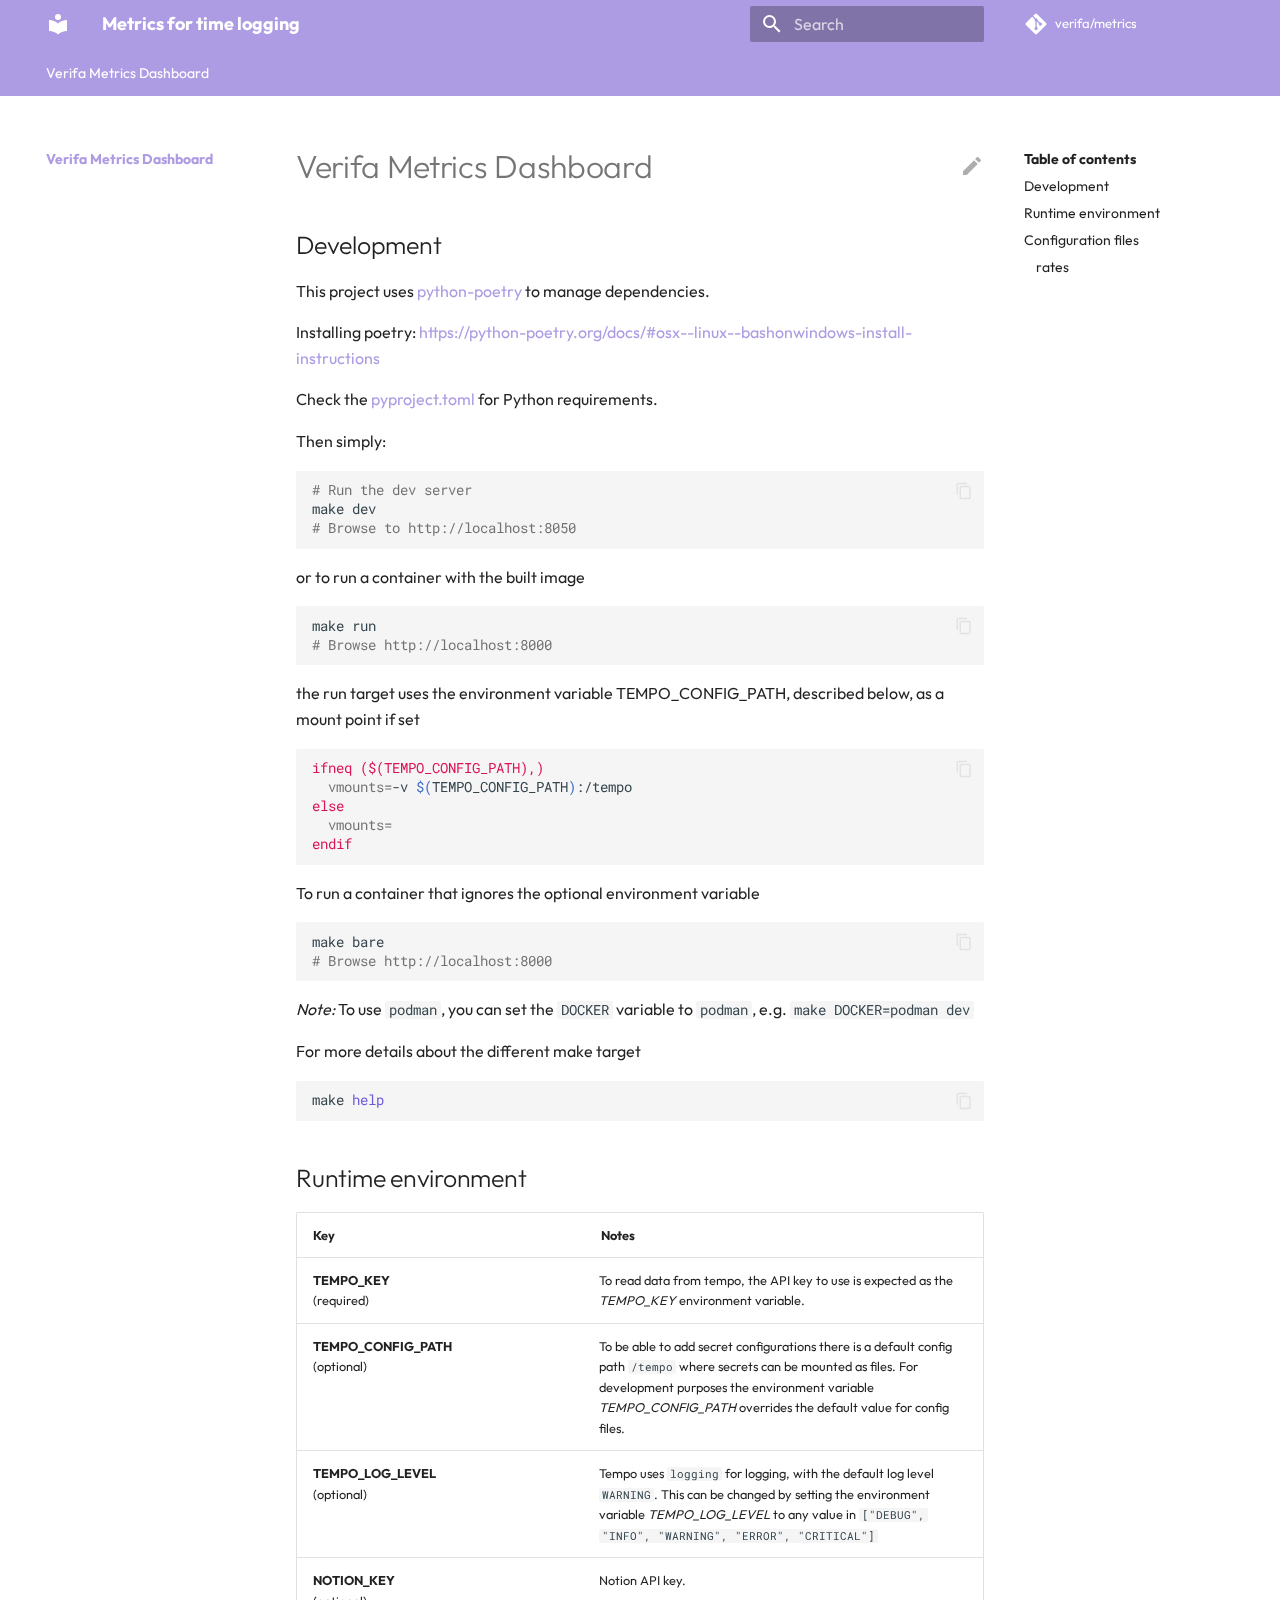
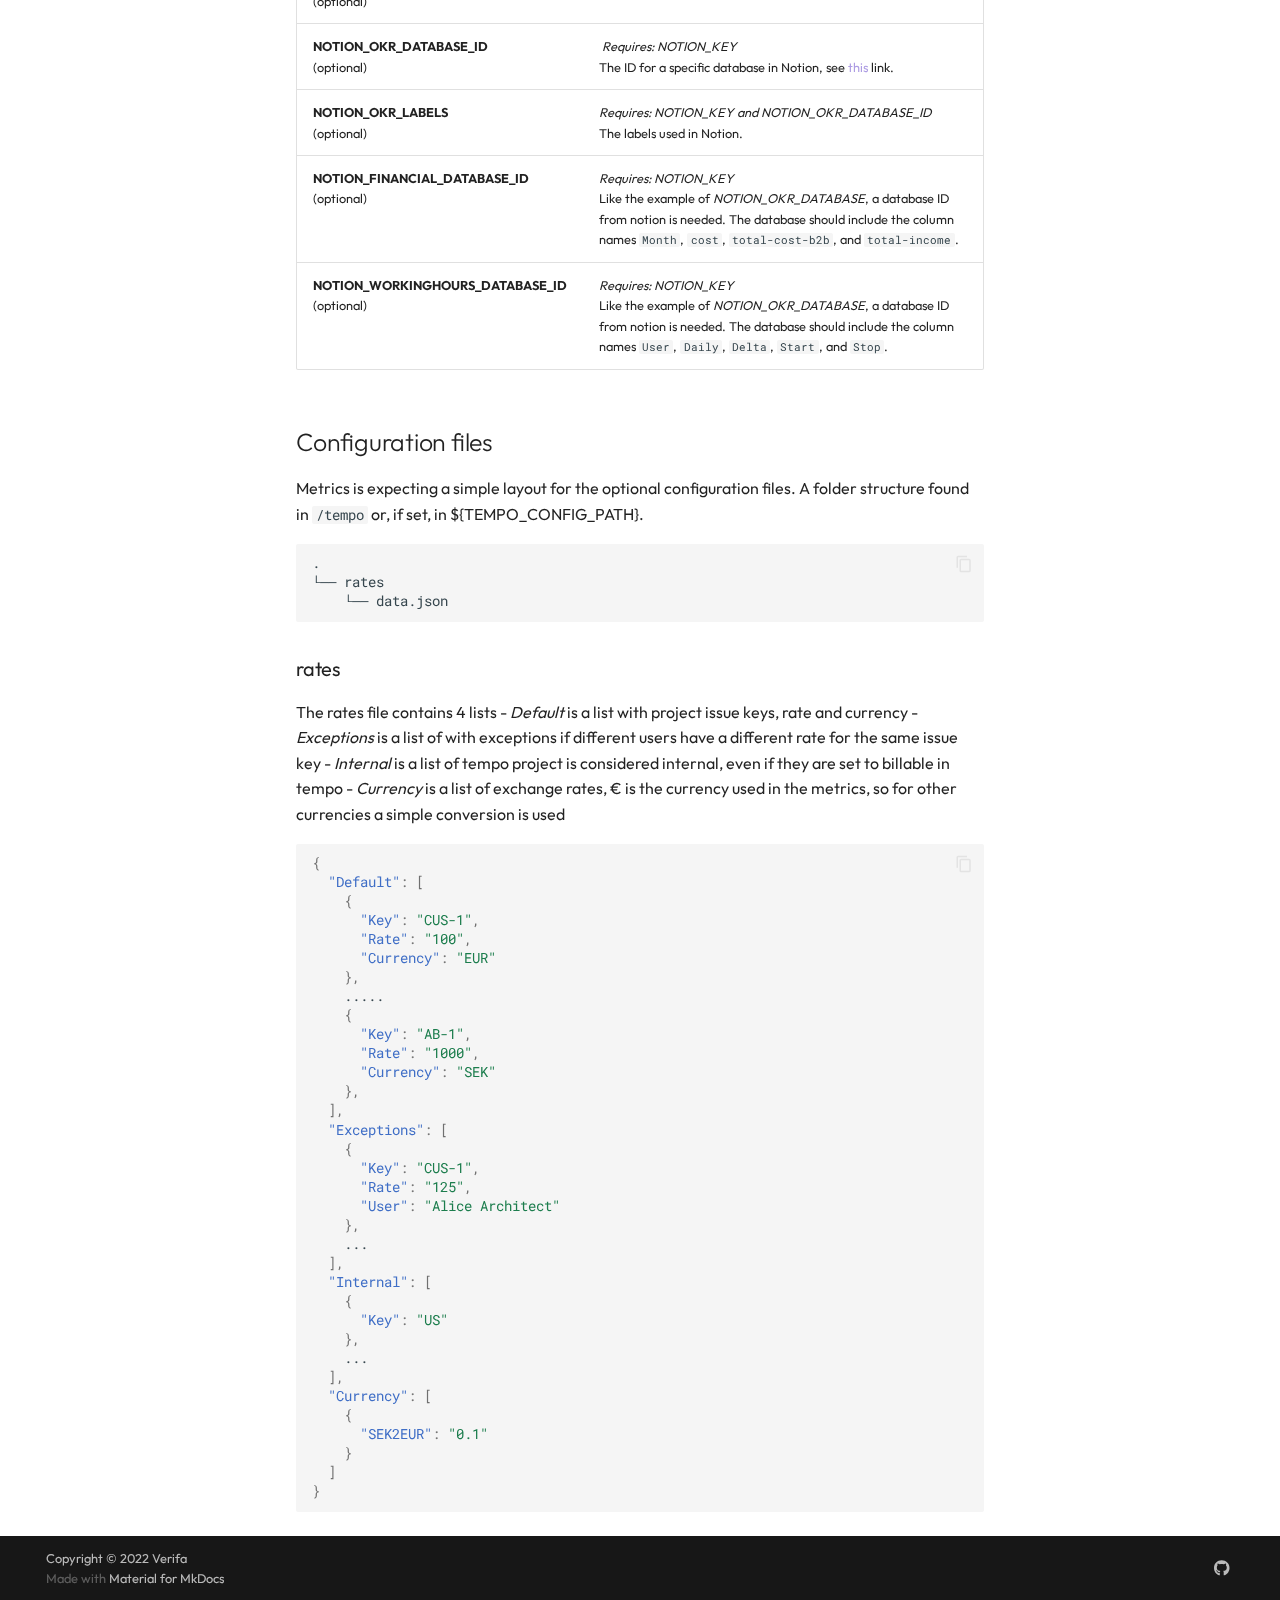
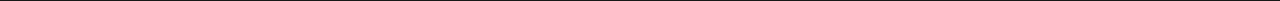
<file: index.html>
<!doctype html>
<html lang="en" class="no-js">
  <head>
    
      <meta charset="utf-8">
      <meta name="viewport" content="width=device-width,initial-scale=1">
      
        <meta name="description" content="A way to display metrics from your time logging system">
      
      
      
        <link rel="canonical" href="https://metrics.verifa.io/">
      
      <link rel="icon" href="assets/images/favicon.png">
      <meta name="generator" content="mkdocs-1.4.2, mkdocs-material-8.5.9">
    
    
      
        <title>Metrics for time logging</title>
      
    
    
      <link rel="stylesheet" href="assets/stylesheets/main.20d9efc8.min.css">
      
        
        <link rel="stylesheet" href="assets/stylesheets/palette.08040f6c.min.css">
        
      
      

    
    
    
      
        
        
        <link rel="preconnect" href="https://fonts.gstatic.com" crossorigin>
        <link rel="stylesheet" href="https://fonts.googleapis.com/css?family=Outfit:300,300i,400,400i,700,700i%7CRoboto+Mono:400,400i,700,700i&display=fallback">
        <style>:root{--md-text-font:"Outfit";--md-code-font:"Roboto Mono"}</style>
      
    
    
      <link rel="stylesheet" href="stylesheets/theme.css">
    
    <script>__md_scope=new URL(".",location),__md_hash=e=>[...e].reduce((e,_)=>(e<<5)-e+_.charCodeAt(0),0),__md_get=(e,_=localStorage,t=__md_scope)=>JSON.parse(_.getItem(t.pathname+"."+e)),__md_set=(e,_,t=localStorage,a=__md_scope)=>{try{t.setItem(a.pathname+"."+e,JSON.stringify(_))}catch(e){}}</script>
    
      

    
    
    
  </head>
  
  
    
    
    
    
    
    <body dir="ltr" data-md-color-scheme="default" data-md-color-primary="indigo" data-md-color-accent="indigo">
  
    
    
    <input class="md-toggle" data-md-toggle="drawer" type="checkbox" id="__drawer" autocomplete="off">
    <input class="md-toggle" data-md-toggle="search" type="checkbox" id="__search" autocomplete="off">
    <label class="md-overlay" for="__drawer"></label>
    <div data-md-component="skip">
      
        
        <a href="#verifa-metrics-dashboard" class="md-skip">
          Skip to content
        </a>
      
    </div>
    <div data-md-component="announce">
      
    </div>
    
    
      

<header class="md-header" data-md-component="header">
  <nav class="md-header__inner md-grid" aria-label="Header">
    <a href="." title="Metrics for time logging" class="md-header__button md-logo" aria-label="Metrics for time logging" data-md-component="logo">
      
  
  <svg xmlns="http://www.w3.org/2000/svg" viewBox="0 0 24 24"><path d="M12 8a3 3 0 0 0 3-3 3 3 0 0 0-3-3 3 3 0 0 0-3 3 3 3 0 0 0 3 3m0 3.54C9.64 9.35 6.5 8 3 8v11c3.5 0 6.64 1.35 9 3.54 2.36-2.19 5.5-3.54 9-3.54V8c-3.5 0-6.64 1.35-9 3.54Z"/></svg>

    </a>
    <label class="md-header__button md-icon" for="__drawer">
      <svg xmlns="http://www.w3.org/2000/svg" viewBox="0 0 24 24"><path d="M3 6h18v2H3V6m0 5h18v2H3v-2m0 5h18v2H3v-2Z"/></svg>
    </label>
    <div class="md-header__title" data-md-component="header-title">
      <div class="md-header__ellipsis">
        <div class="md-header__topic">
          <span class="md-ellipsis">
            Metrics for time logging
          </span>
        </div>
        <div class="md-header__topic" data-md-component="header-topic">
          <span class="md-ellipsis">
            
              Verifa Metrics Dashboard
            
          </span>
        </div>
      </div>
    </div>
    
    
    
      <label class="md-header__button md-icon" for="__search">
        <svg xmlns="http://www.w3.org/2000/svg" viewBox="0 0 24 24"><path d="M9.5 3A6.5 6.5 0 0 1 16 9.5c0 1.61-.59 3.09-1.56 4.23l.27.27h.79l5 5-1.5 1.5-5-5v-.79l-.27-.27A6.516 6.516 0 0 1 9.5 16 6.5 6.5 0 0 1 3 9.5 6.5 6.5 0 0 1 9.5 3m0 2C7 5 5 7 5 9.5S7 14 9.5 14 14 12 14 9.5 12 5 9.5 5Z"/></svg>
      </label>
      <div class="md-search" data-md-component="search" role="dialog">
  <label class="md-search__overlay" for="__search"></label>
  <div class="md-search__inner" role="search">
    <form class="md-search__form" name="search">
      <input type="text" class="md-search__input" name="query" aria-label="Search" placeholder="Search" autocapitalize="off" autocorrect="off" autocomplete="off" spellcheck="false" data-md-component="search-query" required>
      <label class="md-search__icon md-icon" for="__search">
        <svg xmlns="http://www.w3.org/2000/svg" viewBox="0 0 24 24"><path d="M9.5 3A6.5 6.5 0 0 1 16 9.5c0 1.61-.59 3.09-1.56 4.23l.27.27h.79l5 5-1.5 1.5-5-5v-.79l-.27-.27A6.516 6.516 0 0 1 9.5 16 6.5 6.5 0 0 1 3 9.5 6.5 6.5 0 0 1 9.5 3m0 2C7 5 5 7 5 9.5S7 14 9.5 14 14 12 14 9.5 12 5 9.5 5Z"/></svg>
        <svg xmlns="http://www.w3.org/2000/svg" viewBox="0 0 24 24"><path d="M20 11v2H8l5.5 5.5-1.42 1.42L4.16 12l7.92-7.92L13.5 5.5 8 11h12Z"/></svg>
      </label>
      <nav class="md-search__options" aria-label="Search">
        
        <button type="reset" class="md-search__icon md-icon" title="Clear" aria-label="Clear" tabindex="-1">
          <svg xmlns="http://www.w3.org/2000/svg" viewBox="0 0 24 24"><path d="M19 6.41 17.59 5 12 10.59 6.41 5 5 6.41 10.59 12 5 17.59 6.41 19 12 13.41 17.59 19 19 17.59 13.41 12 19 6.41Z"/></svg>
        </button>
      </nav>
      
    </form>
    <div class="md-search__output">
      <div class="md-search__scrollwrap" data-md-scrollfix>
        <div class="md-search-result" data-md-component="search-result">
          <div class="md-search-result__meta">
            Initializing search
          </div>
          <ol class="md-search-result__list"></ol>
        </div>
      </div>
    </div>
  </div>
</div>
    
    
      <div class="md-header__source">
        <a href="https://github.com/verifa/metrics" title="Go to repository" class="md-source" data-md-component="source">
  <div class="md-source__icon md-icon">
    
    <svg xmlns="http://www.w3.org/2000/svg" viewBox="0 0 448 512"><!--! Font Awesome Free 6.2.0 by @fontawesome - https://fontawesome.com License - https://fontawesome.com/license/free (Icons: CC BY 4.0, Fonts: SIL OFL 1.1, Code: MIT License) Copyright 2022 Fonticons, Inc.--><path d="M439.55 236.05 244 40.45a28.87 28.87 0 0 0-40.81 0l-40.66 40.63 51.52 51.52c27.06-9.14 52.68 16.77 43.39 43.68l49.66 49.66c34.23-11.8 61.18 31 35.47 56.69-26.49 26.49-70.21-2.87-56-37.34L240.22 199v121.85c25.3 12.54 22.26 41.85 9.08 55a34.34 34.34 0 0 1-48.55 0c-17.57-17.6-11.07-46.91 11.25-56v-123c-20.8-8.51-24.6-30.74-18.64-45L142.57 101 8.45 235.14a28.86 28.86 0 0 0 0 40.81l195.61 195.6a28.86 28.86 0 0 0 40.8 0l194.69-194.69a28.86 28.86 0 0 0 0-40.81z"/></svg>
  </div>
  <div class="md-source__repository">
    verifa/metrics
  </div>
</a>
      </div>
    
  </nav>
  
</header>
    
    <div class="md-container" data-md-component="container">
      
      
        
          
            
<nav class="md-tabs" aria-label="Tabs" data-md-component="tabs">
  <div class="md-tabs__inner md-grid">
    <ul class="md-tabs__list">
      
        
  
  
    
  


  <li class="md-tabs__item">
    <a href="." class="md-tabs__link md-tabs__link--active">
      Verifa Metrics Dashboard
    </a>
  </li>

      
    </ul>
  </div>
</nav>
          
        
      
      <main class="md-main" data-md-component="main">
        <div class="md-main__inner md-grid">
          
            
              
              <div class="md-sidebar md-sidebar--primary" data-md-component="sidebar" data-md-type="navigation" >
                <div class="md-sidebar__scrollwrap">
                  <div class="md-sidebar__inner">
                    

  


<nav class="md-nav md-nav--primary md-nav--lifted" aria-label="Navigation" data-md-level="0">
  <label class="md-nav__title" for="__drawer">
    <a href="." title="Metrics for time logging" class="md-nav__button md-logo" aria-label="Metrics for time logging" data-md-component="logo">
      
  
  <svg xmlns="http://www.w3.org/2000/svg" viewBox="0 0 24 24"><path d="M12 8a3 3 0 0 0 3-3 3 3 0 0 0-3-3 3 3 0 0 0-3 3 3 3 0 0 0 3 3m0 3.54C9.64 9.35 6.5 8 3 8v11c3.5 0 6.64 1.35 9 3.54 2.36-2.19 5.5-3.54 9-3.54V8c-3.5 0-6.64 1.35-9 3.54Z"/></svg>

    </a>
    Metrics for time logging
  </label>
  
    <div class="md-nav__source">
      <a href="https://github.com/verifa/metrics" title="Go to repository" class="md-source" data-md-component="source">
  <div class="md-source__icon md-icon">
    
    <svg xmlns="http://www.w3.org/2000/svg" viewBox="0 0 448 512"><!--! Font Awesome Free 6.2.0 by @fontawesome - https://fontawesome.com License - https://fontawesome.com/license/free (Icons: CC BY 4.0, Fonts: SIL OFL 1.1, Code: MIT License) Copyright 2022 Fonticons, Inc.--><path d="M439.55 236.05 244 40.45a28.87 28.87 0 0 0-40.81 0l-40.66 40.63 51.52 51.52c27.06-9.14 52.68 16.77 43.39 43.68l49.66 49.66c34.23-11.8 61.18 31 35.47 56.69-26.49 26.49-70.21-2.87-56-37.34L240.22 199v121.85c25.3 12.54 22.26 41.85 9.08 55a34.34 34.34 0 0 1-48.55 0c-17.57-17.6-11.07-46.91 11.25-56v-123c-20.8-8.51-24.6-30.74-18.64-45L142.57 101 8.45 235.14a28.86 28.86 0 0 0 0 40.81l195.61 195.6a28.86 28.86 0 0 0 40.8 0l194.69-194.69a28.86 28.86 0 0 0 0-40.81z"/></svg>
  </div>
  <div class="md-source__repository">
    verifa/metrics
  </div>
</a>
    </div>
  
  <ul class="md-nav__list" data-md-scrollfix>
    
      
      
      

  
  
    
  
  
    <li class="md-nav__item md-nav__item--active">
      
      <input class="md-nav__toggle md-toggle" data-md-toggle="toc" type="checkbox" id="__toc">
      
      
        
      
      
        <label class="md-nav__link md-nav__link--active" for="__toc">
          Verifa Metrics Dashboard
          <span class="md-nav__icon md-icon"></span>
        </label>
      
      <a href="." class="md-nav__link md-nav__link--active">
        Verifa Metrics Dashboard
      </a>
      
        

<nav class="md-nav md-nav--secondary" aria-label="Table of contents">
  
  
  
    
  
  
    <label class="md-nav__title" for="__toc">
      <span class="md-nav__icon md-icon"></span>
      Table of contents
    </label>
    <ul class="md-nav__list" data-md-component="toc" data-md-scrollfix>
      
        <li class="md-nav__item">
  <a href="#development" class="md-nav__link">
    Development
  </a>
  
</li>
      
        <li class="md-nav__item">
  <a href="#runtime-environment" class="md-nav__link">
    Runtime environment
  </a>
  
</li>
      
        <li class="md-nav__item">
  <a href="#configuration-files" class="md-nav__link">
    Configuration files
  </a>
  
    <nav class="md-nav" aria-label="Configuration files">
      <ul class="md-nav__list">
        
          <li class="md-nav__item">
  <a href="#rates" class="md-nav__link">
    rates
  </a>
  
</li>
        
      </ul>
    </nav>
  
</li>
      
    </ul>
  
</nav>
      
    </li>
  

    
  </ul>
</nav>
                  </div>
                </div>
              </div>
            
            
              
              <div class="md-sidebar md-sidebar--secondary" data-md-component="sidebar" data-md-type="toc" >
                <div class="md-sidebar__scrollwrap">
                  <div class="md-sidebar__inner">
                    

<nav class="md-nav md-nav--secondary" aria-label="Table of contents">
  
  
  
    
  
  
    <label class="md-nav__title" for="__toc">
      <span class="md-nav__icon md-icon"></span>
      Table of contents
    </label>
    <ul class="md-nav__list" data-md-component="toc" data-md-scrollfix>
      
        <li class="md-nav__item">
  <a href="#development" class="md-nav__link">
    Development
  </a>
  
</li>
      
        <li class="md-nav__item">
  <a href="#runtime-environment" class="md-nav__link">
    Runtime environment
  </a>
  
</li>
      
        <li class="md-nav__item">
  <a href="#configuration-files" class="md-nav__link">
    Configuration files
  </a>
  
    <nav class="md-nav" aria-label="Configuration files">
      <ul class="md-nav__list">
        
          <li class="md-nav__item">
  <a href="#rates" class="md-nav__link">
    rates
  </a>
  
</li>
        
      </ul>
    </nav>
  
</li>
      
    </ul>
  
</nav>
                  </div>
                </div>
              </div>
            
          
          
            <div class="md-content" data-md-component="content">
              <article class="md-content__inner md-typeset">
                
                  
  



  <a href="https://github.com/verifa/metrics/edit/master/docs/index.md" title="Edit this page" class="md-content__button md-icon">
    
    <svg xmlns="http://www.w3.org/2000/svg" viewBox="0 0 24 24"><path d="M20.71 7.04c.39-.39.39-1.04 0-1.41l-2.34-2.34c-.37-.39-1.02-.39-1.41 0l-1.84 1.83 3.75 3.75M3 17.25V21h3.75L17.81 9.93l-3.75-3.75L3 17.25Z"/></svg>
  </a>


<h1 id="verifa-metrics-dashboard">Verifa Metrics Dashboard<a class="headerlink" href="#verifa-metrics-dashboard" title="Permanent link">&para;</a></h1>
<h2 id="development">Development<a class="headerlink" href="#development" title="Permanent link">&para;</a></h2>
<p>This project uses <a href="https://python-poetry.org/">python-poetry</a> to manage dependencies.</p>
<p>Installing poetry: <a href="https://python-poetry.org/docs/#osx--linux--bashonwindows-install-instructions">https://python-poetry.org/docs/#osx--linux--bashonwindows-install-instructions</a></p>
<p>Check the <a href="./pyproject.toml">pyproject.toml</a> for Python requirements.</p>
<p>Then simply:</p>
<div class="highlight"><pre><span></span><code><a id="__codelineno-0-1" name="__codelineno-0-1" href="#__codelineno-0-1"></a><span class="c1"># Run the dev server</span>
<a id="__codelineno-0-2" name="__codelineno-0-2" href="#__codelineno-0-2"></a>make<span class="w"> </span>dev
<a id="__codelineno-0-3" name="__codelineno-0-3" href="#__codelineno-0-3"></a><span class="c1"># Browse to http://localhost:8050</span>
</code></pre></div>
<p>or to run a container with the built image</p>
<div class="highlight"><pre><span></span><code><a id="__codelineno-1-1" name="__codelineno-1-1" href="#__codelineno-1-1"></a>make<span class="w"> </span>run
<a id="__codelineno-1-2" name="__codelineno-1-2" href="#__codelineno-1-2"></a><span class="c1"># Browse http://localhost:8000</span>
</code></pre></div>
<p>the run target uses the environment variable TEMPO_CONFIG_PATH, described below, as a mount point if set</p>
<div class="highlight"><pre><span></span><code><a id="__codelineno-2-1" name="__codelineno-2-1" href="#__codelineno-2-1"></a><span class="cp">ifneq ($(TEMPO_CONFIG_PATH),)</span>
<a id="__codelineno-2-2" name="__codelineno-2-2" href="#__codelineno-2-2"></a><span class="w">  </span><span class="nv">vmounts</span><span class="o">=</span>-v<span class="w"> </span><span class="k">$(</span>TEMPO_CONFIG_PATH<span class="k">)</span>:/tempo
<a id="__codelineno-2-3" name="__codelineno-2-3" href="#__codelineno-2-3"></a><span class="cp">else</span>
<a id="__codelineno-2-4" name="__codelineno-2-4" href="#__codelineno-2-4"></a><span class="w">  </span><span class="nv">vmounts</span><span class="o">=</span>
<a id="__codelineno-2-5" name="__codelineno-2-5" href="#__codelineno-2-5"></a><span class="cp">endif</span>
</code></pre></div>
<p>To run a container that ignores the optional environment variable</p>
<div class="highlight"><pre><span></span><code><a id="__codelineno-3-1" name="__codelineno-3-1" href="#__codelineno-3-1"></a>make<span class="w"> </span>bare
<a id="__codelineno-3-2" name="__codelineno-3-2" href="#__codelineno-3-2"></a><span class="c1"># Browse http://localhost:8000</span>
</code></pre></div>
<p><em>Note:</em> To use <code>podman</code>, you can set the <code>DOCKER</code> variable to <code>podman</code>, e.g. <code>make DOCKER=podman dev</code></p>
<p>For more details about the different make target</p>
<div class="highlight"><pre><span></span><code><a id="__codelineno-4-1" name="__codelineno-4-1" href="#__codelineno-4-1"></a>make<span class="w"> </span><span class="nb">help</span>
</code></pre></div>
<h2 id="runtime-environment">Runtime environment<a class="headerlink" href="#runtime-environment" title="Permanent link">&para;</a></h2>
<table>
<thead>
<tr>
<th>Key </th>
<th> Notes </th>
</tr>
</thead>
<tbody>
<tr>
<td><strong>TEMPO_KEY</strong><br/>(required)</td>
<td>To read data from tempo, the API key to use is expected as the <em>TEMPO_KEY</em> environment variable. </td>
</tr>
<tr>
<td><strong>TEMPO_CONFIG_PATH</strong><br/>(optional)</td>
<td>To be able to add secret configurations there is a default config path <code>/tempo</code> where secrets can be mounted as files. For development purposes the environment variable <em>TEMPO_CONFIG_PATH</em> overrides the default value for config files. </td>
</tr>
<tr>
<td><strong>TEMPO_LOG_LEVEL</strong><br/>(optional)</td>
<td>Tempo uses <code>logging</code> for logging, with the default log level <code>WARNING</code>. This can be changed by setting the environment variable <em>TEMPO_LOG_LEVEL</em> to any value in <code>["DEBUG", "INFO", "WARNING", "ERROR", "CRITICAL"]</code></td>
</tr>
<tr>
<td><strong>NOTION_KEY</strong><br/>(optional)</td>
<td>Notion API key.</td>
</tr>
<tr>
<td><strong>NOTION_OKR_DATABASE_ID</strong><br/>(optional) </td>
<td> <em>Requires: NOTION_KEY</em><br/>The ID for a specific database in Notion, see <a href="https://stackoverflow.com/questions/67728038/where-to-find-database-id-for-my-database-in-notion">this</a> link.</td>
</tr>
<tr>
<td><strong>NOTION_OKR_LABELS</strong><br/>(optional)</td>
<td><em>Requires: NOTION_KEY and NOTION_OKR_DATABASE_ID</em><br/>The labels used in Notion.</td>
</tr>
<tr>
<td><strong>NOTION_FINANCIAL_DATABASE_ID</strong><br/>(optional)</td>
<td><em>Requires: NOTION_KEY</em><br/>Like the example of <em>NOTION_OKR_DATABASE</em>, a database ID from notion is needed. The database should include the column names <code>Month</code>, <code>cost</code>, <code>total-cost-b2b</code>, and <code>total-income</code>.</td>
</tr>
<tr>
<td><strong>NOTION_WORKINGHOURS_DATABASE_ID</strong><br/>(optional)</td>
<td><em>Requires: NOTION_KEY</em><br/>Like the example of <em>NOTION_OKR_DATABASE</em>, a database ID from notion is needed. The database should include the column names <code>User</code>, <code>Daily</code>, <code>Delta</code>, <code>Start</code>, and <code>Stop</code>.</td>
</tr>
</tbody>
</table>
<h2 id="configuration-files">Configuration files<a class="headerlink" href="#configuration-files" title="Permanent link">&para;</a></h2>
<p>Metrics is expecting a simple layout for the optional configuration files. A folder structure found in <code>/tempo</code> or, if set, in ${TEMPO_CONFIG_PATH}.</p>
<div class="highlight"><pre><span></span><code><a id="__codelineno-5-1" name="__codelineno-5-1" href="#__codelineno-5-1"></a>.
<a id="__codelineno-5-2" name="__codelineno-5-2" href="#__codelineno-5-2"></a>└──<span class="w"> </span>rates
<a id="__codelineno-5-3" name="__codelineno-5-3" href="#__codelineno-5-3"></a><span class="w">    </span>└──<span class="w"> </span>data.json
</code></pre></div>
<h3 id="rates">rates<a class="headerlink" href="#rates" title="Permanent link">&para;</a></h3>
<p>The rates file contains 4 lists
- <em>Default</em> is a list with project issue keys, rate and currency
- <em>Exceptions</em> is a list of with exceptions if different users have a different rate for the same issue key
- <em>Internal</em> is a list of tempo project is considered internal, even if they are set to billable in tempo
- <em>Currency</em> is a list of exchange rates, € is the currency used in the metrics, so for other currencies a simple conversion is used</p>
<div class="highlight"><pre><span></span><code><a id="__codelineno-6-1" name="__codelineno-6-1" href="#__codelineno-6-1"></a><span class="p">{</span>
<a id="__codelineno-6-2" name="__codelineno-6-2" href="#__codelineno-6-2"></a><span class="w">  </span><span class="nt">&quot;Default&quot;</span><span class="p">:</span><span class="w"> </span><span class="p">[</span>
<a id="__codelineno-6-3" name="__codelineno-6-3" href="#__codelineno-6-3"></a><span class="w">    </span><span class="p">{</span>
<a id="__codelineno-6-4" name="__codelineno-6-4" href="#__codelineno-6-4"></a><span class="w">      </span><span class="nt">&quot;Key&quot;</span><span class="p">:</span><span class="w"> </span><span class="s2">&quot;CUS-1&quot;</span><span class="p">,</span>
<a id="__codelineno-6-5" name="__codelineno-6-5" href="#__codelineno-6-5"></a><span class="w">      </span><span class="nt">&quot;Rate&quot;</span><span class="p">:</span><span class="w"> </span><span class="s2">&quot;100&quot;</span><span class="p">,</span>
<a id="__codelineno-6-6" name="__codelineno-6-6" href="#__codelineno-6-6"></a><span class="w">      </span><span class="nt">&quot;Currency&quot;</span><span class="p">:</span><span class="w"> </span><span class="s2">&quot;EUR&quot;</span>
<a id="__codelineno-6-7" name="__codelineno-6-7" href="#__codelineno-6-7"></a><span class="w">    </span><span class="p">},</span>
<a id="__codelineno-6-8" name="__codelineno-6-8" href="#__codelineno-6-8"></a><span class="w">    </span><span class="err">.....</span>
<a id="__codelineno-6-9" name="__codelineno-6-9" href="#__codelineno-6-9"></a><span class="w">    </span><span class="p">{</span>
<a id="__codelineno-6-10" name="__codelineno-6-10" href="#__codelineno-6-10"></a><span class="w">      </span><span class="nt">&quot;Key&quot;</span><span class="p">:</span><span class="w"> </span><span class="s2">&quot;AB-1&quot;</span><span class="p">,</span>
<a id="__codelineno-6-11" name="__codelineno-6-11" href="#__codelineno-6-11"></a><span class="w">      </span><span class="nt">&quot;Rate&quot;</span><span class="p">:</span><span class="w"> </span><span class="s2">&quot;1000&quot;</span><span class="p">,</span>
<a id="__codelineno-6-12" name="__codelineno-6-12" href="#__codelineno-6-12"></a><span class="w">      </span><span class="nt">&quot;Currency&quot;</span><span class="p">:</span><span class="w"> </span><span class="s2">&quot;SEK&quot;</span>
<a id="__codelineno-6-13" name="__codelineno-6-13" href="#__codelineno-6-13"></a><span class="w">    </span><span class="p">},</span>
<a id="__codelineno-6-14" name="__codelineno-6-14" href="#__codelineno-6-14"></a><span class="w">  </span><span class="p">],</span>
<a id="__codelineno-6-15" name="__codelineno-6-15" href="#__codelineno-6-15"></a><span class="w">  </span><span class="nt">&quot;Exceptions&quot;</span><span class="p">:</span><span class="w"> </span><span class="p">[</span>
<a id="__codelineno-6-16" name="__codelineno-6-16" href="#__codelineno-6-16"></a><span class="w">    </span><span class="p">{</span>
<a id="__codelineno-6-17" name="__codelineno-6-17" href="#__codelineno-6-17"></a><span class="w">      </span><span class="nt">&quot;Key&quot;</span><span class="p">:</span><span class="w"> </span><span class="s2">&quot;CUS-1&quot;</span><span class="p">,</span>
<a id="__codelineno-6-18" name="__codelineno-6-18" href="#__codelineno-6-18"></a><span class="w">      </span><span class="nt">&quot;Rate&quot;</span><span class="p">:</span><span class="w"> </span><span class="s2">&quot;125&quot;</span><span class="p">,</span>
<a id="__codelineno-6-19" name="__codelineno-6-19" href="#__codelineno-6-19"></a><span class="w">      </span><span class="nt">&quot;User&quot;</span><span class="p">:</span><span class="w"> </span><span class="s2">&quot;Alice Architect&quot;</span>
<a id="__codelineno-6-20" name="__codelineno-6-20" href="#__codelineno-6-20"></a><span class="w">    </span><span class="p">},</span>
<a id="__codelineno-6-21" name="__codelineno-6-21" href="#__codelineno-6-21"></a><span class="w">    </span><span class="err">...</span>
<a id="__codelineno-6-22" name="__codelineno-6-22" href="#__codelineno-6-22"></a><span class="w">  </span><span class="p">],</span>
<a id="__codelineno-6-23" name="__codelineno-6-23" href="#__codelineno-6-23"></a><span class="w">  </span><span class="nt">&quot;Internal&quot;</span><span class="p">:</span><span class="w"> </span><span class="p">[</span>
<a id="__codelineno-6-24" name="__codelineno-6-24" href="#__codelineno-6-24"></a><span class="w">    </span><span class="p">{</span>
<a id="__codelineno-6-25" name="__codelineno-6-25" href="#__codelineno-6-25"></a><span class="w">      </span><span class="nt">&quot;Key&quot;</span><span class="p">:</span><span class="w"> </span><span class="s2">&quot;US&quot;</span>
<a id="__codelineno-6-26" name="__codelineno-6-26" href="#__codelineno-6-26"></a><span class="w">    </span><span class="p">},</span>
<a id="__codelineno-6-27" name="__codelineno-6-27" href="#__codelineno-6-27"></a><span class="w">    </span><span class="err">...</span>
<a id="__codelineno-6-28" name="__codelineno-6-28" href="#__codelineno-6-28"></a><span class="w">  </span><span class="p">],</span>
<a id="__codelineno-6-29" name="__codelineno-6-29" href="#__codelineno-6-29"></a><span class="w">  </span><span class="nt">&quot;Currency&quot;</span><span class="p">:</span><span class="w"> </span><span class="p">[</span>
<a id="__codelineno-6-30" name="__codelineno-6-30" href="#__codelineno-6-30"></a><span class="w">    </span><span class="p">{</span>
<a id="__codelineno-6-31" name="__codelineno-6-31" href="#__codelineno-6-31"></a><span class="w">      </span><span class="nt">&quot;SEK2EUR&quot;</span><span class="p">:</span><span class="w"> </span><span class="s2">&quot;0.1&quot;</span>
<a id="__codelineno-6-32" name="__codelineno-6-32" href="#__codelineno-6-32"></a><span class="w">    </span><span class="p">}</span>
<a id="__codelineno-6-33" name="__codelineno-6-33" href="#__codelineno-6-33"></a><span class="w">  </span><span class="p">]</span>
<a id="__codelineno-6-34" name="__codelineno-6-34" href="#__codelineno-6-34"></a><span class="p">}</span>
</code></pre></div>





                
              </article>
            </div>
          
          
        </div>
        
          <a href="#" class="md-top md-icon" data-md-component="top" hidden>
            <svg xmlns="http://www.w3.org/2000/svg" viewBox="0 0 24 24"><path d="M13 20h-2V8l-5.5 5.5-1.42-1.42L12 4.16l7.92 7.92-1.42 1.42L13 8v12Z"/></svg>
            Back to top
          </a>
        
      </main>
      
        <footer class="md-footer">
  
  <div class="md-footer-meta md-typeset">
    <div class="md-footer-meta__inner md-grid">
      <div class="md-copyright">
  
    <div class="md-copyright__highlight">
      Copyright &copy; 2022 Verifa
    </div>
  
  
    Made with
    <a href="https://squidfunk.github.io/mkdocs-material/" target="_blank" rel="noopener">
      Material for MkDocs
    </a>
  
</div>
      
        <div class="md-social">
  
    
    
      
      
    
    <a href="https://github.com/verifa" target="_blank" rel="noopener" title="github.com" class="md-social__link">
      <svg xmlns="http://www.w3.org/2000/svg" viewBox="0 0 496 512"><!--! Font Awesome Free 6.2.0 by @fontawesome - https://fontawesome.com License - https://fontawesome.com/license/free (Icons: CC BY 4.0, Fonts: SIL OFL 1.1, Code: MIT License) Copyright 2022 Fonticons, Inc.--><path d="M165.9 397.4c0 2-2.3 3.6-5.2 3.6-3.3.3-5.6-1.3-5.6-3.6 0-2 2.3-3.6 5.2-3.6 3-.3 5.6 1.3 5.6 3.6zm-31.1-4.5c-.7 2 1.3 4.3 4.3 4.9 2.6 1 5.6 0 6.2-2s-1.3-4.3-4.3-5.2c-2.6-.7-5.5.3-6.2 2.3zm44.2-1.7c-2.9.7-4.9 2.6-4.6 4.9.3 2 2.9 3.3 5.9 2.6 2.9-.7 4.9-2.6 4.6-4.6-.3-1.9-3-3.2-5.9-2.9zM244.8 8C106.1 8 0 113.3 0 252c0 110.9 69.8 205.8 169.5 239.2 12.8 2.3 17.3-5.6 17.3-12.1 0-6.2-.3-40.4-.3-61.4 0 0-70 15-84.7-29.8 0 0-11.4-29.1-27.8-36.6 0 0-22.9-15.7 1.6-15.4 0 0 24.9 2 38.6 25.8 21.9 38.6 58.6 27.5 72.9 20.9 2.3-16 8.8-27.1 16-33.7-55.9-6.2-112.3-14.3-112.3-110.5 0-27.5 7.6-41.3 23.6-58.9-2.6-6.5-11.1-33.3 2.6-67.9 20.9-6.5 69 27 69 27 20-5.6 41.5-8.5 62.8-8.5s42.8 2.9 62.8 8.5c0 0 48.1-33.6 69-27 13.7 34.7 5.2 61.4 2.6 67.9 16 17.7 25.8 31.5 25.8 58.9 0 96.5-58.9 104.2-114.8 110.5 9.2 7.9 17 22.9 17 46.4 0 33.7-.3 75.4-.3 83.6 0 6.5 4.6 14.4 17.3 12.1C428.2 457.8 496 362.9 496 252 496 113.3 383.5 8 244.8 8zM97.2 352.9c-1.3 1-1 3.3.7 5.2 1.6 1.6 3.9 2.3 5.2 1 1.3-1 1-3.3-.7-5.2-1.6-1.6-3.9-2.3-5.2-1zm-10.8-8.1c-.7 1.3.3 2.9 2.3 3.9 1.6 1 3.6.7 4.3-.7.7-1.3-.3-2.9-2.3-3.9-2-.6-3.6-.3-4.3.7zm32.4 35.6c-1.6 1.3-1 4.3 1.3 6.2 2.3 2.3 5.2 2.6 6.5 1 1.3-1.3.7-4.3-1.3-6.2-2.2-2.3-5.2-2.6-6.5-1zm-11.4-14.7c-1.6 1-1.6 3.6 0 5.9 1.6 2.3 4.3 3.3 5.6 2.3 1.6-1.3 1.6-3.9 0-6.2-1.4-2.3-4-3.3-5.6-2z"/></svg>
    </a>
  
</div>
      
    </div>
  </div>
</footer>
      
    </div>
    <div class="md-dialog" data-md-component="dialog">
      <div class="md-dialog__inner md-typeset"></div>
    </div>
    
    <script id="__config" type="application/json">{"base": ".", "features": ["navigation.indexes", "navigation.sections", "navigation.tabs", "navigation.top", "content.code.annotate", "toc.follow"], "search": "assets/javascripts/workers/search.16e2a7d4.min.js", "translations": {"clipboard.copied": "Copied to clipboard", "clipboard.copy": "Copy to clipboard", "search.config.lang": "en", "search.config.pipeline": "trimmer, stopWordFilter", "search.config.separator": "[\\s\\-]+", "search.placeholder": "Search", "search.result.more.one": "1 more on this page", "search.result.more.other": "# more on this page", "search.result.none": "No matching documents", "search.result.one": "1 matching document", "search.result.other": "# matching documents", "search.result.placeholder": "Type to start searching", "search.result.term.missing": "Missing", "select.version.title": "Select version"}}</script>
    
    
      <script src="assets/javascripts/bundle.d6c3db9e.min.js"></script>
      
    
  </body>
</html>
</file>
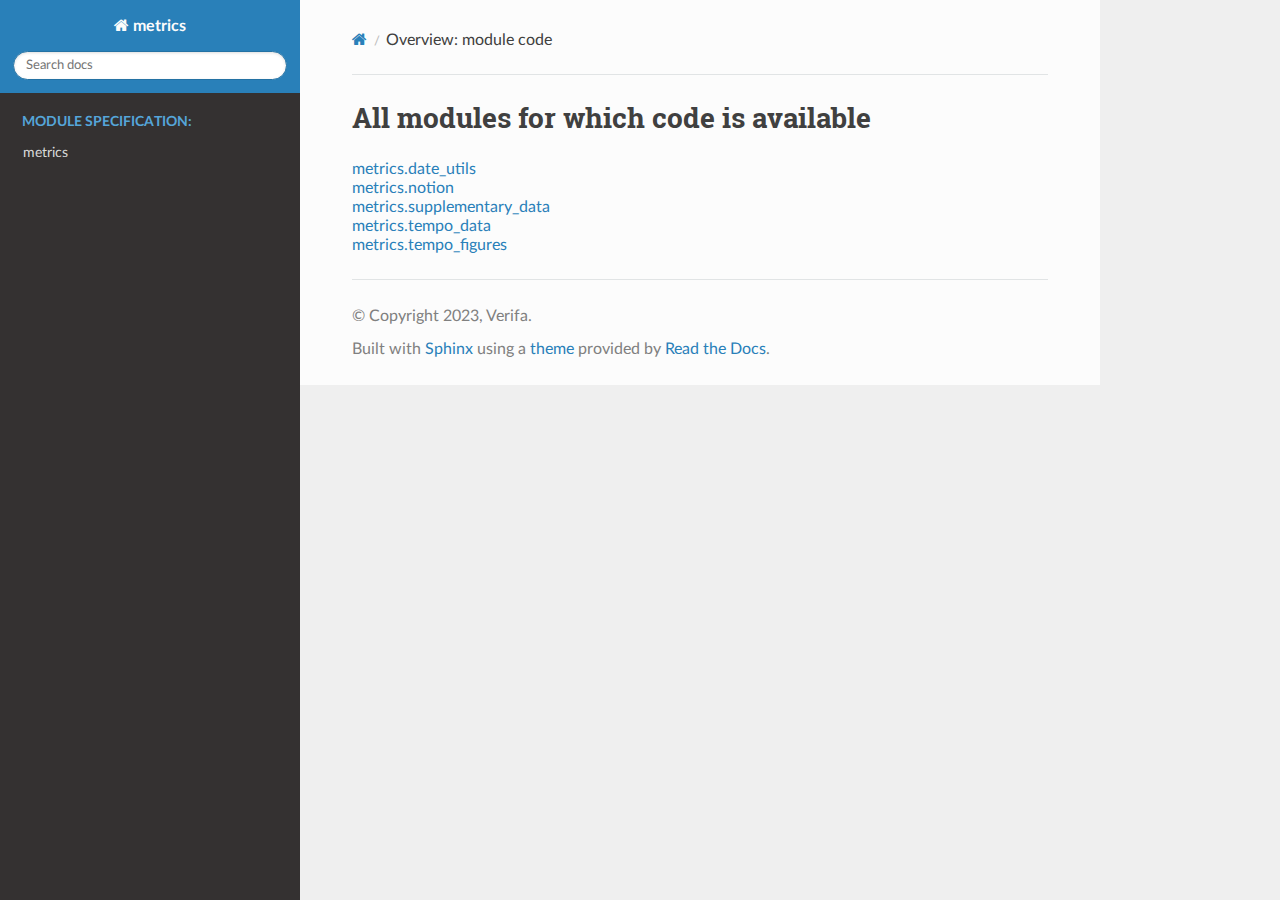
<file: docs/_modules/index.html>
<!DOCTYPE html>
<html class="writer-html5" lang="en" >
<head>
  <meta charset="utf-8" />
  <meta name="viewport" content="width=device-width, initial-scale=1.0" />
  <title>Overview: module code &mdash; metrics 0.0.1 documentation</title>
      <link rel="stylesheet" href="../_static/pygments.css" type="text/css" />
      <link rel="stylesheet" href="../_static/css/theme.css" type="text/css" />
  <!--[if lt IE 9]>
    <script src="../_static/js/html5shiv.min.js"></script>
  <![endif]-->
  
        <script data-url_root="../" id="documentation_options" src="../_static/documentation_options.js"></script>
        <script src="../_static/doctools.js"></script>
        <script src="../_static/sphinx_highlight.js"></script>
    <script src="../_static/js/theme.js"></script>
    <link rel="index" title="Index" href="../genindex.html" />
    <link rel="search" title="Search" href="../search.html" /> 
</head>

<body class="wy-body-for-nav"> 
  <div class="wy-grid-for-nav">
    <nav data-toggle="wy-nav-shift" class="wy-nav-side">
      <div class="wy-side-scroll">
        <div class="wy-side-nav-search" >

          
          
          <a href="../index.html" class="icon icon-home">
            metrics
          </a>
<div role="search">
  <form id="rtd-search-form" class="wy-form" action="../search.html" method="get">
    <input type="text" name="q" placeholder="Search docs" aria-label="Search docs" />
    <input type="hidden" name="check_keywords" value="yes" />
    <input type="hidden" name="area" value="default" />
  </form>
</div>
        </div><div class="wy-menu wy-menu-vertical" data-spy="affix" role="navigation" aria-label="Navigation menu">
              <p class="caption" role="heading"><span class="caption-text">Module specification:</span></p>
<ul>
<li class="toctree-l1"><a class="reference internal" href="../modules.html">metrics</a></li>
</ul>

        </div>
      </div>
    </nav>

    <section data-toggle="wy-nav-shift" class="wy-nav-content-wrap"><nav class="wy-nav-top" aria-label="Mobile navigation menu" >
          <i data-toggle="wy-nav-top" class="fa fa-bars"></i>
          <a href="../index.html">metrics</a>
      </nav>

      <div class="wy-nav-content">
        <div class="rst-content">
          <div role="navigation" aria-label="Page navigation">
  <ul class="wy-breadcrumbs">
      <li><a href="../index.html" class="icon icon-home" aria-label="Home"></a></li>
      <li class="breadcrumb-item active">Overview: module code</li>
      <li class="wy-breadcrumbs-aside">
      </li>
  </ul>
  <hr/>
</div>
          <div role="main" class="document" itemscope="itemscope" itemtype="http://schema.org/Article">
           <div itemprop="articleBody">
             
  <h1>All modules for which code is available</h1>
<ul><li><a href="metrics/date_utils.html">metrics.date_utils</a></li>
<li><a href="metrics/notion.html">metrics.notion</a></li>
<li><a href="metrics/supplementary_data.html">metrics.supplementary_data</a></li>
<li><a href="metrics/tempo_data.html">metrics.tempo_data</a></li>
<li><a href="metrics/tempo_figures.html">metrics.tempo_figures</a></li>
</ul>

           </div>
          </div>
          <footer>

  <hr/>

  <div role="contentinfo">
    <p>&#169; Copyright 2023, Verifa.</p>
  </div>

  Built with <a href="https://www.sphinx-doc.org/">Sphinx</a> using a
    <a href="https://github.com/readthedocs/sphinx_rtd_theme">theme</a>
    provided by <a href="https://readthedocs.org">Read the Docs</a>.
   

</footer>
        </div>
      </div>
    </section>
  </div>
  <script>
      jQuery(function () {
          SphinxRtdTheme.Navigation.enable(true);
      });
  </script> 

</body>
</html>
</file>
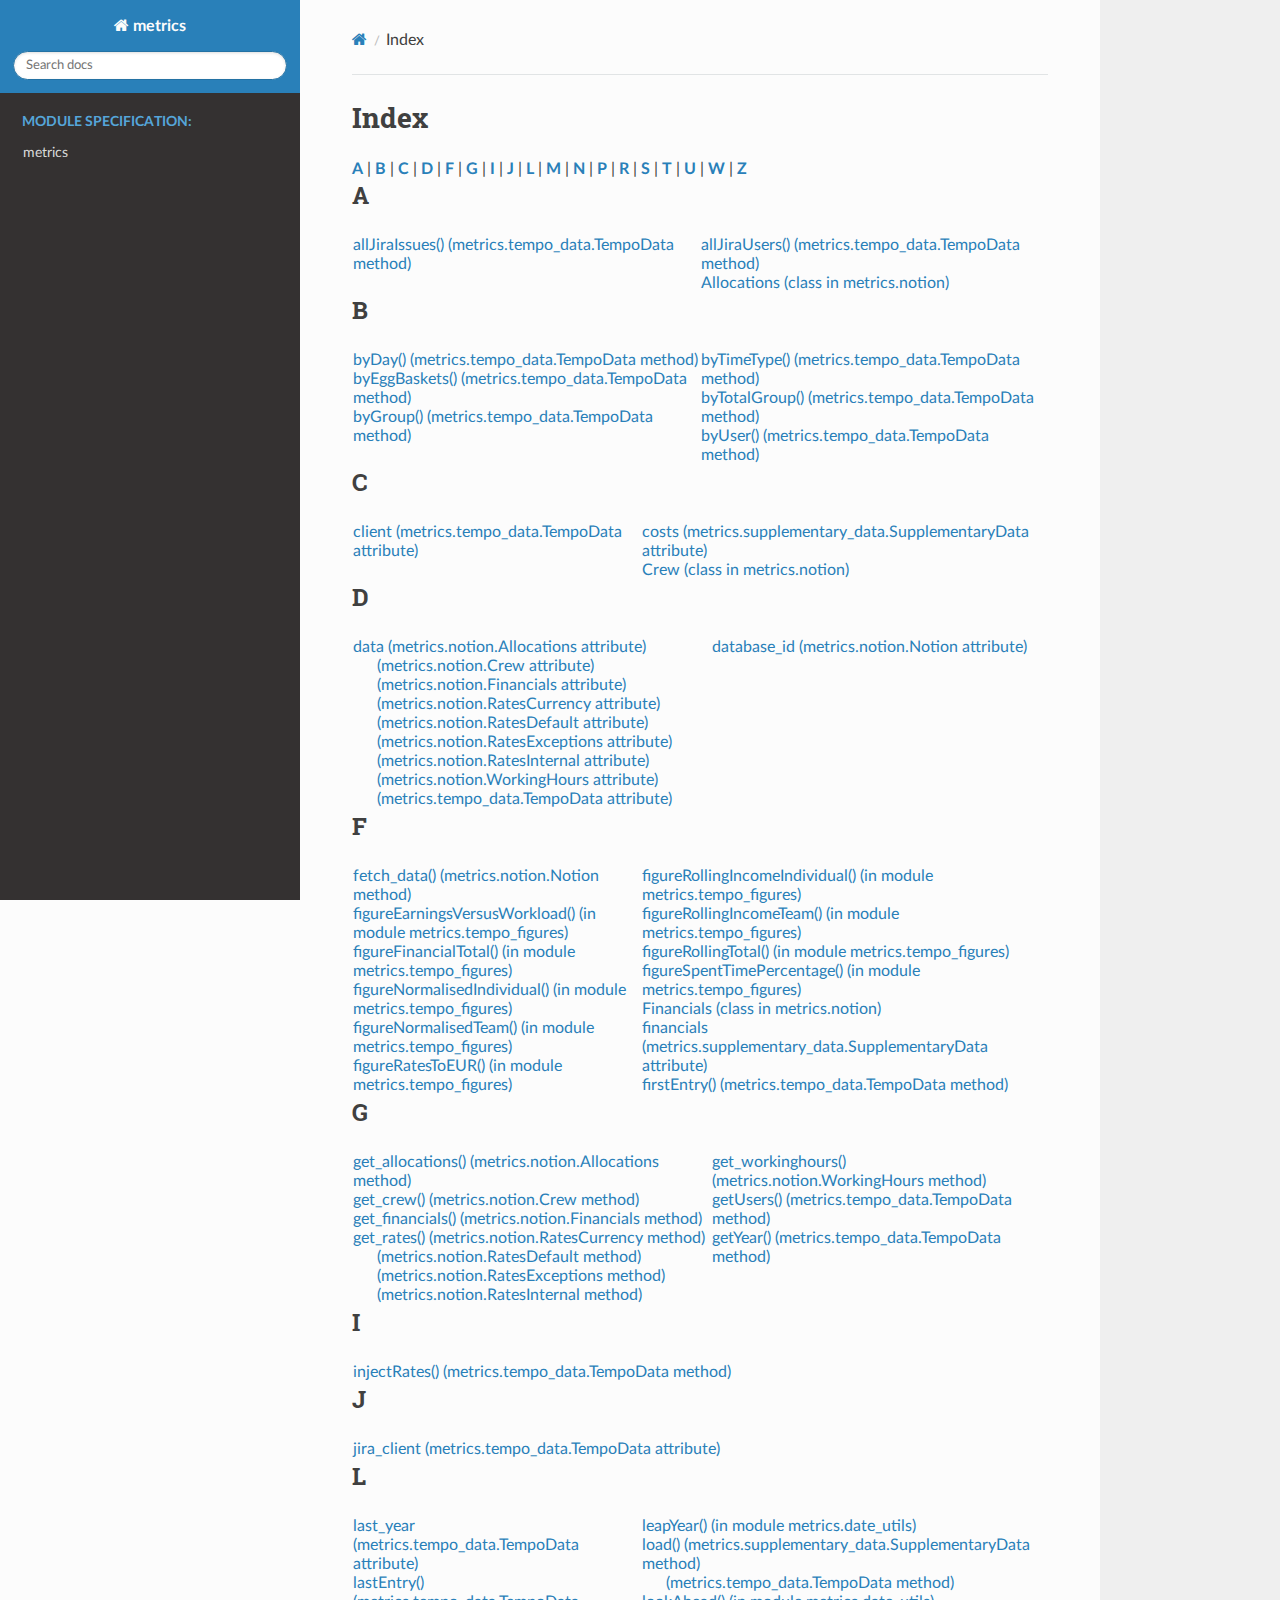
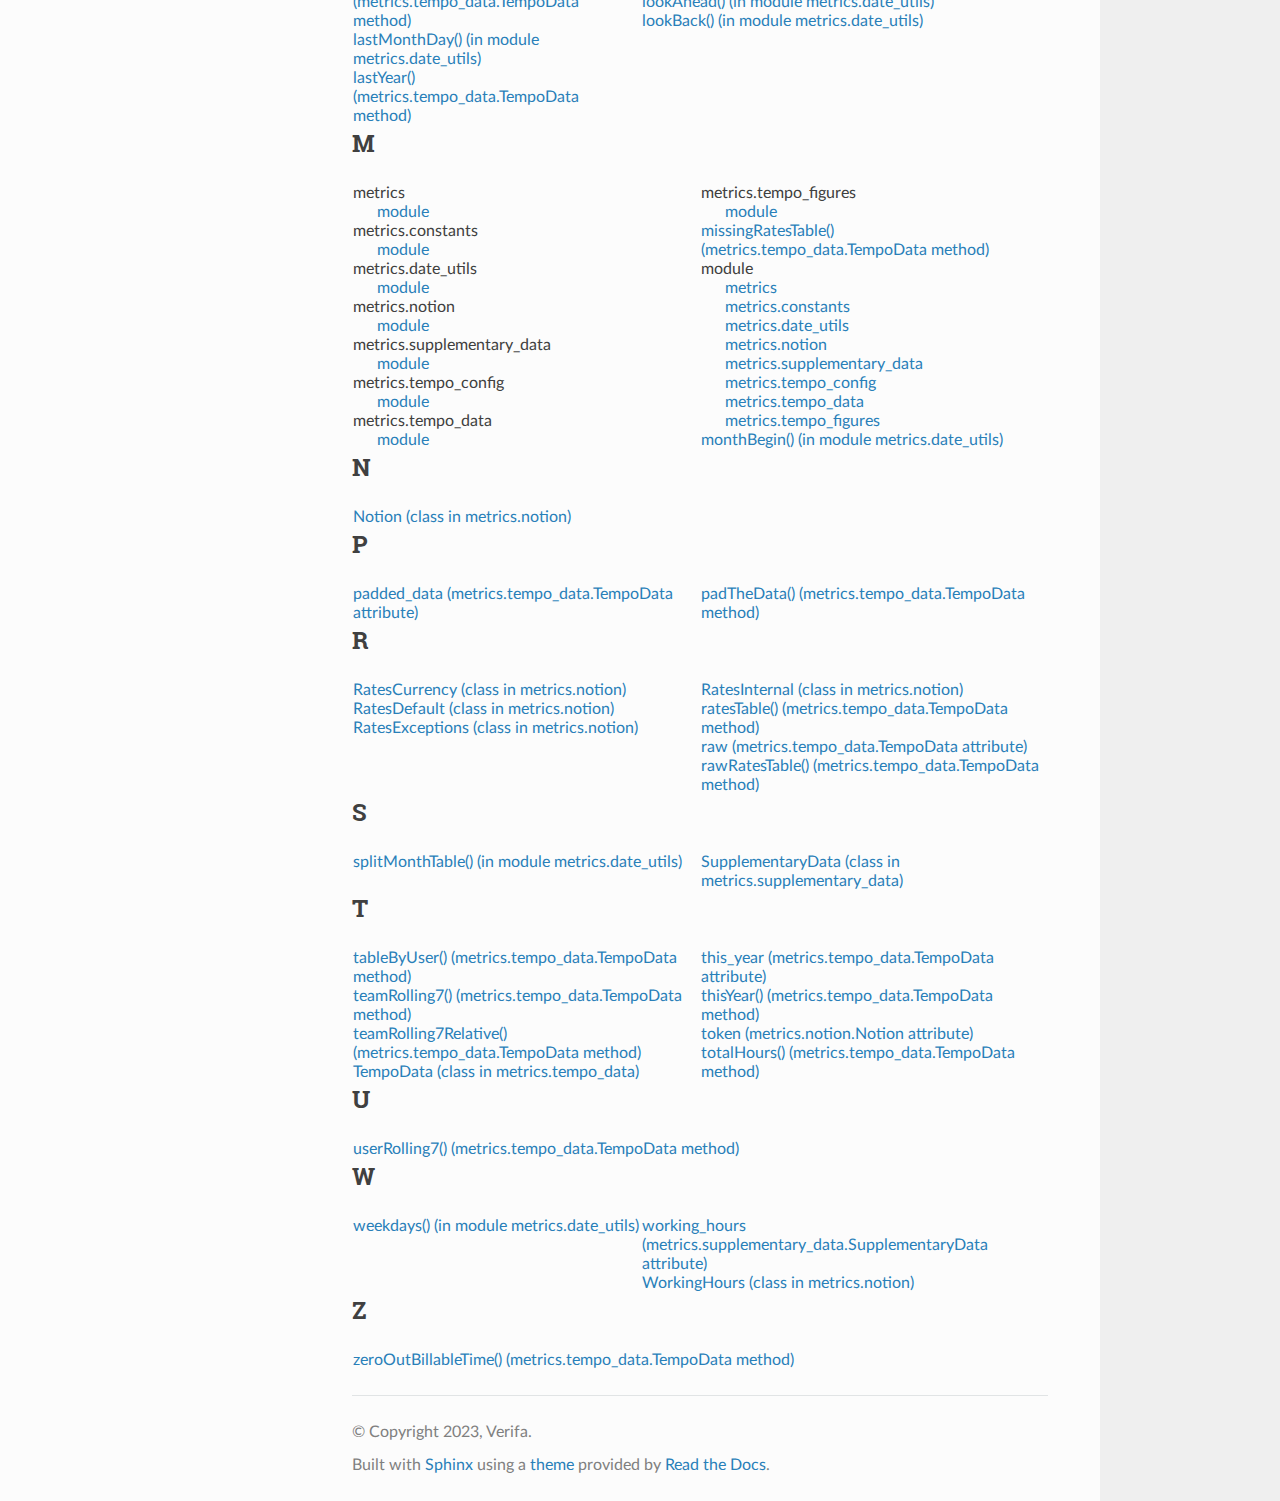
<file: docs/genindex.html>
<!DOCTYPE html>
<html class="writer-html5" lang="en" >
<head>
  <meta charset="utf-8" />
  <meta name="viewport" content="width=device-width, initial-scale=1.0" />
  <title>Index &mdash; metrics 0.0.1 documentation</title>
      <link rel="stylesheet" href="_static/pygments.css" type="text/css" />
      <link rel="stylesheet" href="_static/css/theme.css" type="text/css" />
  <!--[if lt IE 9]>
    <script src="_static/js/html5shiv.min.js"></script>
  <![endif]-->
  
        <script data-url_root="./" id="documentation_options" src="_static/documentation_options.js"></script>
        <script src="_static/doctools.js"></script>
        <script src="_static/sphinx_highlight.js"></script>
    <script src="_static/js/theme.js"></script>
    <link rel="index" title="Index" href="#" />
    <link rel="search" title="Search" href="search.html" /> 
</head>

<body class="wy-body-for-nav"> 
  <div class="wy-grid-for-nav">
    <nav data-toggle="wy-nav-shift" class="wy-nav-side">
      <div class="wy-side-scroll">
        <div class="wy-side-nav-search" >

          
          
          <a href="index.html" class="icon icon-home">
            metrics
          </a>
<div role="search">
  <form id="rtd-search-form" class="wy-form" action="search.html" method="get">
    <input type="text" name="q" placeholder="Search docs" aria-label="Search docs" />
    <input type="hidden" name="check_keywords" value="yes" />
    <input type="hidden" name="area" value="default" />
  </form>
</div>
        </div><div class="wy-menu wy-menu-vertical" data-spy="affix" role="navigation" aria-label="Navigation menu">
              <p class="caption" role="heading"><span class="caption-text">Module specification:</span></p>
<ul>
<li class="toctree-l1"><a class="reference internal" href="modules.html">metrics</a></li>
</ul>

        </div>
      </div>
    </nav>

    <section data-toggle="wy-nav-shift" class="wy-nav-content-wrap"><nav class="wy-nav-top" aria-label="Mobile navigation menu" >
          <i data-toggle="wy-nav-top" class="fa fa-bars"></i>
          <a href="index.html">metrics</a>
      </nav>

      <div class="wy-nav-content">
        <div class="rst-content">
          <div role="navigation" aria-label="Page navigation">
  <ul class="wy-breadcrumbs">
      <li><a href="index.html" class="icon icon-home" aria-label="Home"></a></li>
      <li class="breadcrumb-item active">Index</li>
      <li class="wy-breadcrumbs-aside">
      </li>
  </ul>
  <hr/>
</div>
          <div role="main" class="document" itemscope="itemscope" itemtype="http://schema.org/Article">
           <div itemprop="articleBody">
             

<h1 id="index">Index</h1>

<div class="genindex-jumpbox">
 <a href="#A"><strong>A</strong></a>
 | <a href="#B"><strong>B</strong></a>
 | <a href="#C"><strong>C</strong></a>
 | <a href="#D"><strong>D</strong></a>
 | <a href="#F"><strong>F</strong></a>
 | <a href="#G"><strong>G</strong></a>
 | <a href="#I"><strong>I</strong></a>
 | <a href="#J"><strong>J</strong></a>
 | <a href="#L"><strong>L</strong></a>
 | <a href="#M"><strong>M</strong></a>
 | <a href="#N"><strong>N</strong></a>
 | <a href="#P"><strong>P</strong></a>
 | <a href="#R"><strong>R</strong></a>
 | <a href="#S"><strong>S</strong></a>
 | <a href="#T"><strong>T</strong></a>
 | <a href="#U"><strong>U</strong></a>
 | <a href="#W"><strong>W</strong></a>
 | <a href="#Z"><strong>Z</strong></a>
 
</div>
<h2 id="A">A</h2>
<table style="width: 100%" class="indextable genindextable"><tr>
  <td style="width: 33%; vertical-align: top;"><ul>
      <li><a href="metrics.html#metrics.tempo_data.TempoData.allJiraIssues">allJiraIssues() (metrics.tempo_data.TempoData method)</a>
</li>
  </ul></td>
  <td style="width: 33%; vertical-align: top;"><ul>
      <li><a href="metrics.html#metrics.tempo_data.TempoData.allJiraUsers">allJiraUsers() (metrics.tempo_data.TempoData method)</a>
</li>
      <li><a href="metrics.html#metrics.notion.Allocations">Allocations (class in metrics.notion)</a>
</li>
  </ul></td>
</tr></table>

<h2 id="B">B</h2>
<table style="width: 100%" class="indextable genindextable"><tr>
  <td style="width: 33%; vertical-align: top;"><ul>
      <li><a href="metrics.html#metrics.tempo_data.TempoData.byDay">byDay() (metrics.tempo_data.TempoData method)</a>
</li>
      <li><a href="metrics.html#metrics.tempo_data.TempoData.byEggBaskets">byEggBaskets() (metrics.tempo_data.TempoData method)</a>
</li>
      <li><a href="metrics.html#metrics.tempo_data.TempoData.byGroup">byGroup() (metrics.tempo_data.TempoData method)</a>
</li>
  </ul></td>
  <td style="width: 33%; vertical-align: top;"><ul>
      <li><a href="metrics.html#metrics.tempo_data.TempoData.byTimeType">byTimeType() (metrics.tempo_data.TempoData method)</a>
</li>
      <li><a href="metrics.html#metrics.tempo_data.TempoData.byTotalGroup">byTotalGroup() (metrics.tempo_data.TempoData method)</a>
</li>
      <li><a href="metrics.html#metrics.tempo_data.TempoData.byUser">byUser() (metrics.tempo_data.TempoData method)</a>
</li>
  </ul></td>
</tr></table>

<h2 id="C">C</h2>
<table style="width: 100%" class="indextable genindextable"><tr>
  <td style="width: 33%; vertical-align: top;"><ul>
      <li><a href="metrics.html#metrics.tempo_data.TempoData.client">client (metrics.tempo_data.TempoData attribute)</a>
</li>
  </ul></td>
  <td style="width: 33%; vertical-align: top;"><ul>
      <li><a href="metrics.html#metrics.supplementary_data.SupplementaryData.costs">costs (metrics.supplementary_data.SupplementaryData attribute)</a>
</li>
      <li><a href="metrics.html#metrics.notion.Crew">Crew (class in metrics.notion)</a>
</li>
  </ul></td>
</tr></table>

<h2 id="D">D</h2>
<table style="width: 100%" class="indextable genindextable"><tr>
  <td style="width: 33%; vertical-align: top;"><ul>
      <li><a href="metrics.html#metrics.notion.Allocations.data">data (metrics.notion.Allocations attribute)</a>

      <ul>
        <li><a href="metrics.html#metrics.notion.Crew.data">(metrics.notion.Crew attribute)</a>
</li>
        <li><a href="metrics.html#metrics.notion.Financials.data">(metrics.notion.Financials attribute)</a>
</li>
        <li><a href="metrics.html#metrics.notion.RatesCurrency.data">(metrics.notion.RatesCurrency attribute)</a>
</li>
        <li><a href="metrics.html#metrics.notion.RatesDefault.data">(metrics.notion.RatesDefault attribute)</a>
</li>
        <li><a href="metrics.html#metrics.notion.RatesExceptions.data">(metrics.notion.RatesExceptions attribute)</a>
</li>
        <li><a href="metrics.html#metrics.notion.RatesInternal.data">(metrics.notion.RatesInternal attribute)</a>
</li>
        <li><a href="metrics.html#metrics.notion.WorkingHours.data">(metrics.notion.WorkingHours attribute)</a>
</li>
        <li><a href="metrics.html#metrics.tempo_data.TempoData.data">(metrics.tempo_data.TempoData attribute)</a>
</li>
      </ul></li>
  </ul></td>
  <td style="width: 33%; vertical-align: top;"><ul>
      <li><a href="metrics.html#metrics.notion.Notion.database_id">database_id (metrics.notion.Notion attribute)</a>
</li>
  </ul></td>
</tr></table>

<h2 id="F">F</h2>
<table style="width: 100%" class="indextable genindextable"><tr>
  <td style="width: 33%; vertical-align: top;"><ul>
      <li><a href="metrics.html#metrics.notion.Notion.fetch_data">fetch_data() (metrics.notion.Notion method)</a>
</li>
      <li><a href="metrics.html#metrics.tempo_figures.figureEarningsVersusWorkload">figureEarningsVersusWorkload() (in module metrics.tempo_figures)</a>
</li>
      <li><a href="metrics.html#metrics.tempo_figures.figureFinancialTotal">figureFinancialTotal() (in module metrics.tempo_figures)</a>
</li>
      <li><a href="metrics.html#metrics.tempo_figures.figureNormalisedIndividual">figureNormalisedIndividual() (in module metrics.tempo_figures)</a>
</li>
      <li><a href="metrics.html#metrics.tempo_figures.figureNormalisedTeam">figureNormalisedTeam() (in module metrics.tempo_figures)</a>
</li>
      <li><a href="metrics.html#metrics.tempo_figures.figureRatesToEUR">figureRatesToEUR() (in module metrics.tempo_figures)</a>
</li>
  </ul></td>
  <td style="width: 33%; vertical-align: top;"><ul>
      <li><a href="metrics.html#metrics.tempo_figures.figureRollingIncomeIndividual">figureRollingIncomeIndividual() (in module metrics.tempo_figures)</a>
</li>
      <li><a href="metrics.html#metrics.tempo_figures.figureRollingIncomeTeam">figureRollingIncomeTeam() (in module metrics.tempo_figures)</a>
</li>
      <li><a href="metrics.html#metrics.tempo_figures.figureRollingTotal">figureRollingTotal() (in module metrics.tempo_figures)</a>
</li>
      <li><a href="metrics.html#metrics.tempo_figures.figureSpentTimePercentage">figureSpentTimePercentage() (in module metrics.tempo_figures)</a>
</li>
      <li><a href="metrics.html#metrics.notion.Financials">Financials (class in metrics.notion)</a>
</li>
      <li><a href="metrics.html#metrics.supplementary_data.SupplementaryData.financials">financials (metrics.supplementary_data.SupplementaryData attribute)</a>
</li>
      <li><a href="metrics.html#metrics.tempo_data.TempoData.firstEntry">firstEntry() (metrics.tempo_data.TempoData method)</a>
</li>
  </ul></td>
</tr></table>

<h2 id="G">G</h2>
<table style="width: 100%" class="indextable genindextable"><tr>
  <td style="width: 33%; vertical-align: top;"><ul>
      <li><a href="metrics.html#metrics.notion.Allocations.get_allocations">get_allocations() (metrics.notion.Allocations method)</a>
</li>
      <li><a href="metrics.html#metrics.notion.Crew.get_crew">get_crew() (metrics.notion.Crew method)</a>
</li>
      <li><a href="metrics.html#metrics.notion.Financials.get_financials">get_financials() (metrics.notion.Financials method)</a>
</li>
      <li><a href="metrics.html#metrics.notion.RatesCurrency.get_rates">get_rates() (metrics.notion.RatesCurrency method)</a>

      <ul>
        <li><a href="metrics.html#metrics.notion.RatesDefault.get_rates">(metrics.notion.RatesDefault method)</a>
</li>
        <li><a href="metrics.html#metrics.notion.RatesExceptions.get_rates">(metrics.notion.RatesExceptions method)</a>
</li>
        <li><a href="metrics.html#metrics.notion.RatesInternal.get_rates">(metrics.notion.RatesInternal method)</a>
</li>
      </ul></li>
  </ul></td>
  <td style="width: 33%; vertical-align: top;"><ul>
      <li><a href="metrics.html#metrics.notion.WorkingHours.get_workinghours">get_workinghours() (metrics.notion.WorkingHours method)</a>
</li>
      <li><a href="metrics.html#metrics.tempo_data.TempoData.getUsers">getUsers() (metrics.tempo_data.TempoData method)</a>
</li>
      <li><a href="metrics.html#metrics.tempo_data.TempoData.getYear">getYear() (metrics.tempo_data.TempoData method)</a>
</li>
  </ul></td>
</tr></table>

<h2 id="I">I</h2>
<table style="width: 100%" class="indextable genindextable"><tr>
  <td style="width: 33%; vertical-align: top;"><ul>
      <li><a href="metrics.html#metrics.tempo_data.TempoData.injectRates">injectRates() (metrics.tempo_data.TempoData method)</a>
</li>
  </ul></td>
</tr></table>

<h2 id="J">J</h2>
<table style="width: 100%" class="indextable genindextable"><tr>
  <td style="width: 33%; vertical-align: top;"><ul>
      <li><a href="metrics.html#metrics.tempo_data.TempoData.jira_client">jira_client (metrics.tempo_data.TempoData attribute)</a>
</li>
  </ul></td>
</tr></table>

<h2 id="L">L</h2>
<table style="width: 100%" class="indextable genindextable"><tr>
  <td style="width: 33%; vertical-align: top;"><ul>
      <li><a href="metrics.html#metrics.tempo_data.TempoData.last_year">last_year (metrics.tempo_data.TempoData attribute)</a>
</li>
      <li><a href="metrics.html#metrics.tempo_data.TempoData.lastEntry">lastEntry() (metrics.tempo_data.TempoData method)</a>
</li>
      <li><a href="metrics.html#metrics.date_utils.lastMonthDay">lastMonthDay() (in module metrics.date_utils)</a>
</li>
      <li><a href="metrics.html#metrics.tempo_data.TempoData.lastYear">lastYear() (metrics.tempo_data.TempoData method)</a>
</li>
  </ul></td>
  <td style="width: 33%; vertical-align: top;"><ul>
      <li><a href="metrics.html#metrics.date_utils.leapYear">leapYear() (in module metrics.date_utils)</a>
</li>
      <li><a href="metrics.html#metrics.supplementary_data.SupplementaryData.load">load() (metrics.supplementary_data.SupplementaryData method)</a>

      <ul>
        <li><a href="metrics.html#metrics.tempo_data.TempoData.load">(metrics.tempo_data.TempoData method)</a>
</li>
      </ul></li>
      <li><a href="metrics.html#metrics.date_utils.lookAhead">lookAhead() (in module metrics.date_utils)</a>
</li>
      <li><a href="metrics.html#metrics.date_utils.lookBack">lookBack() (in module metrics.date_utils)</a>
</li>
  </ul></td>
</tr></table>

<h2 id="M">M</h2>
<table style="width: 100%" class="indextable genindextable"><tr>
  <td style="width: 33%; vertical-align: top;"><ul>
      <li>
    metrics

      <ul>
        <li><a href="metrics.html#module-metrics">module</a>
</li>
      </ul></li>
      <li>
    metrics.constants

      <ul>
        <li><a href="metrics.html#module-metrics.constants">module</a>
</li>
      </ul></li>
      <li>
    metrics.date_utils

      <ul>
        <li><a href="metrics.html#module-metrics.date_utils">module</a>
</li>
      </ul></li>
      <li>
    metrics.notion

      <ul>
        <li><a href="metrics.html#module-metrics.notion">module</a>
</li>
      </ul></li>
      <li>
    metrics.supplementary_data

      <ul>
        <li><a href="metrics.html#module-metrics.supplementary_data">module</a>
</li>
      </ul></li>
      <li>
    metrics.tempo_config

      <ul>
        <li><a href="metrics.html#module-metrics.tempo_config">module</a>
</li>
      </ul></li>
      <li>
    metrics.tempo_data

      <ul>
        <li><a href="metrics.html#module-metrics.tempo_data">module</a>
</li>
      </ul></li>
  </ul></td>
  <td style="width: 33%; vertical-align: top;"><ul>
      <li>
    metrics.tempo_figures

      <ul>
        <li><a href="metrics.html#module-metrics.tempo_figures">module</a>
</li>
      </ul></li>
      <li><a href="metrics.html#metrics.tempo_data.TempoData.missingRatesTable">missingRatesTable() (metrics.tempo_data.TempoData method)</a>
</li>
      <li>
    module

      <ul>
        <li><a href="metrics.html#module-metrics">metrics</a>
</li>
        <li><a href="metrics.html#module-metrics.constants">metrics.constants</a>
</li>
        <li><a href="metrics.html#module-metrics.date_utils">metrics.date_utils</a>
</li>
        <li><a href="metrics.html#module-metrics.notion">metrics.notion</a>
</li>
        <li><a href="metrics.html#module-metrics.supplementary_data">metrics.supplementary_data</a>
</li>
        <li><a href="metrics.html#module-metrics.tempo_config">metrics.tempo_config</a>
</li>
        <li><a href="metrics.html#module-metrics.tempo_data">metrics.tempo_data</a>
</li>
        <li><a href="metrics.html#module-metrics.tempo_figures">metrics.tempo_figures</a>
</li>
      </ul></li>
      <li><a href="metrics.html#metrics.date_utils.monthBegin">monthBegin() (in module metrics.date_utils)</a>
</li>
  </ul></td>
</tr></table>

<h2 id="N">N</h2>
<table style="width: 100%" class="indextable genindextable"><tr>
  <td style="width: 33%; vertical-align: top;"><ul>
      <li><a href="metrics.html#metrics.notion.Notion">Notion (class in metrics.notion)</a>
</li>
  </ul></td>
</tr></table>

<h2 id="P">P</h2>
<table style="width: 100%" class="indextable genindextable"><tr>
  <td style="width: 33%; vertical-align: top;"><ul>
      <li><a href="metrics.html#metrics.tempo_data.TempoData.padded_data">padded_data (metrics.tempo_data.TempoData attribute)</a>
</li>
  </ul></td>
  <td style="width: 33%; vertical-align: top;"><ul>
      <li><a href="metrics.html#metrics.tempo_data.TempoData.padTheData">padTheData() (metrics.tempo_data.TempoData method)</a>
</li>
  </ul></td>
</tr></table>

<h2 id="R">R</h2>
<table style="width: 100%" class="indextable genindextable"><tr>
  <td style="width: 33%; vertical-align: top;"><ul>
      <li><a href="metrics.html#metrics.notion.RatesCurrency">RatesCurrency (class in metrics.notion)</a>
</li>
      <li><a href="metrics.html#metrics.notion.RatesDefault">RatesDefault (class in metrics.notion)</a>
</li>
      <li><a href="metrics.html#metrics.notion.RatesExceptions">RatesExceptions (class in metrics.notion)</a>
</li>
  </ul></td>
  <td style="width: 33%; vertical-align: top;"><ul>
      <li><a href="metrics.html#metrics.notion.RatesInternal">RatesInternal (class in metrics.notion)</a>
</li>
      <li><a href="metrics.html#metrics.tempo_data.TempoData.ratesTable">ratesTable() (metrics.tempo_data.TempoData method)</a>
</li>
      <li><a href="metrics.html#metrics.tempo_data.TempoData.raw">raw (metrics.tempo_data.TempoData attribute)</a>
</li>
      <li><a href="metrics.html#metrics.tempo_data.TempoData.rawRatesTable">rawRatesTable() (metrics.tempo_data.TempoData method)</a>
</li>
  </ul></td>
</tr></table>

<h2 id="S">S</h2>
<table style="width: 100%" class="indextable genindextable"><tr>
  <td style="width: 33%; vertical-align: top;"><ul>
      <li><a href="metrics.html#metrics.date_utils.splitMonthTable">splitMonthTable() (in module metrics.date_utils)</a>
</li>
  </ul></td>
  <td style="width: 33%; vertical-align: top;"><ul>
      <li><a href="metrics.html#metrics.supplementary_data.SupplementaryData">SupplementaryData (class in metrics.supplementary_data)</a>
</li>
  </ul></td>
</tr></table>

<h2 id="T">T</h2>
<table style="width: 100%" class="indextable genindextable"><tr>
  <td style="width: 33%; vertical-align: top;"><ul>
      <li><a href="metrics.html#metrics.tempo_data.TempoData.tableByUser">tableByUser() (metrics.tempo_data.TempoData method)</a>
</li>
      <li><a href="metrics.html#metrics.tempo_data.TempoData.teamRolling7">teamRolling7() (metrics.tempo_data.TempoData method)</a>
</li>
      <li><a href="metrics.html#metrics.tempo_data.TempoData.teamRolling7Relative">teamRolling7Relative() (metrics.tempo_data.TempoData method)</a>
</li>
      <li><a href="metrics.html#metrics.tempo_data.TempoData">TempoData (class in metrics.tempo_data)</a>
</li>
  </ul></td>
  <td style="width: 33%; vertical-align: top;"><ul>
      <li><a href="metrics.html#metrics.tempo_data.TempoData.this_year">this_year (metrics.tempo_data.TempoData attribute)</a>
</li>
      <li><a href="metrics.html#metrics.tempo_data.TempoData.thisYear">thisYear() (metrics.tempo_data.TempoData method)</a>
</li>
      <li><a href="metrics.html#metrics.notion.Notion.token">token (metrics.notion.Notion attribute)</a>
</li>
      <li><a href="metrics.html#metrics.tempo_data.TempoData.totalHours">totalHours() (metrics.tempo_data.TempoData method)</a>
</li>
  </ul></td>
</tr></table>

<h2 id="U">U</h2>
<table style="width: 100%" class="indextable genindextable"><tr>
  <td style="width: 33%; vertical-align: top;"><ul>
      <li><a href="metrics.html#metrics.tempo_data.TempoData.userRolling7">userRolling7() (metrics.tempo_data.TempoData method)</a>
</li>
  </ul></td>
</tr></table>

<h2 id="W">W</h2>
<table style="width: 100%" class="indextable genindextable"><tr>
  <td style="width: 33%; vertical-align: top;"><ul>
      <li><a href="metrics.html#metrics.date_utils.weekdays">weekdays() (in module metrics.date_utils)</a>
</li>
  </ul></td>
  <td style="width: 33%; vertical-align: top;"><ul>
      <li><a href="metrics.html#metrics.supplementary_data.SupplementaryData.working_hours">working_hours (metrics.supplementary_data.SupplementaryData attribute)</a>
</li>
      <li><a href="metrics.html#metrics.notion.WorkingHours">WorkingHours (class in metrics.notion)</a>
</li>
  </ul></td>
</tr></table>

<h2 id="Z">Z</h2>
<table style="width: 100%" class="indextable genindextable"><tr>
  <td style="width: 33%; vertical-align: top;"><ul>
      <li><a href="metrics.html#metrics.tempo_data.TempoData.zeroOutBillableTime">zeroOutBillableTime() (metrics.tempo_data.TempoData method)</a>
</li>
  </ul></td>
</tr></table>



           </div>
          </div>
          <footer>

  <hr/>

  <div role="contentinfo">
    <p>&#169; Copyright 2023, Verifa.</p>
  </div>

  Built with <a href="https://www.sphinx-doc.org/">Sphinx</a> using a
    <a href="https://github.com/readthedocs/sphinx_rtd_theme">theme</a>
    provided by <a href="https://readthedocs.org">Read the Docs</a>.
   

</footer>
        </div>
      </div>
    </section>
  </div>
  <script>
      jQuery(function () {
          SphinxRtdTheme.Navigation.enable(true);
      });
  </script> 

</body>
</html>
</file>
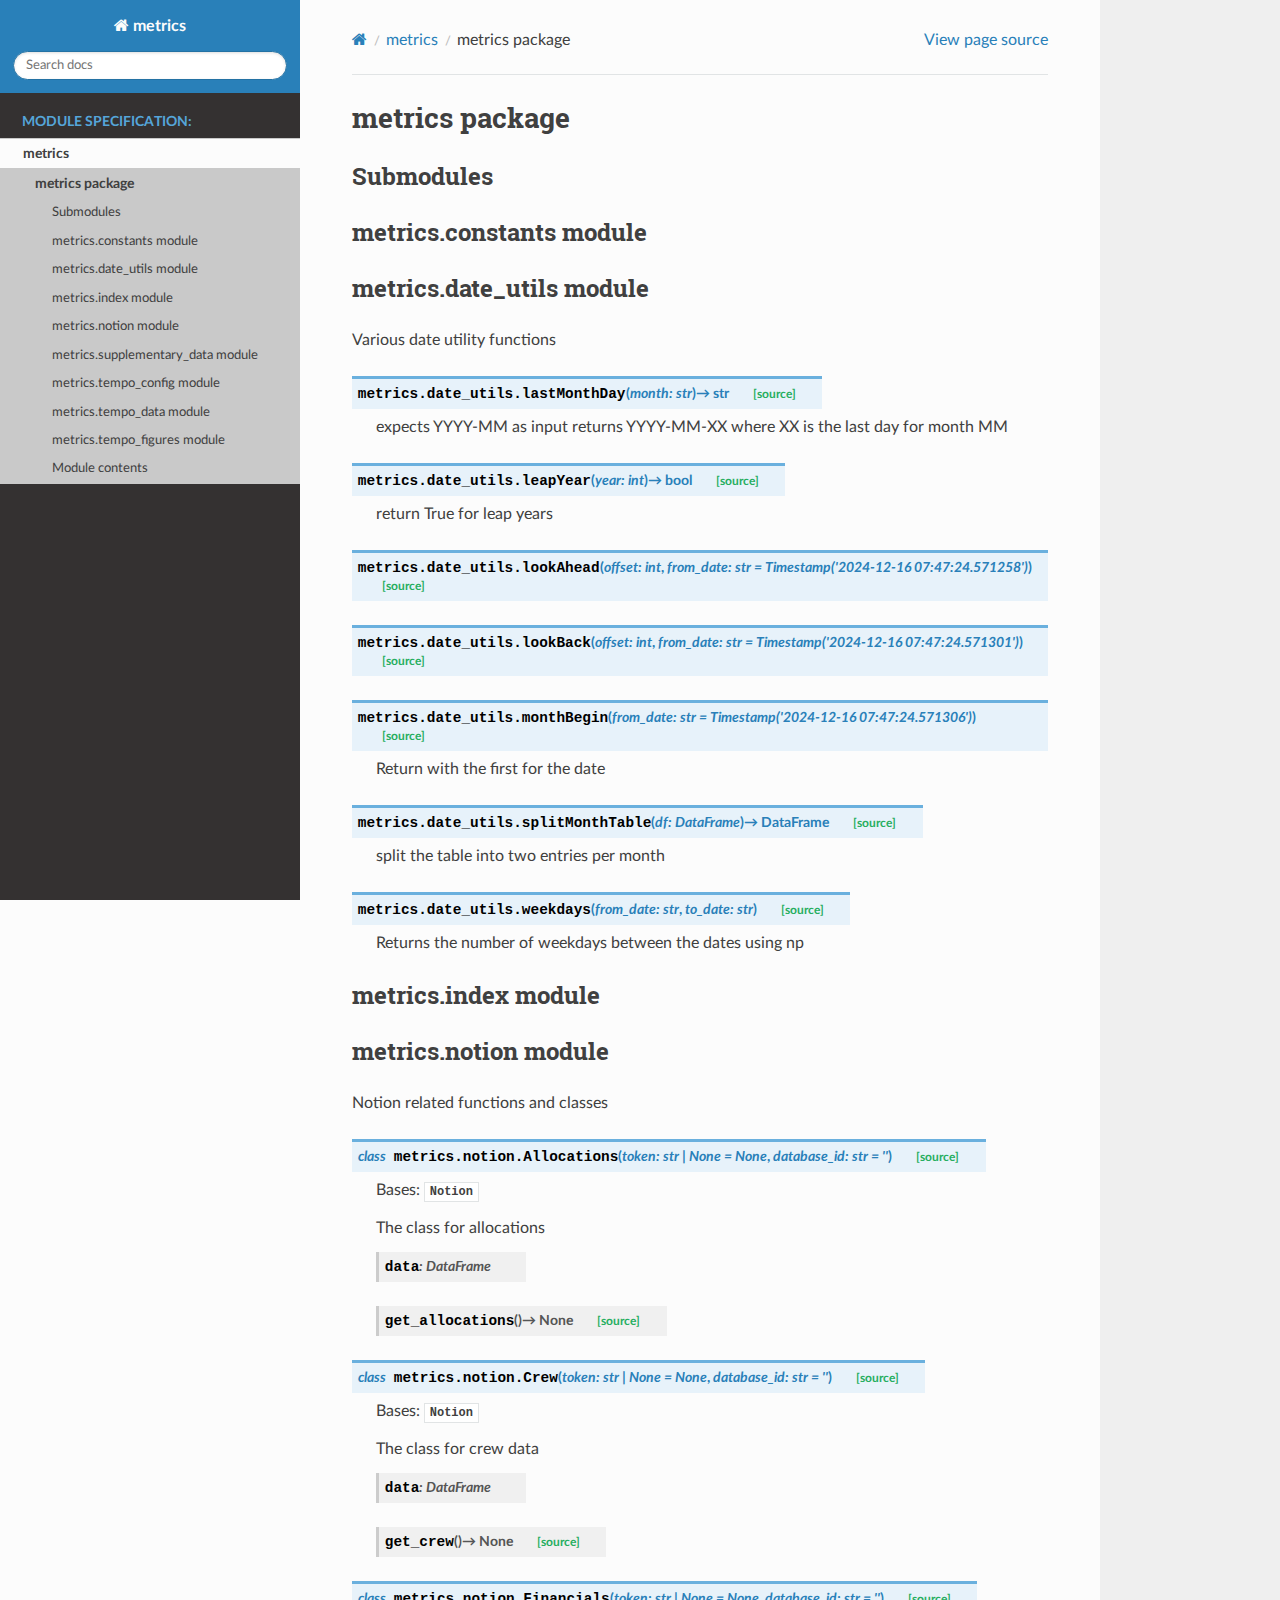
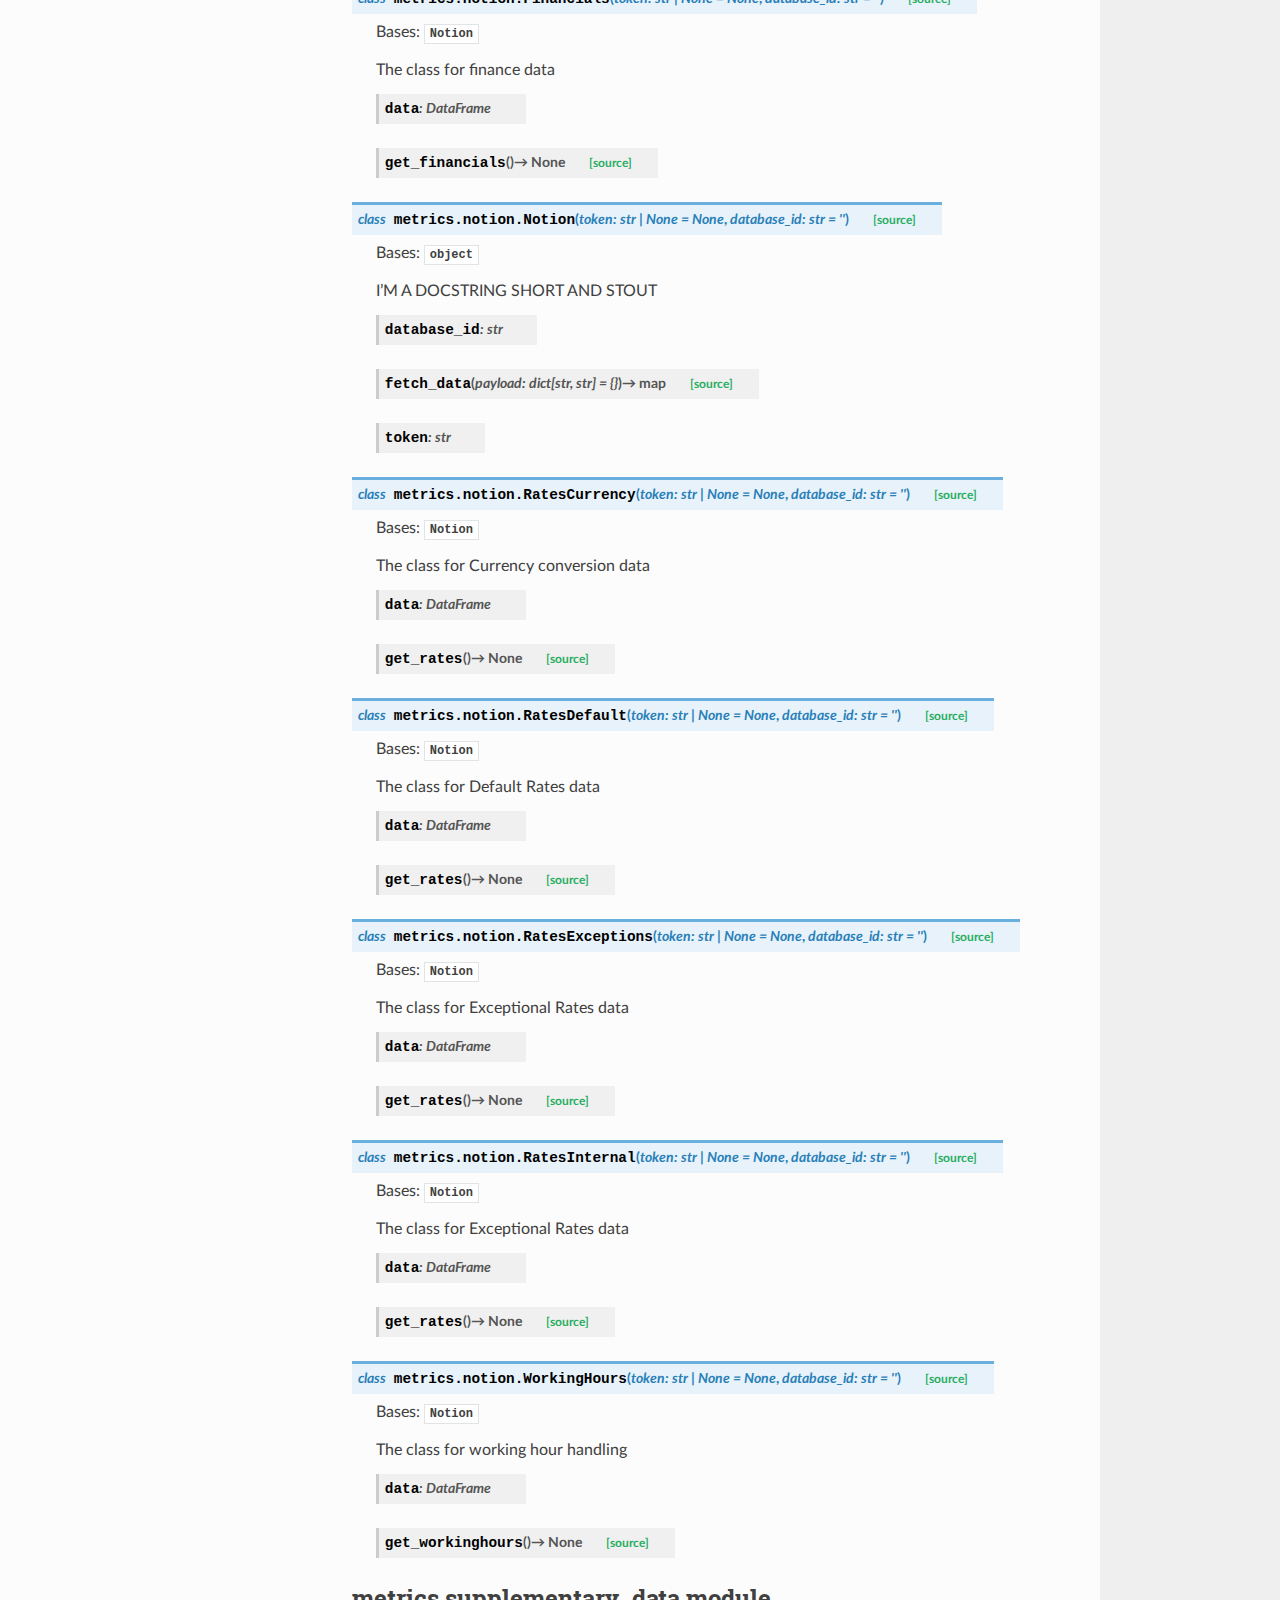
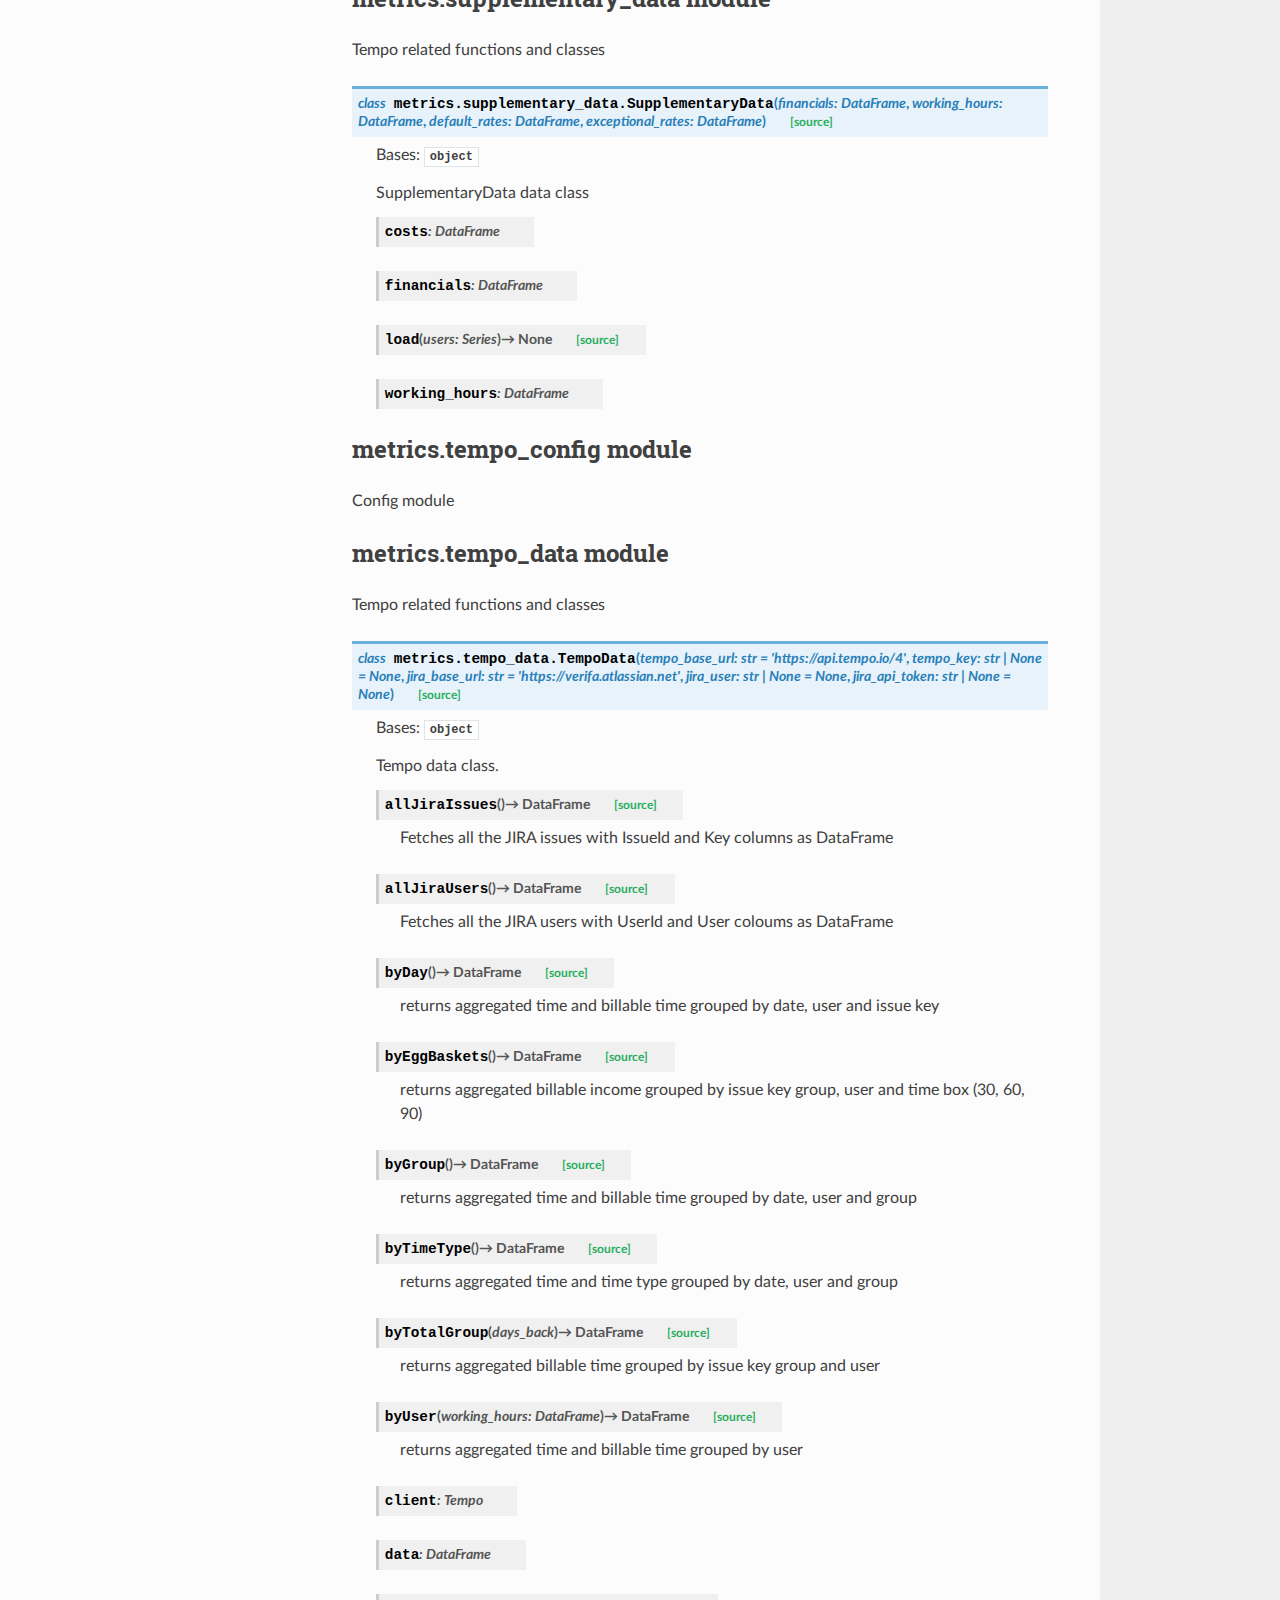
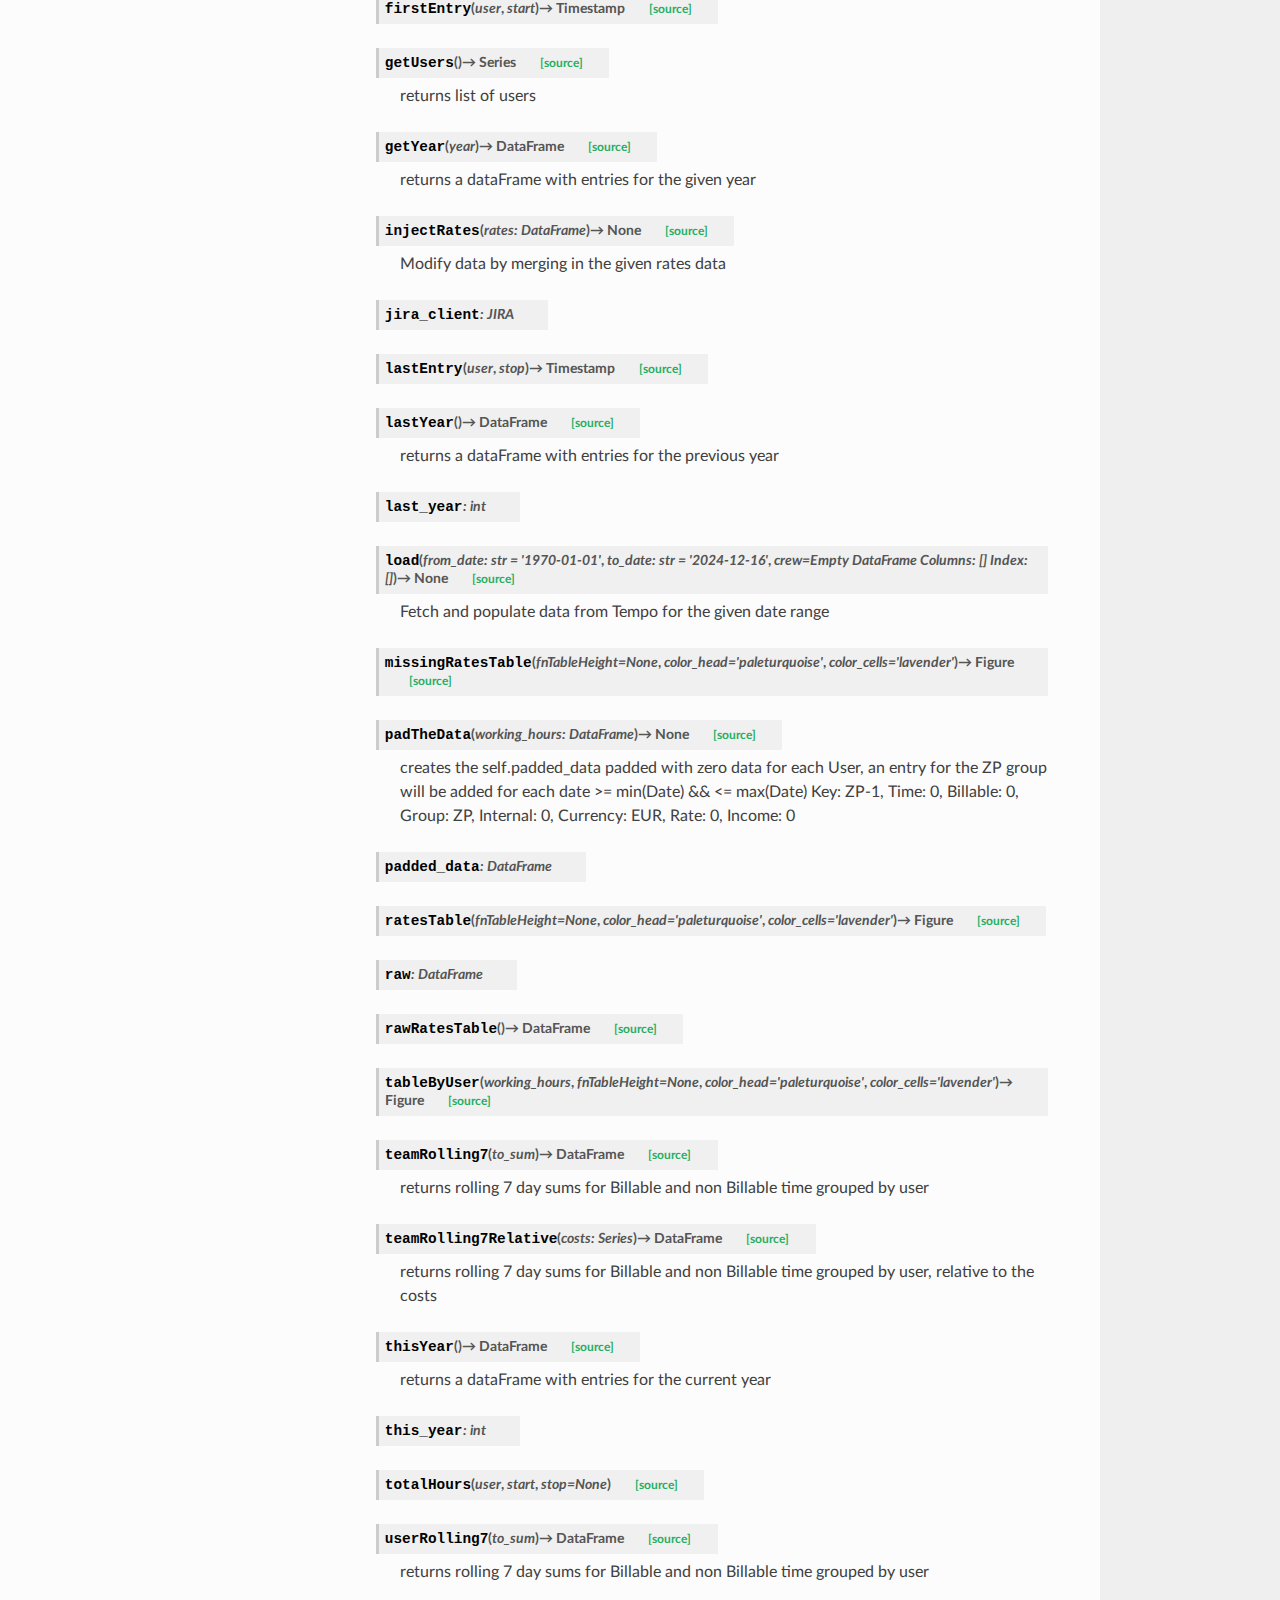
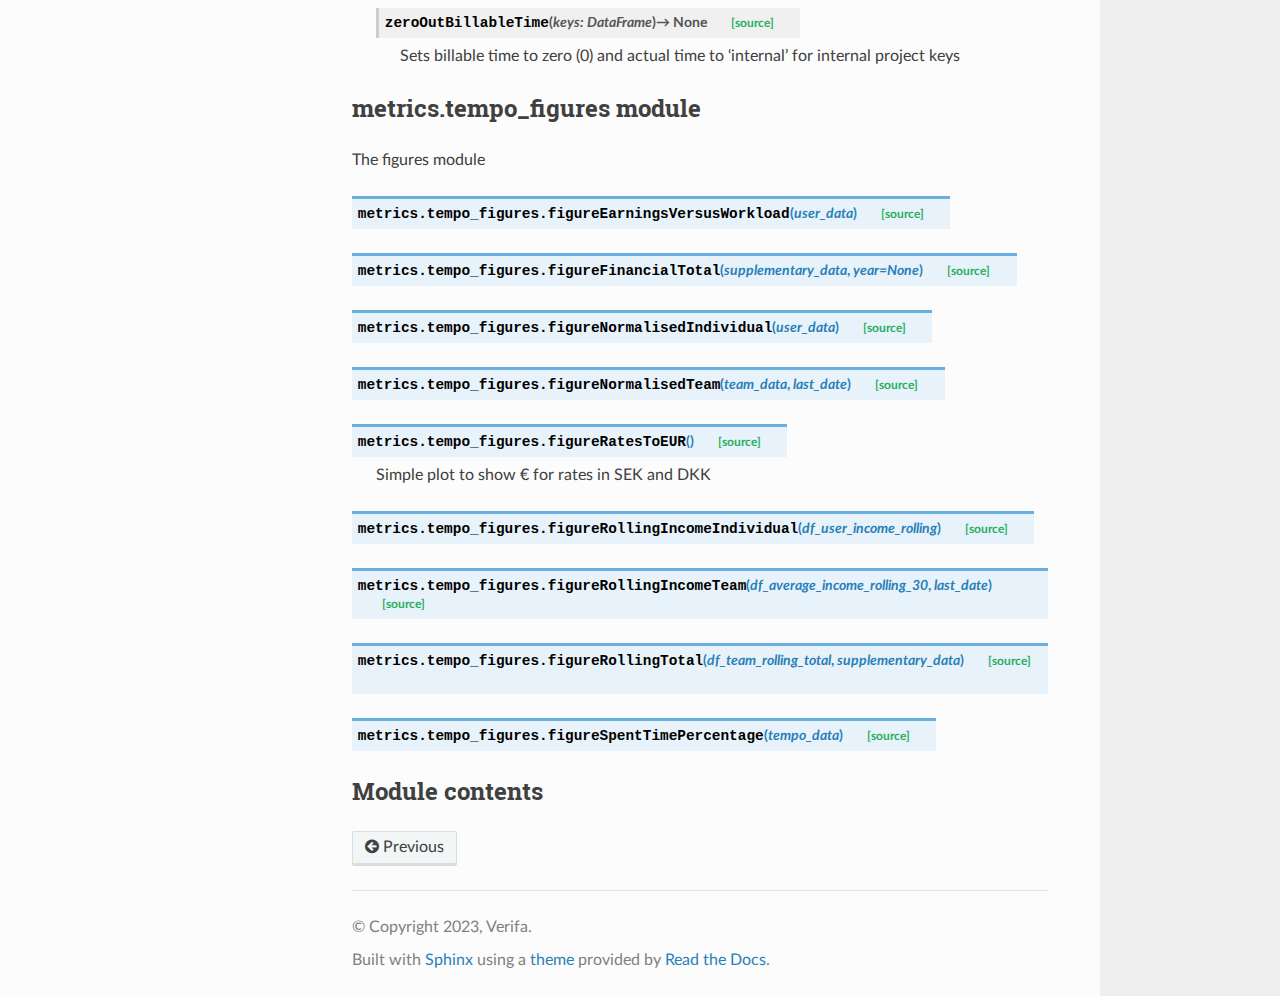
<file: docs/metrics.html>
<!DOCTYPE html>
<html class="writer-html5" lang="en" >
<head>
  <meta charset="utf-8" /><meta name="generator" content="Docutils 0.18.1: http://docutils.sourceforge.net/" />

  <meta name="viewport" content="width=device-width, initial-scale=1.0" />
  <title>metrics package &mdash; metrics 0.0.1 documentation</title>
      <link rel="stylesheet" href="_static/pygments.css" type="text/css" />
      <link rel="stylesheet" href="_static/css/theme.css" type="text/css" />
  <!--[if lt IE 9]>
    <script src="_static/js/html5shiv.min.js"></script>
  <![endif]-->
  
        <script data-url_root="./" id="documentation_options" src="_static/documentation_options.js"></script>
        <script src="_static/doctools.js"></script>
        <script src="_static/sphinx_highlight.js"></script>
    <script src="_static/js/theme.js"></script>
    <link rel="index" title="Index" href="genindex.html" />
    <link rel="search" title="Search" href="search.html" />
    <link rel="prev" title="metrics" href="modules.html" /> 
</head>

<body class="wy-body-for-nav"> 
  <div class="wy-grid-for-nav">
    <nav data-toggle="wy-nav-shift" class="wy-nav-side">
      <div class="wy-side-scroll">
        <div class="wy-side-nav-search" >

          
          
          <a href="index.html" class="icon icon-home">
            metrics
          </a>
<div role="search">
  <form id="rtd-search-form" class="wy-form" action="search.html" method="get">
    <input type="text" name="q" placeholder="Search docs" aria-label="Search docs" />
    <input type="hidden" name="check_keywords" value="yes" />
    <input type="hidden" name="area" value="default" />
  </form>
</div>
        </div><div class="wy-menu wy-menu-vertical" data-spy="affix" role="navigation" aria-label="Navigation menu">
              <p class="caption" role="heading"><span class="caption-text">Module specification:</span></p>
<ul class="current">
<li class="toctree-l1 current"><a class="reference internal" href="modules.html">metrics</a><ul class="current">
<li class="toctree-l2 current"><a class="current reference internal" href="#">metrics package</a><ul>
<li class="toctree-l3"><a class="reference internal" href="#submodules">Submodules</a></li>
<li class="toctree-l3"><a class="reference internal" href="#module-metrics.constants">metrics.constants module</a></li>
<li class="toctree-l3"><a class="reference internal" href="#module-metrics.date_utils">metrics.date_utils module</a><ul>
<li class="toctree-l4"><a class="reference internal" href="#metrics.date_utils.lastMonthDay"><code class="docutils literal notranslate"><span class="pre">lastMonthDay()</span></code></a></li>
<li class="toctree-l4"><a class="reference internal" href="#metrics.date_utils.leapYear"><code class="docutils literal notranslate"><span class="pre">leapYear()</span></code></a></li>
<li class="toctree-l4"><a class="reference internal" href="#metrics.date_utils.lookAhead"><code class="docutils literal notranslate"><span class="pre">lookAhead()</span></code></a></li>
<li class="toctree-l4"><a class="reference internal" href="#metrics.date_utils.lookBack"><code class="docutils literal notranslate"><span class="pre">lookBack()</span></code></a></li>
<li class="toctree-l4"><a class="reference internal" href="#metrics.date_utils.monthBegin"><code class="docutils literal notranslate"><span class="pre">monthBegin()</span></code></a></li>
<li class="toctree-l4"><a class="reference internal" href="#metrics.date_utils.splitMonthTable"><code class="docutils literal notranslate"><span class="pre">splitMonthTable()</span></code></a></li>
<li class="toctree-l4"><a class="reference internal" href="#metrics.date_utils.weekdays"><code class="docutils literal notranslate"><span class="pre">weekdays()</span></code></a></li>
</ul>
</li>
<li class="toctree-l3"><a class="reference internal" href="#metrics-index-module">metrics.index module</a></li>
<li class="toctree-l3"><a class="reference internal" href="#module-metrics.notion">metrics.notion module</a><ul>
<li class="toctree-l4"><a class="reference internal" href="#metrics.notion.Allocations"><code class="docutils literal notranslate"><span class="pre">Allocations</span></code></a></li>
<li class="toctree-l4"><a class="reference internal" href="#metrics.notion.Crew"><code class="docutils literal notranslate"><span class="pre">Crew</span></code></a></li>
<li class="toctree-l4"><a class="reference internal" href="#metrics.notion.Financials"><code class="docutils literal notranslate"><span class="pre">Financials</span></code></a></li>
<li class="toctree-l4"><a class="reference internal" href="#metrics.notion.Notion"><code class="docutils literal notranslate"><span class="pre">Notion</span></code></a></li>
<li class="toctree-l4"><a class="reference internal" href="#metrics.notion.RatesCurrency"><code class="docutils literal notranslate"><span class="pre">RatesCurrency</span></code></a></li>
<li class="toctree-l4"><a class="reference internal" href="#metrics.notion.RatesDefault"><code class="docutils literal notranslate"><span class="pre">RatesDefault</span></code></a></li>
<li class="toctree-l4"><a class="reference internal" href="#metrics.notion.RatesExceptions"><code class="docutils literal notranslate"><span class="pre">RatesExceptions</span></code></a></li>
<li class="toctree-l4"><a class="reference internal" href="#metrics.notion.RatesInternal"><code class="docutils literal notranslate"><span class="pre">RatesInternal</span></code></a></li>
<li class="toctree-l4"><a class="reference internal" href="#metrics.notion.WorkingHours"><code class="docutils literal notranslate"><span class="pre">WorkingHours</span></code></a></li>
</ul>
</li>
<li class="toctree-l3"><a class="reference internal" href="#module-metrics.supplementary_data">metrics.supplementary_data module</a><ul>
<li class="toctree-l4"><a class="reference internal" href="#metrics.supplementary_data.SupplementaryData"><code class="docutils literal notranslate"><span class="pre">SupplementaryData</span></code></a></li>
</ul>
</li>
<li class="toctree-l3"><a class="reference internal" href="#module-metrics.tempo_config">metrics.tempo_config module</a></li>
<li class="toctree-l3"><a class="reference internal" href="#module-metrics.tempo_data">metrics.tempo_data module</a><ul>
<li class="toctree-l4"><a class="reference internal" href="#metrics.tempo_data.TempoData"><code class="docutils literal notranslate"><span class="pre">TempoData</span></code></a></li>
</ul>
</li>
<li class="toctree-l3"><a class="reference internal" href="#module-metrics.tempo_figures">metrics.tempo_figures module</a><ul>
<li class="toctree-l4"><a class="reference internal" href="#metrics.tempo_figures.figureEarningsVersusWorkload"><code class="docutils literal notranslate"><span class="pre">figureEarningsVersusWorkload()</span></code></a></li>
<li class="toctree-l4"><a class="reference internal" href="#metrics.tempo_figures.figureFinancialTotal"><code class="docutils literal notranslate"><span class="pre">figureFinancialTotal()</span></code></a></li>
<li class="toctree-l4"><a class="reference internal" href="#metrics.tempo_figures.figureNormalisedIndividual"><code class="docutils literal notranslate"><span class="pre">figureNormalisedIndividual()</span></code></a></li>
<li class="toctree-l4"><a class="reference internal" href="#metrics.tempo_figures.figureNormalisedTeam"><code class="docutils literal notranslate"><span class="pre">figureNormalisedTeam()</span></code></a></li>
<li class="toctree-l4"><a class="reference internal" href="#metrics.tempo_figures.figureRatesToEUR"><code class="docutils literal notranslate"><span class="pre">figureRatesToEUR()</span></code></a></li>
<li class="toctree-l4"><a class="reference internal" href="#metrics.tempo_figures.figureRollingIncomeIndividual"><code class="docutils literal notranslate"><span class="pre">figureRollingIncomeIndividual()</span></code></a></li>
<li class="toctree-l4"><a class="reference internal" href="#metrics.tempo_figures.figureRollingIncomeTeam"><code class="docutils literal notranslate"><span class="pre">figureRollingIncomeTeam()</span></code></a></li>
<li class="toctree-l4"><a class="reference internal" href="#metrics.tempo_figures.figureRollingTotal"><code class="docutils literal notranslate"><span class="pre">figureRollingTotal()</span></code></a></li>
<li class="toctree-l4"><a class="reference internal" href="#metrics.tempo_figures.figureSpentTimePercentage"><code class="docutils literal notranslate"><span class="pre">figureSpentTimePercentage()</span></code></a></li>
</ul>
</li>
<li class="toctree-l3"><a class="reference internal" href="#module-metrics">Module contents</a></li>
</ul>
</li>
</ul>
</li>
</ul>

        </div>
      </div>
    </nav>

    <section data-toggle="wy-nav-shift" class="wy-nav-content-wrap"><nav class="wy-nav-top" aria-label="Mobile navigation menu" >
          <i data-toggle="wy-nav-top" class="fa fa-bars"></i>
          <a href="index.html">metrics</a>
      </nav>

      <div class="wy-nav-content">
        <div class="rst-content">
          <div role="navigation" aria-label="Page navigation">
  <ul class="wy-breadcrumbs">
      <li><a href="index.html" class="icon icon-home" aria-label="Home"></a></li>
          <li class="breadcrumb-item"><a href="modules.html">metrics</a></li>
      <li class="breadcrumb-item active">metrics package</li>
      <li class="wy-breadcrumbs-aside">
            <a href="_sources/metrics.rst.txt" rel="nofollow"> View page source</a>
      </li>
  </ul>
  <hr/>
</div>
          <div role="main" class="document" itemscope="itemscope" itemtype="http://schema.org/Article">
           <div itemprop="articleBody">
             
  <section id="metrics-package">
<h1>metrics package<a class="headerlink" href="#metrics-package" title="Permalink to this heading"></a></h1>
<section id="submodules">
<h2>Submodules<a class="headerlink" href="#submodules" title="Permalink to this heading"></a></h2>
</section>
<section id="module-metrics.constants">
<span id="metrics-constants-module"></span><h2>metrics.constants module<a class="headerlink" href="#module-metrics.constants" title="Permalink to this heading"></a></h2>
</section>
<section id="module-metrics.date_utils">
<span id="metrics-date-utils-module"></span><h2>metrics.date_utils module<a class="headerlink" href="#module-metrics.date_utils" title="Permalink to this heading"></a></h2>
<p>Various date utility functions</p>
<dl class="py function">
<dt class="sig sig-object py" id="metrics.date_utils.lastMonthDay">
<span class="sig-prename descclassname"><span class="pre">metrics.date_utils.</span></span><span class="sig-name descname"><span class="pre">lastMonthDay</span></span><span class="sig-paren">(</span><em class="sig-param"><span class="n"><span class="pre">month</span></span><span class="p"><span class="pre">:</span></span><span class="w"> </span><span class="n"><span class="pre">str</span></span></em><span class="sig-paren">)</span> <span class="sig-return"><span class="sig-return-icon">&#x2192;</span> <span class="sig-return-typehint"><span class="pre">str</span></span></span><a class="reference internal" href="_modules/metrics/date_utils.html#lastMonthDay"><span class="viewcode-link"><span class="pre">[source]</span></span></a><a class="headerlink" href="#metrics.date_utils.lastMonthDay" title="Permalink to this definition"></a></dt>
<dd><p>expects YYYY-MM as input returns YYYY-MM-XX where XX is the last day for month MM</p>
</dd></dl>

<dl class="py function">
<dt class="sig sig-object py" id="metrics.date_utils.leapYear">
<span class="sig-prename descclassname"><span class="pre">metrics.date_utils.</span></span><span class="sig-name descname"><span class="pre">leapYear</span></span><span class="sig-paren">(</span><em class="sig-param"><span class="n"><span class="pre">year</span></span><span class="p"><span class="pre">:</span></span><span class="w"> </span><span class="n"><span class="pre">int</span></span></em><span class="sig-paren">)</span> <span class="sig-return"><span class="sig-return-icon">&#x2192;</span> <span class="sig-return-typehint"><span class="pre">bool</span></span></span><a class="reference internal" href="_modules/metrics/date_utils.html#leapYear"><span class="viewcode-link"><span class="pre">[source]</span></span></a><a class="headerlink" href="#metrics.date_utils.leapYear" title="Permalink to this definition"></a></dt>
<dd><p>return True for leap years</p>
</dd></dl>

<dl class="py function">
<dt class="sig sig-object py" id="metrics.date_utils.lookAhead">
<span class="sig-prename descclassname"><span class="pre">metrics.date_utils.</span></span><span class="sig-name descname"><span class="pre">lookAhead</span></span><span class="sig-paren">(</span><em class="sig-param"><span class="n"><span class="pre">offset</span></span><span class="p"><span class="pre">:</span></span><span class="w"> </span><span class="n"><span class="pre">int</span></span></em>, <em class="sig-param"><span class="n"><span class="pre">from_date</span></span><span class="p"><span class="pre">:</span></span><span class="w"> </span><span class="n"><span class="pre">str</span></span><span class="w"> </span><span class="o"><span class="pre">=</span></span><span class="w"> </span><span class="default_value"><span class="pre">Timestamp('2024-12-16</span> <span class="pre">07:47:24.571258')</span></span></em><span class="sig-paren">)</span><a class="reference internal" href="_modules/metrics/date_utils.html#lookAhead"><span class="viewcode-link"><span class="pre">[source]</span></span></a><a class="headerlink" href="#metrics.date_utils.lookAhead" title="Permalink to this definition"></a></dt>
<dd></dd></dl>

<dl class="py function">
<dt class="sig sig-object py" id="metrics.date_utils.lookBack">
<span class="sig-prename descclassname"><span class="pre">metrics.date_utils.</span></span><span class="sig-name descname"><span class="pre">lookBack</span></span><span class="sig-paren">(</span><em class="sig-param"><span class="n"><span class="pre">offset</span></span><span class="p"><span class="pre">:</span></span><span class="w"> </span><span class="n"><span class="pre">int</span></span></em>, <em class="sig-param"><span class="n"><span class="pre">from_date</span></span><span class="p"><span class="pre">:</span></span><span class="w"> </span><span class="n"><span class="pre">str</span></span><span class="w"> </span><span class="o"><span class="pre">=</span></span><span class="w"> </span><span class="default_value"><span class="pre">Timestamp('2024-12-16</span> <span class="pre">07:47:24.571301')</span></span></em><span class="sig-paren">)</span><a class="reference internal" href="_modules/metrics/date_utils.html#lookBack"><span class="viewcode-link"><span class="pre">[source]</span></span></a><a class="headerlink" href="#metrics.date_utils.lookBack" title="Permalink to this definition"></a></dt>
<dd></dd></dl>

<dl class="py function">
<dt class="sig sig-object py" id="metrics.date_utils.monthBegin">
<span class="sig-prename descclassname"><span class="pre">metrics.date_utils.</span></span><span class="sig-name descname"><span class="pre">monthBegin</span></span><span class="sig-paren">(</span><em class="sig-param"><span class="n"><span class="pre">from_date</span></span><span class="p"><span class="pre">:</span></span><span class="w"> </span><span class="n"><span class="pre">str</span></span><span class="w"> </span><span class="o"><span class="pre">=</span></span><span class="w"> </span><span class="default_value"><span class="pre">Timestamp('2024-12-16</span> <span class="pre">07:47:24.571306')</span></span></em><span class="sig-paren">)</span><a class="reference internal" href="_modules/metrics/date_utils.html#monthBegin"><span class="viewcode-link"><span class="pre">[source]</span></span></a><a class="headerlink" href="#metrics.date_utils.monthBegin" title="Permalink to this definition"></a></dt>
<dd><p>Return with the first for the date</p>
</dd></dl>

<dl class="py function">
<dt class="sig sig-object py" id="metrics.date_utils.splitMonthTable">
<span class="sig-prename descclassname"><span class="pre">metrics.date_utils.</span></span><span class="sig-name descname"><span class="pre">splitMonthTable</span></span><span class="sig-paren">(</span><em class="sig-param"><span class="n"><span class="pre">df</span></span><span class="p"><span class="pre">:</span></span><span class="w"> </span><span class="n"><span class="pre">DataFrame</span></span></em><span class="sig-paren">)</span> <span class="sig-return"><span class="sig-return-icon">&#x2192;</span> <span class="sig-return-typehint"><span class="pre">DataFrame</span></span></span><a class="reference internal" href="_modules/metrics/date_utils.html#splitMonthTable"><span class="viewcode-link"><span class="pre">[source]</span></span></a><a class="headerlink" href="#metrics.date_utils.splitMonthTable" title="Permalink to this definition"></a></dt>
<dd><p>split the table into two entries per month</p>
</dd></dl>

<dl class="py function">
<dt class="sig sig-object py" id="metrics.date_utils.weekdays">
<span class="sig-prename descclassname"><span class="pre">metrics.date_utils.</span></span><span class="sig-name descname"><span class="pre">weekdays</span></span><span class="sig-paren">(</span><em class="sig-param"><span class="n"><span class="pre">from_date</span></span><span class="p"><span class="pre">:</span></span><span class="w"> </span><span class="n"><span class="pre">str</span></span></em>, <em class="sig-param"><span class="n"><span class="pre">to_date</span></span><span class="p"><span class="pre">:</span></span><span class="w"> </span><span class="n"><span class="pre">str</span></span></em><span class="sig-paren">)</span><a class="reference internal" href="_modules/metrics/date_utils.html#weekdays"><span class="viewcode-link"><span class="pre">[source]</span></span></a><a class="headerlink" href="#metrics.date_utils.weekdays" title="Permalink to this definition"></a></dt>
<dd><p>Returns the number of weekdays between the dates using np</p>
</dd></dl>

</section>
<section id="metrics-index-module">
<h2>metrics.index module<a class="headerlink" href="#metrics-index-module" title="Permalink to this heading"></a></h2>
</section>
<section id="module-metrics.notion">
<span id="metrics-notion-module"></span><h2>metrics.notion module<a class="headerlink" href="#module-metrics.notion" title="Permalink to this heading"></a></h2>
<p>Notion related functions and classes</p>
<dl class="py class">
<dt class="sig sig-object py" id="metrics.notion.Allocations">
<em class="property"><span class="pre">class</span><span class="w"> </span></em><span class="sig-prename descclassname"><span class="pre">metrics.notion.</span></span><span class="sig-name descname"><span class="pre">Allocations</span></span><span class="sig-paren">(</span><em class="sig-param"><span class="n"><span class="pre">token</span></span><span class="p"><span class="pre">:</span></span><span class="w"> </span><span class="n"><span class="pre">str</span><span class="w"> </span><span class="p"><span class="pre">|</span></span><span class="w"> </span><span class="pre">None</span></span><span class="w"> </span><span class="o"><span class="pre">=</span></span><span class="w"> </span><span class="default_value"><span class="pre">None</span></span></em>, <em class="sig-param"><span class="n"><span class="pre">database_id</span></span><span class="p"><span class="pre">:</span></span><span class="w"> </span><span class="n"><span class="pre">str</span></span><span class="w"> </span><span class="o"><span class="pre">=</span></span><span class="w"> </span><span class="default_value"><span class="pre">''</span></span></em><span class="sig-paren">)</span><a class="reference internal" href="_modules/metrics/notion.html#Allocations"><span class="viewcode-link"><span class="pre">[source]</span></span></a><a class="headerlink" href="#metrics.notion.Allocations" title="Permalink to this definition"></a></dt>
<dd><p>Bases: <a class="reference internal" href="#metrics.notion.Notion" title="metrics.notion.Notion"><code class="xref py py-class docutils literal notranslate"><span class="pre">Notion</span></code></a></p>
<p>The class for allocations</p>
<dl class="py attribute">
<dt class="sig sig-object py" id="metrics.notion.Allocations.data">
<span class="sig-name descname"><span class="pre">data</span></span><em class="property"><span class="p"><span class="pre">:</span></span><span class="w"> </span><span class="pre">DataFrame</span></em><a class="headerlink" href="#metrics.notion.Allocations.data" title="Permalink to this definition"></a></dt>
<dd></dd></dl>

<dl class="py method">
<dt class="sig sig-object py" id="metrics.notion.Allocations.get_allocations">
<span class="sig-name descname"><span class="pre">get_allocations</span></span><span class="sig-paren">(</span><span class="sig-paren">)</span> <span class="sig-return"><span class="sig-return-icon">&#x2192;</span> <span class="sig-return-typehint"><span class="pre">None</span></span></span><a class="reference internal" href="_modules/metrics/notion.html#Allocations.get_allocations"><span class="viewcode-link"><span class="pre">[source]</span></span></a><a class="headerlink" href="#metrics.notion.Allocations.get_allocations" title="Permalink to this definition"></a></dt>
<dd></dd></dl>

</dd></dl>

<dl class="py class">
<dt class="sig sig-object py" id="metrics.notion.Crew">
<em class="property"><span class="pre">class</span><span class="w"> </span></em><span class="sig-prename descclassname"><span class="pre">metrics.notion.</span></span><span class="sig-name descname"><span class="pre">Crew</span></span><span class="sig-paren">(</span><em class="sig-param"><span class="n"><span class="pre">token</span></span><span class="p"><span class="pre">:</span></span><span class="w"> </span><span class="n"><span class="pre">str</span><span class="w"> </span><span class="p"><span class="pre">|</span></span><span class="w"> </span><span class="pre">None</span></span><span class="w"> </span><span class="o"><span class="pre">=</span></span><span class="w"> </span><span class="default_value"><span class="pre">None</span></span></em>, <em class="sig-param"><span class="n"><span class="pre">database_id</span></span><span class="p"><span class="pre">:</span></span><span class="w"> </span><span class="n"><span class="pre">str</span></span><span class="w"> </span><span class="o"><span class="pre">=</span></span><span class="w"> </span><span class="default_value"><span class="pre">''</span></span></em><span class="sig-paren">)</span><a class="reference internal" href="_modules/metrics/notion.html#Crew"><span class="viewcode-link"><span class="pre">[source]</span></span></a><a class="headerlink" href="#metrics.notion.Crew" title="Permalink to this definition"></a></dt>
<dd><p>Bases: <a class="reference internal" href="#metrics.notion.Notion" title="metrics.notion.Notion"><code class="xref py py-class docutils literal notranslate"><span class="pre">Notion</span></code></a></p>
<p>The class for crew data</p>
<dl class="py attribute">
<dt class="sig sig-object py" id="metrics.notion.Crew.data">
<span class="sig-name descname"><span class="pre">data</span></span><em class="property"><span class="p"><span class="pre">:</span></span><span class="w"> </span><span class="pre">DataFrame</span></em><a class="headerlink" href="#metrics.notion.Crew.data" title="Permalink to this definition"></a></dt>
<dd></dd></dl>

<dl class="py method">
<dt class="sig sig-object py" id="metrics.notion.Crew.get_crew">
<span class="sig-name descname"><span class="pre">get_crew</span></span><span class="sig-paren">(</span><span class="sig-paren">)</span> <span class="sig-return"><span class="sig-return-icon">&#x2192;</span> <span class="sig-return-typehint"><span class="pre">None</span></span></span><a class="reference internal" href="_modules/metrics/notion.html#Crew.get_crew"><span class="viewcode-link"><span class="pre">[source]</span></span></a><a class="headerlink" href="#metrics.notion.Crew.get_crew" title="Permalink to this definition"></a></dt>
<dd></dd></dl>

</dd></dl>

<dl class="py class">
<dt class="sig sig-object py" id="metrics.notion.Financials">
<em class="property"><span class="pre">class</span><span class="w"> </span></em><span class="sig-prename descclassname"><span class="pre">metrics.notion.</span></span><span class="sig-name descname"><span class="pre">Financials</span></span><span class="sig-paren">(</span><em class="sig-param"><span class="n"><span class="pre">token</span></span><span class="p"><span class="pre">:</span></span><span class="w"> </span><span class="n"><span class="pre">str</span><span class="w"> </span><span class="p"><span class="pre">|</span></span><span class="w"> </span><span class="pre">None</span></span><span class="w"> </span><span class="o"><span class="pre">=</span></span><span class="w"> </span><span class="default_value"><span class="pre">None</span></span></em>, <em class="sig-param"><span class="n"><span class="pre">database_id</span></span><span class="p"><span class="pre">:</span></span><span class="w"> </span><span class="n"><span class="pre">str</span></span><span class="w"> </span><span class="o"><span class="pre">=</span></span><span class="w"> </span><span class="default_value"><span class="pre">''</span></span></em><span class="sig-paren">)</span><a class="reference internal" href="_modules/metrics/notion.html#Financials"><span class="viewcode-link"><span class="pre">[source]</span></span></a><a class="headerlink" href="#metrics.notion.Financials" title="Permalink to this definition"></a></dt>
<dd><p>Bases: <a class="reference internal" href="#metrics.notion.Notion" title="metrics.notion.Notion"><code class="xref py py-class docutils literal notranslate"><span class="pre">Notion</span></code></a></p>
<p>The class for finance data</p>
<dl class="py attribute">
<dt class="sig sig-object py" id="metrics.notion.Financials.data">
<span class="sig-name descname"><span class="pre">data</span></span><em class="property"><span class="p"><span class="pre">:</span></span><span class="w"> </span><span class="pre">DataFrame</span></em><a class="headerlink" href="#metrics.notion.Financials.data" title="Permalink to this definition"></a></dt>
<dd></dd></dl>

<dl class="py method">
<dt class="sig sig-object py" id="metrics.notion.Financials.get_financials">
<span class="sig-name descname"><span class="pre">get_financials</span></span><span class="sig-paren">(</span><span class="sig-paren">)</span> <span class="sig-return"><span class="sig-return-icon">&#x2192;</span> <span class="sig-return-typehint"><span class="pre">None</span></span></span><a class="reference internal" href="_modules/metrics/notion.html#Financials.get_financials"><span class="viewcode-link"><span class="pre">[source]</span></span></a><a class="headerlink" href="#metrics.notion.Financials.get_financials" title="Permalink to this definition"></a></dt>
<dd></dd></dl>

</dd></dl>

<dl class="py class">
<dt class="sig sig-object py" id="metrics.notion.Notion">
<em class="property"><span class="pre">class</span><span class="w"> </span></em><span class="sig-prename descclassname"><span class="pre">metrics.notion.</span></span><span class="sig-name descname"><span class="pre">Notion</span></span><span class="sig-paren">(</span><em class="sig-param"><span class="n"><span class="pre">token</span></span><span class="p"><span class="pre">:</span></span><span class="w"> </span><span class="n"><span class="pre">str</span><span class="w"> </span><span class="p"><span class="pre">|</span></span><span class="w"> </span><span class="pre">None</span></span><span class="w"> </span><span class="o"><span class="pre">=</span></span><span class="w"> </span><span class="default_value"><span class="pre">None</span></span></em>, <em class="sig-param"><span class="n"><span class="pre">database_id</span></span><span class="p"><span class="pre">:</span></span><span class="w"> </span><span class="n"><span class="pre">str</span></span><span class="w"> </span><span class="o"><span class="pre">=</span></span><span class="w"> </span><span class="default_value"><span class="pre">''</span></span></em><span class="sig-paren">)</span><a class="reference internal" href="_modules/metrics/notion.html#Notion"><span class="viewcode-link"><span class="pre">[source]</span></span></a><a class="headerlink" href="#metrics.notion.Notion" title="Permalink to this definition"></a></dt>
<dd><p>Bases: <code class="xref py py-class docutils literal notranslate"><span class="pre">object</span></code></p>
<p>I’M A DOCSTRING SHORT AND STOUT</p>
<dl class="py attribute">
<dt class="sig sig-object py" id="metrics.notion.Notion.database_id">
<span class="sig-name descname"><span class="pre">database_id</span></span><em class="property"><span class="p"><span class="pre">:</span></span><span class="w"> </span><span class="pre">str</span></em><a class="headerlink" href="#metrics.notion.Notion.database_id" title="Permalink to this definition"></a></dt>
<dd></dd></dl>

<dl class="py method">
<dt class="sig sig-object py" id="metrics.notion.Notion.fetch_data">
<span class="sig-name descname"><span class="pre">fetch_data</span></span><span class="sig-paren">(</span><em class="sig-param"><span class="n"><span class="pre">payload</span></span><span class="p"><span class="pre">:</span></span><span class="w"> </span><span class="n"><span class="pre">dict</span><span class="p"><span class="pre">[</span></span><span class="pre">str</span><span class="p"><span class="pre">,</span></span><span class="w"> </span><span class="pre">str</span><span class="p"><span class="pre">]</span></span></span><span class="w"> </span><span class="o"><span class="pre">=</span></span><span class="w"> </span><span class="default_value"><span class="pre">{}</span></span></em><span class="sig-paren">)</span> <span class="sig-return"><span class="sig-return-icon">&#x2192;</span> <span class="sig-return-typehint"><span class="pre">map</span></span></span><a class="reference internal" href="_modules/metrics/notion.html#Notion.fetch_data"><span class="viewcode-link"><span class="pre">[source]</span></span></a><a class="headerlink" href="#metrics.notion.Notion.fetch_data" title="Permalink to this definition"></a></dt>
<dd></dd></dl>

<dl class="py attribute">
<dt class="sig sig-object py" id="metrics.notion.Notion.token">
<span class="sig-name descname"><span class="pre">token</span></span><em class="property"><span class="p"><span class="pre">:</span></span><span class="w"> </span><span class="pre">str</span></em><a class="headerlink" href="#metrics.notion.Notion.token" title="Permalink to this definition"></a></dt>
<dd></dd></dl>

</dd></dl>

<dl class="py class">
<dt class="sig sig-object py" id="metrics.notion.RatesCurrency">
<em class="property"><span class="pre">class</span><span class="w"> </span></em><span class="sig-prename descclassname"><span class="pre">metrics.notion.</span></span><span class="sig-name descname"><span class="pre">RatesCurrency</span></span><span class="sig-paren">(</span><em class="sig-param"><span class="n"><span class="pre">token</span></span><span class="p"><span class="pre">:</span></span><span class="w"> </span><span class="n"><span class="pre">str</span><span class="w"> </span><span class="p"><span class="pre">|</span></span><span class="w"> </span><span class="pre">None</span></span><span class="w"> </span><span class="o"><span class="pre">=</span></span><span class="w"> </span><span class="default_value"><span class="pre">None</span></span></em>, <em class="sig-param"><span class="n"><span class="pre">database_id</span></span><span class="p"><span class="pre">:</span></span><span class="w"> </span><span class="n"><span class="pre">str</span></span><span class="w"> </span><span class="o"><span class="pre">=</span></span><span class="w"> </span><span class="default_value"><span class="pre">''</span></span></em><span class="sig-paren">)</span><a class="reference internal" href="_modules/metrics/notion.html#RatesCurrency"><span class="viewcode-link"><span class="pre">[source]</span></span></a><a class="headerlink" href="#metrics.notion.RatesCurrency" title="Permalink to this definition"></a></dt>
<dd><p>Bases: <a class="reference internal" href="#metrics.notion.Notion" title="metrics.notion.Notion"><code class="xref py py-class docutils literal notranslate"><span class="pre">Notion</span></code></a></p>
<p>The class for Currency conversion data</p>
<dl class="py attribute">
<dt class="sig sig-object py" id="metrics.notion.RatesCurrency.data">
<span class="sig-name descname"><span class="pre">data</span></span><em class="property"><span class="p"><span class="pre">:</span></span><span class="w"> </span><span class="pre">DataFrame</span></em><a class="headerlink" href="#metrics.notion.RatesCurrency.data" title="Permalink to this definition"></a></dt>
<dd></dd></dl>

<dl class="py method">
<dt class="sig sig-object py" id="metrics.notion.RatesCurrency.get_rates">
<span class="sig-name descname"><span class="pre">get_rates</span></span><span class="sig-paren">(</span><span class="sig-paren">)</span> <span class="sig-return"><span class="sig-return-icon">&#x2192;</span> <span class="sig-return-typehint"><span class="pre">None</span></span></span><a class="reference internal" href="_modules/metrics/notion.html#RatesCurrency.get_rates"><span class="viewcode-link"><span class="pre">[source]</span></span></a><a class="headerlink" href="#metrics.notion.RatesCurrency.get_rates" title="Permalink to this definition"></a></dt>
<dd></dd></dl>

</dd></dl>

<dl class="py class">
<dt class="sig sig-object py" id="metrics.notion.RatesDefault">
<em class="property"><span class="pre">class</span><span class="w"> </span></em><span class="sig-prename descclassname"><span class="pre">metrics.notion.</span></span><span class="sig-name descname"><span class="pre">RatesDefault</span></span><span class="sig-paren">(</span><em class="sig-param"><span class="n"><span class="pre">token</span></span><span class="p"><span class="pre">:</span></span><span class="w"> </span><span class="n"><span class="pre">str</span><span class="w"> </span><span class="p"><span class="pre">|</span></span><span class="w"> </span><span class="pre">None</span></span><span class="w"> </span><span class="o"><span class="pre">=</span></span><span class="w"> </span><span class="default_value"><span class="pre">None</span></span></em>, <em class="sig-param"><span class="n"><span class="pre">database_id</span></span><span class="p"><span class="pre">:</span></span><span class="w"> </span><span class="n"><span class="pre">str</span></span><span class="w"> </span><span class="o"><span class="pre">=</span></span><span class="w"> </span><span class="default_value"><span class="pre">''</span></span></em><span class="sig-paren">)</span><a class="reference internal" href="_modules/metrics/notion.html#RatesDefault"><span class="viewcode-link"><span class="pre">[source]</span></span></a><a class="headerlink" href="#metrics.notion.RatesDefault" title="Permalink to this definition"></a></dt>
<dd><p>Bases: <a class="reference internal" href="#metrics.notion.Notion" title="metrics.notion.Notion"><code class="xref py py-class docutils literal notranslate"><span class="pre">Notion</span></code></a></p>
<p>The class for Default Rates data</p>
<dl class="py attribute">
<dt class="sig sig-object py" id="metrics.notion.RatesDefault.data">
<span class="sig-name descname"><span class="pre">data</span></span><em class="property"><span class="p"><span class="pre">:</span></span><span class="w"> </span><span class="pre">DataFrame</span></em><a class="headerlink" href="#metrics.notion.RatesDefault.data" title="Permalink to this definition"></a></dt>
<dd></dd></dl>

<dl class="py method">
<dt class="sig sig-object py" id="metrics.notion.RatesDefault.get_rates">
<span class="sig-name descname"><span class="pre">get_rates</span></span><span class="sig-paren">(</span><span class="sig-paren">)</span> <span class="sig-return"><span class="sig-return-icon">&#x2192;</span> <span class="sig-return-typehint"><span class="pre">None</span></span></span><a class="reference internal" href="_modules/metrics/notion.html#RatesDefault.get_rates"><span class="viewcode-link"><span class="pre">[source]</span></span></a><a class="headerlink" href="#metrics.notion.RatesDefault.get_rates" title="Permalink to this definition"></a></dt>
<dd></dd></dl>

</dd></dl>

<dl class="py class">
<dt class="sig sig-object py" id="metrics.notion.RatesExceptions">
<em class="property"><span class="pre">class</span><span class="w"> </span></em><span class="sig-prename descclassname"><span class="pre">metrics.notion.</span></span><span class="sig-name descname"><span class="pre">RatesExceptions</span></span><span class="sig-paren">(</span><em class="sig-param"><span class="n"><span class="pre">token</span></span><span class="p"><span class="pre">:</span></span><span class="w"> </span><span class="n"><span class="pre">str</span><span class="w"> </span><span class="p"><span class="pre">|</span></span><span class="w"> </span><span class="pre">None</span></span><span class="w"> </span><span class="o"><span class="pre">=</span></span><span class="w"> </span><span class="default_value"><span class="pre">None</span></span></em>, <em class="sig-param"><span class="n"><span class="pre">database_id</span></span><span class="p"><span class="pre">:</span></span><span class="w"> </span><span class="n"><span class="pre">str</span></span><span class="w"> </span><span class="o"><span class="pre">=</span></span><span class="w"> </span><span class="default_value"><span class="pre">''</span></span></em><span class="sig-paren">)</span><a class="reference internal" href="_modules/metrics/notion.html#RatesExceptions"><span class="viewcode-link"><span class="pre">[source]</span></span></a><a class="headerlink" href="#metrics.notion.RatesExceptions" title="Permalink to this definition"></a></dt>
<dd><p>Bases: <a class="reference internal" href="#metrics.notion.Notion" title="metrics.notion.Notion"><code class="xref py py-class docutils literal notranslate"><span class="pre">Notion</span></code></a></p>
<p>The class for Exceptional Rates data</p>
<dl class="py attribute">
<dt class="sig sig-object py" id="metrics.notion.RatesExceptions.data">
<span class="sig-name descname"><span class="pre">data</span></span><em class="property"><span class="p"><span class="pre">:</span></span><span class="w"> </span><span class="pre">DataFrame</span></em><a class="headerlink" href="#metrics.notion.RatesExceptions.data" title="Permalink to this definition"></a></dt>
<dd></dd></dl>

<dl class="py method">
<dt class="sig sig-object py" id="metrics.notion.RatesExceptions.get_rates">
<span class="sig-name descname"><span class="pre">get_rates</span></span><span class="sig-paren">(</span><span class="sig-paren">)</span> <span class="sig-return"><span class="sig-return-icon">&#x2192;</span> <span class="sig-return-typehint"><span class="pre">None</span></span></span><a class="reference internal" href="_modules/metrics/notion.html#RatesExceptions.get_rates"><span class="viewcode-link"><span class="pre">[source]</span></span></a><a class="headerlink" href="#metrics.notion.RatesExceptions.get_rates" title="Permalink to this definition"></a></dt>
<dd></dd></dl>

</dd></dl>

<dl class="py class">
<dt class="sig sig-object py" id="metrics.notion.RatesInternal">
<em class="property"><span class="pre">class</span><span class="w"> </span></em><span class="sig-prename descclassname"><span class="pre">metrics.notion.</span></span><span class="sig-name descname"><span class="pre">RatesInternal</span></span><span class="sig-paren">(</span><em class="sig-param"><span class="n"><span class="pre">token</span></span><span class="p"><span class="pre">:</span></span><span class="w"> </span><span class="n"><span class="pre">str</span><span class="w"> </span><span class="p"><span class="pre">|</span></span><span class="w"> </span><span class="pre">None</span></span><span class="w"> </span><span class="o"><span class="pre">=</span></span><span class="w"> </span><span class="default_value"><span class="pre">None</span></span></em>, <em class="sig-param"><span class="n"><span class="pre">database_id</span></span><span class="p"><span class="pre">:</span></span><span class="w"> </span><span class="n"><span class="pre">str</span></span><span class="w"> </span><span class="o"><span class="pre">=</span></span><span class="w"> </span><span class="default_value"><span class="pre">''</span></span></em><span class="sig-paren">)</span><a class="reference internal" href="_modules/metrics/notion.html#RatesInternal"><span class="viewcode-link"><span class="pre">[source]</span></span></a><a class="headerlink" href="#metrics.notion.RatesInternal" title="Permalink to this definition"></a></dt>
<dd><p>Bases: <a class="reference internal" href="#metrics.notion.Notion" title="metrics.notion.Notion"><code class="xref py py-class docutils literal notranslate"><span class="pre">Notion</span></code></a></p>
<p>The class for Exceptional Rates data</p>
<dl class="py attribute">
<dt class="sig sig-object py" id="metrics.notion.RatesInternal.data">
<span class="sig-name descname"><span class="pre">data</span></span><em class="property"><span class="p"><span class="pre">:</span></span><span class="w"> </span><span class="pre">DataFrame</span></em><a class="headerlink" href="#metrics.notion.RatesInternal.data" title="Permalink to this definition"></a></dt>
<dd></dd></dl>

<dl class="py method">
<dt class="sig sig-object py" id="metrics.notion.RatesInternal.get_rates">
<span class="sig-name descname"><span class="pre">get_rates</span></span><span class="sig-paren">(</span><span class="sig-paren">)</span> <span class="sig-return"><span class="sig-return-icon">&#x2192;</span> <span class="sig-return-typehint"><span class="pre">None</span></span></span><a class="reference internal" href="_modules/metrics/notion.html#RatesInternal.get_rates"><span class="viewcode-link"><span class="pre">[source]</span></span></a><a class="headerlink" href="#metrics.notion.RatesInternal.get_rates" title="Permalink to this definition"></a></dt>
<dd></dd></dl>

</dd></dl>

<dl class="py class">
<dt class="sig sig-object py" id="metrics.notion.WorkingHours">
<em class="property"><span class="pre">class</span><span class="w"> </span></em><span class="sig-prename descclassname"><span class="pre">metrics.notion.</span></span><span class="sig-name descname"><span class="pre">WorkingHours</span></span><span class="sig-paren">(</span><em class="sig-param"><span class="n"><span class="pre">token</span></span><span class="p"><span class="pre">:</span></span><span class="w"> </span><span class="n"><span class="pre">str</span><span class="w"> </span><span class="p"><span class="pre">|</span></span><span class="w"> </span><span class="pre">None</span></span><span class="w"> </span><span class="o"><span class="pre">=</span></span><span class="w"> </span><span class="default_value"><span class="pre">None</span></span></em>, <em class="sig-param"><span class="n"><span class="pre">database_id</span></span><span class="p"><span class="pre">:</span></span><span class="w"> </span><span class="n"><span class="pre">str</span></span><span class="w"> </span><span class="o"><span class="pre">=</span></span><span class="w"> </span><span class="default_value"><span class="pre">''</span></span></em><span class="sig-paren">)</span><a class="reference internal" href="_modules/metrics/notion.html#WorkingHours"><span class="viewcode-link"><span class="pre">[source]</span></span></a><a class="headerlink" href="#metrics.notion.WorkingHours" title="Permalink to this definition"></a></dt>
<dd><p>Bases: <a class="reference internal" href="#metrics.notion.Notion" title="metrics.notion.Notion"><code class="xref py py-class docutils literal notranslate"><span class="pre">Notion</span></code></a></p>
<p>The class for working hour handling</p>
<dl class="py attribute">
<dt class="sig sig-object py" id="metrics.notion.WorkingHours.data">
<span class="sig-name descname"><span class="pre">data</span></span><em class="property"><span class="p"><span class="pre">:</span></span><span class="w"> </span><span class="pre">DataFrame</span></em><a class="headerlink" href="#metrics.notion.WorkingHours.data" title="Permalink to this definition"></a></dt>
<dd></dd></dl>

<dl class="py method">
<dt class="sig sig-object py" id="metrics.notion.WorkingHours.get_workinghours">
<span class="sig-name descname"><span class="pre">get_workinghours</span></span><span class="sig-paren">(</span><span class="sig-paren">)</span> <span class="sig-return"><span class="sig-return-icon">&#x2192;</span> <span class="sig-return-typehint"><span class="pre">None</span></span></span><a class="reference internal" href="_modules/metrics/notion.html#WorkingHours.get_workinghours"><span class="viewcode-link"><span class="pre">[source]</span></span></a><a class="headerlink" href="#metrics.notion.WorkingHours.get_workinghours" title="Permalink to this definition"></a></dt>
<dd></dd></dl>

</dd></dl>

</section>
<section id="module-metrics.supplementary_data">
<span id="metrics-supplementary-data-module"></span><h2>metrics.supplementary_data module<a class="headerlink" href="#module-metrics.supplementary_data" title="Permalink to this heading"></a></h2>
<p>Tempo related functions and classes</p>
<dl class="py class">
<dt class="sig sig-object py" id="metrics.supplementary_data.SupplementaryData">
<em class="property"><span class="pre">class</span><span class="w"> </span></em><span class="sig-prename descclassname"><span class="pre">metrics.supplementary_data.</span></span><span class="sig-name descname"><span class="pre">SupplementaryData</span></span><span class="sig-paren">(</span><em class="sig-param"><span class="n"><span class="pre">financials</span></span><span class="p"><span class="pre">:</span></span><span class="w"> </span><span class="n"><span class="pre">DataFrame</span></span></em>, <em class="sig-param"><span class="n"><span class="pre">working_hours</span></span><span class="p"><span class="pre">:</span></span><span class="w"> </span><span class="n"><span class="pre">DataFrame</span></span></em>, <em class="sig-param"><span class="n"><span class="pre">default_rates</span></span><span class="p"><span class="pre">:</span></span><span class="w"> </span><span class="n"><span class="pre">DataFrame</span></span></em>, <em class="sig-param"><span class="n"><span class="pre">exceptional_rates</span></span><span class="p"><span class="pre">:</span></span><span class="w"> </span><span class="n"><span class="pre">DataFrame</span></span></em><span class="sig-paren">)</span><a class="reference internal" href="_modules/metrics/supplementary_data.html#SupplementaryData"><span class="viewcode-link"><span class="pre">[source]</span></span></a><a class="headerlink" href="#metrics.supplementary_data.SupplementaryData" title="Permalink to this definition"></a></dt>
<dd><p>Bases: <code class="xref py py-class docutils literal notranslate"><span class="pre">object</span></code></p>
<p>SupplementaryData data class</p>
<dl class="py attribute">
<dt class="sig sig-object py" id="metrics.supplementary_data.SupplementaryData.costs">
<span class="sig-name descname"><span class="pre">costs</span></span><em class="property"><span class="p"><span class="pre">:</span></span><span class="w"> </span><span class="pre">DataFrame</span></em><a class="headerlink" href="#metrics.supplementary_data.SupplementaryData.costs" title="Permalink to this definition"></a></dt>
<dd></dd></dl>

<dl class="py attribute">
<dt class="sig sig-object py" id="metrics.supplementary_data.SupplementaryData.financials">
<span class="sig-name descname"><span class="pre">financials</span></span><em class="property"><span class="p"><span class="pre">:</span></span><span class="w"> </span><span class="pre">DataFrame</span></em><a class="headerlink" href="#metrics.supplementary_data.SupplementaryData.financials" title="Permalink to this definition"></a></dt>
<dd></dd></dl>

<dl class="py method">
<dt class="sig sig-object py" id="metrics.supplementary_data.SupplementaryData.load">
<span class="sig-name descname"><span class="pre">load</span></span><span class="sig-paren">(</span><em class="sig-param"><span class="n"><span class="pre">users</span></span><span class="p"><span class="pre">:</span></span><span class="w"> </span><span class="n"><span class="pre">Series</span></span></em><span class="sig-paren">)</span> <span class="sig-return"><span class="sig-return-icon">&#x2192;</span> <span class="sig-return-typehint"><span class="pre">None</span></span></span><a class="reference internal" href="_modules/metrics/supplementary_data.html#SupplementaryData.load"><span class="viewcode-link"><span class="pre">[source]</span></span></a><a class="headerlink" href="#metrics.supplementary_data.SupplementaryData.load" title="Permalink to this definition"></a></dt>
<dd></dd></dl>

<dl class="py attribute">
<dt class="sig sig-object py" id="metrics.supplementary_data.SupplementaryData.working_hours">
<span class="sig-name descname"><span class="pre">working_hours</span></span><em class="property"><span class="p"><span class="pre">:</span></span><span class="w"> </span><span class="pre">DataFrame</span></em><a class="headerlink" href="#metrics.supplementary_data.SupplementaryData.working_hours" title="Permalink to this definition"></a></dt>
<dd></dd></dl>

</dd></dl>

</section>
<section id="module-metrics.tempo_config">
<span id="metrics-tempo-config-module"></span><h2>metrics.tempo_config module<a class="headerlink" href="#module-metrics.tempo_config" title="Permalink to this heading"></a></h2>
<p>Config module</p>
</section>
<section id="module-metrics.tempo_data">
<span id="metrics-tempo-data-module"></span><h2>metrics.tempo_data module<a class="headerlink" href="#module-metrics.tempo_data" title="Permalink to this heading"></a></h2>
<p>Tempo related functions and classes</p>
<dl class="py class">
<dt class="sig sig-object py" id="metrics.tempo_data.TempoData">
<em class="property"><span class="pre">class</span><span class="w"> </span></em><span class="sig-prename descclassname"><span class="pre">metrics.tempo_data.</span></span><span class="sig-name descname"><span class="pre">TempoData</span></span><span class="sig-paren">(</span><em class="sig-param"><span class="n"><span class="pre">tempo_base_url</span></span><span class="p"><span class="pre">:</span></span><span class="w"> </span><span class="n"><span class="pre">str</span></span><span class="w"> </span><span class="o"><span class="pre">=</span></span><span class="w"> </span><span class="default_value"><span class="pre">'https://api.tempo.io/4'</span></span></em>, <em class="sig-param"><span class="n"><span class="pre">tempo_key</span></span><span class="p"><span class="pre">:</span></span><span class="w"> </span><span class="n"><span class="pre">str</span><span class="w"> </span><span class="p"><span class="pre">|</span></span><span class="w"> </span><span class="pre">None</span></span><span class="w"> </span><span class="o"><span class="pre">=</span></span><span class="w"> </span><span class="default_value"><span class="pre">None</span></span></em>, <em class="sig-param"><span class="n"><span class="pre">jira_base_url</span></span><span class="p"><span class="pre">:</span></span><span class="w"> </span><span class="n"><span class="pre">str</span></span><span class="w"> </span><span class="o"><span class="pre">=</span></span><span class="w"> </span><span class="default_value"><span class="pre">'https://verifa.atlassian.net'</span></span></em>, <em class="sig-param"><span class="n"><span class="pre">jira_user</span></span><span class="p"><span class="pre">:</span></span><span class="w"> </span><span class="n"><span class="pre">str</span><span class="w"> </span><span class="p"><span class="pre">|</span></span><span class="w"> </span><span class="pre">None</span></span><span class="w"> </span><span class="o"><span class="pre">=</span></span><span class="w"> </span><span class="default_value"><span class="pre">None</span></span></em>, <em class="sig-param"><span class="n"><span class="pre">jira_api_token</span></span><span class="p"><span class="pre">:</span></span><span class="w"> </span><span class="n"><span class="pre">str</span><span class="w"> </span><span class="p"><span class="pre">|</span></span><span class="w"> </span><span class="pre">None</span></span><span class="w"> </span><span class="o"><span class="pre">=</span></span><span class="w"> </span><span class="default_value"><span class="pre">None</span></span></em><span class="sig-paren">)</span><a class="reference internal" href="_modules/metrics/tempo_data.html#TempoData"><span class="viewcode-link"><span class="pre">[source]</span></span></a><a class="headerlink" href="#metrics.tempo_data.TempoData" title="Permalink to this definition"></a></dt>
<dd><p>Bases: <code class="xref py py-class docutils literal notranslate"><span class="pre">object</span></code></p>
<p>Tempo data class.</p>
<dl class="py method">
<dt class="sig sig-object py" id="metrics.tempo_data.TempoData.allJiraIssues">
<span class="sig-name descname"><span class="pre">allJiraIssues</span></span><span class="sig-paren">(</span><span class="sig-paren">)</span> <span class="sig-return"><span class="sig-return-icon">&#x2192;</span> <span class="sig-return-typehint"><span class="pre">DataFrame</span></span></span><a class="reference internal" href="_modules/metrics/tempo_data.html#TempoData.allJiraIssues"><span class="viewcode-link"><span class="pre">[source]</span></span></a><a class="headerlink" href="#metrics.tempo_data.TempoData.allJiraIssues" title="Permalink to this definition"></a></dt>
<dd><p>Fetches all the JIRA issues with IssueId and Key columns as DataFrame</p>
</dd></dl>

<dl class="py method">
<dt class="sig sig-object py" id="metrics.tempo_data.TempoData.allJiraUsers">
<span class="sig-name descname"><span class="pre">allJiraUsers</span></span><span class="sig-paren">(</span><span class="sig-paren">)</span> <span class="sig-return"><span class="sig-return-icon">&#x2192;</span> <span class="sig-return-typehint"><span class="pre">DataFrame</span></span></span><a class="reference internal" href="_modules/metrics/tempo_data.html#TempoData.allJiraUsers"><span class="viewcode-link"><span class="pre">[source]</span></span></a><a class="headerlink" href="#metrics.tempo_data.TempoData.allJiraUsers" title="Permalink to this definition"></a></dt>
<dd><p>Fetches all the JIRA users with UserId and User coloums as DataFrame</p>
</dd></dl>

<dl class="py method">
<dt class="sig sig-object py" id="metrics.tempo_data.TempoData.byDay">
<span class="sig-name descname"><span class="pre">byDay</span></span><span class="sig-paren">(</span><span class="sig-paren">)</span> <span class="sig-return"><span class="sig-return-icon">&#x2192;</span> <span class="sig-return-typehint"><span class="pre">DataFrame</span></span></span><a class="reference internal" href="_modules/metrics/tempo_data.html#TempoData.byDay"><span class="viewcode-link"><span class="pre">[source]</span></span></a><a class="headerlink" href="#metrics.tempo_data.TempoData.byDay" title="Permalink to this definition"></a></dt>
<dd><p>returns aggregated time and billable time grouped by date, user and issue key</p>
</dd></dl>

<dl class="py method">
<dt class="sig sig-object py" id="metrics.tempo_data.TempoData.byEggBaskets">
<span class="sig-name descname"><span class="pre">byEggBaskets</span></span><span class="sig-paren">(</span><span class="sig-paren">)</span> <span class="sig-return"><span class="sig-return-icon">&#x2192;</span> <span class="sig-return-typehint"><span class="pre">DataFrame</span></span></span><a class="reference internal" href="_modules/metrics/tempo_data.html#TempoData.byEggBaskets"><span class="viewcode-link"><span class="pre">[source]</span></span></a><a class="headerlink" href="#metrics.tempo_data.TempoData.byEggBaskets" title="Permalink to this definition"></a></dt>
<dd><p>returns aggregated billable income grouped by issue key group, user and time box (30, 60, 90)</p>
</dd></dl>

<dl class="py method">
<dt class="sig sig-object py" id="metrics.tempo_data.TempoData.byGroup">
<span class="sig-name descname"><span class="pre">byGroup</span></span><span class="sig-paren">(</span><span class="sig-paren">)</span> <span class="sig-return"><span class="sig-return-icon">&#x2192;</span> <span class="sig-return-typehint"><span class="pre">DataFrame</span></span></span><a class="reference internal" href="_modules/metrics/tempo_data.html#TempoData.byGroup"><span class="viewcode-link"><span class="pre">[source]</span></span></a><a class="headerlink" href="#metrics.tempo_data.TempoData.byGroup" title="Permalink to this definition"></a></dt>
<dd><p>returns aggregated time and billable time grouped by date, user and group</p>
</dd></dl>

<dl class="py method">
<dt class="sig sig-object py" id="metrics.tempo_data.TempoData.byTimeType">
<span class="sig-name descname"><span class="pre">byTimeType</span></span><span class="sig-paren">(</span><span class="sig-paren">)</span> <span class="sig-return"><span class="sig-return-icon">&#x2192;</span> <span class="sig-return-typehint"><span class="pre">DataFrame</span></span></span><a class="reference internal" href="_modules/metrics/tempo_data.html#TempoData.byTimeType"><span class="viewcode-link"><span class="pre">[source]</span></span></a><a class="headerlink" href="#metrics.tempo_data.TempoData.byTimeType" title="Permalink to this definition"></a></dt>
<dd><p>returns aggregated time and time type grouped by date, user and group</p>
</dd></dl>

<dl class="py method">
<dt class="sig sig-object py" id="metrics.tempo_data.TempoData.byTotalGroup">
<span class="sig-name descname"><span class="pre">byTotalGroup</span></span><span class="sig-paren">(</span><em class="sig-param"><span class="n"><span class="pre">days_back</span></span></em><span class="sig-paren">)</span> <span class="sig-return"><span class="sig-return-icon">&#x2192;</span> <span class="sig-return-typehint"><span class="pre">DataFrame</span></span></span><a class="reference internal" href="_modules/metrics/tempo_data.html#TempoData.byTotalGroup"><span class="viewcode-link"><span class="pre">[source]</span></span></a><a class="headerlink" href="#metrics.tempo_data.TempoData.byTotalGroup" title="Permalink to this definition"></a></dt>
<dd><p>returns aggregated billable time grouped by issue key group and user</p>
</dd></dl>

<dl class="py method">
<dt class="sig sig-object py" id="metrics.tempo_data.TempoData.byUser">
<span class="sig-name descname"><span class="pre">byUser</span></span><span class="sig-paren">(</span><em class="sig-param"><span class="n"><span class="pre">working_hours</span></span><span class="p"><span class="pre">:</span></span><span class="w"> </span><span class="n"><span class="pre">DataFrame</span></span></em><span class="sig-paren">)</span> <span class="sig-return"><span class="sig-return-icon">&#x2192;</span> <span class="sig-return-typehint"><span class="pre">DataFrame</span></span></span><a class="reference internal" href="_modules/metrics/tempo_data.html#TempoData.byUser"><span class="viewcode-link"><span class="pre">[source]</span></span></a><a class="headerlink" href="#metrics.tempo_data.TempoData.byUser" title="Permalink to this definition"></a></dt>
<dd><p>returns aggregated time and billable time grouped by user</p>
</dd></dl>

<dl class="py attribute">
<dt class="sig sig-object py" id="metrics.tempo_data.TempoData.client">
<span class="sig-name descname"><span class="pre">client</span></span><em class="property"><span class="p"><span class="pre">:</span></span><span class="w"> </span><span class="pre">Tempo</span></em><a class="headerlink" href="#metrics.tempo_data.TempoData.client" title="Permalink to this definition"></a></dt>
<dd></dd></dl>

<dl class="py attribute">
<dt class="sig sig-object py" id="metrics.tempo_data.TempoData.data">
<span class="sig-name descname"><span class="pre">data</span></span><em class="property"><span class="p"><span class="pre">:</span></span><span class="w"> </span><span class="pre">DataFrame</span></em><a class="headerlink" href="#metrics.tempo_data.TempoData.data" title="Permalink to this definition"></a></dt>
<dd></dd></dl>

<dl class="py method">
<dt class="sig sig-object py" id="metrics.tempo_data.TempoData.firstEntry">
<span class="sig-name descname"><span class="pre">firstEntry</span></span><span class="sig-paren">(</span><em class="sig-param"><span class="n"><span class="pre">user</span></span></em>, <em class="sig-param"><span class="n"><span class="pre">start</span></span></em><span class="sig-paren">)</span> <span class="sig-return"><span class="sig-return-icon">&#x2192;</span> <span class="sig-return-typehint"><span class="pre">Timestamp</span></span></span><a class="reference internal" href="_modules/metrics/tempo_data.html#TempoData.firstEntry"><span class="viewcode-link"><span class="pre">[source]</span></span></a><a class="headerlink" href="#metrics.tempo_data.TempoData.firstEntry" title="Permalink to this definition"></a></dt>
<dd></dd></dl>

<dl class="py method">
<dt class="sig sig-object py" id="metrics.tempo_data.TempoData.getUsers">
<span class="sig-name descname"><span class="pre">getUsers</span></span><span class="sig-paren">(</span><span class="sig-paren">)</span> <span class="sig-return"><span class="sig-return-icon">&#x2192;</span> <span class="sig-return-typehint"><span class="pre">Series</span></span></span><a class="reference internal" href="_modules/metrics/tempo_data.html#TempoData.getUsers"><span class="viewcode-link"><span class="pre">[source]</span></span></a><a class="headerlink" href="#metrics.tempo_data.TempoData.getUsers" title="Permalink to this definition"></a></dt>
<dd><p>returns list of users</p>
</dd></dl>

<dl class="py method">
<dt class="sig sig-object py" id="metrics.tempo_data.TempoData.getYear">
<span class="sig-name descname"><span class="pre">getYear</span></span><span class="sig-paren">(</span><em class="sig-param"><span class="n"><span class="pre">year</span></span></em><span class="sig-paren">)</span> <span class="sig-return"><span class="sig-return-icon">&#x2192;</span> <span class="sig-return-typehint"><span class="pre">DataFrame</span></span></span><a class="reference internal" href="_modules/metrics/tempo_data.html#TempoData.getYear"><span class="viewcode-link"><span class="pre">[source]</span></span></a><a class="headerlink" href="#metrics.tempo_data.TempoData.getYear" title="Permalink to this definition"></a></dt>
<dd><p>returns a dataFrame with entries for the given year</p>
</dd></dl>

<dl class="py method">
<dt class="sig sig-object py" id="metrics.tempo_data.TempoData.injectRates">
<span class="sig-name descname"><span class="pre">injectRates</span></span><span class="sig-paren">(</span><em class="sig-param"><span class="n"><span class="pre">rates</span></span><span class="p"><span class="pre">:</span></span><span class="w"> </span><span class="n"><span class="pre">DataFrame</span></span></em><span class="sig-paren">)</span> <span class="sig-return"><span class="sig-return-icon">&#x2192;</span> <span class="sig-return-typehint"><span class="pre">None</span></span></span><a class="reference internal" href="_modules/metrics/tempo_data.html#TempoData.injectRates"><span class="viewcode-link"><span class="pre">[source]</span></span></a><a class="headerlink" href="#metrics.tempo_data.TempoData.injectRates" title="Permalink to this definition"></a></dt>
<dd><p>Modify data by merging in the given rates data</p>
</dd></dl>

<dl class="py attribute">
<dt class="sig sig-object py" id="metrics.tempo_data.TempoData.jira_client">
<span class="sig-name descname"><span class="pre">jira_client</span></span><em class="property"><span class="p"><span class="pre">:</span></span><span class="w"> </span><span class="pre">JIRA</span></em><a class="headerlink" href="#metrics.tempo_data.TempoData.jira_client" title="Permalink to this definition"></a></dt>
<dd></dd></dl>

<dl class="py method">
<dt class="sig sig-object py" id="metrics.tempo_data.TempoData.lastEntry">
<span class="sig-name descname"><span class="pre">lastEntry</span></span><span class="sig-paren">(</span><em class="sig-param"><span class="n"><span class="pre">user</span></span></em>, <em class="sig-param"><span class="n"><span class="pre">stop</span></span></em><span class="sig-paren">)</span> <span class="sig-return"><span class="sig-return-icon">&#x2192;</span> <span class="sig-return-typehint"><span class="pre">Timestamp</span></span></span><a class="reference internal" href="_modules/metrics/tempo_data.html#TempoData.lastEntry"><span class="viewcode-link"><span class="pre">[source]</span></span></a><a class="headerlink" href="#metrics.tempo_data.TempoData.lastEntry" title="Permalink to this definition"></a></dt>
<dd></dd></dl>

<dl class="py method">
<dt class="sig sig-object py" id="metrics.tempo_data.TempoData.lastYear">
<span class="sig-name descname"><span class="pre">lastYear</span></span><span class="sig-paren">(</span><span class="sig-paren">)</span> <span class="sig-return"><span class="sig-return-icon">&#x2192;</span> <span class="sig-return-typehint"><span class="pre">DataFrame</span></span></span><a class="reference internal" href="_modules/metrics/tempo_data.html#TempoData.lastYear"><span class="viewcode-link"><span class="pre">[source]</span></span></a><a class="headerlink" href="#metrics.tempo_data.TempoData.lastYear" title="Permalink to this definition"></a></dt>
<dd><p>returns a dataFrame with entries for the previous year</p>
</dd></dl>

<dl class="py attribute">
<dt class="sig sig-object py" id="metrics.tempo_data.TempoData.last_year">
<span class="sig-name descname"><span class="pre">last_year</span></span><em class="property"><span class="p"><span class="pre">:</span></span><span class="w"> </span><span class="pre">int</span></em><a class="headerlink" href="#metrics.tempo_data.TempoData.last_year" title="Permalink to this definition"></a></dt>
<dd></dd></dl>

<dl class="py method">
<dt class="sig sig-object py" id="metrics.tempo_data.TempoData.load">
<span class="sig-name descname"><span class="pre">load</span></span><span class="sig-paren">(</span><em class="sig-param"><span class="n"><span class="pre">from_date:</span> <span class="pre">str</span> <span class="pre">=</span> <span class="pre">'1970-01-01'</span></span></em>, <em class="sig-param"><span class="n"><span class="pre">to_date:</span> <span class="pre">str</span> <span class="pre">=</span> <span class="pre">'2024-12-16'</span></span></em>, <em class="sig-param"><span class="n"><span class="pre">crew=Empty</span> <span class="pre">DataFrame</span> <span class="pre">Columns:</span> <span class="pre">[]</span> <span class="pre">Index:</span> <span class="pre">[]</span></span></em><span class="sig-paren">)</span> <span class="sig-return"><span class="sig-return-icon">&#x2192;</span> <span class="sig-return-typehint"><span class="pre">None</span></span></span><a class="reference internal" href="_modules/metrics/tempo_data.html#TempoData.load"><span class="viewcode-link"><span class="pre">[source]</span></span></a><a class="headerlink" href="#metrics.tempo_data.TempoData.load" title="Permalink to this definition"></a></dt>
<dd><p>Fetch and populate data from Tempo for the given date range</p>
</dd></dl>

<dl class="py method">
<dt class="sig sig-object py" id="metrics.tempo_data.TempoData.missingRatesTable">
<span class="sig-name descname"><span class="pre">missingRatesTable</span></span><span class="sig-paren">(</span><em class="sig-param"><span class="n"><span class="pre">fnTableHeight</span></span><span class="o"><span class="pre">=</span></span><span class="default_value"><span class="pre">None</span></span></em>, <em class="sig-param"><span class="n"><span class="pre">color_head</span></span><span class="o"><span class="pre">=</span></span><span class="default_value"><span class="pre">'paleturquoise'</span></span></em>, <em class="sig-param"><span class="n"><span class="pre">color_cells</span></span><span class="o"><span class="pre">=</span></span><span class="default_value"><span class="pre">'lavender'</span></span></em><span class="sig-paren">)</span> <span class="sig-return"><span class="sig-return-icon">&#x2192;</span> <span class="sig-return-typehint"><span class="pre">Figure</span></span></span><a class="reference internal" href="_modules/metrics/tempo_data.html#TempoData.missingRatesTable"><span class="viewcode-link"><span class="pre">[source]</span></span></a><a class="headerlink" href="#metrics.tempo_data.TempoData.missingRatesTable" title="Permalink to this definition"></a></dt>
<dd></dd></dl>

<dl class="py method">
<dt class="sig sig-object py" id="metrics.tempo_data.TempoData.padTheData">
<span class="sig-name descname"><span class="pre">padTheData</span></span><span class="sig-paren">(</span><em class="sig-param"><span class="n"><span class="pre">working_hours</span></span><span class="p"><span class="pre">:</span></span><span class="w"> </span><span class="n"><span class="pre">DataFrame</span></span></em><span class="sig-paren">)</span> <span class="sig-return"><span class="sig-return-icon">&#x2192;</span> <span class="sig-return-typehint"><span class="pre">None</span></span></span><a class="reference internal" href="_modules/metrics/tempo_data.html#TempoData.padTheData"><span class="viewcode-link"><span class="pre">[source]</span></span></a><a class="headerlink" href="#metrics.tempo_data.TempoData.padTheData" title="Permalink to this definition"></a></dt>
<dd><p>creates the self.padded_data padded with zero data
for each User, an entry for the ZP group will be added for each date &gt;= min(Date) &amp;&amp; &lt;= max(Date)
Key: ZP-1, Time: 0, Billable: 0, Group: ZP, Internal: 0, Currency: EUR, Rate: 0, Income: 0</p>
</dd></dl>

<dl class="py attribute">
<dt class="sig sig-object py" id="metrics.tempo_data.TempoData.padded_data">
<span class="sig-name descname"><span class="pre">padded_data</span></span><em class="property"><span class="p"><span class="pre">:</span></span><span class="w"> </span><span class="pre">DataFrame</span></em><a class="headerlink" href="#metrics.tempo_data.TempoData.padded_data" title="Permalink to this definition"></a></dt>
<dd></dd></dl>

<dl class="py method">
<dt class="sig sig-object py" id="metrics.tempo_data.TempoData.ratesTable">
<span class="sig-name descname"><span class="pre">ratesTable</span></span><span class="sig-paren">(</span><em class="sig-param"><span class="n"><span class="pre">fnTableHeight</span></span><span class="o"><span class="pre">=</span></span><span class="default_value"><span class="pre">None</span></span></em>, <em class="sig-param"><span class="n"><span class="pre">color_head</span></span><span class="o"><span class="pre">=</span></span><span class="default_value"><span class="pre">'paleturquoise'</span></span></em>, <em class="sig-param"><span class="n"><span class="pre">color_cells</span></span><span class="o"><span class="pre">=</span></span><span class="default_value"><span class="pre">'lavender'</span></span></em><span class="sig-paren">)</span> <span class="sig-return"><span class="sig-return-icon">&#x2192;</span> <span class="sig-return-typehint"><span class="pre">Figure</span></span></span><a class="reference internal" href="_modules/metrics/tempo_data.html#TempoData.ratesTable"><span class="viewcode-link"><span class="pre">[source]</span></span></a><a class="headerlink" href="#metrics.tempo_data.TempoData.ratesTable" title="Permalink to this definition"></a></dt>
<dd></dd></dl>

<dl class="py attribute">
<dt class="sig sig-object py" id="metrics.tempo_data.TempoData.raw">
<span class="sig-name descname"><span class="pre">raw</span></span><em class="property"><span class="p"><span class="pre">:</span></span><span class="w"> </span><span class="pre">DataFrame</span></em><a class="headerlink" href="#metrics.tempo_data.TempoData.raw" title="Permalink to this definition"></a></dt>
<dd></dd></dl>

<dl class="py method">
<dt class="sig sig-object py" id="metrics.tempo_data.TempoData.rawRatesTable">
<span class="sig-name descname"><span class="pre">rawRatesTable</span></span><span class="sig-paren">(</span><span class="sig-paren">)</span> <span class="sig-return"><span class="sig-return-icon">&#x2192;</span> <span class="sig-return-typehint"><span class="pre">DataFrame</span></span></span><a class="reference internal" href="_modules/metrics/tempo_data.html#TempoData.rawRatesTable"><span class="viewcode-link"><span class="pre">[source]</span></span></a><a class="headerlink" href="#metrics.tempo_data.TempoData.rawRatesTable" title="Permalink to this definition"></a></dt>
<dd></dd></dl>

<dl class="py method">
<dt class="sig sig-object py" id="metrics.tempo_data.TempoData.tableByUser">
<span class="sig-name descname"><span class="pre">tableByUser</span></span><span class="sig-paren">(</span><em class="sig-param"><span class="n"><span class="pre">working_hours</span></span></em>, <em class="sig-param"><span class="n"><span class="pre">fnTableHeight</span></span><span class="o"><span class="pre">=</span></span><span class="default_value"><span class="pre">None</span></span></em>, <em class="sig-param"><span class="n"><span class="pre">color_head</span></span><span class="o"><span class="pre">=</span></span><span class="default_value"><span class="pre">'paleturquoise'</span></span></em>, <em class="sig-param"><span class="n"><span class="pre">color_cells</span></span><span class="o"><span class="pre">=</span></span><span class="default_value"><span class="pre">'lavender'</span></span></em><span class="sig-paren">)</span> <span class="sig-return"><span class="sig-return-icon">&#x2192;</span> <span class="sig-return-typehint"><span class="pre">Figure</span></span></span><a class="reference internal" href="_modules/metrics/tempo_data.html#TempoData.tableByUser"><span class="viewcode-link"><span class="pre">[source]</span></span></a><a class="headerlink" href="#metrics.tempo_data.TempoData.tableByUser" title="Permalink to this definition"></a></dt>
<dd></dd></dl>

<dl class="py method">
<dt class="sig sig-object py" id="metrics.tempo_data.TempoData.teamRolling7">
<span class="sig-name descname"><span class="pre">teamRolling7</span></span><span class="sig-paren">(</span><em class="sig-param"><span class="n"><span class="pre">to_sum</span></span></em><span class="sig-paren">)</span> <span class="sig-return"><span class="sig-return-icon">&#x2192;</span> <span class="sig-return-typehint"><span class="pre">DataFrame</span></span></span><a class="reference internal" href="_modules/metrics/tempo_data.html#TempoData.teamRolling7"><span class="viewcode-link"><span class="pre">[source]</span></span></a><a class="headerlink" href="#metrics.tempo_data.TempoData.teamRolling7" title="Permalink to this definition"></a></dt>
<dd><p>returns rolling 7 day sums for Billable and non Billable time grouped by user</p>
</dd></dl>

<dl class="py method">
<dt class="sig sig-object py" id="metrics.tempo_data.TempoData.teamRolling7Relative">
<span class="sig-name descname"><span class="pre">teamRolling7Relative</span></span><span class="sig-paren">(</span><em class="sig-param"><span class="n"><span class="pre">costs</span></span><span class="p"><span class="pre">:</span></span><span class="w"> </span><span class="n"><span class="pre">Series</span></span></em><span class="sig-paren">)</span> <span class="sig-return"><span class="sig-return-icon">&#x2192;</span> <span class="sig-return-typehint"><span class="pre">DataFrame</span></span></span><a class="reference internal" href="_modules/metrics/tempo_data.html#TempoData.teamRolling7Relative"><span class="viewcode-link"><span class="pre">[source]</span></span></a><a class="headerlink" href="#metrics.tempo_data.TempoData.teamRolling7Relative" title="Permalink to this definition"></a></dt>
<dd><p>returns rolling 7 day sums for Billable and non Billable time grouped by user, relative to the costs</p>
</dd></dl>

<dl class="py method">
<dt class="sig sig-object py" id="metrics.tempo_data.TempoData.thisYear">
<span class="sig-name descname"><span class="pre">thisYear</span></span><span class="sig-paren">(</span><span class="sig-paren">)</span> <span class="sig-return"><span class="sig-return-icon">&#x2192;</span> <span class="sig-return-typehint"><span class="pre">DataFrame</span></span></span><a class="reference internal" href="_modules/metrics/tempo_data.html#TempoData.thisYear"><span class="viewcode-link"><span class="pre">[source]</span></span></a><a class="headerlink" href="#metrics.tempo_data.TempoData.thisYear" title="Permalink to this definition"></a></dt>
<dd><p>returns a dataFrame with entries for the current year</p>
</dd></dl>

<dl class="py attribute">
<dt class="sig sig-object py" id="metrics.tempo_data.TempoData.this_year">
<span class="sig-name descname"><span class="pre">this_year</span></span><em class="property"><span class="p"><span class="pre">:</span></span><span class="w"> </span><span class="pre">int</span></em><a class="headerlink" href="#metrics.tempo_data.TempoData.this_year" title="Permalink to this definition"></a></dt>
<dd></dd></dl>

<dl class="py method">
<dt class="sig sig-object py" id="metrics.tempo_data.TempoData.totalHours">
<span class="sig-name descname"><span class="pre">totalHours</span></span><span class="sig-paren">(</span><em class="sig-param"><span class="n"><span class="pre">user</span></span></em>, <em class="sig-param"><span class="n"><span class="pre">start</span></span></em>, <em class="sig-param"><span class="n"><span class="pre">stop</span></span><span class="o"><span class="pre">=</span></span><span class="default_value"><span class="pre">None</span></span></em><span class="sig-paren">)</span><a class="reference internal" href="_modules/metrics/tempo_data.html#TempoData.totalHours"><span class="viewcode-link"><span class="pre">[source]</span></span></a><a class="headerlink" href="#metrics.tempo_data.TempoData.totalHours" title="Permalink to this definition"></a></dt>
<dd></dd></dl>

<dl class="py method">
<dt class="sig sig-object py" id="metrics.tempo_data.TempoData.userRolling7">
<span class="sig-name descname"><span class="pre">userRolling7</span></span><span class="sig-paren">(</span><em class="sig-param"><span class="n"><span class="pre">to_sum</span></span></em><span class="sig-paren">)</span> <span class="sig-return"><span class="sig-return-icon">&#x2192;</span> <span class="sig-return-typehint"><span class="pre">DataFrame</span></span></span><a class="reference internal" href="_modules/metrics/tempo_data.html#TempoData.userRolling7"><span class="viewcode-link"><span class="pre">[source]</span></span></a><a class="headerlink" href="#metrics.tempo_data.TempoData.userRolling7" title="Permalink to this definition"></a></dt>
<dd><p>returns rolling 7 day sums for Billable and non Billable time grouped by user</p>
</dd></dl>

<dl class="py method">
<dt class="sig sig-object py" id="metrics.tempo_data.TempoData.zeroOutBillableTime">
<span class="sig-name descname"><span class="pre">zeroOutBillableTime</span></span><span class="sig-paren">(</span><em class="sig-param"><span class="n"><span class="pre">keys</span></span><span class="p"><span class="pre">:</span></span><span class="w"> </span><span class="n"><span class="pre">DataFrame</span></span></em><span class="sig-paren">)</span> <span class="sig-return"><span class="sig-return-icon">&#x2192;</span> <span class="sig-return-typehint"><span class="pre">None</span></span></span><a class="reference internal" href="_modules/metrics/tempo_data.html#TempoData.zeroOutBillableTime"><span class="viewcode-link"><span class="pre">[source]</span></span></a><a class="headerlink" href="#metrics.tempo_data.TempoData.zeroOutBillableTime" title="Permalink to this definition"></a></dt>
<dd><p>Sets billable time to zero (0) and actual time to ‘internal’ for internal project keys</p>
</dd></dl>

</dd></dl>

</section>
<section id="module-metrics.tempo_figures">
<span id="metrics-tempo-figures-module"></span><h2>metrics.tempo_figures module<a class="headerlink" href="#module-metrics.tempo_figures" title="Permalink to this heading"></a></h2>
<p>The figures module</p>
<dl class="py function">
<dt class="sig sig-object py" id="metrics.tempo_figures.figureEarningsVersusWorkload">
<span class="sig-prename descclassname"><span class="pre">metrics.tempo_figures.</span></span><span class="sig-name descname"><span class="pre">figureEarningsVersusWorkload</span></span><span class="sig-paren">(</span><em class="sig-param"><span class="n"><span class="pre">user_data</span></span></em><span class="sig-paren">)</span><a class="reference internal" href="_modules/metrics/tempo_figures.html#figureEarningsVersusWorkload"><span class="viewcode-link"><span class="pre">[source]</span></span></a><a class="headerlink" href="#metrics.tempo_figures.figureEarningsVersusWorkload" title="Permalink to this definition"></a></dt>
<dd></dd></dl>

<dl class="py function">
<dt class="sig sig-object py" id="metrics.tempo_figures.figureFinancialTotal">
<span class="sig-prename descclassname"><span class="pre">metrics.tempo_figures.</span></span><span class="sig-name descname"><span class="pre">figureFinancialTotal</span></span><span class="sig-paren">(</span><em class="sig-param"><span class="n"><span class="pre">supplementary_data</span></span></em>, <em class="sig-param"><span class="n"><span class="pre">year</span></span><span class="o"><span class="pre">=</span></span><span class="default_value"><span class="pre">None</span></span></em><span class="sig-paren">)</span><a class="reference internal" href="_modules/metrics/tempo_figures.html#figureFinancialTotal"><span class="viewcode-link"><span class="pre">[source]</span></span></a><a class="headerlink" href="#metrics.tempo_figures.figureFinancialTotal" title="Permalink to this definition"></a></dt>
<dd></dd></dl>

<dl class="py function">
<dt class="sig sig-object py" id="metrics.tempo_figures.figureNormalisedIndividual">
<span class="sig-prename descclassname"><span class="pre">metrics.tempo_figures.</span></span><span class="sig-name descname"><span class="pre">figureNormalisedIndividual</span></span><span class="sig-paren">(</span><em class="sig-param"><span class="n"><span class="pre">user_data</span></span></em><span class="sig-paren">)</span><a class="reference internal" href="_modules/metrics/tempo_figures.html#figureNormalisedIndividual"><span class="viewcode-link"><span class="pre">[source]</span></span></a><a class="headerlink" href="#metrics.tempo_figures.figureNormalisedIndividual" title="Permalink to this definition"></a></dt>
<dd></dd></dl>

<dl class="py function">
<dt class="sig sig-object py" id="metrics.tempo_figures.figureNormalisedTeam">
<span class="sig-prename descclassname"><span class="pre">metrics.tempo_figures.</span></span><span class="sig-name descname"><span class="pre">figureNormalisedTeam</span></span><span class="sig-paren">(</span><em class="sig-param"><span class="n"><span class="pre">team_data</span></span></em>, <em class="sig-param"><span class="n"><span class="pre">last_date</span></span></em><span class="sig-paren">)</span><a class="reference internal" href="_modules/metrics/tempo_figures.html#figureNormalisedTeam"><span class="viewcode-link"><span class="pre">[source]</span></span></a><a class="headerlink" href="#metrics.tempo_figures.figureNormalisedTeam" title="Permalink to this definition"></a></dt>
<dd></dd></dl>

<dl class="py function">
<dt class="sig sig-object py" id="metrics.tempo_figures.figureRatesToEUR">
<span class="sig-prename descclassname"><span class="pre">metrics.tempo_figures.</span></span><span class="sig-name descname"><span class="pre">figureRatesToEUR</span></span><span class="sig-paren">(</span><span class="sig-paren">)</span><a class="reference internal" href="_modules/metrics/tempo_figures.html#figureRatesToEUR"><span class="viewcode-link"><span class="pre">[source]</span></span></a><a class="headerlink" href="#metrics.tempo_figures.figureRatesToEUR" title="Permalink to this definition"></a></dt>
<dd><p>Simple plot to show € for rates in SEK and DKK</p>
</dd></dl>

<dl class="py function">
<dt class="sig sig-object py" id="metrics.tempo_figures.figureRollingIncomeIndividual">
<span class="sig-prename descclassname"><span class="pre">metrics.tempo_figures.</span></span><span class="sig-name descname"><span class="pre">figureRollingIncomeIndividual</span></span><span class="sig-paren">(</span><em class="sig-param"><span class="n"><span class="pre">df_user_income_rolling</span></span></em><span class="sig-paren">)</span><a class="reference internal" href="_modules/metrics/tempo_figures.html#figureRollingIncomeIndividual"><span class="viewcode-link"><span class="pre">[source]</span></span></a><a class="headerlink" href="#metrics.tempo_figures.figureRollingIncomeIndividual" title="Permalink to this definition"></a></dt>
<dd></dd></dl>

<dl class="py function">
<dt class="sig sig-object py" id="metrics.tempo_figures.figureRollingIncomeTeam">
<span class="sig-prename descclassname"><span class="pre">metrics.tempo_figures.</span></span><span class="sig-name descname"><span class="pre">figureRollingIncomeTeam</span></span><span class="sig-paren">(</span><em class="sig-param"><span class="n"><span class="pre">df_average_income_rolling_30</span></span></em>, <em class="sig-param"><span class="n"><span class="pre">last_date</span></span></em><span class="sig-paren">)</span><a class="reference internal" href="_modules/metrics/tempo_figures.html#figureRollingIncomeTeam"><span class="viewcode-link"><span class="pre">[source]</span></span></a><a class="headerlink" href="#metrics.tempo_figures.figureRollingIncomeTeam" title="Permalink to this definition"></a></dt>
<dd></dd></dl>

<dl class="py function">
<dt class="sig sig-object py" id="metrics.tempo_figures.figureRollingTotal">
<span class="sig-prename descclassname"><span class="pre">metrics.tempo_figures.</span></span><span class="sig-name descname"><span class="pre">figureRollingTotal</span></span><span class="sig-paren">(</span><em class="sig-param"><span class="n"><span class="pre">df_team_rolling_total</span></span></em>, <em class="sig-param"><span class="n"><span class="pre">supplementary_data</span></span></em><span class="sig-paren">)</span><a class="reference internal" href="_modules/metrics/tempo_figures.html#figureRollingTotal"><span class="viewcode-link"><span class="pre">[source]</span></span></a><a class="headerlink" href="#metrics.tempo_figures.figureRollingTotal" title="Permalink to this definition"></a></dt>
<dd></dd></dl>

<dl class="py function">
<dt class="sig sig-object py" id="metrics.tempo_figures.figureSpentTimePercentage">
<span class="sig-prename descclassname"><span class="pre">metrics.tempo_figures.</span></span><span class="sig-name descname"><span class="pre">figureSpentTimePercentage</span></span><span class="sig-paren">(</span><em class="sig-param"><span class="n"><span class="pre">tempo_data</span></span></em><span class="sig-paren">)</span><a class="reference internal" href="_modules/metrics/tempo_figures.html#figureSpentTimePercentage"><span class="viewcode-link"><span class="pre">[source]</span></span></a><a class="headerlink" href="#metrics.tempo_figures.figureSpentTimePercentage" title="Permalink to this definition"></a></dt>
<dd></dd></dl>

</section>
<section id="module-metrics">
<span id="module-contents"></span><h2>Module contents<a class="headerlink" href="#module-metrics" title="Permalink to this heading"></a></h2>
</section>
</section>


           </div>
          </div>
          <footer><div class="rst-footer-buttons" role="navigation" aria-label="Footer">
        <a href="modules.html" class="btn btn-neutral float-left" title="metrics" accesskey="p" rel="prev"><span class="fa fa-arrow-circle-left" aria-hidden="true"></span> Previous</a>
    </div>

  <hr/>

  <div role="contentinfo">
    <p>&#169; Copyright 2023, Verifa.</p>
  </div>

  Built with <a href="https://www.sphinx-doc.org/">Sphinx</a> using a
    <a href="https://github.com/readthedocs/sphinx_rtd_theme">theme</a>
    provided by <a href="https://readthedocs.org">Read the Docs</a>.
   

</footer>
        </div>
      </div>
    </section>
  </div>
  <script>
      jQuery(function () {
          SphinxRtdTheme.Navigation.enable(true);
      });
  </script> 

</body>
</html>
</file>
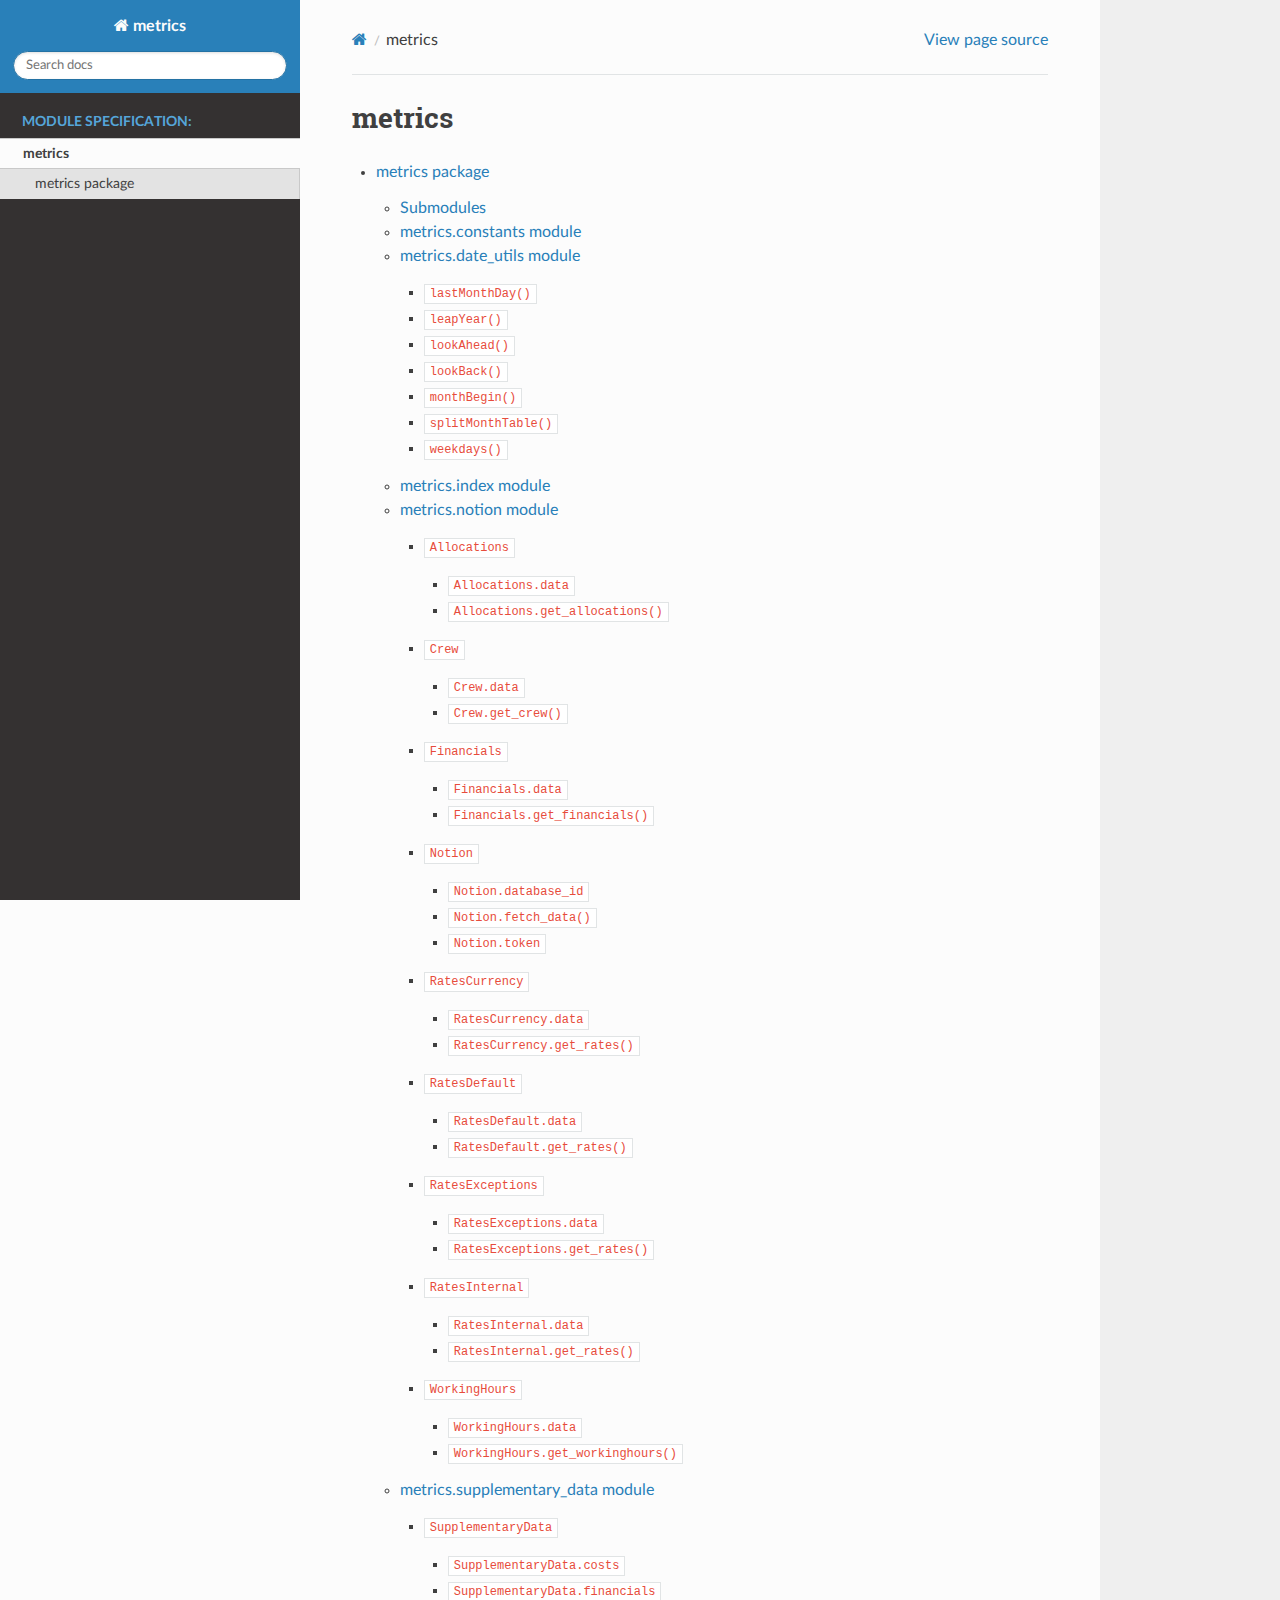
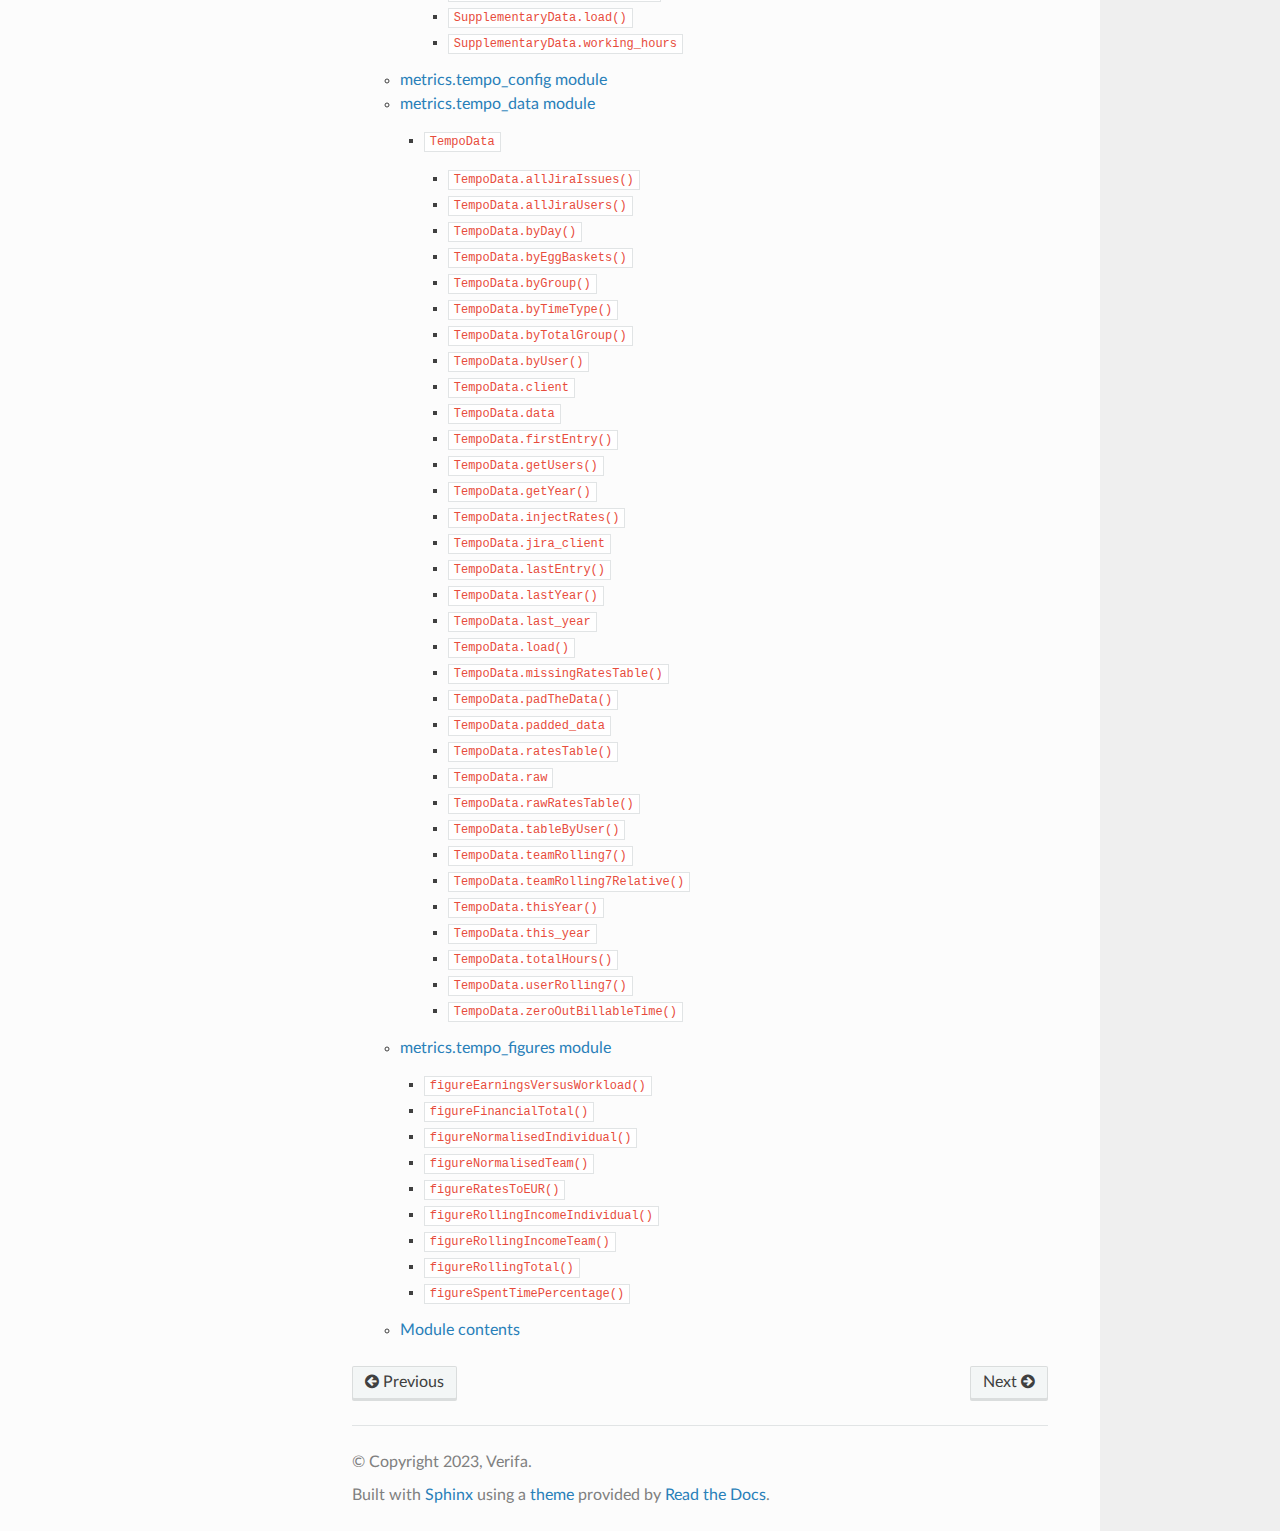
<file: docs/modules.html>
<!DOCTYPE html>
<html class="writer-html5" lang="en" >
<head>
  <meta charset="utf-8" /><meta name="generator" content="Docutils 0.18.1: http://docutils.sourceforge.net/" />

  <meta name="viewport" content="width=device-width, initial-scale=1.0" />
  <title>metrics &mdash; metrics 0.0.1 documentation</title>
      <link rel="stylesheet" href="_static/pygments.css" type="text/css" />
      <link rel="stylesheet" href="_static/css/theme.css" type="text/css" />
  <!--[if lt IE 9]>
    <script src="_static/js/html5shiv.min.js"></script>
  <![endif]-->
  
        <script data-url_root="./" id="documentation_options" src="_static/documentation_options.js"></script>
        <script src="_static/doctools.js"></script>
        <script src="_static/sphinx_highlight.js"></script>
    <script src="_static/js/theme.js"></script>
    <link rel="index" title="Index" href="genindex.html" />
    <link rel="search" title="Search" href="search.html" />
    <link rel="next" title="metrics package" href="metrics.html" />
    <link rel="prev" title="Verifa metrics" href="index.html" /> 
</head>

<body class="wy-body-for-nav"> 
  <div class="wy-grid-for-nav">
    <nav data-toggle="wy-nav-shift" class="wy-nav-side">
      <div class="wy-side-scroll">
        <div class="wy-side-nav-search" >

          
          
          <a href="index.html" class="icon icon-home">
            metrics
          </a>
<div role="search">
  <form id="rtd-search-form" class="wy-form" action="search.html" method="get">
    <input type="text" name="q" placeholder="Search docs" aria-label="Search docs" />
    <input type="hidden" name="check_keywords" value="yes" />
    <input type="hidden" name="area" value="default" />
  </form>
</div>
        </div><div class="wy-menu wy-menu-vertical" data-spy="affix" role="navigation" aria-label="Navigation menu">
              <p class="caption" role="heading"><span class="caption-text">Module specification:</span></p>
<ul class="current">
<li class="toctree-l1 current"><a class="current reference internal" href="#">metrics</a><ul>
<li class="toctree-l2"><a class="reference internal" href="metrics.html">metrics package</a></li>
</ul>
</li>
</ul>

        </div>
      </div>
    </nav>

    <section data-toggle="wy-nav-shift" class="wy-nav-content-wrap"><nav class="wy-nav-top" aria-label="Mobile navigation menu" >
          <i data-toggle="wy-nav-top" class="fa fa-bars"></i>
          <a href="index.html">metrics</a>
      </nav>

      <div class="wy-nav-content">
        <div class="rst-content">
          <div role="navigation" aria-label="Page navigation">
  <ul class="wy-breadcrumbs">
      <li><a href="index.html" class="icon icon-home" aria-label="Home"></a></li>
      <li class="breadcrumb-item active">metrics</li>
      <li class="wy-breadcrumbs-aside">
            <a href="_sources/modules.rst.txt" rel="nofollow"> View page source</a>
      </li>
  </ul>
  <hr/>
</div>
          <div role="main" class="document" itemscope="itemscope" itemtype="http://schema.org/Article">
           <div itemprop="articleBody">
             
  <section id="metrics">
<h1>metrics<a class="headerlink" href="#metrics" title="Permalink to this heading"></a></h1>
<div class="toctree-wrapper compound">
<ul>
<li class="toctree-l1"><a class="reference internal" href="metrics.html">metrics package</a><ul>
<li class="toctree-l2"><a class="reference internal" href="metrics.html#submodules">Submodules</a></li>
<li class="toctree-l2"><a class="reference internal" href="metrics.html#module-metrics.constants">metrics.constants module</a></li>
<li class="toctree-l2"><a class="reference internal" href="metrics.html#module-metrics.date_utils">metrics.date_utils module</a><ul>
<li class="toctree-l3"><a class="reference internal" href="metrics.html#metrics.date_utils.lastMonthDay"><code class="docutils literal notranslate"><span class="pre">lastMonthDay()</span></code></a></li>
<li class="toctree-l3"><a class="reference internal" href="metrics.html#metrics.date_utils.leapYear"><code class="docutils literal notranslate"><span class="pre">leapYear()</span></code></a></li>
<li class="toctree-l3"><a class="reference internal" href="metrics.html#metrics.date_utils.lookAhead"><code class="docutils literal notranslate"><span class="pre">lookAhead()</span></code></a></li>
<li class="toctree-l3"><a class="reference internal" href="metrics.html#metrics.date_utils.lookBack"><code class="docutils literal notranslate"><span class="pre">lookBack()</span></code></a></li>
<li class="toctree-l3"><a class="reference internal" href="metrics.html#metrics.date_utils.monthBegin"><code class="docutils literal notranslate"><span class="pre">monthBegin()</span></code></a></li>
<li class="toctree-l3"><a class="reference internal" href="metrics.html#metrics.date_utils.splitMonthTable"><code class="docutils literal notranslate"><span class="pre">splitMonthTable()</span></code></a></li>
<li class="toctree-l3"><a class="reference internal" href="metrics.html#metrics.date_utils.weekdays"><code class="docutils literal notranslate"><span class="pre">weekdays()</span></code></a></li>
</ul>
</li>
<li class="toctree-l2"><a class="reference internal" href="metrics.html#metrics-index-module">metrics.index module</a></li>
<li class="toctree-l2"><a class="reference internal" href="metrics.html#module-metrics.notion">metrics.notion module</a><ul>
<li class="toctree-l3"><a class="reference internal" href="metrics.html#metrics.notion.Allocations"><code class="docutils literal notranslate"><span class="pre">Allocations</span></code></a><ul>
<li class="toctree-l4"><a class="reference internal" href="metrics.html#metrics.notion.Allocations.data"><code class="docutils literal notranslate"><span class="pre">Allocations.data</span></code></a></li>
<li class="toctree-l4"><a class="reference internal" href="metrics.html#metrics.notion.Allocations.get_allocations"><code class="docutils literal notranslate"><span class="pre">Allocations.get_allocations()</span></code></a></li>
</ul>
</li>
<li class="toctree-l3"><a class="reference internal" href="metrics.html#metrics.notion.Crew"><code class="docutils literal notranslate"><span class="pre">Crew</span></code></a><ul>
<li class="toctree-l4"><a class="reference internal" href="metrics.html#metrics.notion.Crew.data"><code class="docutils literal notranslate"><span class="pre">Crew.data</span></code></a></li>
<li class="toctree-l4"><a class="reference internal" href="metrics.html#metrics.notion.Crew.get_crew"><code class="docutils literal notranslate"><span class="pre">Crew.get_crew()</span></code></a></li>
</ul>
</li>
<li class="toctree-l3"><a class="reference internal" href="metrics.html#metrics.notion.Financials"><code class="docutils literal notranslate"><span class="pre">Financials</span></code></a><ul>
<li class="toctree-l4"><a class="reference internal" href="metrics.html#metrics.notion.Financials.data"><code class="docutils literal notranslate"><span class="pre">Financials.data</span></code></a></li>
<li class="toctree-l4"><a class="reference internal" href="metrics.html#metrics.notion.Financials.get_financials"><code class="docutils literal notranslate"><span class="pre">Financials.get_financials()</span></code></a></li>
</ul>
</li>
<li class="toctree-l3"><a class="reference internal" href="metrics.html#metrics.notion.Notion"><code class="docutils literal notranslate"><span class="pre">Notion</span></code></a><ul>
<li class="toctree-l4"><a class="reference internal" href="metrics.html#metrics.notion.Notion.database_id"><code class="docutils literal notranslate"><span class="pre">Notion.database_id</span></code></a></li>
<li class="toctree-l4"><a class="reference internal" href="metrics.html#metrics.notion.Notion.fetch_data"><code class="docutils literal notranslate"><span class="pre">Notion.fetch_data()</span></code></a></li>
<li class="toctree-l4"><a class="reference internal" href="metrics.html#metrics.notion.Notion.token"><code class="docutils literal notranslate"><span class="pre">Notion.token</span></code></a></li>
</ul>
</li>
<li class="toctree-l3"><a class="reference internal" href="metrics.html#metrics.notion.RatesCurrency"><code class="docutils literal notranslate"><span class="pre">RatesCurrency</span></code></a><ul>
<li class="toctree-l4"><a class="reference internal" href="metrics.html#metrics.notion.RatesCurrency.data"><code class="docutils literal notranslate"><span class="pre">RatesCurrency.data</span></code></a></li>
<li class="toctree-l4"><a class="reference internal" href="metrics.html#metrics.notion.RatesCurrency.get_rates"><code class="docutils literal notranslate"><span class="pre">RatesCurrency.get_rates()</span></code></a></li>
</ul>
</li>
<li class="toctree-l3"><a class="reference internal" href="metrics.html#metrics.notion.RatesDefault"><code class="docutils literal notranslate"><span class="pre">RatesDefault</span></code></a><ul>
<li class="toctree-l4"><a class="reference internal" href="metrics.html#metrics.notion.RatesDefault.data"><code class="docutils literal notranslate"><span class="pre">RatesDefault.data</span></code></a></li>
<li class="toctree-l4"><a class="reference internal" href="metrics.html#metrics.notion.RatesDefault.get_rates"><code class="docutils literal notranslate"><span class="pre">RatesDefault.get_rates()</span></code></a></li>
</ul>
</li>
<li class="toctree-l3"><a class="reference internal" href="metrics.html#metrics.notion.RatesExceptions"><code class="docutils literal notranslate"><span class="pre">RatesExceptions</span></code></a><ul>
<li class="toctree-l4"><a class="reference internal" href="metrics.html#metrics.notion.RatesExceptions.data"><code class="docutils literal notranslate"><span class="pre">RatesExceptions.data</span></code></a></li>
<li class="toctree-l4"><a class="reference internal" href="metrics.html#metrics.notion.RatesExceptions.get_rates"><code class="docutils literal notranslate"><span class="pre">RatesExceptions.get_rates()</span></code></a></li>
</ul>
</li>
<li class="toctree-l3"><a class="reference internal" href="metrics.html#metrics.notion.RatesInternal"><code class="docutils literal notranslate"><span class="pre">RatesInternal</span></code></a><ul>
<li class="toctree-l4"><a class="reference internal" href="metrics.html#metrics.notion.RatesInternal.data"><code class="docutils literal notranslate"><span class="pre">RatesInternal.data</span></code></a></li>
<li class="toctree-l4"><a class="reference internal" href="metrics.html#metrics.notion.RatesInternal.get_rates"><code class="docutils literal notranslate"><span class="pre">RatesInternal.get_rates()</span></code></a></li>
</ul>
</li>
<li class="toctree-l3"><a class="reference internal" href="metrics.html#metrics.notion.WorkingHours"><code class="docutils literal notranslate"><span class="pre">WorkingHours</span></code></a><ul>
<li class="toctree-l4"><a class="reference internal" href="metrics.html#metrics.notion.WorkingHours.data"><code class="docutils literal notranslate"><span class="pre">WorkingHours.data</span></code></a></li>
<li class="toctree-l4"><a class="reference internal" href="metrics.html#metrics.notion.WorkingHours.get_workinghours"><code class="docutils literal notranslate"><span class="pre">WorkingHours.get_workinghours()</span></code></a></li>
</ul>
</li>
</ul>
</li>
<li class="toctree-l2"><a class="reference internal" href="metrics.html#module-metrics.supplementary_data">metrics.supplementary_data module</a><ul>
<li class="toctree-l3"><a class="reference internal" href="metrics.html#metrics.supplementary_data.SupplementaryData"><code class="docutils literal notranslate"><span class="pre">SupplementaryData</span></code></a><ul>
<li class="toctree-l4"><a class="reference internal" href="metrics.html#metrics.supplementary_data.SupplementaryData.costs"><code class="docutils literal notranslate"><span class="pre">SupplementaryData.costs</span></code></a></li>
<li class="toctree-l4"><a class="reference internal" href="metrics.html#metrics.supplementary_data.SupplementaryData.financials"><code class="docutils literal notranslate"><span class="pre">SupplementaryData.financials</span></code></a></li>
<li class="toctree-l4"><a class="reference internal" href="metrics.html#metrics.supplementary_data.SupplementaryData.load"><code class="docutils literal notranslate"><span class="pre">SupplementaryData.load()</span></code></a></li>
<li class="toctree-l4"><a class="reference internal" href="metrics.html#metrics.supplementary_data.SupplementaryData.working_hours"><code class="docutils literal notranslate"><span class="pre">SupplementaryData.working_hours</span></code></a></li>
</ul>
</li>
</ul>
</li>
<li class="toctree-l2"><a class="reference internal" href="metrics.html#module-metrics.tempo_config">metrics.tempo_config module</a></li>
<li class="toctree-l2"><a class="reference internal" href="metrics.html#module-metrics.tempo_data">metrics.tempo_data module</a><ul>
<li class="toctree-l3"><a class="reference internal" href="metrics.html#metrics.tempo_data.TempoData"><code class="docutils literal notranslate"><span class="pre">TempoData</span></code></a><ul>
<li class="toctree-l4"><a class="reference internal" href="metrics.html#metrics.tempo_data.TempoData.allJiraIssues"><code class="docutils literal notranslate"><span class="pre">TempoData.allJiraIssues()</span></code></a></li>
<li class="toctree-l4"><a class="reference internal" href="metrics.html#metrics.tempo_data.TempoData.allJiraUsers"><code class="docutils literal notranslate"><span class="pre">TempoData.allJiraUsers()</span></code></a></li>
<li class="toctree-l4"><a class="reference internal" href="metrics.html#metrics.tempo_data.TempoData.byDay"><code class="docutils literal notranslate"><span class="pre">TempoData.byDay()</span></code></a></li>
<li class="toctree-l4"><a class="reference internal" href="metrics.html#metrics.tempo_data.TempoData.byEggBaskets"><code class="docutils literal notranslate"><span class="pre">TempoData.byEggBaskets()</span></code></a></li>
<li class="toctree-l4"><a class="reference internal" href="metrics.html#metrics.tempo_data.TempoData.byGroup"><code class="docutils literal notranslate"><span class="pre">TempoData.byGroup()</span></code></a></li>
<li class="toctree-l4"><a class="reference internal" href="metrics.html#metrics.tempo_data.TempoData.byTimeType"><code class="docutils literal notranslate"><span class="pre">TempoData.byTimeType()</span></code></a></li>
<li class="toctree-l4"><a class="reference internal" href="metrics.html#metrics.tempo_data.TempoData.byTotalGroup"><code class="docutils literal notranslate"><span class="pre">TempoData.byTotalGroup()</span></code></a></li>
<li class="toctree-l4"><a class="reference internal" href="metrics.html#metrics.tempo_data.TempoData.byUser"><code class="docutils literal notranslate"><span class="pre">TempoData.byUser()</span></code></a></li>
<li class="toctree-l4"><a class="reference internal" href="metrics.html#metrics.tempo_data.TempoData.client"><code class="docutils literal notranslate"><span class="pre">TempoData.client</span></code></a></li>
<li class="toctree-l4"><a class="reference internal" href="metrics.html#metrics.tempo_data.TempoData.data"><code class="docutils literal notranslate"><span class="pre">TempoData.data</span></code></a></li>
<li class="toctree-l4"><a class="reference internal" href="metrics.html#metrics.tempo_data.TempoData.firstEntry"><code class="docutils literal notranslate"><span class="pre">TempoData.firstEntry()</span></code></a></li>
<li class="toctree-l4"><a class="reference internal" href="metrics.html#metrics.tempo_data.TempoData.getUsers"><code class="docutils literal notranslate"><span class="pre">TempoData.getUsers()</span></code></a></li>
<li class="toctree-l4"><a class="reference internal" href="metrics.html#metrics.tempo_data.TempoData.getYear"><code class="docutils literal notranslate"><span class="pre">TempoData.getYear()</span></code></a></li>
<li class="toctree-l4"><a class="reference internal" href="metrics.html#metrics.tempo_data.TempoData.injectRates"><code class="docutils literal notranslate"><span class="pre">TempoData.injectRates()</span></code></a></li>
<li class="toctree-l4"><a class="reference internal" href="metrics.html#metrics.tempo_data.TempoData.jira_client"><code class="docutils literal notranslate"><span class="pre">TempoData.jira_client</span></code></a></li>
<li class="toctree-l4"><a class="reference internal" href="metrics.html#metrics.tempo_data.TempoData.lastEntry"><code class="docutils literal notranslate"><span class="pre">TempoData.lastEntry()</span></code></a></li>
<li class="toctree-l4"><a class="reference internal" href="metrics.html#metrics.tempo_data.TempoData.lastYear"><code class="docutils literal notranslate"><span class="pre">TempoData.lastYear()</span></code></a></li>
<li class="toctree-l4"><a class="reference internal" href="metrics.html#metrics.tempo_data.TempoData.last_year"><code class="docutils literal notranslate"><span class="pre">TempoData.last_year</span></code></a></li>
<li class="toctree-l4"><a class="reference internal" href="metrics.html#metrics.tempo_data.TempoData.load"><code class="docutils literal notranslate"><span class="pre">TempoData.load()</span></code></a></li>
<li class="toctree-l4"><a class="reference internal" href="metrics.html#metrics.tempo_data.TempoData.missingRatesTable"><code class="docutils literal notranslate"><span class="pre">TempoData.missingRatesTable()</span></code></a></li>
<li class="toctree-l4"><a class="reference internal" href="metrics.html#metrics.tempo_data.TempoData.padTheData"><code class="docutils literal notranslate"><span class="pre">TempoData.padTheData()</span></code></a></li>
<li class="toctree-l4"><a class="reference internal" href="metrics.html#metrics.tempo_data.TempoData.padded_data"><code class="docutils literal notranslate"><span class="pre">TempoData.padded_data</span></code></a></li>
<li class="toctree-l4"><a class="reference internal" href="metrics.html#metrics.tempo_data.TempoData.ratesTable"><code class="docutils literal notranslate"><span class="pre">TempoData.ratesTable()</span></code></a></li>
<li class="toctree-l4"><a class="reference internal" href="metrics.html#metrics.tempo_data.TempoData.raw"><code class="docutils literal notranslate"><span class="pre">TempoData.raw</span></code></a></li>
<li class="toctree-l4"><a class="reference internal" href="metrics.html#metrics.tempo_data.TempoData.rawRatesTable"><code class="docutils literal notranslate"><span class="pre">TempoData.rawRatesTable()</span></code></a></li>
<li class="toctree-l4"><a class="reference internal" href="metrics.html#metrics.tempo_data.TempoData.tableByUser"><code class="docutils literal notranslate"><span class="pre">TempoData.tableByUser()</span></code></a></li>
<li class="toctree-l4"><a class="reference internal" href="metrics.html#metrics.tempo_data.TempoData.teamRolling7"><code class="docutils literal notranslate"><span class="pre">TempoData.teamRolling7()</span></code></a></li>
<li class="toctree-l4"><a class="reference internal" href="metrics.html#metrics.tempo_data.TempoData.teamRolling7Relative"><code class="docutils literal notranslate"><span class="pre">TempoData.teamRolling7Relative()</span></code></a></li>
<li class="toctree-l4"><a class="reference internal" href="metrics.html#metrics.tempo_data.TempoData.thisYear"><code class="docutils literal notranslate"><span class="pre">TempoData.thisYear()</span></code></a></li>
<li class="toctree-l4"><a class="reference internal" href="metrics.html#metrics.tempo_data.TempoData.this_year"><code class="docutils literal notranslate"><span class="pre">TempoData.this_year</span></code></a></li>
<li class="toctree-l4"><a class="reference internal" href="metrics.html#metrics.tempo_data.TempoData.totalHours"><code class="docutils literal notranslate"><span class="pre">TempoData.totalHours()</span></code></a></li>
<li class="toctree-l4"><a class="reference internal" href="metrics.html#metrics.tempo_data.TempoData.userRolling7"><code class="docutils literal notranslate"><span class="pre">TempoData.userRolling7()</span></code></a></li>
<li class="toctree-l4"><a class="reference internal" href="metrics.html#metrics.tempo_data.TempoData.zeroOutBillableTime"><code class="docutils literal notranslate"><span class="pre">TempoData.zeroOutBillableTime()</span></code></a></li>
</ul>
</li>
</ul>
</li>
<li class="toctree-l2"><a class="reference internal" href="metrics.html#module-metrics.tempo_figures">metrics.tempo_figures module</a><ul>
<li class="toctree-l3"><a class="reference internal" href="metrics.html#metrics.tempo_figures.figureEarningsVersusWorkload"><code class="docutils literal notranslate"><span class="pre">figureEarningsVersusWorkload()</span></code></a></li>
<li class="toctree-l3"><a class="reference internal" href="metrics.html#metrics.tempo_figures.figureFinancialTotal"><code class="docutils literal notranslate"><span class="pre">figureFinancialTotal()</span></code></a></li>
<li class="toctree-l3"><a class="reference internal" href="metrics.html#metrics.tempo_figures.figureNormalisedIndividual"><code class="docutils literal notranslate"><span class="pre">figureNormalisedIndividual()</span></code></a></li>
<li class="toctree-l3"><a class="reference internal" href="metrics.html#metrics.tempo_figures.figureNormalisedTeam"><code class="docutils literal notranslate"><span class="pre">figureNormalisedTeam()</span></code></a></li>
<li class="toctree-l3"><a class="reference internal" href="metrics.html#metrics.tempo_figures.figureRatesToEUR"><code class="docutils literal notranslate"><span class="pre">figureRatesToEUR()</span></code></a></li>
<li class="toctree-l3"><a class="reference internal" href="metrics.html#metrics.tempo_figures.figureRollingIncomeIndividual"><code class="docutils literal notranslate"><span class="pre">figureRollingIncomeIndividual()</span></code></a></li>
<li class="toctree-l3"><a class="reference internal" href="metrics.html#metrics.tempo_figures.figureRollingIncomeTeam"><code class="docutils literal notranslate"><span class="pre">figureRollingIncomeTeam()</span></code></a></li>
<li class="toctree-l3"><a class="reference internal" href="metrics.html#metrics.tempo_figures.figureRollingTotal"><code class="docutils literal notranslate"><span class="pre">figureRollingTotal()</span></code></a></li>
<li class="toctree-l3"><a class="reference internal" href="metrics.html#metrics.tempo_figures.figureSpentTimePercentage"><code class="docutils literal notranslate"><span class="pre">figureSpentTimePercentage()</span></code></a></li>
</ul>
</li>
<li class="toctree-l2"><a class="reference internal" href="metrics.html#module-metrics">Module contents</a></li>
</ul>
</li>
</ul>
</div>
</section>


           </div>
          </div>
          <footer><div class="rst-footer-buttons" role="navigation" aria-label="Footer">
        <a href="index.html" class="btn btn-neutral float-left" title="Verifa metrics" accesskey="p" rel="prev"><span class="fa fa-arrow-circle-left" aria-hidden="true"></span> Previous</a>
        <a href="metrics.html" class="btn btn-neutral float-right" title="metrics package" accesskey="n" rel="next">Next <span class="fa fa-arrow-circle-right" aria-hidden="true"></span></a>
    </div>

  <hr/>

  <div role="contentinfo">
    <p>&#169; Copyright 2023, Verifa.</p>
  </div>

  Built with <a href="https://www.sphinx-doc.org/">Sphinx</a> using a
    <a href="https://github.com/readthedocs/sphinx_rtd_theme">theme</a>
    provided by <a href="https://readthedocs.org">Read the Docs</a>.
   

</footer>
        </div>
      </div>
    </section>
  </div>
  <script>
      jQuery(function () {
          SphinxRtdTheme.Navigation.enable(true);
      });
  </script> 

</body>
</html>
</file>
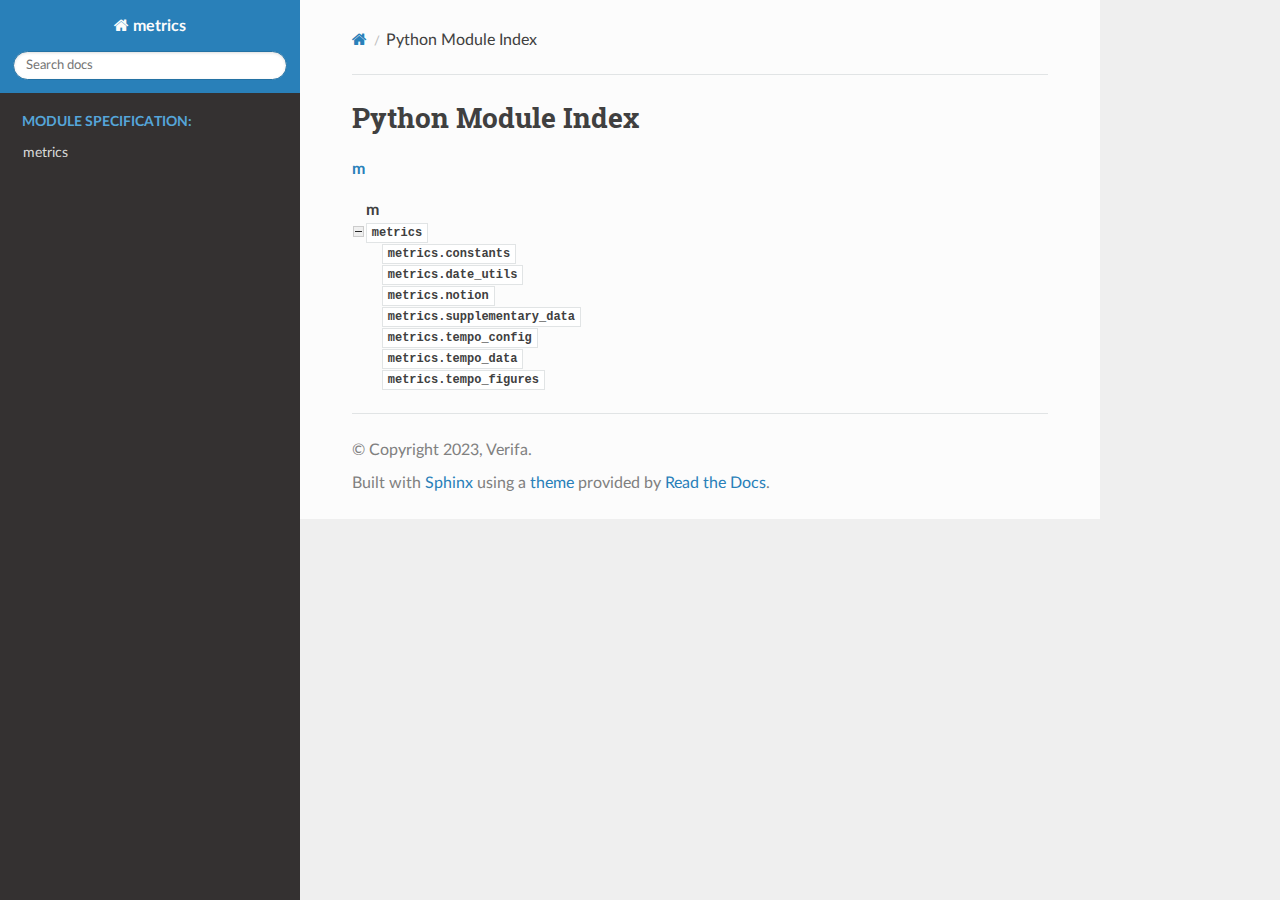
<file: docs/py-modindex.html>
<!DOCTYPE html>
<html class="writer-html5" lang="en" >
<head>
  <meta charset="utf-8" />
  <meta name="viewport" content="width=device-width, initial-scale=1.0" />
  <title>Python Module Index &mdash; metrics 0.0.1 documentation</title>
      <link rel="stylesheet" href="_static/pygments.css" type="text/css" />
      <link rel="stylesheet" href="_static/css/theme.css" type="text/css" />
  <!--[if lt IE 9]>
    <script src="_static/js/html5shiv.min.js"></script>
  <![endif]-->
  
        <script data-url_root="./" id="documentation_options" src="_static/documentation_options.js"></script>
        <script src="_static/doctools.js"></script>
        <script src="_static/sphinx_highlight.js"></script>
    <script src="_static/js/theme.js"></script>
    <link rel="index" title="Index" href="genindex.html" />
    <link rel="search" title="Search" href="search.html" />
 


</head>

<body class="wy-body-for-nav"> 
  <div class="wy-grid-for-nav">
    <nav data-toggle="wy-nav-shift" class="wy-nav-side">
      <div class="wy-side-scroll">
        <div class="wy-side-nav-search" >

          
          
          <a href="index.html" class="icon icon-home">
            metrics
          </a>
<div role="search">
  <form id="rtd-search-form" class="wy-form" action="search.html" method="get">
    <input type="text" name="q" placeholder="Search docs" aria-label="Search docs" />
    <input type="hidden" name="check_keywords" value="yes" />
    <input type="hidden" name="area" value="default" />
  </form>
</div>
        </div><div class="wy-menu wy-menu-vertical" data-spy="affix" role="navigation" aria-label="Navigation menu">
              <p class="caption" role="heading"><span class="caption-text">Module specification:</span></p>
<ul>
<li class="toctree-l1"><a class="reference internal" href="modules.html">metrics</a></li>
</ul>

        </div>
      </div>
    </nav>

    <section data-toggle="wy-nav-shift" class="wy-nav-content-wrap"><nav class="wy-nav-top" aria-label="Mobile navigation menu" >
          <i data-toggle="wy-nav-top" class="fa fa-bars"></i>
          <a href="index.html">metrics</a>
      </nav>

      <div class="wy-nav-content">
        <div class="rst-content">
          <div role="navigation" aria-label="Page navigation">
  <ul class="wy-breadcrumbs">
      <li><a href="index.html" class="icon icon-home" aria-label="Home"></a></li>
      <li class="breadcrumb-item active">Python Module Index</li>
      <li class="wy-breadcrumbs-aside">
      </li>
  </ul>
  <hr/>
</div>
          <div role="main" class="document" itemscope="itemscope" itemtype="http://schema.org/Article">
           <div itemprop="articleBody">
             

   <h1>Python Module Index</h1>

   <div class="modindex-jumpbox">
   <a href="#cap-m"><strong>m</strong></a>
   </div>

   <table class="indextable modindextable">
     <tr class="pcap"><td></td><td>&#160;</td><td></td></tr>
     <tr class="cap" id="cap-m"><td></td><td>
       <strong>m</strong></td><td></td></tr>
     <tr>
       <td><img src="_static/minus.png" class="toggler"
              id="toggle-1" style="display: none" alt="-" /></td>
       <td>
       <a href="metrics.html#module-metrics"><code class="xref">metrics</code></a></td><td>
       <em></em></td></tr>
     <tr class="cg-1">
       <td></td>
       <td>&#160;&#160;&#160;
       <a href="metrics.html#module-metrics.constants"><code class="xref">metrics.constants</code></a></td><td>
       <em></em></td></tr>
     <tr class="cg-1">
       <td></td>
       <td>&#160;&#160;&#160;
       <a href="metrics.html#module-metrics.date_utils"><code class="xref">metrics.date_utils</code></a></td><td>
       <em></em></td></tr>
     <tr class="cg-1">
       <td></td>
       <td>&#160;&#160;&#160;
       <a href="metrics.html#module-metrics.notion"><code class="xref">metrics.notion</code></a></td><td>
       <em></em></td></tr>
     <tr class="cg-1">
       <td></td>
       <td>&#160;&#160;&#160;
       <a href="metrics.html#module-metrics.supplementary_data"><code class="xref">metrics.supplementary_data</code></a></td><td>
       <em></em></td></tr>
     <tr class="cg-1">
       <td></td>
       <td>&#160;&#160;&#160;
       <a href="metrics.html#module-metrics.tempo_config"><code class="xref">metrics.tempo_config</code></a></td><td>
       <em></em></td></tr>
     <tr class="cg-1">
       <td></td>
       <td>&#160;&#160;&#160;
       <a href="metrics.html#module-metrics.tempo_data"><code class="xref">metrics.tempo_data</code></a></td><td>
       <em></em></td></tr>
     <tr class="cg-1">
       <td></td>
       <td>&#160;&#160;&#160;
       <a href="metrics.html#module-metrics.tempo_figures"><code class="xref">metrics.tempo_figures</code></a></td><td>
       <em></em></td></tr>
   </table>


           </div>
          </div>
          <footer>

  <hr/>

  <div role="contentinfo">
    <p>&#169; Copyright 2023, Verifa.</p>
  </div>

  Built with <a href="https://www.sphinx-doc.org/">Sphinx</a> using a
    <a href="https://github.com/readthedocs/sphinx_rtd_theme">theme</a>
    provided by <a href="https://readthedocs.org">Read the Docs</a>.
   

</footer>
        </div>
      </div>
    </section>
  </div>
  <script>
      jQuery(function () {
          SphinxRtdTheme.Navigation.enable(true);
      });
  </script> 

</body>
</html>
</file>
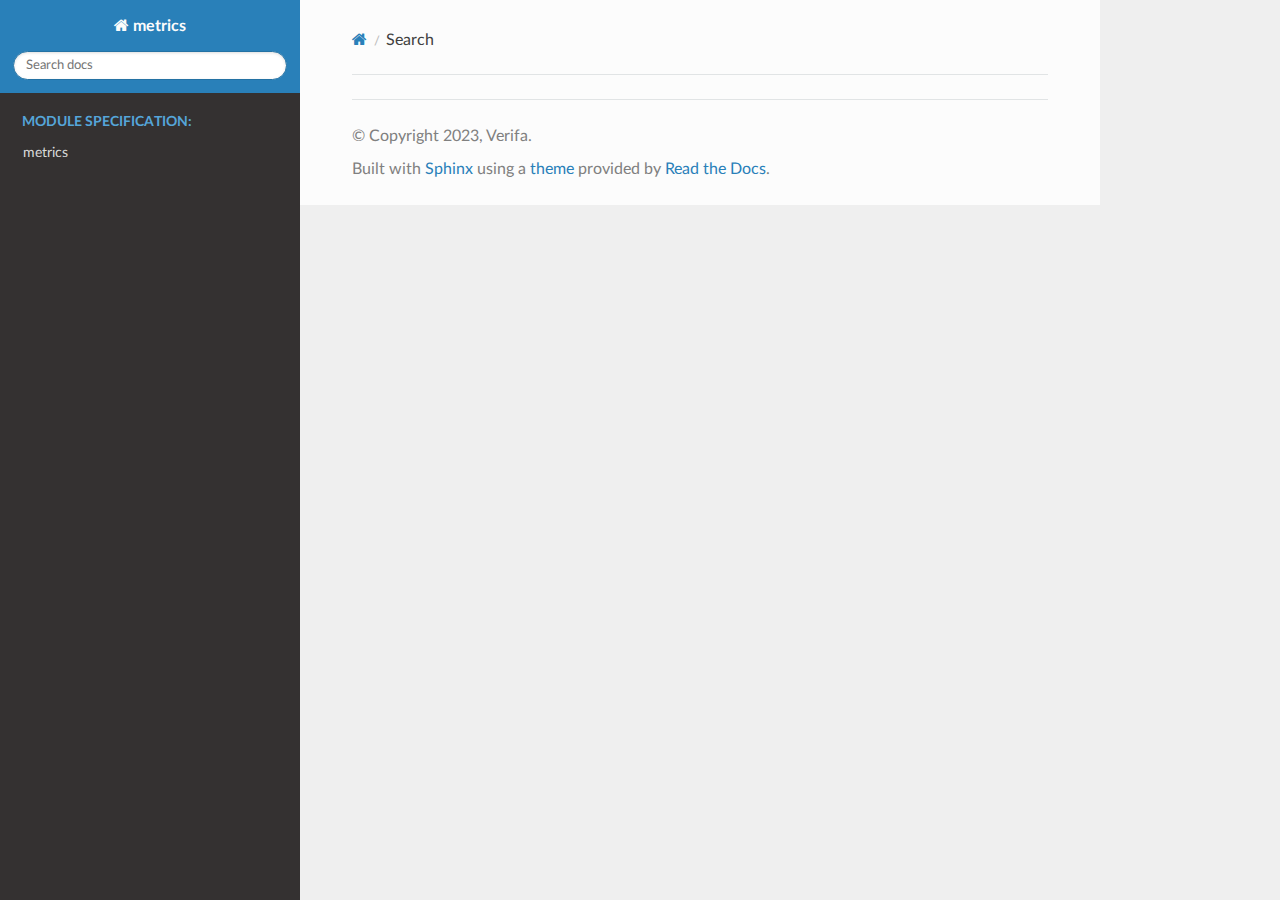
<file: docs/search.html>
<!DOCTYPE html>
<html class="writer-html5" lang="en" >
<head>
  <meta charset="utf-8" />
  <meta name="viewport" content="width=device-width, initial-scale=1.0" />
  <title>Search &mdash; metrics 0.0.1 documentation</title>
      <link rel="stylesheet" href="_static/pygments.css" type="text/css" />
      <link rel="stylesheet" href="_static/css/theme.css" type="text/css" />
    
  <!--[if lt IE 9]>
    <script src="_static/js/html5shiv.min.js"></script>
  <![endif]-->
  
        <script data-url_root="./" id="documentation_options" src="_static/documentation_options.js"></script>
        <script src="_static/doctools.js"></script>
        <script src="_static/sphinx_highlight.js"></script>
    <script src="_static/js/theme.js"></script>
    <script src="_static/searchtools.js"></script>
    <script src="_static/language_data.js"></script>
    <link rel="index" title="Index" href="genindex.html" />
    <link rel="search" title="Search" href="#" /> 
</head>

<body class="wy-body-for-nav"> 
  <div class="wy-grid-for-nav">
    <nav data-toggle="wy-nav-shift" class="wy-nav-side">
      <div class="wy-side-scroll">
        <div class="wy-side-nav-search" >

          
          
          <a href="index.html" class="icon icon-home">
            metrics
          </a>
<div role="search">
  <form id="rtd-search-form" class="wy-form" action="#" method="get">
    <input type="text" name="q" placeholder="Search docs" aria-label="Search docs" />
    <input type="hidden" name="check_keywords" value="yes" />
    <input type="hidden" name="area" value="default" />
  </form>
</div>
        </div><div class="wy-menu wy-menu-vertical" data-spy="affix" role="navigation" aria-label="Navigation menu">
              <p class="caption" role="heading"><span class="caption-text">Module specification:</span></p>
<ul>
<li class="toctree-l1"><a class="reference internal" href="modules.html">metrics</a></li>
</ul>

        </div>
      </div>
    </nav>

    <section data-toggle="wy-nav-shift" class="wy-nav-content-wrap"><nav class="wy-nav-top" aria-label="Mobile navigation menu" >
          <i data-toggle="wy-nav-top" class="fa fa-bars"></i>
          <a href="index.html">metrics</a>
      </nav>

      <div class="wy-nav-content">
        <div class="rst-content">
          <div role="navigation" aria-label="Page navigation">
  <ul class="wy-breadcrumbs">
      <li><a href="index.html" class="icon icon-home" aria-label="Home"></a></li>
      <li class="breadcrumb-item active">Search</li>
      <li class="wy-breadcrumbs-aside">
      </li>
  </ul>
  <hr/>
</div>
          <div role="main" class="document" itemscope="itemscope" itemtype="http://schema.org/Article">
           <div itemprop="articleBody">
             
  <noscript>
  <div id="fallback" class="admonition warning">
    <p class="last">
      Please activate JavaScript to enable the search functionality.
    </p>
  </div>
  </noscript>

  
  <div id="search-results">
  
  </div>

           </div>
          </div>
          <footer>

  <hr/>

  <div role="contentinfo">
    <p>&#169; Copyright 2023, Verifa.</p>
  </div>

  Built with <a href="https://www.sphinx-doc.org/">Sphinx</a> using a
    <a href="https://github.com/readthedocs/sphinx_rtd_theme">theme</a>
    provided by <a href="https://readthedocs.org">Read the Docs</a>.
   

</footer>
        </div>
      </div>
    </section>
  </div>
  <script>
      jQuery(function () {
          SphinxRtdTheme.Navigation.enable(true);
      });
  </script>
  <script>
    jQuery(function() { Search.loadIndex("searchindex.js"); });
  </script>
  
  <script id="searchindexloader"></script>
   


</body>
</html>
</file>
<file: stylesheets/theme.css>
:root>* {
    --md-primary-fg-color: #ad9ce3;
    --md-primary-fg-color--light: #c0b7df;
    --md-primary-fg-color--dark: #937cdd;
}
</file>
<file: docs/_static/pygments.css>
pre { line-height: 125%; }
td.linenos .normal { color: inherit; background-color: transparent; padding-left: 5px; padding-right: 5px; }
span.linenos { color: inherit; background-color: transparent; padding-left: 5px; padding-right: 5px; }
td.linenos .special { color: #000000; background-color: #ffffc0; padding-left: 5px; padding-right: 5px; }
span.linenos.special { color: #000000; background-color: #ffffc0; padding-left: 5px; padding-right: 5px; }
.highlight .hll { background-color: #ffffcc }
.highlight { background: #f8f8f8; }
.highlight .c { color: #3D7B7B; font-style: italic } /* Comment */
.highlight .err { border: 1px solid #FF0000 } /* Error */
.highlight .k { color: #008000; font-weight: bold } /* Keyword */
.highlight .o { color: #666666 } /* Operator */
.highlight .ch { color: #3D7B7B; font-style: italic } /* Comment.Hashbang */
.highlight .cm { color: #3D7B7B; font-style: italic } /* Comment.Multiline */
.highlight .cp { color: #9C6500 } /* Comment.Preproc */
.highlight .cpf { color: #3D7B7B; font-style: italic } /* Comment.PreprocFile */
.highlight .c1 { color: #3D7B7B; font-style: italic } /* Comment.Single */
.highlight .cs { color: #3D7B7B; font-style: italic } /* Comment.Special */
.highlight .gd { color: #A00000 } /* Generic.Deleted */
.highlight .ge { font-style: italic } /* Generic.Emph */
.highlight .ges { font-weight: bold; font-style: italic } /* Generic.EmphStrong */
.highlight .gr { color: #E40000 } /* Generic.Error */
.highlight .gh { color: #000080; font-weight: bold } /* Generic.Heading */
.highlight .gi { color: #008400 } /* Generic.Inserted */
.highlight .go { color: #717171 } /* Generic.Output */
.highlight .gp { color: #000080; font-weight: bold } /* Generic.Prompt */
.highlight .gs { font-weight: bold } /* Generic.Strong */
.highlight .gu { color: #800080; font-weight: bold } /* Generic.Subheading */
.highlight .gt { color: #0044DD } /* Generic.Traceback */
.highlight .kc { color: #008000; font-weight: bold } /* Keyword.Constant */
.highlight .kd { color: #008000; font-weight: bold } /* Keyword.Declaration */
.highlight .kn { color: #008000; font-weight: bold } /* Keyword.Namespace */
.highlight .kp { color: #008000 } /* Keyword.Pseudo */
.highlight .kr { color: #008000; font-weight: bold } /* Keyword.Reserved */
.highlight .kt { color: #B00040 } /* Keyword.Type */
.highlight .m { color: #666666 } /* Literal.Number */
.highlight .s { color: #BA2121 } /* Literal.String */
.highlight .na { color: #687822 } /* Name.Attribute */
.highlight .nb { color: #008000 } /* Name.Builtin */
.highlight .nc { color: #0000FF; font-weight: bold } /* Name.Class */
.highlight .no { color: #880000 } /* Name.Constant */
.highlight .nd { color: #AA22FF } /* Name.Decorator */
.highlight .ni { color: #717171; font-weight: bold } /* Name.Entity */
.highlight .ne { color: #CB3F38; font-weight: bold } /* Name.Exception */
.highlight .nf { color: #0000FF } /* Name.Function */
.highlight .nl { color: #767600 } /* Name.Label */
.highlight .nn { color: #0000FF; font-weight: bold } /* Name.Namespace */
.highlight .nt { color: #008000; font-weight: bold } /* Name.Tag */
.highlight .nv { color: #19177C } /* Name.Variable */
.highlight .ow { color: #AA22FF; font-weight: bold } /* Operator.Word */
.highlight .w { color: #bbbbbb } /* Text.Whitespace */
.highlight .mb { color: #666666 } /* Literal.Number.Bin */
.highlight .mf { color: #666666 } /* Literal.Number.Float */
.highlight .mh { color: #666666 } /* Literal.Number.Hex */
.highlight .mi { color: #666666 } /* Literal.Number.Integer */
.highlight .mo { color: #666666 } /* Literal.Number.Oct */
.highlight .sa { color: #BA2121 } /* Literal.String.Affix */
.highlight .sb { color: #BA2121 } /* Literal.String.Backtick */
.highlight .sc { color: #BA2121 } /* Literal.String.Char */
.highlight .dl { color: #BA2121 } /* Literal.String.Delimiter */
.highlight .sd { color: #BA2121; font-style: italic } /* Literal.String.Doc */
.highlight .s2 { color: #BA2121 } /* Literal.String.Double */
.highlight .se { color: #AA5D1F; font-weight: bold } /* Literal.String.Escape */
.highlight .sh { color: #BA2121 } /* Literal.String.Heredoc */
.highlight .si { color: #A45A77; font-weight: bold } /* Literal.String.Interpol */
.highlight .sx { color: #008000 } /* Literal.String.Other */
.highlight .sr { color: #A45A77 } /* Literal.String.Regex */
.highlight .s1 { color: #BA2121 } /* Literal.String.Single */
.highlight .ss { color: #19177C } /* Literal.String.Symbol */
.highlight .bp { color: #008000 } /* Name.Builtin.Pseudo */
.highlight .fm { color: #0000FF } /* Name.Function.Magic */
.highlight .vc { color: #19177C } /* Name.Variable.Class */
.highlight .vg { color: #19177C } /* Name.Variable.Global */
.highlight .vi { color: #19177C } /* Name.Variable.Instance */
.highlight .vm { color: #19177C } /* Name.Variable.Magic */
.highlight .il { color: #666666 } /* Literal.Number.Integer.Long */
</file>
<file: docs/_static/css/theme.css>
html{box-sizing:border-box}*,:after,:before{box-sizing:inherit}article,aside,details,figcaption,figure,footer,header,hgroup,nav,section{display:block}audio,canvas,video{display:inline-block;*display:inline;*zoom:1}[hidden],audio:not([controls]){display:none}*{-webkit-box-sizing:border-box;-moz-box-sizing:border-box;box-sizing:border-box}html{font-size:100%;-webkit-text-size-adjust:100%;-ms-text-size-adjust:100%}body{margin:0}a:active,a:hover{outline:0}abbr[title]{border-bottom:1px dotted}b,strong{font-weight:700}blockquote{margin:0}dfn{font-style:italic}ins{background:#ff9;text-decoration:none}ins,mark{color:#000}mark{background:#ff0;font-style:italic;font-weight:700}.rst-content code,.rst-content tt,code,kbd,pre,samp{font-family:monospace,serif;_font-family:courier new,monospace;font-size:1em}pre{white-space:pre}q{quotes:none}q:after,q:before{content:"";content:none}small{font-size:85%}sub,sup{font-size:75%;line-height:0;position:relative;vertical-align:baseline}sup{top:-.5em}sub{bottom:-.25em}dl,ol,ul{margin:0;padding:0;list-style:none;list-style-image:none}li{list-style:none}dd{margin:0}img{border:0;-ms-interpolation-mode:bicubic;vertical-align:middle;max-width:100%}svg:not(:root){overflow:hidden}figure,form{margin:0}label{cursor:pointer}button,input,select,textarea{font-size:100%;margin:0;vertical-align:baseline;*vertical-align:middle}button,input{line-height:normal}button,input[type=button],input[type=reset],input[type=submit]{cursor:pointer;-webkit-appearance:button;*overflow:visible}button[disabled],input[disabled]{cursor:default}input[type=search]{-webkit-appearance:textfield;-moz-box-sizing:content-box;-webkit-box-sizing:content-box;box-sizing:content-box}textarea{resize:vertical}table{border-collapse:collapse;border-spacing:0}td{vertical-align:top}.chromeframe{margin:.2em 0;background:#ccc;color:#000;padding:.2em 0}.ir{display:block;border:0;text-indent:-999em;overflow:hidden;background-color:transparent;background-repeat:no-repeat;text-align:left;direction:ltr;*line-height:0}.ir br{display:none}.hidden{display:none!important;visibility:hidden}.visuallyhidden{border:0;clip:rect(0 0 0 0);height:1px;margin:-1px;overflow:hidden;padding:0;position:absolute;width:1px}.visuallyhidden.focusable:active,.visuallyhidden.focusable:focus{clip:auto;height:auto;margin:0;overflow:visible;position:static;width:auto}.invisible{visibility:hidden}.relative{position:relative}big,small{font-size:100%}@media print{body,html,section{background:none!important}*{box-shadow:none!important;text-shadow:none!important;filter:none!important;-ms-filter:none!important}a,a:visited{text-decoration:underline}.ir a:after,a[href^="#"]:after,a[href^="javascript:"]:after{content:""}blockquote,pre{page-break-inside:avoid}thead{display:table-header-group}img,tr{page-break-inside:avoid}img{max-width:100%!important}@page{margin:.5cm}.rst-content .toctree-wrapper>p.caption,h2,h3,p{orphans:3;widows:3}.rst-content .toctree-wrapper>p.caption,h2,h3{page-break-after:avoid}}.btn,.fa:before,.icon:before,.rst-content .admonition,.rst-content .admonition-title:before,.rst-content .admonition-todo,.rst-content .attention,.rst-content .caution,.rst-content .code-block-caption .headerlink:before,.rst-content .danger,.rst-content .eqno .headerlink:before,.rst-content .error,.rst-content .hint,.rst-content .important,.rst-content .note,.rst-content .seealso,.rst-content .tip,.rst-content .warning,.rst-content code.download span:first-child:before,.rst-content dl dt .headerlink:before,.rst-content h1 .headerlink:before,.rst-content h2 .headerlink:before,.rst-content h3 .headerlink:before,.rst-content h4 .headerlink:before,.rst-content h5 .headerlink:before,.rst-content h6 .headerlink:before,.rst-content p.caption .headerlink:before,.rst-content p .headerlink:before,.rst-content table>caption .headerlink:before,.rst-content tt.download span:first-child:before,.wy-alert,.wy-dropdown .caret:before,.wy-inline-validate.wy-inline-validate-danger .wy-input-context:before,.wy-inline-validate.wy-inline-validate-info .wy-input-context:before,.wy-inline-validate.wy-inline-validate-success .wy-input-context:before,.wy-inline-validate.wy-inline-validate-warning .wy-input-context:before,.wy-menu-vertical li.current>a button.toctree-expand:before,.wy-menu-vertical li.on a button.toctree-expand:before,.wy-menu-vertical li button.toctree-expand:before,input[type=color],input[type=date],input[type=datetime-local],input[type=datetime],input[type=email],input[type=month],input[type=number],input[type=password],input[type=search],input[type=tel],input[type=text],input[type=time],input[type=url],input[type=week],select,textarea{-webkit-font-smoothing:antialiased}.clearfix{*zoom:1}.clearfix:after,.clearfix:before{display:table;content:""}.clearfix:after{clear:both}/*!
 *  Font Awesome 4.7.0 by @davegandy - http://fontawesome.io - @fontawesome
 *  License - http://fontawesome.io/license (Font: SIL OFL 1.1, CSS: MIT License)
 */@font-face{font-family:FontAwesome;src:url(fonts/fontawesome-webfont.eot?674f50d287a8c48dc19ba404d20fe713);src:url(fonts/fontawesome-webfont.eot?674f50d287a8c48dc19ba404d20fe713?#iefix&v=4.7.0) format("embedded-opentype"),url(fonts/fontawesome-webfont.woff2?af7ae505a9eed503f8b8e6982036873e) format("woff2"),url(fonts/fontawesome-webfont.woff?fee66e712a8a08eef5805a46892932ad) format("woff"),url(fonts/fontawesome-webfont.ttf?b06871f281fee6b241d60582ae9369b9) format("truetype"),url(fonts/fontawesome-webfont.svg?912ec66d7572ff821749319396470bde#fontawesomeregular) format("svg");font-weight:400;font-style:normal}.fa,.icon,.rst-content .admonition-title,.rst-content .code-block-caption .headerlink,.rst-content .eqno .headerlink,.rst-content code.download span:first-child,.rst-content dl dt .headerlink,.rst-content h1 .headerlink,.rst-content h2 .headerlink,.rst-content h3 .headerlink,.rst-content h4 .headerlink,.rst-content h5 .headerlink,.rst-content h6 .headerlink,.rst-content p.caption .headerlink,.rst-content p .headerlink,.rst-content table>caption .headerlink,.rst-content tt.download span:first-child,.wy-menu-vertical li.current>a button.toctree-expand,.wy-menu-vertical li.on a button.toctree-expand,.wy-menu-vertical li button.toctree-expand{display:inline-block;font:normal normal normal 14px/1 FontAwesome;font-size:inherit;text-rendering:auto;-webkit-font-smoothing:antialiased;-moz-osx-font-smoothing:grayscale}.fa-lg{font-size:1.33333em;line-height:.75em;vertical-align:-15%}.fa-2x{font-size:2em}.fa-3x{font-size:3em}.fa-4x{font-size:4em}.fa-5x{font-size:5em}.fa-fw{width:1.28571em;text-align:center}.fa-ul{padding-left:0;margin-left:2.14286em;list-style-type:none}.fa-ul>li{position:relative}.fa-li{position:absolute;left:-2.14286em;width:2.14286em;top:.14286em;text-align:center}.fa-li.fa-lg{left:-1.85714em}.fa-border{padding:.2em .25em .15em;border:.08em solid #eee;border-radius:.1em}.fa-pull-left{float:left}.fa-pull-right{float:right}.fa-pull-left.icon,.fa.fa-pull-left,.rst-content .code-block-caption .fa-pull-left.headerlink,.rst-content .eqno .fa-pull-left.headerlink,.rst-content .fa-pull-left.admonition-title,.rst-content code.download span.fa-pull-left:first-child,.rst-content dl dt .fa-pull-left.headerlink,.rst-content h1 .fa-pull-left.headerlink,.rst-content h2 .fa-pull-left.headerlink,.rst-content h3 .fa-pull-left.headerlink,.rst-content h4 .fa-pull-left.headerlink,.rst-content h5 .fa-pull-left.headerlink,.rst-content h6 .fa-pull-left.headerlink,.rst-content p .fa-pull-left.headerlink,.rst-content table>caption .fa-pull-left.headerlink,.rst-content tt.download span.fa-pull-left:first-child,.wy-menu-vertical li.current>a button.fa-pull-left.toctree-expand,.wy-menu-vertical li.on a button.fa-pull-left.toctree-expand,.wy-menu-vertical li button.fa-pull-left.toctree-expand{margin-right:.3em}.fa-pull-right.icon,.fa.fa-pull-right,.rst-content .code-block-caption .fa-pull-right.headerlink,.rst-content .eqno .fa-pull-right.headerlink,.rst-content .fa-pull-right.admonition-title,.rst-content code.download span.fa-pull-right:first-child,.rst-content dl dt .fa-pull-right.headerlink,.rst-content h1 .fa-pull-right.headerlink,.rst-content h2 .fa-pull-right.headerlink,.rst-content h3 .fa-pull-right.headerlink,.rst-content h4 .fa-pull-right.headerlink,.rst-content h5 .fa-pull-right.headerlink,.rst-content h6 .fa-pull-right.headerlink,.rst-content p .fa-pull-right.headerlink,.rst-content table>caption .fa-pull-right.headerlink,.rst-content tt.download span.fa-pull-right:first-child,.wy-menu-vertical li.current>a button.fa-pull-right.toctree-expand,.wy-menu-vertical li.on a button.fa-pull-right.toctree-expand,.wy-menu-vertical li button.fa-pull-right.toctree-expand{margin-left:.3em}.pull-right{float:right}.pull-left{float:left}.fa.pull-left,.pull-left.icon,.rst-content .code-block-caption .pull-left.headerlink,.rst-content .eqno .pull-left.headerlink,.rst-content .pull-left.admonition-title,.rst-content code.download span.pull-left:first-child,.rst-content dl dt .pull-left.headerlink,.rst-content h1 .pull-left.headerlink,.rst-content h2 .pull-left.headerlink,.rst-content h3 .pull-left.headerlink,.rst-content h4 .pull-left.headerlink,.rst-content h5 .pull-left.headerlink,.rst-content h6 .pull-left.headerlink,.rst-content p .pull-left.headerlink,.rst-content table>caption .pull-left.headerlink,.rst-content tt.download span.pull-left:first-child,.wy-menu-vertical li.current>a button.pull-left.toctree-expand,.wy-menu-vertical li.on a button.pull-left.toctree-expand,.wy-menu-vertical li button.pull-left.toctree-expand{margin-right:.3em}.fa.pull-right,.pull-right.icon,.rst-content .code-block-caption .pull-right.headerlink,.rst-content .eqno .pull-right.headerlink,.rst-content .pull-right.admonition-title,.rst-content code.download span.pull-right:first-child,.rst-content dl dt .pull-right.headerlink,.rst-content h1 .pull-right.headerlink,.rst-content h2 .pull-right.headerlink,.rst-content h3 .pull-right.headerlink,.rst-content h4 .pull-right.headerlink,.rst-content h5 .pull-right.headerlink,.rst-content h6 .pull-right.headerlink,.rst-content p .pull-right.headerlink,.rst-content table>caption .pull-right.headerlink,.rst-content tt.download span.pull-right:first-child,.wy-menu-vertical li.current>a button.pull-right.toctree-expand,.wy-menu-vertical li.on a button.pull-right.toctree-expand,.wy-menu-vertical li button.pull-right.toctree-expand{margin-left:.3em}.fa-spin{-webkit-animation:fa-spin 2s linear infinite;animation:fa-spin 2s linear infinite}.fa-pulse{-webkit-animation:fa-spin 1s steps(8) infinite;animation:fa-spin 1s steps(8) infinite}@-webkit-keyframes fa-spin{0%{-webkit-transform:rotate(0deg);transform:rotate(0deg)}to{-webkit-transform:rotate(359deg);transform:rotate(359deg)}}@keyframes fa-spin{0%{-webkit-transform:rotate(0deg);transform:rotate(0deg)}to{-webkit-transform:rotate(359deg);transform:rotate(359deg)}}.fa-rotate-90{-ms-filter:"progid:DXImageTransform.Microsoft.BasicImage(rotation=1)";-webkit-transform:rotate(90deg);-ms-transform:rotate(90deg);transform:rotate(90deg)}.fa-rotate-180{-ms-filter:"progid:DXImageTransform.Microsoft.BasicImage(rotation=2)";-webkit-transform:rotate(180deg);-ms-transform:rotate(180deg);transform:rotate(180deg)}.fa-rotate-270{-ms-filter:"progid:DXImageTransform.Microsoft.BasicImage(rotation=3)";-webkit-transform:rotate(270deg);-ms-transform:rotate(270deg);transform:rotate(270deg)}.fa-flip-horizontal{-ms-filter:"progid:DXImageTransform.Microsoft.BasicImage(rotation=0, mirror=1)";-webkit-transform:scaleX(-1);-ms-transform:scaleX(-1);transform:scaleX(-1)}.fa-flip-vertical{-ms-filter:"progid:DXImageTransform.Microsoft.BasicImage(rotation=2, mirror=1)";-webkit-transform:scaleY(-1);-ms-transform:scaleY(-1);transform:scaleY(-1)}:root .fa-flip-horizontal,:root .fa-flip-vertical,:root .fa-rotate-90,:root .fa-rotate-180,:root .fa-rotate-270{filter:none}.fa-stack{position:relative;display:inline-block;width:2em;height:2em;line-height:2em;vertical-align:middle}.fa-stack-1x,.fa-stack-2x{position:absolute;left:0;width:100%;text-align:center}.fa-stack-1x{line-height:inherit}.fa-stack-2x{font-size:2em}.fa-inverse{color:#fff}.fa-glass:before{content:""}.fa-music:before{content:""}.fa-search:before,.icon-search:before{content:""}.fa-envelope-o:before{content:""}.fa-heart:before{content:""}.fa-star:before{content:""}.fa-star-o:before{content:""}.fa-user:before{content:""}.fa-film:before{content:""}.fa-th-large:before{content:""}.fa-th:before{content:""}.fa-th-list:before{content:""}.fa-check:before{content:""}.fa-close:before,.fa-remove:before,.fa-times:before{content:""}.fa-search-plus:before{content:""}.fa-search-minus:before{content:""}.fa-power-off:before{content:""}.fa-signal:before{content:""}.fa-cog:before,.fa-gear:before{content:""}.fa-trash-o:before{content:""}.fa-home:before,.icon-home:before{content:""}.fa-file-o:before{content:""}.fa-clock-o:before{content:""}.fa-road:before{content:""}.fa-download:before,.rst-content code.download span:first-child:before,.rst-content tt.download span:first-child:before{content:""}.fa-arrow-circle-o-down:before{content:""}.fa-arrow-circle-o-up:before{content:""}.fa-inbox:before{content:""}.fa-play-circle-o:before{content:""}.fa-repeat:before,.fa-rotate-right:before{content:""}.fa-refresh:before{content:""}.fa-list-alt:before{content:""}.fa-lock:before{content:""}.fa-flag:before{content:""}.fa-headphones:before{content:""}.fa-volume-off:before{content:""}.fa-volume-down:before{content:""}.fa-volume-up:before{content:""}.fa-qrcode:before{content:""}.fa-barcode:before{content:""}.fa-tag:before{content:""}.fa-tags:before{content:""}.fa-book:before,.icon-book:before{content:""}.fa-bookmark:before{content:""}.fa-print:before{content:""}.fa-camera:before{content:""}.fa-font:before{content:""}.fa-bold:before{content:""}.fa-italic:before{content:""}.fa-text-height:before{content:""}.fa-text-width:before{content:""}.fa-align-left:before{content:""}.fa-align-center:before{content:""}.fa-align-right:before{content:""}.fa-align-justify:before{content:""}.fa-list:before{content:""}.fa-dedent:before,.fa-outdent:before{content:""}.fa-indent:before{content:""}.fa-video-camera:before{content:""}.fa-image:before,.fa-photo:before,.fa-picture-o:before{content:""}.fa-pencil:before{content:""}.fa-map-marker:before{content:""}.fa-adjust:before{content:""}.fa-tint:before{content:""}.fa-edit:before,.fa-pencil-square-o:before{content:""}.fa-share-square-o:before{content:""}.fa-check-square-o:before{content:""}.fa-arrows:before{content:""}.fa-step-backward:before{content:""}.fa-fast-backward:before{content:""}.fa-backward:before{content:""}.fa-play:before{content:""}.fa-pause:before{content:""}.fa-stop:before{content:""}.fa-forward:before{content:""}.fa-fast-forward:before{content:""}.fa-step-forward:before{content:""}.fa-eject:before{content:""}.fa-chevron-left:before{content:""}.fa-chevron-right:before{content:""}.fa-plus-circle:before{content:""}.fa-minus-circle:before{content:""}.fa-times-circle:before,.wy-inline-validate.wy-inline-validate-danger .wy-input-context:before{content:""}.fa-check-circle:before,.wy-inline-validate.wy-inline-validate-success .wy-input-context:before{content:""}.fa-question-circle:before{content:""}.fa-info-circle:before{content:""}.fa-crosshairs:before{content:""}.fa-times-circle-o:before{content:""}.fa-check-circle-o:before{content:""}.fa-ban:before{content:""}.fa-arrow-left:before{content:""}.fa-arrow-right:before{content:""}.fa-arrow-up:before{content:""}.fa-arrow-down:before{content:""}.fa-mail-forward:before,.fa-share:before{content:""}.fa-expand:before{content:""}.fa-compress:before{content:""}.fa-plus:before{content:""}.fa-minus:before{content:""}.fa-asterisk:before{content:""}.fa-exclamation-circle:before,.rst-content .admonition-title:before,.wy-inline-validate.wy-inline-validate-info .wy-input-context:before,.wy-inline-validate.wy-inline-validate-warning .wy-input-context:before{content:""}.fa-gift:before{content:""}.fa-leaf:before{content:""}.fa-fire:before,.icon-fire:before{content:""}.fa-eye:before{content:""}.fa-eye-slash:before{content:""}.fa-exclamation-triangle:before,.fa-warning:before{content:""}.fa-plane:before{content:""}.fa-calendar:before{content:""}.fa-random:before{content:""}.fa-comment:before{content:""}.fa-magnet:before{content:""}.fa-chevron-up:before{content:""}.fa-chevron-down:before{content:""}.fa-retweet:before{content:""}.fa-shopping-cart:before{content:""}.fa-folder:before{content:""}.fa-folder-open:before{content:""}.fa-arrows-v:before{content:""}.fa-arrows-h:before{content:""}.fa-bar-chart-o:before,.fa-bar-chart:before{content:""}.fa-twitter-square:before{content:""}.fa-facebook-square:before{content:""}.fa-camera-retro:before{content:""}.fa-key:before{content:""}.fa-cogs:before,.fa-gears:before{content:""}.fa-comments:before{content:""}.fa-thumbs-o-up:before{content:""}.fa-thumbs-o-down:before{content:""}.fa-star-half:before{content:""}.fa-heart-o:before{content:""}.fa-sign-out:before{content:""}.fa-linkedin-square:before{content:""}.fa-thumb-tack:before{content:""}.fa-external-link:before{content:""}.fa-sign-in:before{content:""}.fa-trophy:before{content:""}.fa-github-square:before{content:""}.fa-upload:before{content:""}.fa-lemon-o:before{content:""}.fa-phone:before{content:""}.fa-square-o:before{content:""}.fa-bookmark-o:before{content:""}.fa-phone-square:before{content:""}.fa-twitter:before{content:""}.fa-facebook-f:before,.fa-facebook:before{content:""}.fa-github:before,.icon-github:before{content:""}.fa-unlock:before{content:""}.fa-credit-card:before{content:""}.fa-feed:before,.fa-rss:before{content:""}.fa-hdd-o:before{content:""}.fa-bullhorn:before{content:""}.fa-bell:before{content:""}.fa-certificate:before{content:""}.fa-hand-o-right:before{content:""}.fa-hand-o-left:before{content:""}.fa-hand-o-up:before{content:""}.fa-hand-o-down:before{content:""}.fa-arrow-circle-left:before,.icon-circle-arrow-left:before{content:""}.fa-arrow-circle-right:before,.icon-circle-arrow-right:before{content:""}.fa-arrow-circle-up:before{content:""}.fa-arrow-circle-down:before{content:""}.fa-globe:before{content:""}.fa-wrench:before{content:""}.fa-tasks:before{content:""}.fa-filter:before{content:""}.fa-briefcase:before{content:""}.fa-arrows-alt:before{content:""}.fa-group:before,.fa-users:before{content:""}.fa-chain:before,.fa-link:before,.icon-link:before{content:""}.fa-cloud:before{content:""}.fa-flask:before{content:""}.fa-cut:before,.fa-scissors:before{content:""}.fa-copy:before,.fa-files-o:before{content:""}.fa-paperclip:before{content:""}.fa-floppy-o:before,.fa-save:before{content:""}.fa-square:before{content:""}.fa-bars:before,.fa-navicon:before,.fa-reorder:before{content:""}.fa-list-ul:before{content:""}.fa-list-ol:before{content:""}.fa-strikethrough:before{content:""}.fa-underline:before{content:""}.fa-table:before{content:""}.fa-magic:before{content:""}.fa-truck:before{content:""}.fa-pinterest:before{content:""}.fa-pinterest-square:before{content:""}.fa-google-plus-square:before{content:""}.fa-google-plus:before{content:""}.fa-money:before{content:""}.fa-caret-down:before,.icon-caret-down:before,.wy-dropdown .caret:before{content:""}.fa-caret-up:before{content:""}.fa-caret-left:before{content:""}.fa-caret-right:before{content:""}.fa-columns:before{content:""}.fa-sort:before,.fa-unsorted:before{content:""}.fa-sort-desc:before,.fa-sort-down:before{content:""}.fa-sort-asc:before,.fa-sort-up:before{content:""}.fa-envelope:before{content:""}.fa-linkedin:before{content:""}.fa-rotate-left:before,.fa-undo:before{content:""}.fa-gavel:before,.fa-legal:before{content:""}.fa-dashboard:before,.fa-tachometer:before{content:""}.fa-comment-o:before{content:""}.fa-comments-o:before{content:""}.fa-bolt:before,.fa-flash:before{content:""}.fa-sitemap:before{content:""}.fa-umbrella:before{content:""}.fa-clipboard:before,.fa-paste:before{content:""}.fa-lightbulb-o:before{content:""}.fa-exchange:before{content:""}.fa-cloud-download:before{content:""}.fa-cloud-upload:before{content:""}.fa-user-md:before{content:""}.fa-stethoscope:before{content:""}.fa-suitcase:before{content:""}.fa-bell-o:before{content:""}.fa-coffee:before{content:""}.fa-cutlery:before{content:""}.fa-file-text-o:before{content:""}.fa-building-o:before{content:""}.fa-hospital-o:before{content:""}.fa-ambulance:before{content:""}.fa-medkit:before{content:""}.fa-fighter-jet:before{content:""}.fa-beer:before{content:""}.fa-h-square:before{content:""}.fa-plus-square:before{content:""}.fa-angle-double-left:before{content:""}.fa-angle-double-right:before{content:""}.fa-angle-double-up:before{content:""}.fa-angle-double-down:before{content:""}.fa-angle-left:before{content:""}.fa-angle-right:before{content:""}.fa-angle-up:before{content:""}.fa-angle-down:before{content:""}.fa-desktop:before{content:""}.fa-laptop:before{content:""}.fa-tablet:before{content:""}.fa-mobile-phone:before,.fa-mobile:before{content:""}.fa-circle-o:before{content:""}.fa-quote-left:before{content:""}.fa-quote-right:before{content:""}.fa-spinner:before{content:""}.fa-circle:before{content:""}.fa-mail-reply:before,.fa-reply:before{content:""}.fa-github-alt:before{content:""}.fa-folder-o:before{content:""}.fa-folder-open-o:before{content:""}.fa-smile-o:before{content:""}.fa-frown-o:before{content:""}.fa-meh-o:before{content:""}.fa-gamepad:before{content:""}.fa-keyboard-o:before{content:""}.fa-flag-o:before{content:""}.fa-flag-checkered:before{content:""}.fa-terminal:before{content:""}.fa-code:before{content:""}.fa-mail-reply-all:before,.fa-reply-all:before{content:""}.fa-star-half-empty:before,.fa-star-half-full:before,.fa-star-half-o:before{content:""}.fa-location-arrow:before{content:""}.fa-crop:before{content:""}.fa-code-fork:before{content:""}.fa-chain-broken:before,.fa-unlink:before{content:""}.fa-question:before{content:""}.fa-info:before{content:""}.fa-exclamation:before{content:""}.fa-superscript:before{content:""}.fa-subscript:before{content:""}.fa-eraser:before{content:""}.fa-puzzle-piece:before{content:""}.fa-microphone:before{content:""}.fa-microphone-slash:before{content:""}.fa-shield:before{content:""}.fa-calendar-o:before{content:""}.fa-fire-extinguisher:before{content:""}.fa-rocket:before{content:""}.fa-maxcdn:before{content:""}.fa-chevron-circle-left:before{content:""}.fa-chevron-circle-right:before{content:""}.fa-chevron-circle-up:before{content:""}.fa-chevron-circle-down:before{content:""}.fa-html5:before{content:""}.fa-css3:before{content:""}.fa-anchor:before{content:""}.fa-unlock-alt:before{content:""}.fa-bullseye:before{content:""}.fa-ellipsis-h:before{content:""}.fa-ellipsis-v:before{content:""}.fa-rss-square:before{content:""}.fa-play-circle:before{content:""}.fa-ticket:before{content:""}.fa-minus-square:before{content:""}.fa-minus-square-o:before,.wy-menu-vertical li.current>a button.toctree-expand:before,.wy-menu-vertical li.on a button.toctree-expand:before{content:""}.fa-level-up:before{content:""}.fa-level-down:before{content:""}.fa-check-square:before{content:""}.fa-pencil-square:before{content:""}.fa-external-link-square:before{content:""}.fa-share-square:before{content:""}.fa-compass:before{content:""}.fa-caret-square-o-down:before,.fa-toggle-down:before{content:""}.fa-caret-square-o-up:before,.fa-toggle-up:before{content:""}.fa-caret-square-o-right:before,.fa-toggle-right:before{content:""}.fa-eur:before,.fa-euro:before{content:""}.fa-gbp:before{content:""}.fa-dollar:before,.fa-usd:before{content:""}.fa-inr:before,.fa-rupee:before{content:""}.fa-cny:before,.fa-jpy:before,.fa-rmb:before,.fa-yen:before{content:""}.fa-rouble:before,.fa-rub:before,.fa-ruble:before{content:""}.fa-krw:before,.fa-won:before{content:""}.fa-bitcoin:before,.fa-btc:before{content:""}.fa-file:before{content:""}.fa-file-text:before{content:""}.fa-sort-alpha-asc:before{content:""}.fa-sort-alpha-desc:before{content:""}.fa-sort-amount-asc:before{content:""}.fa-sort-amount-desc:before{content:""}.fa-sort-numeric-asc:before{content:""}.fa-sort-numeric-desc:before{content:""}.fa-thumbs-up:before{content:""}.fa-thumbs-down:before{content:""}.fa-youtube-square:before{content:""}.fa-youtube:before{content:""}.fa-xing:before{content:""}.fa-xing-square:before{content:""}.fa-youtube-play:before{content:""}.fa-dropbox:before{content:""}.fa-stack-overflow:before{content:""}.fa-instagram:before{content:""}.fa-flickr:before{content:""}.fa-adn:before{content:""}.fa-bitbucket:before,.icon-bitbucket:before{content:""}.fa-bitbucket-square:before{content:""}.fa-tumblr:before{content:""}.fa-tumblr-square:before{content:""}.fa-long-arrow-down:before{content:""}.fa-long-arrow-up:before{content:""}.fa-long-arrow-left:before{content:""}.fa-long-arrow-right:before{content:""}.fa-apple:before{content:""}.fa-windows:before{content:""}.fa-android:before{content:""}.fa-linux:before{content:""}.fa-dribbble:before{content:""}.fa-skype:before{content:""}.fa-foursquare:before{content:""}.fa-trello:before{content:""}.fa-female:before{content:""}.fa-male:before{content:""}.fa-gittip:before,.fa-gratipay:before{content:""}.fa-sun-o:before{content:""}.fa-moon-o:before{content:""}.fa-archive:before{content:""}.fa-bug:before{content:""}.fa-vk:before{content:""}.fa-weibo:before{content:""}.fa-renren:before{content:""}.fa-pagelines:before{content:""}.fa-stack-exchange:before{content:""}.fa-arrow-circle-o-right:before{content:""}.fa-arrow-circle-o-left:before{content:""}.fa-caret-square-o-left:before,.fa-toggle-left:before{content:""}.fa-dot-circle-o:before{content:""}.fa-wheelchair:before{content:""}.fa-vimeo-square:before{content:""}.fa-try:before,.fa-turkish-lira:before{content:""}.fa-plus-square-o:before,.wy-menu-vertical li button.toctree-expand:before{content:""}.fa-space-shuttle:before{content:""}.fa-slack:before{content:""}.fa-envelope-square:before{content:""}.fa-wordpress:before{content:""}.fa-openid:before{content:""}.fa-bank:before,.fa-institution:before,.fa-university:before{content:""}.fa-graduation-cap:before,.fa-mortar-board:before{content:""}.fa-yahoo:before{content:""}.fa-google:before{content:""}.fa-reddit:before{content:""}.fa-reddit-square:before{content:""}.fa-stumbleupon-circle:before{content:""}.fa-stumbleupon:before{content:""}.fa-delicious:before{content:""}.fa-digg:before{content:""}.fa-pied-piper-pp:before{content:""}.fa-pied-piper-alt:before{content:""}.fa-drupal:before{content:""}.fa-joomla:before{content:""}.fa-language:before{content:""}.fa-fax:before{content:""}.fa-building:before{content:""}.fa-child:before{content:""}.fa-paw:before{content:""}.fa-spoon:before{content:""}.fa-cube:before{content:""}.fa-cubes:before{content:""}.fa-behance:before{content:""}.fa-behance-square:before{content:""}.fa-steam:before{content:""}.fa-steam-square:before{content:""}.fa-recycle:before{content:""}.fa-automobile:before,.fa-car:before{content:""}.fa-cab:before,.fa-taxi:before{content:""}.fa-tree:before{content:""}.fa-spotify:before{content:""}.fa-deviantart:before{content:""}.fa-soundcloud:before{content:""}.fa-database:before{content:""}.fa-file-pdf-o:before{content:""}.fa-file-word-o:before{content:""}.fa-file-excel-o:before{content:""}.fa-file-powerpoint-o:before{content:""}.fa-file-image-o:before,.fa-file-photo-o:before,.fa-file-picture-o:before{content:""}.fa-file-archive-o:before,.fa-file-zip-o:before{content:""}.fa-file-audio-o:before,.fa-file-sound-o:before{content:""}.fa-file-movie-o:before,.fa-file-video-o:before{content:""}.fa-file-code-o:before{content:""}.fa-vine:before{content:""}.fa-codepen:before{content:""}.fa-jsfiddle:before{content:""}.fa-life-bouy:before,.fa-life-buoy:before,.fa-life-ring:before,.fa-life-saver:before,.fa-support:before{content:""}.fa-circle-o-notch:before{content:""}.fa-ra:before,.fa-rebel:before,.fa-resistance:before{content:""}.fa-empire:before,.fa-ge:before{content:""}.fa-git-square:before{content:""}.fa-git:before{content:""}.fa-hacker-news:before,.fa-y-combinator-square:before,.fa-yc-square:before{content:""}.fa-tencent-weibo:before{content:""}.fa-qq:before{content:""}.fa-wechat:before,.fa-weixin:before{content:""}.fa-paper-plane:before,.fa-send:before{content:""}.fa-paper-plane-o:before,.fa-send-o:before{content:""}.fa-history:before{content:""}.fa-circle-thin:before{content:""}.fa-header:before{content:""}.fa-paragraph:before{content:""}.fa-sliders:before{content:""}.fa-share-alt:before{content:""}.fa-share-alt-square:before{content:""}.fa-bomb:before{content:""}.fa-futbol-o:before,.fa-soccer-ball-o:before{content:""}.fa-tty:before{content:""}.fa-binoculars:before{content:""}.fa-plug:before{content:""}.fa-slideshare:before{content:""}.fa-twitch:before{content:""}.fa-yelp:before{content:""}.fa-newspaper-o:before{content:""}.fa-wifi:before{content:""}.fa-calculator:before{content:""}.fa-paypal:before{content:""}.fa-google-wallet:before{content:""}.fa-cc-visa:before{content:""}.fa-cc-mastercard:before{content:""}.fa-cc-discover:before{content:""}.fa-cc-amex:before{content:""}.fa-cc-paypal:before{content:""}.fa-cc-stripe:before{content:""}.fa-bell-slash:before{content:""}.fa-bell-slash-o:before{content:""}.fa-trash:before{content:""}.fa-copyright:before{content:""}.fa-at:before{content:""}.fa-eyedropper:before{content:""}.fa-paint-brush:before{content:""}.fa-birthday-cake:before{content:""}.fa-area-chart:before{content:""}.fa-pie-chart:before{content:""}.fa-line-chart:before{content:""}.fa-lastfm:before{content:""}.fa-lastfm-square:before{content:""}.fa-toggle-off:before{content:""}.fa-toggle-on:before{content:""}.fa-bicycle:before{content:""}.fa-bus:before{content:""}.fa-ioxhost:before{content:""}.fa-angellist:before{content:""}.fa-cc:before{content:""}.fa-ils:before,.fa-shekel:before,.fa-sheqel:before{content:""}.fa-meanpath:before{content:""}.fa-buysellads:before{content:""}.fa-connectdevelop:before{content:""}.fa-dashcube:before{content:""}.fa-forumbee:before{content:""}.fa-leanpub:before{content:""}.fa-sellsy:before{content:""}.fa-shirtsinbulk:before{content:""}.fa-simplybuilt:before{content:""}.fa-skyatlas:before{content:""}.fa-cart-plus:before{content:""}.fa-cart-arrow-down:before{content:""}.fa-diamond:before{content:""}.fa-ship:before{content:""}.fa-user-secret:before{content:""}.fa-motorcycle:before{content:""}.fa-street-view:before{content:""}.fa-heartbeat:before{content:""}.fa-venus:before{content:""}.fa-mars:before{content:""}.fa-mercury:before{content:""}.fa-intersex:before,.fa-transgender:before{content:""}.fa-transgender-alt:before{content:""}.fa-venus-double:before{content:""}.fa-mars-double:before{content:""}.fa-venus-mars:before{content:""}.fa-mars-stroke:before{content:""}.fa-mars-stroke-v:before{content:""}.fa-mars-stroke-h:before{content:""}.fa-neuter:before{content:""}.fa-genderless:before{content:""}.fa-facebook-official:before{content:""}.fa-pinterest-p:before{content:""}.fa-whatsapp:before{content:""}.fa-server:before{content:""}.fa-user-plus:before{content:""}.fa-user-times:before{content:""}.fa-bed:before,.fa-hotel:before{content:""}.fa-viacoin:before{content:""}.fa-train:before{content:""}.fa-subway:before{content:""}.fa-medium:before{content:""}.fa-y-combinator:before,.fa-yc:before{content:""}.fa-optin-monster:before{content:""}.fa-opencart:before{content:""}.fa-expeditedssl:before{content:""}.fa-battery-4:before,.fa-battery-full:before,.fa-battery:before{content:""}.fa-battery-3:before,.fa-battery-three-quarters:before{content:""}.fa-battery-2:before,.fa-battery-half:before{content:""}.fa-battery-1:before,.fa-battery-quarter:before{content:""}.fa-battery-0:before,.fa-battery-empty:before{content:""}.fa-mouse-pointer:before{content:""}.fa-i-cursor:before{content:""}.fa-object-group:before{content:""}.fa-object-ungroup:before{content:""}.fa-sticky-note:before{content:""}.fa-sticky-note-o:before{content:""}.fa-cc-jcb:before{content:""}.fa-cc-diners-club:before{content:""}.fa-clone:before{content:""}.fa-balance-scale:before{content:""}.fa-hourglass-o:before{content:""}.fa-hourglass-1:before,.fa-hourglass-start:before{content:""}.fa-hourglass-2:before,.fa-hourglass-half:before{content:""}.fa-hourglass-3:before,.fa-hourglass-end:before{content:""}.fa-hourglass:before{content:""}.fa-hand-grab-o:before,.fa-hand-rock-o:before{content:""}.fa-hand-paper-o:before,.fa-hand-stop-o:before{content:""}.fa-hand-scissors-o:before{content:""}.fa-hand-lizard-o:before{content:""}.fa-hand-spock-o:before{content:""}.fa-hand-pointer-o:before{content:""}.fa-hand-peace-o:before{content:""}.fa-trademark:before{content:""}.fa-registered:before{content:""}.fa-creative-commons:before{content:""}.fa-gg:before{content:""}.fa-gg-circle:before{content:""}.fa-tripadvisor:before{content:""}.fa-odnoklassniki:before{content:""}.fa-odnoklassniki-square:before{content:""}.fa-get-pocket:before{content:""}.fa-wikipedia-w:before{content:""}.fa-safari:before{content:""}.fa-chrome:before{content:""}.fa-firefox:before{content:""}.fa-opera:before{content:""}.fa-internet-explorer:before{content:""}.fa-television:before,.fa-tv:before{content:""}.fa-contao:before{content:""}.fa-500px:before{content:""}.fa-amazon:before{content:""}.fa-calendar-plus-o:before{content:""}.fa-calendar-minus-o:before{content:""}.fa-calendar-times-o:before{content:""}.fa-calendar-check-o:before{content:""}.fa-industry:before{content:""}.fa-map-pin:before{content:""}.fa-map-signs:before{content:""}.fa-map-o:before{content:""}.fa-map:before{content:""}.fa-commenting:before{content:""}.fa-commenting-o:before{content:""}.fa-houzz:before{content:""}.fa-vimeo:before{content:""}.fa-black-tie:before{content:""}.fa-fonticons:before{content:""}.fa-reddit-alien:before{content:""}.fa-edge:before{content:""}.fa-credit-card-alt:before{content:""}.fa-codiepie:before{content:""}.fa-modx:before{content:""}.fa-fort-awesome:before{content:""}.fa-usb:before{content:""}.fa-product-hunt:before{content:""}.fa-mixcloud:before{content:""}.fa-scribd:before{content:""}.fa-pause-circle:before{content:""}.fa-pause-circle-o:before{content:""}.fa-stop-circle:before{content:""}.fa-stop-circle-o:before{content:""}.fa-shopping-bag:before{content:""}.fa-shopping-basket:before{content:""}.fa-hashtag:before{content:""}.fa-bluetooth:before{content:""}.fa-bluetooth-b:before{content:""}.fa-percent:before{content:""}.fa-gitlab:before,.icon-gitlab:before{content:""}.fa-wpbeginner:before{content:""}.fa-wpforms:before{content:""}.fa-envira:before{content:""}.fa-universal-access:before{content:""}.fa-wheelchair-alt:before{content:""}.fa-question-circle-o:before{content:""}.fa-blind:before{content:""}.fa-audio-description:before{content:""}.fa-volume-control-phone:before{content:""}.fa-braille:before{content:""}.fa-assistive-listening-systems:before{content:""}.fa-american-sign-language-interpreting:before,.fa-asl-interpreting:before{content:""}.fa-deaf:before,.fa-deafness:before,.fa-hard-of-hearing:before{content:""}.fa-glide:before{content:""}.fa-glide-g:before{content:""}.fa-sign-language:before,.fa-signing:before{content:""}.fa-low-vision:before{content:""}.fa-viadeo:before{content:""}.fa-viadeo-square:before{content:""}.fa-snapchat:before{content:""}.fa-snapchat-ghost:before{content:""}.fa-snapchat-square:before{content:""}.fa-pied-piper:before{content:""}.fa-first-order:before{content:""}.fa-yoast:before{content:""}.fa-themeisle:before{content:""}.fa-google-plus-circle:before,.fa-google-plus-official:before{content:""}.fa-fa:before,.fa-font-awesome:before{content:""}.fa-handshake-o:before{content:""}.fa-envelope-open:before{content:""}.fa-envelope-open-o:before{content:""}.fa-linode:before{content:""}.fa-address-book:before{content:""}.fa-address-book-o:before{content:""}.fa-address-card:before,.fa-vcard:before{content:""}.fa-address-card-o:before,.fa-vcard-o:before{content:""}.fa-user-circle:before{content:""}.fa-user-circle-o:before{content:""}.fa-user-o:before{content:""}.fa-id-badge:before{content:""}.fa-drivers-license:before,.fa-id-card:before{content:""}.fa-drivers-license-o:before,.fa-id-card-o:before{content:""}.fa-quora:before{content:""}.fa-free-code-camp:before{content:""}.fa-telegram:before{content:""}.fa-thermometer-4:before,.fa-thermometer-full:before,.fa-thermometer:before{content:""}.fa-thermometer-3:before,.fa-thermometer-three-quarters:before{content:""}.fa-thermometer-2:before,.fa-thermometer-half:before{content:""}.fa-thermometer-1:before,.fa-thermometer-quarter:before{content:""}.fa-thermometer-0:before,.fa-thermometer-empty:before{content:""}.fa-shower:before{content:""}.fa-bath:before,.fa-bathtub:before,.fa-s15:before{content:""}.fa-podcast:before{content:""}.fa-window-maximize:before{content:""}.fa-window-minimize:before{content:""}.fa-window-restore:before{content:""}.fa-times-rectangle:before,.fa-window-close:before{content:""}.fa-times-rectangle-o:before,.fa-window-close-o:before{content:""}.fa-bandcamp:before{content:""}.fa-grav:before{content:""}.fa-etsy:before{content:""}.fa-imdb:before{content:""}.fa-ravelry:before{content:""}.fa-eercast:before{content:""}.fa-microchip:before{content:""}.fa-snowflake-o:before{content:""}.fa-superpowers:before{content:""}.fa-wpexplorer:before{content:""}.fa-meetup:before{content:""}.sr-only{position:absolute;width:1px;height:1px;padding:0;margin:-1px;overflow:hidden;clip:rect(0,0,0,0);border:0}.sr-only-focusable:active,.sr-only-focusable:focus{position:static;width:auto;height:auto;margin:0;overflow:visible;clip:auto}.fa,.icon,.rst-content .admonition-title,.rst-content .code-block-caption .headerlink,.rst-content .eqno .headerlink,.rst-content code.download span:first-child,.rst-content dl dt .headerlink,.rst-content h1 .headerlink,.rst-content h2 .headerlink,.rst-content h3 .headerlink,.rst-content h4 .headerlink,.rst-content h5 .headerlink,.rst-content h6 .headerlink,.rst-content p.caption .headerlink,.rst-content p .headerlink,.rst-content table>caption .headerlink,.rst-content tt.download span:first-child,.wy-dropdown .caret,.wy-inline-validate.wy-inline-validate-danger .wy-input-context,.wy-inline-validate.wy-inline-validate-info .wy-input-context,.wy-inline-validate.wy-inline-validate-success .wy-input-context,.wy-inline-validate.wy-inline-validate-warning .wy-input-context,.wy-menu-vertical li.current>a button.toctree-expand,.wy-menu-vertical li.on a button.toctree-expand,.wy-menu-vertical li button.toctree-expand{font-family:inherit}.fa:before,.icon:before,.rst-content .admonition-title:before,.rst-content .code-block-caption .headerlink:before,.rst-content .eqno .headerlink:before,.rst-content code.download span:first-child:before,.rst-content dl dt .headerlink:before,.rst-content h1 .headerlink:before,.rst-content h2 .headerlink:before,.rst-content h3 .headerlink:before,.rst-content h4 .headerlink:before,.rst-content h5 .headerlink:before,.rst-content h6 .headerlink:before,.rst-content p.caption .headerlink:before,.rst-content p .headerlink:before,.rst-content table>caption .headerlink:before,.rst-content tt.download span:first-child:before,.wy-dropdown .caret:before,.wy-inline-validate.wy-inline-validate-danger .wy-input-context:before,.wy-inline-validate.wy-inline-validate-info .wy-input-context:before,.wy-inline-validate.wy-inline-validate-success .wy-input-context:before,.wy-inline-validate.wy-inline-validate-warning .wy-input-context:before,.wy-menu-vertical li.current>a button.toctree-expand:before,.wy-menu-vertical li.on a button.toctree-expand:before,.wy-menu-vertical li button.toctree-expand:before{font-family:FontAwesome;display:inline-block;font-style:normal;font-weight:400;line-height:1;text-decoration:inherit}.rst-content .code-block-caption a .headerlink,.rst-content .eqno a .headerlink,.rst-content a .admonition-title,.rst-content code.download a span:first-child,.rst-content dl dt a .headerlink,.rst-content h1 a .headerlink,.rst-content h2 a .headerlink,.rst-content h3 a .headerlink,.rst-content h4 a .headerlink,.rst-content h5 a .headerlink,.rst-content h6 a .headerlink,.rst-content p.caption a .headerlink,.rst-content p a .headerlink,.rst-content table>caption a .headerlink,.rst-content tt.download a span:first-child,.wy-menu-vertical li.current>a button.toctree-expand,.wy-menu-vertical li.on a button.toctree-expand,.wy-menu-vertical li a button.toctree-expand,a .fa,a .icon,a .rst-content .admonition-title,a .rst-content .code-block-caption .headerlink,a .rst-content .eqno .headerlink,a .rst-content code.download span:first-child,a .rst-content dl dt .headerlink,a .rst-content h1 .headerlink,a .rst-content h2 .headerlink,a .rst-content h3 .headerlink,a .rst-content h4 .headerlink,a .rst-content h5 .headerlink,a .rst-content h6 .headerlink,a .rst-content p.caption .headerlink,a .rst-content p .headerlink,a .rst-content table>caption .headerlink,a .rst-content tt.download span:first-child,a .wy-menu-vertical li button.toctree-expand{display:inline-block;text-decoration:inherit}.btn .fa,.btn .icon,.btn .rst-content .admonition-title,.btn .rst-content .code-block-caption .headerlink,.btn .rst-content .eqno .headerlink,.btn .rst-content code.download span:first-child,.btn .rst-content dl dt .headerlink,.btn .rst-content h1 .headerlink,.btn .rst-content h2 .headerlink,.btn .rst-content h3 .headerlink,.btn .rst-content h4 .headerlink,.btn .rst-content h5 .headerlink,.btn .rst-content h6 .headerlink,.btn .rst-content p .headerlink,.btn .rst-content table>caption .headerlink,.btn .rst-content tt.download span:first-child,.btn .wy-menu-vertical li.current>a button.toctree-expand,.btn .wy-menu-vertical li.on a button.toctree-expand,.btn .wy-menu-vertical li button.toctree-expand,.nav .fa,.nav .icon,.nav .rst-content .admonition-title,.nav .rst-content .code-block-caption .headerlink,.nav .rst-content .eqno .headerlink,.nav .rst-content code.download span:first-child,.nav .rst-content dl dt .headerlink,.nav .rst-content h1 .headerlink,.nav .rst-content h2 .headerlink,.nav .rst-content h3 .headerlink,.nav .rst-content h4 .headerlink,.nav .rst-content h5 .headerlink,.nav .rst-content h6 .headerlink,.nav .rst-content p .headerlink,.nav .rst-content table>caption .headerlink,.nav .rst-content tt.download span:first-child,.nav .wy-menu-vertical li.current>a button.toctree-expand,.nav .wy-menu-vertical li.on a button.toctree-expand,.nav .wy-menu-vertical li button.toctree-expand,.rst-content .btn .admonition-title,.rst-content .code-block-caption .btn .headerlink,.rst-content .code-block-caption .nav .headerlink,.rst-content .eqno .btn .headerlink,.rst-content .eqno .nav .headerlink,.rst-content .nav .admonition-title,.rst-content code.download .btn span:first-child,.rst-content code.download .nav span:first-child,.rst-content dl dt .btn .headerlink,.rst-content dl dt .nav .headerlink,.rst-content h1 .btn .headerlink,.rst-content h1 .nav .headerlink,.rst-content h2 .btn .headerlink,.rst-content h2 .nav .headerlink,.rst-content h3 .btn .headerlink,.rst-content h3 .nav .headerlink,.rst-content h4 .btn .headerlink,.rst-content h4 .nav .headerlink,.rst-content h5 .btn .headerlink,.rst-content h5 .nav .headerlink,.rst-content h6 .btn .headerlink,.rst-content h6 .nav .headerlink,.rst-content p .btn .headerlink,.rst-content p .nav .headerlink,.rst-content table>caption .btn .headerlink,.rst-content table>caption .nav .headerlink,.rst-content tt.download .btn span:first-child,.rst-content tt.download .nav span:first-child,.wy-menu-vertical li .btn button.toctree-expand,.wy-menu-vertical li.current>a .btn button.toctree-expand,.wy-menu-vertical li.current>a .nav button.toctree-expand,.wy-menu-vertical li .nav button.toctree-expand,.wy-menu-vertical li.on a .btn button.toctree-expand,.wy-menu-vertical li.on a .nav button.toctree-expand{display:inline}.btn .fa-large.icon,.btn .fa.fa-large,.btn .rst-content .code-block-caption .fa-large.headerlink,.btn .rst-content .eqno .fa-large.headerlink,.btn .rst-content .fa-large.admonition-title,.btn .rst-content code.download span.fa-large:first-child,.btn .rst-content dl dt .fa-large.headerlink,.btn .rst-content h1 .fa-large.headerlink,.btn .rst-content h2 .fa-large.headerlink,.btn .rst-content h3 .fa-large.headerlink,.btn .rst-content h4 .fa-large.headerlink,.btn .rst-content h5 .fa-large.headerlink,.btn .rst-content h6 .fa-large.headerlink,.btn .rst-content p .fa-large.headerlink,.btn .rst-content table>caption .fa-large.headerlink,.btn .rst-content tt.download span.fa-large:first-child,.btn .wy-menu-vertical li button.fa-large.toctree-expand,.nav .fa-large.icon,.nav .fa.fa-large,.nav .rst-content .code-block-caption .fa-large.headerlink,.nav .rst-content .eqno .fa-large.headerlink,.nav .rst-content .fa-large.admonition-title,.nav .rst-content code.download span.fa-large:first-child,.nav .rst-content dl dt .fa-large.headerlink,.nav .rst-content h1 .fa-large.headerlink,.nav .rst-content h2 .fa-large.headerlink,.nav .rst-content h3 .fa-large.headerlink,.nav .rst-content h4 .fa-large.headerlink,.nav .rst-content h5 .fa-large.headerlink,.nav .rst-content h6 .fa-large.headerlink,.nav .rst-content p .fa-large.headerlink,.nav .rst-content table>caption .fa-large.headerlink,.nav .rst-content tt.download span.fa-large:first-child,.nav .wy-menu-vertical li button.fa-large.toctree-expand,.rst-content .btn .fa-large.admonition-title,.rst-content .code-block-caption .btn .fa-large.headerlink,.rst-content .code-block-caption .nav .fa-large.headerlink,.rst-content .eqno .btn .fa-large.headerlink,.rst-content .eqno .nav .fa-large.headerlink,.rst-content .nav .fa-large.admonition-title,.rst-content code.download .btn span.fa-large:first-child,.rst-content code.download .nav span.fa-large:first-child,.rst-content dl dt .btn .fa-large.headerlink,.rst-content dl dt .nav .fa-large.headerlink,.rst-content h1 .btn .fa-large.headerlink,.rst-content h1 .nav .fa-large.headerlink,.rst-content h2 .btn .fa-large.headerlink,.rst-content h2 .nav .fa-large.headerlink,.rst-content h3 .btn .fa-large.headerlink,.rst-content h3 .nav .fa-large.headerlink,.rst-content h4 .btn .fa-large.headerlink,.rst-content h4 .nav .fa-large.headerlink,.rst-content h5 .btn .fa-large.headerlink,.rst-content h5 .nav .fa-large.headerlink,.rst-content h6 .btn .fa-large.headerlink,.rst-content h6 .nav .fa-large.headerlink,.rst-content p .btn .fa-large.headerlink,.rst-content p .nav .fa-large.headerlink,.rst-content table>caption .btn .fa-large.headerlink,.rst-content table>caption .nav .fa-large.headerlink,.rst-content tt.download .btn span.fa-large:first-child,.rst-content tt.download .nav span.fa-large:first-child,.wy-menu-vertical li .btn button.fa-large.toctree-expand,.wy-menu-vertical li .nav button.fa-large.toctree-expand{line-height:.9em}.btn .fa-spin.icon,.btn .fa.fa-spin,.btn .rst-content .code-block-caption .fa-spin.headerlink,.btn .rst-content .eqno .fa-spin.headerlink,.btn .rst-content .fa-spin.admonition-title,.btn .rst-content code.download span.fa-spin:first-child,.btn .rst-content dl dt .fa-spin.headerlink,.btn .rst-content h1 .fa-spin.headerlink,.btn .rst-content h2 .fa-spin.headerlink,.btn .rst-content h3 .fa-spin.headerlink,.btn .rst-content h4 .fa-spin.headerlink,.btn .rst-content h5 .fa-spin.headerlink,.btn .rst-content h6 .fa-spin.headerlink,.btn .rst-content p .fa-spin.headerlink,.btn .rst-content table>caption .fa-spin.headerlink,.btn .rst-content tt.download span.fa-spin:first-child,.btn .wy-menu-vertical li button.fa-spin.toctree-expand,.nav .fa-spin.icon,.nav .fa.fa-spin,.nav .rst-content .code-block-caption .fa-spin.headerlink,.nav .rst-content .eqno .fa-spin.headerlink,.nav .rst-content .fa-spin.admonition-title,.nav .rst-content code.download span.fa-spin:first-child,.nav .rst-content dl dt .fa-spin.headerlink,.nav .rst-content h1 .fa-spin.headerlink,.nav .rst-content h2 .fa-spin.headerlink,.nav .rst-content h3 .fa-spin.headerlink,.nav .rst-content h4 .fa-spin.headerlink,.nav .rst-content h5 .fa-spin.headerlink,.nav .rst-content h6 .fa-spin.headerlink,.nav .rst-content p .fa-spin.headerlink,.nav .rst-content table>caption .fa-spin.headerlink,.nav .rst-content tt.download span.fa-spin:first-child,.nav .wy-menu-vertical li button.fa-spin.toctree-expand,.rst-content .btn .fa-spin.admonition-title,.rst-content .code-block-caption .btn .fa-spin.headerlink,.rst-content .code-block-caption .nav .fa-spin.headerlink,.rst-content .eqno .btn .fa-spin.headerlink,.rst-content .eqno .nav .fa-spin.headerlink,.rst-content .nav .fa-spin.admonition-title,.rst-content code.download .btn span.fa-spin:first-child,.rst-content code.download .nav span.fa-spin:first-child,.rst-content dl dt .btn .fa-spin.headerlink,.rst-content dl dt .nav .fa-spin.headerlink,.rst-content h1 .btn .fa-spin.headerlink,.rst-content h1 .nav .fa-spin.headerlink,.rst-content h2 .btn .fa-spin.headerlink,.rst-content h2 .nav .fa-spin.headerlink,.rst-content h3 .btn .fa-spin.headerlink,.rst-content h3 .nav .fa-spin.headerlink,.rst-content h4 .btn .fa-spin.headerlink,.rst-content h4 .nav .fa-spin.headerlink,.rst-content h5 .btn .fa-spin.headerlink,.rst-content h5 .nav .fa-spin.headerlink,.rst-content h6 .btn .fa-spin.headerlink,.rst-content h6 .nav .fa-spin.headerlink,.rst-content p .btn .fa-spin.headerlink,.rst-content p .nav .fa-spin.headerlink,.rst-content table>caption .btn .fa-spin.headerlink,.rst-content table>caption .nav .fa-spin.headerlink,.rst-content tt.download .btn span.fa-spin:first-child,.rst-content tt.download .nav span.fa-spin:first-child,.wy-menu-vertical li .btn button.fa-spin.toctree-expand,.wy-menu-vertical li .nav button.fa-spin.toctree-expand{display:inline-block}.btn.fa:before,.btn.icon:before,.rst-content .btn.admonition-title:before,.rst-content .code-block-caption .btn.headerlink:before,.rst-content .eqno .btn.headerlink:before,.rst-content code.download span.btn:first-child:before,.rst-content dl dt .btn.headerlink:before,.rst-content h1 .btn.headerlink:before,.rst-content h2 .btn.headerlink:before,.rst-content h3 .btn.headerlink:before,.rst-content h4 .btn.headerlink:before,.rst-content h5 .btn.headerlink:before,.rst-content h6 .btn.headerlink:before,.rst-content p .btn.headerlink:before,.rst-content table>caption .btn.headerlink:before,.rst-content tt.download span.btn:first-child:before,.wy-menu-vertical li button.btn.toctree-expand:before{opacity:.5;-webkit-transition:opacity .05s ease-in;-moz-transition:opacity .05s ease-in;transition:opacity .05s ease-in}.btn.fa:hover:before,.btn.icon:hover:before,.rst-content .btn.admonition-title:hover:before,.rst-content .code-block-caption .btn.headerlink:hover:before,.rst-content .eqno .btn.headerlink:hover:before,.rst-content code.download span.btn:first-child:hover:before,.rst-content dl dt .btn.headerlink:hover:before,.rst-content h1 .btn.headerlink:hover:before,.rst-content h2 .btn.headerlink:hover:before,.rst-content h3 .btn.headerlink:hover:before,.rst-content h4 .btn.headerlink:hover:before,.rst-content h5 .btn.headerlink:hover:before,.rst-content h6 .btn.headerlink:hover:before,.rst-content p .btn.headerlink:hover:before,.rst-content table>caption .btn.headerlink:hover:before,.rst-content tt.download span.btn:first-child:hover:before,.wy-menu-vertical li button.btn.toctree-expand:hover:before{opacity:1}.btn-mini .fa:before,.btn-mini .icon:before,.btn-mini .rst-content .admonition-title:before,.btn-mini .rst-content .code-block-caption .headerlink:before,.btn-mini .rst-content .eqno .headerlink:before,.btn-mini .rst-content code.download span:first-child:before,.btn-mini .rst-content dl dt .headerlink:before,.btn-mini .rst-content h1 .headerlink:before,.btn-mini .rst-content h2 .headerlink:before,.btn-mini .rst-content h3 .headerlink:before,.btn-mini .rst-content h4 .headerlink:before,.btn-mini .rst-content h5 .headerlink:before,.btn-mini .rst-content h6 .headerlink:before,.btn-mini .rst-content p .headerlink:before,.btn-mini .rst-content table>caption .headerlink:before,.btn-mini .rst-content tt.download span:first-child:before,.btn-mini .wy-menu-vertical li button.toctree-expand:before,.rst-content .btn-mini .admonition-title:before,.rst-content .code-block-caption .btn-mini .headerlink:before,.rst-content .eqno .btn-mini .headerlink:before,.rst-content code.download .btn-mini span:first-child:before,.rst-content dl dt .btn-mini .headerlink:before,.rst-content h1 .btn-mini .headerlink:before,.rst-content h2 .btn-mini .headerlink:before,.rst-content h3 .btn-mini .headerlink:before,.rst-content h4 .btn-mini .headerlink:before,.rst-content h5 .btn-mini .headerlink:before,.rst-content h6 .btn-mini .headerlink:before,.rst-content p .btn-mini .headerlink:before,.rst-content table>caption .btn-mini .headerlink:before,.rst-content tt.download .btn-mini span:first-child:before,.wy-menu-vertical li .btn-mini button.toctree-expand:before{font-size:14px;vertical-align:-15%}.rst-content .admonition,.rst-content .admonition-todo,.rst-content .attention,.rst-content .caution,.rst-content .danger,.rst-content .error,.rst-content .hint,.rst-content .important,.rst-content .note,.rst-content .seealso,.rst-content .tip,.rst-content .warning,.wy-alert{padding:12px;line-height:24px;margin-bottom:24px;background:#e7f2fa}.rst-content .admonition-title,.wy-alert-title{font-weight:700;display:block;color:#fff;background:#6ab0de;padding:6px 12px;margin:-12px -12px 12px}.rst-content .danger,.rst-content .error,.rst-content .wy-alert-danger.admonition,.rst-content .wy-alert-danger.admonition-todo,.rst-content .wy-alert-danger.attention,.rst-content .wy-alert-danger.caution,.rst-content .wy-alert-danger.hint,.rst-content .wy-alert-danger.important,.rst-content .wy-alert-danger.note,.rst-content .wy-alert-danger.seealso,.rst-content .wy-alert-danger.tip,.rst-content .wy-alert-danger.warning,.wy-alert.wy-alert-danger{background:#fdf3f2}.rst-content .danger .admonition-title,.rst-content .danger .wy-alert-title,.rst-content .error .admonition-title,.rst-content .error .wy-alert-title,.rst-content .wy-alert-danger.admonition-todo .admonition-title,.rst-content .wy-alert-danger.admonition-todo .wy-alert-title,.rst-content .wy-alert-danger.admonition .admonition-title,.rst-content .wy-alert-danger.admonition .wy-alert-title,.rst-content .wy-alert-danger.attention .admonition-title,.rst-content .wy-alert-danger.attention .wy-alert-title,.rst-content .wy-alert-danger.caution .admonition-title,.rst-content .wy-alert-danger.caution .wy-alert-title,.rst-content .wy-alert-danger.hint .admonition-title,.rst-content .wy-alert-danger.hint .wy-alert-title,.rst-content .wy-alert-danger.important .admonition-title,.rst-content .wy-alert-danger.important .wy-alert-title,.rst-content .wy-alert-danger.note .admonition-title,.rst-content .wy-alert-danger.note .wy-alert-title,.rst-content .wy-alert-danger.seealso .admonition-title,.rst-content .wy-alert-danger.seealso .wy-alert-title,.rst-content .wy-alert-danger.tip .admonition-title,.rst-content .wy-alert-danger.tip .wy-alert-title,.rst-content .wy-alert-danger.warning .admonition-title,.rst-content .wy-alert-danger.warning .wy-alert-title,.rst-content .wy-alert.wy-alert-danger .admonition-title,.wy-alert.wy-alert-danger .rst-content .admonition-title,.wy-alert.wy-alert-danger .wy-alert-title{background:#f29f97}.rst-content .admonition-todo,.rst-content .attention,.rst-content .caution,.rst-content .warning,.rst-content .wy-alert-warning.admonition,.rst-content .wy-alert-warning.danger,.rst-content .wy-alert-warning.error,.rst-content .wy-alert-warning.hint,.rst-content .wy-alert-warning.important,.rst-content .wy-alert-warning.note,.rst-content .wy-alert-warning.seealso,.rst-content .wy-alert-warning.tip,.wy-alert.wy-alert-warning{background:#ffedcc}.rst-content .admonition-todo .admonition-title,.rst-content .admonition-todo .wy-alert-title,.rst-content .attention .admonition-title,.rst-content .attention .wy-alert-title,.rst-content .caution .admonition-title,.rst-content .caution .wy-alert-title,.rst-content .warning .admonition-title,.rst-content .warning .wy-alert-title,.rst-content .wy-alert-warning.admonition .admonition-title,.rst-content .wy-alert-warning.admonition .wy-alert-title,.rst-content .wy-alert-warning.danger .admonition-title,.rst-content .wy-alert-warning.danger .wy-alert-title,.rst-content .wy-alert-warning.error .admonition-title,.rst-content .wy-alert-warning.error .wy-alert-title,.rst-content .wy-alert-warning.hint .admonition-title,.rst-content .wy-alert-warning.hint .wy-alert-title,.rst-content .wy-alert-warning.important .admonition-title,.rst-content .wy-alert-warning.important .wy-alert-title,.rst-content .wy-alert-warning.note .admonition-title,.rst-content .wy-alert-warning.note .wy-alert-title,.rst-content .wy-alert-warning.seealso .admonition-title,.rst-content .wy-alert-warning.seealso .wy-alert-title,.rst-content .wy-alert-warning.tip .admonition-title,.rst-content .wy-alert-warning.tip .wy-alert-title,.rst-content .wy-alert.wy-alert-warning .admonition-title,.wy-alert.wy-alert-warning .rst-content .admonition-title,.wy-alert.wy-alert-warning .wy-alert-title{background:#f0b37e}.rst-content .note,.rst-content .seealso,.rst-content .wy-alert-info.admonition,.rst-content .wy-alert-info.admonition-todo,.rst-content .wy-alert-info.attention,.rst-content .wy-alert-info.caution,.rst-content .wy-alert-info.danger,.rst-content .wy-alert-info.error,.rst-content .wy-alert-info.hint,.rst-content .wy-alert-info.important,.rst-content .wy-alert-info.tip,.rst-content .wy-alert-info.warning,.wy-alert.wy-alert-info{background:#e7f2fa}.rst-content .note .admonition-title,.rst-content .note .wy-alert-title,.rst-content .seealso .admonition-title,.rst-content .seealso .wy-alert-title,.rst-content .wy-alert-info.admonition-todo .admonition-title,.rst-content .wy-alert-info.admonition-todo .wy-alert-title,.rst-content .wy-alert-info.admonition .admonition-title,.rst-content .wy-alert-info.admonition .wy-alert-title,.rst-content .wy-alert-info.attention .admonition-title,.rst-content .wy-alert-info.attention .wy-alert-title,.rst-content .wy-alert-info.caution .admonition-title,.rst-content .wy-alert-info.caution .wy-alert-title,.rst-content .wy-alert-info.danger .admonition-title,.rst-content .wy-alert-info.danger .wy-alert-title,.rst-content .wy-alert-info.error .admonition-title,.rst-content .wy-alert-info.error .wy-alert-title,.rst-content .wy-alert-info.hint .admonition-title,.rst-content .wy-alert-info.hint .wy-alert-title,.rst-content .wy-alert-info.important .admonition-title,.rst-content .wy-alert-info.important .wy-alert-title,.rst-content .wy-alert-info.tip .admonition-title,.rst-content .wy-alert-info.tip .wy-alert-title,.rst-content .wy-alert-info.warning .admonition-title,.rst-content .wy-alert-info.warning .wy-alert-title,.rst-content .wy-alert.wy-alert-info .admonition-title,.wy-alert.wy-alert-info .rst-content .admonition-title,.wy-alert.wy-alert-info .wy-alert-title{background:#6ab0de}.rst-content .hint,.rst-content .important,.rst-content .tip,.rst-content .wy-alert-success.admonition,.rst-content .wy-alert-success.admonition-todo,.rst-content .wy-alert-success.attention,.rst-content .wy-alert-success.caution,.rst-content .wy-alert-success.danger,.rst-content .wy-alert-success.error,.rst-content .wy-alert-success.note,.rst-content .wy-alert-success.seealso,.rst-content .wy-alert-success.warning,.wy-alert.wy-alert-success{background:#dbfaf4}.rst-content .hint .admonition-title,.rst-content .hint .wy-alert-title,.rst-content .important .admonition-title,.rst-content .important .wy-alert-title,.rst-content .tip .admonition-title,.rst-content .tip .wy-alert-title,.rst-content .wy-alert-success.admonition-todo .admonition-title,.rst-content .wy-alert-success.admonition-todo .wy-alert-title,.rst-content .wy-alert-success.admonition .admonition-title,.rst-content .wy-alert-success.admonition .wy-alert-title,.rst-content .wy-alert-success.attention .admonition-title,.rst-content .wy-alert-success.attention .wy-alert-title,.rst-content .wy-alert-success.caution .admonition-title,.rst-content .wy-alert-success.caution .wy-alert-title,.rst-content .wy-alert-success.danger .admonition-title,.rst-content .wy-alert-success.danger .wy-alert-title,.rst-content .wy-alert-success.error .admonition-title,.rst-content .wy-alert-success.error .wy-alert-title,.rst-content .wy-alert-success.note .admonition-title,.rst-content .wy-alert-success.note .wy-alert-title,.rst-content .wy-alert-success.seealso .admonition-title,.rst-content .wy-alert-success.seealso .wy-alert-title,.rst-content .wy-alert-success.warning .admonition-title,.rst-content .wy-alert-success.warning .wy-alert-title,.rst-content .wy-alert.wy-alert-success .admonition-title,.wy-alert.wy-alert-success .rst-content .admonition-title,.wy-alert.wy-alert-success .wy-alert-title{background:#1abc9c}.rst-content .wy-alert-neutral.admonition,.rst-content .wy-alert-neutral.admonition-todo,.rst-content .wy-alert-neutral.attention,.rst-content .wy-alert-neutral.caution,.rst-content .wy-alert-neutral.danger,.rst-content .wy-alert-neutral.error,.rst-content .wy-alert-neutral.hint,.rst-content .wy-alert-neutral.important,.rst-content .wy-alert-neutral.note,.rst-content .wy-alert-neutral.seealso,.rst-content .wy-alert-neutral.tip,.rst-content .wy-alert-neutral.warning,.wy-alert.wy-alert-neutral{background:#f3f6f6}.rst-content .wy-alert-neutral.admonition-todo .admonition-title,.rst-content .wy-alert-neutral.admonition-todo .wy-alert-title,.rst-content .wy-alert-neutral.admonition .admonition-title,.rst-content .wy-alert-neutral.admonition .wy-alert-title,.rst-content .wy-alert-neutral.attention .admonition-title,.rst-content .wy-alert-neutral.attention .wy-alert-title,.rst-content .wy-alert-neutral.caution .admonition-title,.rst-content .wy-alert-neutral.caution .wy-alert-title,.rst-content .wy-alert-neutral.danger .admonition-title,.rst-content .wy-alert-neutral.danger .wy-alert-title,.rst-content .wy-alert-neutral.error .admonition-title,.rst-content .wy-alert-neutral.error .wy-alert-title,.rst-content .wy-alert-neutral.hint .admonition-title,.rst-content .wy-alert-neutral.hint .wy-alert-title,.rst-content .wy-alert-neutral.important .admonition-title,.rst-content .wy-alert-neutral.important .wy-alert-title,.rst-content .wy-alert-neutral.note .admonition-title,.rst-content .wy-alert-neutral.note .wy-alert-title,.rst-content .wy-alert-neutral.seealso .admonition-title,.rst-content .wy-alert-neutral.seealso .wy-alert-title,.rst-content .wy-alert-neutral.tip .admonition-title,.rst-content .wy-alert-neutral.tip .wy-alert-title,.rst-content .wy-alert-neutral.warning .admonition-title,.rst-content .wy-alert-neutral.warning .wy-alert-title,.rst-content .wy-alert.wy-alert-neutral .admonition-title,.wy-alert.wy-alert-neutral .rst-content .admonition-title,.wy-alert.wy-alert-neutral .wy-alert-title{color:#404040;background:#e1e4e5}.rst-content .wy-alert-neutral.admonition-todo a,.rst-content .wy-alert-neutral.admonition a,.rst-content .wy-alert-neutral.attention a,.rst-content .wy-alert-neutral.caution a,.rst-content .wy-alert-neutral.danger a,.rst-content .wy-alert-neutral.error a,.rst-content .wy-alert-neutral.hint a,.rst-content .wy-alert-neutral.important a,.rst-content .wy-alert-neutral.note a,.rst-content .wy-alert-neutral.seealso a,.rst-content .wy-alert-neutral.tip a,.rst-content .wy-alert-neutral.warning a,.wy-alert.wy-alert-neutral a{color:#2980b9}.rst-content .admonition-todo p:last-child,.rst-content .admonition p:last-child,.rst-content .attention p:last-child,.rst-content .caution p:last-child,.rst-content .danger p:last-child,.rst-content .error p:last-child,.rst-content .hint p:last-child,.rst-content .important p:last-child,.rst-content .note p:last-child,.rst-content .seealso p:last-child,.rst-content .tip p:last-child,.rst-content .warning p:last-child,.wy-alert p:last-child{margin-bottom:0}.wy-tray-container{position:fixed;bottom:0;left:0;z-index:600}.wy-tray-container li{display:block;width:300px;background:transparent;color:#fff;text-align:center;box-shadow:0 5px 5px 0 rgba(0,0,0,.1);padding:0 24px;min-width:20%;opacity:0;height:0;line-height:56px;overflow:hidden;-webkit-transition:all .3s ease-in;-moz-transition:all .3s ease-in;transition:all .3s ease-in}.wy-tray-container li.wy-tray-item-success{background:#27ae60}.wy-tray-container li.wy-tray-item-info{background:#2980b9}.wy-tray-container li.wy-tray-item-warning{background:#e67e22}.wy-tray-container li.wy-tray-item-danger{background:#e74c3c}.wy-tray-container li.on{opacity:1;height:56px}@media screen and (max-width:768px){.wy-tray-container{bottom:auto;top:0;width:100%}.wy-tray-container li{width:100%}}button{font-size:100%;margin:0;vertical-align:baseline;*vertical-align:middle;cursor:pointer;line-height:normal;-webkit-appearance:button;*overflow:visible}button::-moz-focus-inner,input::-moz-focus-inner{border:0;padding:0}button[disabled]{cursor:default}.btn{display:inline-block;border-radius:2px;line-height:normal;white-space:nowrap;text-align:center;cursor:pointer;font-size:100%;padding:6px 12px 8px;color:#fff;border:1px solid rgba(0,0,0,.1);background-color:#27ae60;text-decoration:none;font-weight:400;font-family:Lato,proxima-nova,Helvetica Neue,Arial,sans-serif;box-shadow:inset 0 1px 2px -1px hsla(0,0%,100%,.5),inset 0 -2px 0 0 rgba(0,0,0,.1);outline-none:false;vertical-align:middle;*display:inline;zoom:1;-webkit-user-drag:none;-webkit-user-select:none;-moz-user-select:none;-ms-user-select:none;user-select:none;-webkit-transition:all .1s linear;-moz-transition:all .1s linear;transition:all .1s linear}.btn-hover{background:#2e8ece;color:#fff}.btn:hover{background:#2cc36b;color:#fff}.btn:focus{background:#2cc36b;outline:0}.btn:active{box-shadow:inset 0 -1px 0 0 rgba(0,0,0,.05),inset 0 2px 0 0 rgba(0,0,0,.1);padding:8px 12px 6px}.btn:visited{color:#fff}.btn-disabled,.btn-disabled:active,.btn-disabled:focus,.btn-disabled:hover,.btn:disabled{background-image:none;filter:progid:DXImageTransform.Microsoft.gradient(enabled = false);filter:alpha(opacity=40);opacity:.4;cursor:not-allowed;box-shadow:none}.btn::-moz-focus-inner{padding:0;border:0}.btn-small{font-size:80%}.btn-info{background-color:#2980b9!important}.btn-info:hover{background-color:#2e8ece!important}.btn-neutral{background-color:#f3f6f6!important;color:#404040!important}.btn-neutral:hover{background-color:#e5ebeb!important;color:#404040}.btn-neutral:visited{color:#404040!important}.btn-success{background-color:#27ae60!important}.btn-success:hover{background-color:#295!important}.btn-danger{background-color:#e74c3c!important}.btn-danger:hover{background-color:#ea6153!important}.btn-warning{background-color:#e67e22!important}.btn-warning:hover{background-color:#e98b39!important}.btn-invert{background-color:#222}.btn-invert:hover{background-color:#2f2f2f!important}.btn-link{background-color:transparent!important;color:#2980b9;box-shadow:none;border-color:transparent!important}.btn-link:active,.btn-link:hover{background-color:transparent!important;color:#409ad5!important;box-shadow:none}.btn-link:visited{color:#9b59b6}.wy-btn-group .btn,.wy-control .btn{vertical-align:middle}.wy-btn-group{margin-bottom:24px;*zoom:1}.wy-btn-group:after,.wy-btn-group:before{display:table;content:""}.wy-btn-group:after{clear:both}.wy-dropdown{position:relative;display:inline-block}.wy-dropdown-active .wy-dropdown-menu{display:block}.wy-dropdown-menu{position:absolute;left:0;display:none;float:left;top:100%;min-width:100%;background:#fcfcfc;z-index:100;border:1px solid #cfd7dd;box-shadow:0 2px 2px 0 rgba(0,0,0,.1);padding:12px}.wy-dropdown-menu>dd>a{display:block;clear:both;color:#404040;white-space:nowrap;font-size:90%;padding:0 12px;cursor:pointer}.wy-dropdown-menu>dd>a:hover{background:#2980b9;color:#fff}.wy-dropdown-menu>dd.divider{border-top:1px solid #cfd7dd;margin:6px 0}.wy-dropdown-menu>dd.search{padding-bottom:12px}.wy-dropdown-menu>dd.search input[type=search]{width:100%}.wy-dropdown-menu>dd.call-to-action{background:#e3e3e3;text-transform:uppercase;font-weight:500;font-size:80%}.wy-dropdown-menu>dd.call-to-action:hover{background:#e3e3e3}.wy-dropdown-menu>dd.call-to-action .btn{color:#fff}.wy-dropdown.wy-dropdown-up .wy-dropdown-menu{bottom:100%;top:auto;left:auto;right:0}.wy-dropdown.wy-dropdown-bubble .wy-dropdown-menu{background:#fcfcfc;margin-top:2px}.wy-dropdown.wy-dropdown-bubble .wy-dropdown-menu a{padding:6px 12px}.wy-dropdown.wy-dropdown-bubble .wy-dropdown-menu a:hover{background:#2980b9;color:#fff}.wy-dropdown.wy-dropdown-left .wy-dropdown-menu{right:0;left:auto;text-align:right}.wy-dropdown-arrow:before{content:" ";border-bottom:5px solid #f5f5f5;border-left:5px solid transparent;border-right:5px solid transparent;position:absolute;display:block;top:-4px;left:50%;margin-left:-3px}.wy-dropdown-arrow.wy-dropdown-arrow-left:before{left:11px}.wy-form-stacked select{display:block}.wy-form-aligned .wy-help-inline,.wy-form-aligned input,.wy-form-aligned label,.wy-form-aligned select,.wy-form-aligned textarea{display:inline-block;*display:inline;*zoom:1;vertical-align:middle}.wy-form-aligned .wy-control-group>label{display:inline-block;vertical-align:middle;width:10em;margin:6px 12px 0 0;float:left}.wy-form-aligned .wy-control{float:left}.wy-form-aligned .wy-control label{display:block}.wy-form-aligned .wy-control select{margin-top:6px}fieldset{margin:0}fieldset,legend{border:0;padding:0}legend{width:100%;white-space:normal;margin-bottom:24px;font-size:150%;*margin-left:-7px}label,legend{display:block}label{margin:0 0 .3125em;color:#333;font-size:90%}input,select,textarea{font-size:100%;margin:0;vertical-align:baseline;*vertical-align:middle}.wy-control-group{margin-bottom:24px;max-width:1200px;margin-left:auto;margin-right:auto;*zoom:1}.wy-control-group:after,.wy-control-group:before{display:table;content:""}.wy-control-group:after{clear:both}.wy-control-group.wy-control-group-required>label:after{content:" *";color:#e74c3c}.wy-control-group .wy-form-full,.wy-control-group .wy-form-halves,.wy-control-group .wy-form-thirds{padding-bottom:12px}.wy-control-group .wy-form-full input[type=color],.wy-control-group .wy-form-full input[type=date],.wy-control-group .wy-form-full input[type=datetime-local],.wy-control-group .wy-form-full input[type=datetime],.wy-control-group .wy-form-full input[type=email],.wy-control-group .wy-form-full input[type=month],.wy-control-group .wy-form-full input[type=number],.wy-control-group .wy-form-full input[type=password],.wy-control-group .wy-form-full input[type=search],.wy-control-group .wy-form-full input[type=tel],.wy-control-group .wy-form-full input[type=text],.wy-control-group .wy-form-full input[type=time],.wy-control-group .wy-form-full input[type=url],.wy-control-group .wy-form-full input[type=week],.wy-control-group .wy-form-full select,.wy-control-group .wy-form-halves input[type=color],.wy-control-group .wy-form-halves input[type=date],.wy-control-group .wy-form-halves input[type=datetime-local],.wy-control-group .wy-form-halves input[type=datetime],.wy-control-group .wy-form-halves input[type=email],.wy-control-group .wy-form-halves input[type=month],.wy-control-group .wy-form-halves input[type=number],.wy-control-group .wy-form-halves input[type=password],.wy-control-group .wy-form-halves input[type=search],.wy-control-group .wy-form-halves input[type=tel],.wy-control-group .wy-form-halves input[type=text],.wy-control-group .wy-form-halves input[type=time],.wy-control-group .wy-form-halves input[type=url],.wy-control-group .wy-form-halves input[type=week],.wy-control-group .wy-form-halves select,.wy-control-group .wy-form-thirds input[type=color],.wy-control-group .wy-form-thirds input[type=date],.wy-control-group .wy-form-thirds input[type=datetime-local],.wy-control-group .wy-form-thirds input[type=datetime],.wy-control-group .wy-form-thirds input[type=email],.wy-control-group .wy-form-thirds input[type=month],.wy-control-group .wy-form-thirds input[type=number],.wy-control-group .wy-form-thirds input[type=password],.wy-control-group .wy-form-thirds input[type=search],.wy-control-group .wy-form-thirds input[type=tel],.wy-control-group .wy-form-thirds input[type=text],.wy-control-group .wy-form-thirds input[type=time],.wy-control-group .wy-form-thirds input[type=url],.wy-control-group .wy-form-thirds input[type=week],.wy-control-group .wy-form-thirds select{width:100%}.wy-control-group .wy-form-full{float:left;display:block;width:100%;margin-right:0}.wy-control-group .wy-form-full:last-child{margin-right:0}.wy-control-group .wy-form-halves{float:left;display:block;margin-right:2.35765%;width:48.82117%}.wy-control-group .wy-form-halves:last-child,.wy-control-group .wy-form-halves:nth-of-type(2n){margin-right:0}.wy-control-group .wy-form-halves:nth-of-type(odd){clear:left}.wy-control-group .wy-form-thirds{float:left;display:block;margin-right:2.35765%;width:31.76157%}.wy-control-group .wy-form-thirds:last-child,.wy-control-group .wy-form-thirds:nth-of-type(3n){margin-right:0}.wy-control-group .wy-form-thirds:nth-of-type(3n+1){clear:left}.wy-control-group.wy-control-group-no-input .wy-control,.wy-control-no-input{margin:6px 0 0;font-size:90%}.wy-control-no-input{display:inline-block}.wy-control-group.fluid-input input[type=color],.wy-control-group.fluid-input input[type=date],.wy-control-group.fluid-input input[type=datetime-local],.wy-control-group.fluid-input input[type=datetime],.wy-control-group.fluid-input input[type=email],.wy-control-group.fluid-input input[type=month],.wy-control-group.fluid-input input[type=number],.wy-control-group.fluid-input input[type=password],.wy-control-group.fluid-input input[type=search],.wy-control-group.fluid-input input[type=tel],.wy-control-group.fluid-input input[type=text],.wy-control-group.fluid-input input[type=time],.wy-control-group.fluid-input input[type=url],.wy-control-group.fluid-input input[type=week]{width:100%}.wy-form-message-inline{padding-left:.3em;color:#666;font-size:90%}.wy-form-message{display:block;color:#999;font-size:70%;margin-top:.3125em;font-style:italic}.wy-form-message p{font-size:inherit;font-style:italic;margin-bottom:6px}.wy-form-message p:last-child{margin-bottom:0}input{line-height:normal}input[type=button],input[type=reset],input[type=submit]{-webkit-appearance:button;cursor:pointer;font-family:Lato,proxima-nova,Helvetica Neue,Arial,sans-serif;*overflow:visible}input[type=color],input[type=date],input[type=datetime-local],input[type=datetime],input[type=email],input[type=month],input[type=number],input[type=password],input[type=search],input[type=tel],input[type=text],input[type=time],input[type=url],input[type=week]{-webkit-appearance:none;padding:6px;display:inline-block;border:1px solid #ccc;font-size:80%;font-family:Lato,proxima-nova,Helvetica Neue,Arial,sans-serif;box-shadow:inset 0 1px 3px #ddd;border-radius:0;-webkit-transition:border .3s linear;-moz-transition:border .3s linear;transition:border .3s linear}input[type=datetime-local]{padding:.34375em .625em}input[disabled]{cursor:default}input[type=checkbox],input[type=radio]{padding:0;margin-right:.3125em;*height:13px;*width:13px}input[type=checkbox],input[type=radio],input[type=search]{-webkit-box-sizing:border-box;-moz-box-sizing:border-box;box-sizing:border-box}input[type=search]::-webkit-search-cancel-button,input[type=search]::-webkit-search-decoration{-webkit-appearance:none}input[type=color]:focus,input[type=date]:focus,input[type=datetime-local]:focus,input[type=datetime]:focus,input[type=email]:focus,input[type=month]:focus,input[type=number]:focus,input[type=password]:focus,input[type=search]:focus,input[type=tel]:focus,input[type=text]:focus,input[type=time]:focus,input[type=url]:focus,input[type=week]:focus{outline:0;outline:thin dotted\9;border-color:#333}input.no-focus:focus{border-color:#ccc!important}input[type=checkbox]:focus,input[type=file]:focus,input[type=radio]:focus{outline:thin dotted #333;outline:1px auto #129fea}input[type=color][disabled],input[type=date][disabled],input[type=datetime-local][disabled],input[type=datetime][disabled],input[type=email][disabled],input[type=month][disabled],input[type=number][disabled],input[type=password][disabled],input[type=search][disabled],input[type=tel][disabled],input[type=text][disabled],input[type=time][disabled],input[type=url][disabled],input[type=week][disabled]{cursor:not-allowed;background-color:#fafafa}input:focus:invalid,select:focus:invalid,textarea:focus:invalid{color:#e74c3c;border:1px solid #e74c3c}input:focus:invalid:focus,select:focus:invalid:focus,textarea:focus:invalid:focus{border-color:#e74c3c}input[type=checkbox]:focus:invalid:focus,input[type=file]:focus:invalid:focus,input[type=radio]:focus:invalid:focus{outline-color:#e74c3c}input.wy-input-large{padding:12px;font-size:100%}textarea{overflow:auto;vertical-align:top;width:100%;font-family:Lato,proxima-nova,Helvetica Neue,Arial,sans-serif}select,textarea{padding:.5em .625em;display:inline-block;border:1px solid #ccc;font-size:80%;box-shadow:inset 0 1px 3px #ddd;-webkit-transition:border .3s linear;-moz-transition:border .3s linear;transition:border .3s linear}select{border:1px solid #ccc;background-color:#fff}select[multiple]{height:auto}select:focus,textarea:focus{outline:0}input[readonly],select[disabled],select[readonly],textarea[disabled],textarea[readonly]{cursor:not-allowed;background-color:#fafafa}input[type=checkbox][disabled],input[type=radio][disabled]{cursor:not-allowed}.wy-checkbox,.wy-radio{margin:6px 0;color:#404040;display:block}.wy-checkbox input,.wy-radio input{vertical-align:baseline}.wy-form-message-inline{display:inline-block;*display:inline;*zoom:1;vertical-align:middle}.wy-input-prefix,.wy-input-suffix{white-space:nowrap;padding:6px}.wy-input-prefix .wy-input-context,.wy-input-suffix .wy-input-context{line-height:27px;padding:0 8px;display:inline-block;font-size:80%;background-color:#f3f6f6;border:1px solid #ccc;color:#999}.wy-input-suffix .wy-input-context{border-left:0}.wy-input-prefix .wy-input-context{border-right:0}.wy-switch{position:relative;display:block;height:24px;margin-top:12px;cursor:pointer}.wy-switch:before{left:0;top:0;width:36px;height:12px;background:#ccc}.wy-switch:after,.wy-switch:before{position:absolute;content:"";display:block;border-radius:4px;-webkit-transition:all .2s ease-in-out;-moz-transition:all .2s ease-in-out;transition:all .2s ease-in-out}.wy-switch:after{width:18px;height:18px;background:#999;left:-3px;top:-3px}.wy-switch span{position:absolute;left:48px;display:block;font-size:12px;color:#ccc;line-height:1}.wy-switch.active:before{background:#1e8449}.wy-switch.active:after{left:24px;background:#27ae60}.wy-switch.disabled{cursor:not-allowed;opacity:.8}.wy-control-group.wy-control-group-error .wy-form-message,.wy-control-group.wy-control-group-error>label{color:#e74c3c}.wy-control-group.wy-control-group-error input[type=color],.wy-control-group.wy-control-group-error input[type=date],.wy-control-group.wy-control-group-error input[type=datetime-local],.wy-control-group.wy-control-group-error input[type=datetime],.wy-control-group.wy-control-group-error input[type=email],.wy-control-group.wy-control-group-error input[type=month],.wy-control-group.wy-control-group-error input[type=number],.wy-control-group.wy-control-group-error input[type=password],.wy-control-group.wy-control-group-error input[type=search],.wy-control-group.wy-control-group-error input[type=tel],.wy-control-group.wy-control-group-error input[type=text],.wy-control-group.wy-control-group-error input[type=time],.wy-control-group.wy-control-group-error input[type=url],.wy-control-group.wy-control-group-error input[type=week],.wy-control-group.wy-control-group-error textarea{border:1px solid #e74c3c}.wy-inline-validate{white-space:nowrap}.wy-inline-validate .wy-input-context{padding:.5em .625em;display:inline-block;font-size:80%}.wy-inline-validate.wy-inline-validate-success .wy-input-context{color:#27ae60}.wy-inline-validate.wy-inline-validate-danger .wy-input-context{color:#e74c3c}.wy-inline-validate.wy-inline-validate-warning .wy-input-context{color:#e67e22}.wy-inline-validate.wy-inline-validate-info .wy-input-context{color:#2980b9}.rotate-90{-webkit-transform:rotate(90deg);-moz-transform:rotate(90deg);-ms-transform:rotate(90deg);-o-transform:rotate(90deg);transform:rotate(90deg)}.rotate-180{-webkit-transform:rotate(180deg);-moz-transform:rotate(180deg);-ms-transform:rotate(180deg);-o-transform:rotate(180deg);transform:rotate(180deg)}.rotate-270{-webkit-transform:rotate(270deg);-moz-transform:rotate(270deg);-ms-transform:rotate(270deg);-o-transform:rotate(270deg);transform:rotate(270deg)}.mirror{-webkit-transform:scaleX(-1);-moz-transform:scaleX(-1);-ms-transform:scaleX(-1);-o-transform:scaleX(-1);transform:scaleX(-1)}.mirror.rotate-90{-webkit-transform:scaleX(-1) rotate(90deg);-moz-transform:scaleX(-1) rotate(90deg);-ms-transform:scaleX(-1) rotate(90deg);-o-transform:scaleX(-1) rotate(90deg);transform:scaleX(-1) rotate(90deg)}.mirror.rotate-180{-webkit-transform:scaleX(-1) rotate(180deg);-moz-transform:scaleX(-1) rotate(180deg);-ms-transform:scaleX(-1) rotate(180deg);-o-transform:scaleX(-1) rotate(180deg);transform:scaleX(-1) rotate(180deg)}.mirror.rotate-270{-webkit-transform:scaleX(-1) rotate(270deg);-moz-transform:scaleX(-1) rotate(270deg);-ms-transform:scaleX(-1) rotate(270deg);-o-transform:scaleX(-1) rotate(270deg);transform:scaleX(-1) rotate(270deg)}@media only screen and (max-width:480px){.wy-form button[type=submit]{margin:.7em 0 0}.wy-form input[type=color],.wy-form input[type=date],.wy-form input[type=datetime-local],.wy-form input[type=datetime],.wy-form input[type=email],.wy-form input[type=month],.wy-form input[type=number],.wy-form input[type=password],.wy-form input[type=search],.wy-form input[type=tel],.wy-form input[type=text],.wy-form input[type=time],.wy-form input[type=url],.wy-form input[type=week],.wy-form label{margin-bottom:.3em;display:block}.wy-form input[type=color],.wy-form input[type=date],.wy-form input[type=datetime-local],.wy-form input[type=datetime],.wy-form input[type=email],.wy-form input[type=month],.wy-form input[type=number],.wy-form input[type=password],.wy-form input[type=search],.wy-form input[type=tel],.wy-form input[type=time],.wy-form input[type=url],.wy-form input[type=week]{margin-bottom:0}.wy-form-aligned .wy-control-group label{margin-bottom:.3em;text-align:left;display:block;width:100%}.wy-form-aligned .wy-control{margin:1.5em 0 0}.wy-form-message,.wy-form-message-inline,.wy-form .wy-help-inline{display:block;font-size:80%;padding:6px 0}}@media screen and (max-width:768px){.tablet-hide{display:none}}@media screen and (max-width:480px){.mobile-hide{display:none}}.float-left{float:left}.float-right{float:right}.full-width{width:100%}.rst-content table.docutils,.rst-content table.field-list,.wy-table{border-collapse:collapse;border-spacing:0;empty-cells:show;margin-bottom:24px}.rst-content table.docutils caption,.rst-content table.field-list caption,.wy-table caption{color:#000;font:italic 85%/1 arial,sans-serif;padding:1em 0;text-align:center}.rst-content table.docutils td,.rst-content table.docutils th,.rst-content table.field-list td,.rst-content table.field-list th,.wy-table td,.wy-table th{font-size:90%;margin:0;overflow:visible;padding:8px 16px}.rst-content table.docutils td:first-child,.rst-content table.docutils th:first-child,.rst-content table.field-list td:first-child,.rst-content table.field-list th:first-child,.wy-table td:first-child,.wy-table th:first-child{border-left-width:0}.rst-content table.docutils thead,.rst-content table.field-list thead,.wy-table thead{color:#000;text-align:left;vertical-align:bottom;white-space:nowrap}.rst-content table.docutils thead th,.rst-content table.field-list thead th,.wy-table thead th{font-weight:700;border-bottom:2px solid #e1e4e5}.rst-content table.docutils td,.rst-content table.field-list td,.wy-table td{background-color:transparent;vertical-align:middle}.rst-content table.docutils td p,.rst-content table.field-list td p,.wy-table td p{line-height:18px}.rst-content table.docutils td p:last-child,.rst-content table.field-list td p:last-child,.wy-table td p:last-child{margin-bottom:0}.rst-content table.docutils .wy-table-cell-min,.rst-content table.field-list .wy-table-cell-min,.wy-table .wy-table-cell-min{width:1%;padding-right:0}.rst-content table.docutils .wy-table-cell-min input[type=checkbox],.rst-content table.field-list .wy-table-cell-min input[type=checkbox],.wy-table .wy-table-cell-min input[type=checkbox]{margin:0}.wy-table-secondary{color:grey;font-size:90%}.wy-table-tertiary{color:grey;font-size:80%}.rst-content table.docutils:not(.field-list) tr:nth-child(2n-1) td,.wy-table-backed,.wy-table-odd td,.wy-table-striped tr:nth-child(2n-1) td{background-color:#f3f6f6}.rst-content table.docutils,.wy-table-bordered-all{border:1px solid #e1e4e5}.rst-content table.docutils td,.wy-table-bordered-all td{border-bottom:1px solid #e1e4e5;border-left:1px solid #e1e4e5}.rst-content table.docutils tbody>tr:last-child td,.wy-table-bordered-all tbody>tr:last-child td{border-bottom-width:0}.wy-table-bordered{border:1px solid #e1e4e5}.wy-table-bordered-rows td{border-bottom:1px solid #e1e4e5}.wy-table-bordered-rows tbody>tr:last-child td{border-bottom-width:0}.wy-table-horizontal td,.wy-table-horizontal th{border-width:0 0 1px;border-bottom:1px solid #e1e4e5}.wy-table-horizontal tbody>tr:last-child td{border-bottom-width:0}.wy-table-responsive{margin-bottom:24px;max-width:100%;overflow:auto}.wy-table-responsive table{margin-bottom:0!important}.wy-table-responsive table td,.wy-table-responsive table th{white-space:nowrap}a{color:#2980b9;text-decoration:none;cursor:pointer}a:hover{color:#3091d1}a:visited{color:#9b59b6}html{height:100%}body,html{overflow-x:hidden}body{font-family:Lato,proxima-nova,Helvetica Neue,Arial,sans-serif;font-weight:400;color:#404040;min-height:100%;background:#edf0f2}.wy-text-left{text-align:left}.wy-text-center{text-align:center}.wy-text-right{text-align:right}.wy-text-large{font-size:120%}.wy-text-normal{font-size:100%}.wy-text-small,small{font-size:80%}.wy-text-strike{text-decoration:line-through}.wy-text-warning{color:#e67e22!important}a.wy-text-warning:hover{color:#eb9950!important}.wy-text-info{color:#2980b9!important}a.wy-text-info:hover{color:#409ad5!important}.wy-text-success{color:#27ae60!important}a.wy-text-success:hover{color:#36d278!important}.wy-text-danger{color:#e74c3c!important}a.wy-text-danger:hover{color:#ed7669!important}.wy-text-neutral{color:#404040!important}a.wy-text-neutral:hover{color:#595959!important}.rst-content .toctree-wrapper>p.caption,h1,h2,h3,h4,h5,h6,legend{margin-top:0;font-weight:700;font-family:Roboto Slab,ff-tisa-web-pro,Georgia,Arial,sans-serif}p{line-height:24px;font-size:16px;margin:0 0 24px}h1{font-size:175%}.rst-content .toctree-wrapper>p.caption,h2{font-size:150%}h3{font-size:125%}h4{font-size:115%}h5{font-size:110%}h6{font-size:100%}hr{display:block;height:1px;border:0;border-top:1px solid #e1e4e5;margin:24px 0;padding:0}.rst-content code,.rst-content tt,code{white-space:nowrap;max-width:100%;background:#fff;border:1px solid #e1e4e5;font-size:75%;padding:0 5px;font-family:SFMono-Regular,Menlo,Monaco,Consolas,Liberation Mono,Courier New,Courier,monospace;color:#e74c3c;overflow-x:auto}.rst-content tt.code-large,code.code-large{font-size:90%}.rst-content .section ul,.rst-content .toctree-wrapper ul,.rst-content section ul,.wy-plain-list-disc,article ul{list-style:disc;line-height:24px;margin-bottom:24px}.rst-content .section ul li,.rst-content .toctree-wrapper ul li,.rst-content section ul li,.wy-plain-list-disc li,article ul li{list-style:disc;margin-left:24px}.rst-content .section ul li p:last-child,.rst-content .section ul li ul,.rst-content .toctree-wrapper ul li p:last-child,.rst-content .toctree-wrapper ul li ul,.rst-content section ul li p:last-child,.rst-content section ul li ul,.wy-plain-list-disc li p:last-child,.wy-plain-list-disc li ul,article ul li p:last-child,article ul li ul{margin-bottom:0}.rst-content .section ul li li,.rst-content .toctree-wrapper ul li li,.rst-content section ul li li,.wy-plain-list-disc li li,article ul li li{list-style:circle}.rst-content .section ul li li li,.rst-content .toctree-wrapper ul li li li,.rst-content section ul li li li,.wy-plain-list-disc li li li,article ul li li li{list-style:square}.rst-content .section ul li ol li,.rst-content .toctree-wrapper ul li ol li,.rst-content section ul li ol li,.wy-plain-list-disc li ol li,article ul li ol li{list-style:decimal}.rst-content .section ol,.rst-content .section ol.arabic,.rst-content .toctree-wrapper ol,.rst-content .toctree-wrapper ol.arabic,.rst-content section ol,.rst-content section ol.arabic,.wy-plain-list-decimal,article ol{list-style:decimal;line-height:24px;margin-bottom:24px}.rst-content .section ol.arabic li,.rst-content .section ol li,.rst-content .toctree-wrapper ol.arabic li,.rst-content .toctree-wrapper ol li,.rst-content section ol.arabic li,.rst-content section ol li,.wy-plain-list-decimal li,article ol li{list-style:decimal;margin-left:24px}.rst-content .section ol.arabic li ul,.rst-content .section ol li p:last-child,.rst-content .section ol li ul,.rst-content .toctree-wrapper ol.arabic li ul,.rst-content .toctree-wrapper ol li p:last-child,.rst-content .toctree-wrapper ol li ul,.rst-content section ol.arabic li ul,.rst-content section ol li p:last-child,.rst-content section ol li ul,.wy-plain-list-decimal li p:last-child,.wy-plain-list-decimal li ul,article ol li p:last-child,article ol li ul{margin-bottom:0}.rst-content .section ol.arabic li ul li,.rst-content .section ol li ul li,.rst-content .toctree-wrapper ol.arabic li ul li,.rst-content .toctree-wrapper ol li ul li,.rst-content section ol.arabic li ul li,.rst-content section ol li ul li,.wy-plain-list-decimal li ul li,article ol li ul li{list-style:disc}.wy-breadcrumbs{*zoom:1}.wy-breadcrumbs:after,.wy-breadcrumbs:before{display:table;content:""}.wy-breadcrumbs:after{clear:both}.wy-breadcrumbs>li{display:inline-block;padding-top:5px}.wy-breadcrumbs>li.wy-breadcrumbs-aside{float:right}.rst-content .wy-breadcrumbs>li code,.rst-content .wy-breadcrumbs>li tt,.wy-breadcrumbs>li .rst-content tt,.wy-breadcrumbs>li code{all:inherit;color:inherit}.breadcrumb-item:before{content:"/";color:#bbb;font-size:13px;padding:0 6px 0 3px}.wy-breadcrumbs-extra{margin-bottom:0;color:#b3b3b3;font-size:80%;display:inline-block}@media screen and (max-width:480px){.wy-breadcrumbs-extra,.wy-breadcrumbs li.wy-breadcrumbs-aside{display:none}}@media print{.wy-breadcrumbs li.wy-breadcrumbs-aside{display:none}}html{font-size:16px}.wy-affix{position:fixed;top:1.618em}.wy-menu a:hover{text-decoration:none}.wy-menu-horiz{*zoom:1}.wy-menu-horiz:after,.wy-menu-horiz:before{display:table;content:""}.wy-menu-horiz:after{clear:both}.wy-menu-horiz li,.wy-menu-horiz ul{display:inline-block}.wy-menu-horiz li:hover{background:hsla(0,0%,100%,.1)}.wy-menu-horiz li.divide-left{border-left:1px solid #404040}.wy-menu-horiz li.divide-right{border-right:1px solid #404040}.wy-menu-horiz a{height:32px;display:inline-block;line-height:32px;padding:0 16px}.wy-menu-vertical{width:300px}.wy-menu-vertical header,.wy-menu-vertical p.caption{color:#55a5d9;height:32px;line-height:32px;padding:0 1.618em;margin:12px 0 0;display:block;font-weight:700;text-transform:uppercase;font-size:85%;white-space:nowrap}.wy-menu-vertical ul{margin-bottom:0}.wy-menu-vertical li.divide-top{border-top:1px solid #404040}.wy-menu-vertical li.divide-bottom{border-bottom:1px solid #404040}.wy-menu-vertical li.current{background:#e3e3e3}.wy-menu-vertical li.current a{color:grey;border-right:1px solid #c9c9c9;padding:.4045em 2.427em}.wy-menu-vertical li.current a:hover{background:#d6d6d6}.rst-content .wy-menu-vertical li tt,.wy-menu-vertical li .rst-content tt,.wy-menu-vertical li code{border:none;background:inherit;color:inherit;padding-left:0;padding-right:0}.wy-menu-vertical li button.toctree-expand{display:block;float:left;margin-left:-1.2em;line-height:18px;color:#4d4d4d;border:none;background:none;padding:0}.wy-menu-vertical li.current>a,.wy-menu-vertical li.on a{color:#404040;font-weight:700;position:relative;background:#fcfcfc;border:none;padding:.4045em 1.618em}.wy-menu-vertical li.current>a:hover,.wy-menu-vertical li.on a:hover{background:#fcfcfc}.wy-menu-vertical li.current>a:hover button.toctree-expand,.wy-menu-vertical li.on a:hover button.toctree-expand{color:grey}.wy-menu-vertical li.current>a button.toctree-expand,.wy-menu-vertical li.on a button.toctree-expand{display:block;line-height:18px;color:#333}.wy-menu-vertical li.toctree-l1.current>a{border-bottom:1px solid #c9c9c9;border-top:1px solid #c9c9c9}.wy-menu-vertical .toctree-l1.current .toctree-l2>ul,.wy-menu-vertical .toctree-l2.current .toctree-l3>ul,.wy-menu-vertical .toctree-l3.current .toctree-l4>ul,.wy-menu-vertical .toctree-l4.current .toctree-l5>ul,.wy-menu-vertical .toctree-l5.current .toctree-l6>ul,.wy-menu-vertical .toctree-l6.current .toctree-l7>ul,.wy-menu-vertical .toctree-l7.current .toctree-l8>ul,.wy-menu-vertical .toctree-l8.current .toctree-l9>ul,.wy-menu-vertical .toctree-l9.current .toctree-l10>ul,.wy-menu-vertical .toctree-l10.current .toctree-l11>ul{display:none}.wy-menu-vertical .toctree-l1.current .current.toctree-l2>ul,.wy-menu-vertical .toctree-l2.current .current.toctree-l3>ul,.wy-menu-vertical .toctree-l3.current .current.toctree-l4>ul,.wy-menu-vertical .toctree-l4.current .current.toctree-l5>ul,.wy-menu-vertical .toctree-l5.current .current.toctree-l6>ul,.wy-menu-vertical .toctree-l6.current .current.toctree-l7>ul,.wy-menu-vertical .toctree-l7.current .current.toctree-l8>ul,.wy-menu-vertical .toctree-l8.current .current.toctree-l9>ul,.wy-menu-vertical .toctree-l9.current .current.toctree-l10>ul,.wy-menu-vertical .toctree-l10.current .current.toctree-l11>ul{display:block}.wy-menu-vertical li.toctree-l3,.wy-menu-vertical li.toctree-l4{font-size:.9em}.wy-menu-vertical li.toctree-l2 a,.wy-menu-vertical li.toctree-l3 a,.wy-menu-vertical li.toctree-l4 a,.wy-menu-vertical li.toctree-l5 a,.wy-menu-vertical li.toctree-l6 a,.wy-menu-vertical li.toctree-l7 a,.wy-menu-vertical li.toctree-l8 a,.wy-menu-vertical li.toctree-l9 a,.wy-menu-vertical li.toctree-l10 a{color:#404040}.wy-menu-vertical li.toctree-l2 a:hover button.toctree-expand,.wy-menu-vertical li.toctree-l3 a:hover button.toctree-expand,.wy-menu-vertical li.toctree-l4 a:hover button.toctree-expand,.wy-menu-vertical li.toctree-l5 a:hover button.toctree-expand,.wy-menu-vertical li.toctree-l6 a:hover button.toctree-expand,.wy-menu-vertical li.toctree-l7 a:hover button.toctree-expand,.wy-menu-vertical li.toctree-l8 a:hover button.toctree-expand,.wy-menu-vertical li.toctree-l9 a:hover button.toctree-expand,.wy-menu-vertical li.toctree-l10 a:hover button.toctree-expand{color:grey}.wy-menu-vertical li.toctree-l2.current li.toctree-l3>a,.wy-menu-vertical li.toctree-l3.current li.toctree-l4>a,.wy-menu-vertical li.toctree-l4.current li.toctree-l5>a,.wy-menu-vertical li.toctree-l5.current li.toctree-l6>a,.wy-menu-vertical li.toctree-l6.current li.toctree-l7>a,.wy-menu-vertical li.toctree-l7.current li.toctree-l8>a,.wy-menu-vertical li.toctree-l8.current li.toctree-l9>a,.wy-menu-vertical li.toctree-l9.current li.toctree-l10>a,.wy-menu-vertical li.toctree-l10.current li.toctree-l11>a{display:block}.wy-menu-vertical li.toctree-l2.current>a{padding:.4045em 2.427em}.wy-menu-vertical li.toctree-l2.current li.toctree-l3>a{padding:.4045em 1.618em .4045em 4.045em}.wy-menu-vertical li.toctree-l3.current>a{padding:.4045em 4.045em}.wy-menu-vertical li.toctree-l3.current li.toctree-l4>a{padding:.4045em 1.618em .4045em 5.663em}.wy-menu-vertical li.toctree-l4.current>a{padding:.4045em 5.663em}.wy-menu-vertical li.toctree-l4.current li.toctree-l5>a{padding:.4045em 1.618em .4045em 7.281em}.wy-menu-vertical li.toctree-l5.current>a{padding:.4045em 7.281em}.wy-menu-vertical li.toctree-l5.current li.toctree-l6>a{padding:.4045em 1.618em .4045em 8.899em}.wy-menu-vertical li.toctree-l6.current>a{padding:.4045em 8.899em}.wy-menu-vertical li.toctree-l6.current li.toctree-l7>a{padding:.4045em 1.618em .4045em 10.517em}.wy-menu-vertical li.toctree-l7.current>a{padding:.4045em 10.517em}.wy-menu-vertical li.toctree-l7.current li.toctree-l8>a{padding:.4045em 1.618em .4045em 12.135em}.wy-menu-vertical li.toctree-l8.current>a{padding:.4045em 12.135em}.wy-menu-vertical li.toctree-l8.current li.toctree-l9>a{padding:.4045em 1.618em .4045em 13.753em}.wy-menu-vertical li.toctree-l9.current>a{padding:.4045em 13.753em}.wy-menu-vertical li.toctree-l9.current li.toctree-l10>a{padding:.4045em 1.618em .4045em 15.371em}.wy-menu-vertical li.toctree-l10.current>a{padding:.4045em 15.371em}.wy-menu-vertical li.toctree-l10.current li.toctree-l11>a{padding:.4045em 1.618em .4045em 16.989em}.wy-menu-vertical li.toctree-l2.current>a,.wy-menu-vertical li.toctree-l2.current li.toctree-l3>a{background:#c9c9c9}.wy-menu-vertical li.toctree-l2 button.toctree-expand{color:#a3a3a3}.wy-menu-vertical li.toctree-l3.current>a,.wy-menu-vertical li.toctree-l3.current li.toctree-l4>a{background:#bdbdbd}.wy-menu-vertical li.toctree-l3 button.toctree-expand{color:#969696}.wy-menu-vertical li.current ul{display:block}.wy-menu-vertical li ul{margin-bottom:0;display:none}.wy-menu-vertical li ul li a{margin-bottom:0;color:#d9d9d9;font-weight:400}.wy-menu-vertical a{line-height:18px;padding:.4045em 1.618em;display:block;position:relative;font-size:90%;color:#d9d9d9}.wy-menu-vertical a:hover{background-color:#4e4a4a;cursor:pointer}.wy-menu-vertical a:hover button.toctree-expand{color:#d9d9d9}.wy-menu-vertical a:active{background-color:#2980b9;cursor:pointer;color:#fff}.wy-menu-vertical a:active button.toctree-expand{color:#fff}.wy-side-nav-search{display:block;width:300px;padding:.809em;margin-bottom:.809em;z-index:200;background-color:#2980b9;text-align:center;color:#fcfcfc}.wy-side-nav-search input[type=text]{width:100%;border-radius:50px;padding:6px 12px;border-color:#2472a4}.wy-side-nav-search img{display:block;margin:auto auto .809em;height:45px;width:45px;background-color:#2980b9;padding:5px;border-radius:100%}.wy-side-nav-search .wy-dropdown>a,.wy-side-nav-search>a{color:#fcfcfc;font-size:100%;font-weight:700;display:inline-block;padding:4px 6px;margin-bottom:.809em;max-width:100%}.wy-side-nav-search .wy-dropdown>a:hover,.wy-side-nav-search>a:hover{background:hsla(0,0%,100%,.1)}.wy-side-nav-search .wy-dropdown>a img.logo,.wy-side-nav-search>a img.logo{display:block;margin:0 auto;height:auto;width:auto;border-radius:0;max-width:100%;background:transparent}.wy-side-nav-search .wy-dropdown>a.icon img.logo,.wy-side-nav-search>a.icon img.logo{margin-top:.85em}.wy-side-nav-search>div.version{margin-top:-.4045em;margin-bottom:.809em;font-weight:400;color:hsla(0,0%,100%,.3)}.wy-nav .wy-menu-vertical header{color:#2980b9}.wy-nav .wy-menu-vertical a{color:#b3b3b3}.wy-nav .wy-menu-vertical a:hover{background-color:#2980b9;color:#fff}[data-menu-wrap]{-webkit-transition:all .2s ease-in;-moz-transition:all .2s ease-in;transition:all .2s ease-in;position:absolute;opacity:1;width:100%;opacity:0}[data-menu-wrap].move-center{left:0;right:auto;opacity:1}[data-menu-wrap].move-left{right:auto;left:-100%;opacity:0}[data-menu-wrap].move-right{right:-100%;left:auto;opacity:0}.wy-body-for-nav{background:#fcfcfc}.wy-grid-for-nav{position:absolute;width:100%;height:100%}.wy-nav-side{position:fixed;top:0;bottom:0;left:0;padding-bottom:2em;width:300px;overflow-x:hidden;overflow-y:hidden;min-height:100%;color:#9b9b9b;background:#343131;z-index:200}.wy-side-scroll{width:320px;position:relative;overflow-x:hidden;overflow-y:scroll;height:100%}.wy-nav-top{display:none;background:#2980b9;color:#fff;padding:.4045em .809em;position:relative;line-height:50px;text-align:center;font-size:100%;*zoom:1}.wy-nav-top:after,.wy-nav-top:before{display:table;content:""}.wy-nav-top:after{clear:both}.wy-nav-top a{color:#fff;font-weight:700}.wy-nav-top img{margin-right:12px;height:45px;width:45px;background-color:#2980b9;padding:5px;border-radius:100%}.wy-nav-top i{font-size:30px;float:left;cursor:pointer;padding-top:inherit}.wy-nav-content-wrap{margin-left:300px;background:#fcfcfc;min-height:100%}.wy-nav-content{padding:1.618em 3.236em;height:100%;max-width:800px;margin:auto}.wy-body-mask{position:fixed;width:100%;height:100%;background:rgba(0,0,0,.2);display:none;z-index:499}.wy-body-mask.on{display:block}footer{color:grey}footer p{margin-bottom:12px}.rst-content footer span.commit tt,footer span.commit .rst-content tt,footer span.commit code{padding:0;font-family:SFMono-Regular,Menlo,Monaco,Consolas,Liberation Mono,Courier New,Courier,monospace;font-size:1em;background:none;border:none;color:grey}.rst-footer-buttons{*zoom:1}.rst-footer-buttons:after,.rst-footer-buttons:before{width:100%;display:table;content:""}.rst-footer-buttons:after{clear:both}.rst-breadcrumbs-buttons{margin-top:12px;*zoom:1}.rst-breadcrumbs-buttons:after,.rst-breadcrumbs-buttons:before{display:table;content:""}.rst-breadcrumbs-buttons:after{clear:both}#search-results .search li{margin-bottom:24px;border-bottom:1px solid #e1e4e5;padding-bottom:24px}#search-results .search li:first-child{border-top:1px solid #e1e4e5;padding-top:24px}#search-results .search li a{font-size:120%;margin-bottom:12px;display:inline-block}#search-results .context{color:grey;font-size:90%}.genindextable li>ul{margin-left:24px}@media screen and (max-width:768px){.wy-body-for-nav{background:#fcfcfc}.wy-nav-top{display:block}.wy-nav-side{left:-300px}.wy-nav-side.shift{width:85%;left:0}.wy-menu.wy-menu-vertical,.wy-side-nav-search,.wy-side-scroll{width:auto}.wy-nav-content-wrap{margin-left:0}.wy-nav-content-wrap .wy-nav-content{padding:1.618em}.wy-nav-content-wrap.shift{position:fixed;min-width:100%;left:85%;top:0;height:100%;overflow:hidden}}@media screen and (min-width:1100px){.wy-nav-content-wrap{background:rgba(0,0,0,.05)}.wy-nav-content{margin:0;background:#fcfcfc}}@media print{.rst-versions,.wy-nav-side,footer{display:none}.wy-nav-content-wrap{margin-left:0}}.rst-versions{position:fixed;bottom:0;left:0;width:300px;color:#fcfcfc;background:#1f1d1d;font-family:Lato,proxima-nova,Helvetica Neue,Arial,sans-serif;z-index:400}.rst-versions a{color:#2980b9;text-decoration:none}.rst-versions .rst-badge-small{display:none}.rst-versions .rst-current-version{padding:12px;background-color:#272525;display:block;text-align:right;font-size:90%;cursor:pointer;color:#27ae60;*zoom:1}.rst-versions .rst-current-version:after,.rst-versions .rst-current-version:before{display:table;content:""}.rst-versions .rst-current-version:after{clear:both}.rst-content .code-block-caption .rst-versions .rst-current-version .headerlink,.rst-content .eqno .rst-versions .rst-current-version .headerlink,.rst-content .rst-versions .rst-current-version .admonition-title,.rst-content code.download .rst-versions .rst-current-version span:first-child,.rst-content dl dt .rst-versions .rst-current-version .headerlink,.rst-content h1 .rst-versions .rst-current-version .headerlink,.rst-content h2 .rst-versions .rst-current-version .headerlink,.rst-content h3 .rst-versions .rst-current-version .headerlink,.rst-content h4 .rst-versions .rst-current-version .headerlink,.rst-content h5 .rst-versions .rst-current-version .headerlink,.rst-content h6 .rst-versions .rst-current-version .headerlink,.rst-content p .rst-versions .rst-current-version .headerlink,.rst-content table>caption .rst-versions .rst-current-version .headerlink,.rst-content tt.download .rst-versions .rst-current-version span:first-child,.rst-versions .rst-current-version .fa,.rst-versions .rst-current-version .icon,.rst-versions .rst-current-version .rst-content .admonition-title,.rst-versions .rst-current-version .rst-content .code-block-caption .headerlink,.rst-versions .rst-current-version .rst-content .eqno .headerlink,.rst-versions .rst-current-version .rst-content code.download span:first-child,.rst-versions .rst-current-version .rst-content dl dt .headerlink,.rst-versions .rst-current-version .rst-content h1 .headerlink,.rst-versions .rst-current-version .rst-content h2 .headerlink,.rst-versions .rst-current-version .rst-content h3 .headerlink,.rst-versions .rst-current-version .rst-content h4 .headerlink,.rst-versions .rst-current-version .rst-content h5 .headerlink,.rst-versions .rst-current-version .rst-content h6 .headerlink,.rst-versions .rst-current-version .rst-content p .headerlink,.rst-versions .rst-current-version .rst-content table>caption .headerlink,.rst-versions .rst-current-version .rst-content tt.download span:first-child,.rst-versions .rst-current-version .wy-menu-vertical li button.toctree-expand,.wy-menu-vertical li .rst-versions .rst-current-version button.toctree-expand{color:#fcfcfc}.rst-versions .rst-current-version .fa-book,.rst-versions .rst-current-version .icon-book{float:left}.rst-versions .rst-current-version.rst-out-of-date{background-color:#e74c3c;color:#fff}.rst-versions .rst-current-version.rst-active-old-version{background-color:#f1c40f;color:#000}.rst-versions.shift-up{height:auto;max-height:100%;overflow-y:scroll}.rst-versions.shift-up .rst-other-versions{display:block}.rst-versions .rst-other-versions{font-size:90%;padding:12px;color:grey;display:none}.rst-versions .rst-other-versions hr{display:block;height:1px;border:0;margin:20px 0;padding:0;border-top:1px solid #413d3d}.rst-versions .rst-other-versions dd{display:inline-block;margin:0}.rst-versions .rst-other-versions dd a{display:inline-block;padding:6px;color:#fcfcfc}.rst-versions.rst-badge{width:auto;bottom:20px;right:20px;left:auto;border:none;max-width:300px;max-height:90%}.rst-versions.rst-badge .fa-book,.rst-versions.rst-badge .icon-book{float:none;line-height:30px}.rst-versions.rst-badge.shift-up .rst-current-version{text-align:right}.rst-versions.rst-badge.shift-up .rst-current-version .fa-book,.rst-versions.rst-badge.shift-up .rst-current-version .icon-book{float:left}.rst-versions.rst-badge>.rst-current-version{width:auto;height:30px;line-height:30px;padding:0 6px;display:block;text-align:center}@media screen and (max-width:768px){.rst-versions{width:85%;display:none}.rst-versions.shift{display:block}}.rst-content .toctree-wrapper>p.caption,.rst-content h1,.rst-content h2,.rst-content h3,.rst-content h4,.rst-content h5,.rst-content h6{margin-bottom:24px}.rst-content img{max-width:100%;height:auto}.rst-content div.figure,.rst-content figure{margin-bottom:24px}.rst-content div.figure .caption-text,.rst-content figure .caption-text{font-style:italic}.rst-content div.figure p:last-child.caption,.rst-content figure p:last-child.caption{margin-bottom:0}.rst-content div.figure.align-center,.rst-content figure.align-center{text-align:center}.rst-content .section>a>img,.rst-content .section>img,.rst-content section>a>img,.rst-content section>img{margin-bottom:24px}.rst-content abbr[title]{text-decoration:none}.rst-content.style-external-links a.reference.external:after{font-family:FontAwesome;content:"\f08e";color:#b3b3b3;vertical-align:super;font-size:60%;margin:0 .2em}.rst-content blockquote{margin-left:24px;line-height:24px;margin-bottom:24px}.rst-content pre.literal-block{white-space:pre;margin:0;padding:12px;font-family:SFMono-Regular,Menlo,Monaco,Consolas,Liberation Mono,Courier New,Courier,monospace;display:block;overflow:auto}.rst-content div[class^=highlight],.rst-content pre.literal-block{border:1px solid #e1e4e5;overflow-x:auto;margin:1px 0 24px}.rst-content div[class^=highlight] div[class^=highlight],.rst-content pre.literal-block div[class^=highlight]{padding:0;border:none;margin:0}.rst-content div[class^=highlight] td.code{width:100%}.rst-content .linenodiv pre{border-right:1px solid #e6e9ea;margin:0;padding:12px;font-family:SFMono-Regular,Menlo,Monaco,Consolas,Liberation Mono,Courier New,Courier,monospace;user-select:none;pointer-events:none}.rst-content div[class^=highlight] pre{white-space:pre;margin:0;padding:12px;display:block;overflow:auto}.rst-content div[class^=highlight] pre .hll{display:block;margin:0 -12px;padding:0 12px}.rst-content .linenodiv pre,.rst-content div[class^=highlight] pre,.rst-content pre.literal-block{font-family:SFMono-Regular,Menlo,Monaco,Consolas,Liberation Mono,Courier New,Courier,monospace;font-size:12px;line-height:1.4}.rst-content div.highlight .gp,.rst-content div.highlight span.linenos{user-select:none;pointer-events:none}.rst-content div.highlight span.linenos{display:inline-block;padding-left:0;padding-right:12px;margin-right:12px;border-right:1px solid #e6e9ea}.rst-content .code-block-caption{font-style:italic;font-size:85%;line-height:1;padding:1em 0;text-align:center}@media print{.rst-content .codeblock,.rst-content div[class^=highlight],.rst-content div[class^=highlight] pre{white-space:pre-wrap}}.rst-content .admonition,.rst-content .admonition-todo,.rst-content .attention,.rst-content .caution,.rst-content .danger,.rst-content .error,.rst-content .hint,.rst-content .important,.rst-content .note,.rst-content .seealso,.rst-content .tip,.rst-content .warning{clear:both}.rst-content .admonition-todo .last,.rst-content .admonition-todo>:last-child,.rst-content .admonition .last,.rst-content .admonition>:last-child,.rst-content .attention .last,.rst-content .attention>:last-child,.rst-content .caution .last,.rst-content .caution>:last-child,.rst-content .danger .last,.rst-content .danger>:last-child,.rst-content .error .last,.rst-content .error>:last-child,.rst-content .hint .last,.rst-content .hint>:last-child,.rst-content .important .last,.rst-content .important>:last-child,.rst-content .note .last,.rst-content .note>:last-child,.rst-content .seealso .last,.rst-content .seealso>:last-child,.rst-content .tip .last,.rst-content .tip>:last-child,.rst-content .warning .last,.rst-content .warning>:last-child{margin-bottom:0}.rst-content .admonition-title:before{margin-right:4px}.rst-content .admonition table{border-color:rgba(0,0,0,.1)}.rst-content .admonition table td,.rst-content .admonition table th{background:transparent!important;border-color:rgba(0,0,0,.1)!important}.rst-content .section ol.loweralpha,.rst-content .section ol.loweralpha>li,.rst-content .toctree-wrapper ol.loweralpha,.rst-content .toctree-wrapper ol.loweralpha>li,.rst-content section ol.loweralpha,.rst-content section ol.loweralpha>li{list-style:lower-alpha}.rst-content .section ol.upperalpha,.rst-content .section ol.upperalpha>li,.rst-content .toctree-wrapper ol.upperalpha,.rst-content .toctree-wrapper ol.upperalpha>li,.rst-content section ol.upperalpha,.rst-content section ol.upperalpha>li{list-style:upper-alpha}.rst-content .section ol li>*,.rst-content .section ul li>*,.rst-content .toctree-wrapper ol li>*,.rst-content .toctree-wrapper ul li>*,.rst-content section ol li>*,.rst-content section ul li>*{margin-top:12px;margin-bottom:12px}.rst-content .section ol li>:first-child,.rst-content .section ul li>:first-child,.rst-content .toctree-wrapper ol li>:first-child,.rst-content .toctree-wrapper ul li>:first-child,.rst-content section ol li>:first-child,.rst-content section ul li>:first-child{margin-top:0}.rst-content .section ol li>p,.rst-content .section ol li>p:last-child,.rst-content .section ul li>p,.rst-content .section ul li>p:last-child,.rst-content .toctree-wrapper ol li>p,.rst-content .toctree-wrapper ol li>p:last-child,.rst-content .toctree-wrapper ul li>p,.rst-content .toctree-wrapper ul li>p:last-child,.rst-content section ol li>p,.rst-content section ol li>p:last-child,.rst-content section ul li>p,.rst-content section ul li>p:last-child{margin-bottom:12px}.rst-content .section ol li>p:only-child,.rst-content .section ol li>p:only-child:last-child,.rst-content .section ul li>p:only-child,.rst-content .section ul li>p:only-child:last-child,.rst-content .toctree-wrapper ol li>p:only-child,.rst-content .toctree-wrapper ol li>p:only-child:last-child,.rst-content .toctree-wrapper ul li>p:only-child,.rst-content .toctree-wrapper ul li>p:only-child:last-child,.rst-content section ol li>p:only-child,.rst-content section ol li>p:only-child:last-child,.rst-content section ul li>p:only-child,.rst-content section ul li>p:only-child:last-child{margin-bottom:0}.rst-content .section ol li>ol,.rst-content .section ol li>ul,.rst-content .section ul li>ol,.rst-content .section ul li>ul,.rst-content .toctree-wrapper ol li>ol,.rst-content .toctree-wrapper ol li>ul,.rst-content .toctree-wrapper ul li>ol,.rst-content .toctree-wrapper ul li>ul,.rst-content section ol li>ol,.rst-content section ol li>ul,.rst-content section ul li>ol,.rst-content section ul li>ul{margin-bottom:12px}.rst-content .section ol.simple li>*,.rst-content .section ol.simple li ol,.rst-content .section ol.simple li ul,.rst-content .section ul.simple li>*,.rst-content .section ul.simple li ol,.rst-content .section ul.simple li ul,.rst-content .toctree-wrapper ol.simple li>*,.rst-content .toctree-wrapper ol.simple li ol,.rst-content .toctree-wrapper ol.simple li ul,.rst-content .toctree-wrapper ul.simple li>*,.rst-content .toctree-wrapper ul.simple li ol,.rst-content .toctree-wrapper ul.simple li ul,.rst-content section ol.simple li>*,.rst-content section ol.simple li ol,.rst-content section ol.simple li ul,.rst-content section ul.simple li>*,.rst-content section ul.simple li ol,.rst-content section ul.simple li ul{margin-top:0;margin-bottom:0}.rst-content .line-block{margin-left:0;margin-bottom:24px;line-height:24px}.rst-content .line-block .line-block{margin-left:24px;margin-bottom:0}.rst-content .topic-title{font-weight:700;margin-bottom:12px}.rst-content .toc-backref{color:#404040}.rst-content .align-right{float:right;margin:0 0 24px 24px}.rst-content .align-left{float:left;margin:0 24px 24px 0}.rst-content .align-center{margin:auto}.rst-content .align-center:not(table){display:block}.rst-content .code-block-caption .headerlink,.rst-content .eqno .headerlink,.rst-content .toctree-wrapper>p.caption .headerlink,.rst-content dl dt .headerlink,.rst-content h1 .headerlink,.rst-content h2 .headerlink,.rst-content h3 .headerlink,.rst-content h4 .headerlink,.rst-content h5 .headerlink,.rst-content h6 .headerlink,.rst-content p.caption .headerlink,.rst-content p .headerlink,.rst-content table>caption .headerlink{opacity:0;font-size:14px;font-family:FontAwesome;margin-left:.5em}.rst-content .code-block-caption .headerlink:focus,.rst-content .code-block-caption:hover .headerlink,.rst-content .eqno .headerlink:focus,.rst-content .eqno:hover .headerlink,.rst-content .toctree-wrapper>p.caption .headerlink:focus,.rst-content .toctree-wrapper>p.caption:hover .headerlink,.rst-content dl dt .headerlink:focus,.rst-content dl dt:hover .headerlink,.rst-content h1 .headerlink:focus,.rst-content h1:hover .headerlink,.rst-content h2 .headerlink:focus,.rst-content h2:hover .headerlink,.rst-content h3 .headerlink:focus,.rst-content h3:hover .headerlink,.rst-content h4 .headerlink:focus,.rst-content h4:hover .headerlink,.rst-content h5 .headerlink:focus,.rst-content h5:hover .headerlink,.rst-content h6 .headerlink:focus,.rst-content h6:hover .headerlink,.rst-content p.caption .headerlink:focus,.rst-content p.caption:hover .headerlink,.rst-content p .headerlink:focus,.rst-content p:hover .headerlink,.rst-content table>caption .headerlink:focus,.rst-content table>caption:hover .headerlink{opacity:1}.rst-content p a{overflow-wrap:anywhere}.rst-content .wy-table td p,.rst-content .wy-table td ul,.rst-content .wy-table th p,.rst-content .wy-table th ul,.rst-content table.docutils td p,.rst-content table.docutils td ul,.rst-content table.docutils th p,.rst-content table.docutils th ul,.rst-content table.field-list td p,.rst-content table.field-list td ul,.rst-content table.field-list th p,.rst-content table.field-list th ul{font-size:inherit}.rst-content .btn:focus{outline:2px solid}.rst-content table>caption .headerlink:after{font-size:12px}.rst-content .centered{text-align:center}.rst-content .sidebar{float:right;width:40%;display:block;margin:0 0 24px 24px;padding:24px;background:#f3f6f6;border:1px solid #e1e4e5}.rst-content .sidebar dl,.rst-content .sidebar p,.rst-content .sidebar ul{font-size:90%}.rst-content .sidebar .last,.rst-content .sidebar>:last-child{margin-bottom:0}.rst-content .sidebar .sidebar-title{display:block;font-family:Roboto Slab,ff-tisa-web-pro,Georgia,Arial,sans-serif;font-weight:700;background:#e1e4e5;padding:6px 12px;margin:-24px -24px 24px;font-size:100%}.rst-content .highlighted{background:#f1c40f;box-shadow:0 0 0 2px #f1c40f;display:inline;font-weight:700}.rst-content .citation-reference,.rst-content .footnote-reference{vertical-align:baseline;position:relative;top:-.4em;line-height:0;font-size:90%}.rst-content .citation-reference>span.fn-bracket,.rst-content .footnote-reference>span.fn-bracket{display:none}.rst-content .hlist{width:100%}.rst-content dl dt span.classifier:before{content:" : "}.rst-content dl dt span.classifier-delimiter{display:none!important}html.writer-html4 .rst-content table.docutils.citation,html.writer-html4 .rst-content table.docutils.footnote{background:none;border:none}html.writer-html4 .rst-content table.docutils.citation td,html.writer-html4 .rst-content table.docutils.citation tr,html.writer-html4 .rst-content table.docutils.footnote td,html.writer-html4 .rst-content table.docutils.footnote tr{border:none;background-color:transparent!important;white-space:normal}html.writer-html4 .rst-content table.docutils.citation td.label,html.writer-html4 .rst-content table.docutils.footnote td.label{padding-left:0;padding-right:0;vertical-align:top}html.writer-html5 .rst-content dl.citation,html.writer-html5 .rst-content dl.field-list,html.writer-html5 .rst-content dl.footnote{display:grid;grid-template-columns:auto minmax(80%,95%)}html.writer-html5 .rst-content dl.citation>dt,html.writer-html5 .rst-content dl.field-list>dt,html.writer-html5 .rst-content dl.footnote>dt{display:inline-grid;grid-template-columns:max-content auto}html.writer-html5 .rst-content aside.citation,html.writer-html5 .rst-content aside.footnote,html.writer-html5 .rst-content div.citation{display:grid;grid-template-columns:auto auto minmax(.65rem,auto) minmax(40%,95%)}html.writer-html5 .rst-content aside.citation>span.label,html.writer-html5 .rst-content aside.footnote>span.label,html.writer-html5 .rst-content div.citation>span.label{grid-column-start:1;grid-column-end:2}html.writer-html5 .rst-content aside.citation>span.backrefs,html.writer-html5 .rst-content aside.footnote>span.backrefs,html.writer-html5 .rst-content div.citation>span.backrefs{grid-column-start:2;grid-column-end:3;grid-row-start:1;grid-row-end:3}html.writer-html5 .rst-content aside.citation>p,html.writer-html5 .rst-content aside.footnote>p,html.writer-html5 .rst-content div.citation>p{grid-column-start:4;grid-column-end:5}html.writer-html5 .rst-content dl.citation,html.writer-html5 .rst-content dl.field-list,html.writer-html5 .rst-content dl.footnote{margin-bottom:24px}html.writer-html5 .rst-content dl.citation>dt,html.writer-html5 .rst-content dl.field-list>dt,html.writer-html5 .rst-content dl.footnote>dt{padding-left:1rem}html.writer-html5 .rst-content dl.citation>dd,html.writer-html5 .rst-content dl.citation>dt,html.writer-html5 .rst-content dl.field-list>dd,html.writer-html5 .rst-content dl.field-list>dt,html.writer-html5 .rst-content dl.footnote>dd,html.writer-html5 .rst-content dl.footnote>dt{margin-bottom:0}html.writer-html5 .rst-content dl.citation,html.writer-html5 .rst-content dl.footnote{font-size:.9rem}html.writer-html5 .rst-content dl.citation>dt,html.writer-html5 .rst-content dl.footnote>dt{margin:0 .5rem .5rem 0;line-height:1.2rem;word-break:break-all;font-weight:400}html.writer-html5 .rst-content dl.citation>dt>span.brackets:before,html.writer-html5 .rst-content dl.footnote>dt>span.brackets:before{content:"["}html.writer-html5 .rst-content dl.citation>dt>span.brackets:after,html.writer-html5 .rst-content dl.footnote>dt>span.brackets:after{content:"]"}html.writer-html5 .rst-content dl.citation>dt>span.fn-backref,html.writer-html5 .rst-content dl.footnote>dt>span.fn-backref{text-align:left;font-style:italic;margin-left:.65rem;word-break:break-word;word-spacing:-.1rem;max-width:5rem}html.writer-html5 .rst-content dl.citation>dt>span.fn-backref>a,html.writer-html5 .rst-content dl.footnote>dt>span.fn-backref>a{word-break:keep-all}html.writer-html5 .rst-content dl.citation>dt>span.fn-backref>a:not(:first-child):before,html.writer-html5 .rst-content dl.footnote>dt>span.fn-backref>a:not(:first-child):before{content:" "}html.writer-html5 .rst-content dl.citation>dd,html.writer-html5 .rst-content dl.footnote>dd{margin:0 0 .5rem;line-height:1.2rem}html.writer-html5 .rst-content dl.citation>dd p,html.writer-html5 .rst-content dl.footnote>dd p{font-size:.9rem}html.writer-html5 .rst-content aside.citation,html.writer-html5 .rst-content aside.footnote,html.writer-html5 .rst-content div.citation{padding-left:1rem;padding-right:1rem;font-size:.9rem;line-height:1.2rem}html.writer-html5 .rst-content aside.citation p,html.writer-html5 .rst-content aside.footnote p,html.writer-html5 .rst-content div.citation p{font-size:.9rem;line-height:1.2rem;margin-bottom:12px}html.writer-html5 .rst-content aside.citation span.backrefs,html.writer-html5 .rst-content aside.footnote span.backrefs,html.writer-html5 .rst-content div.citation span.backrefs{text-align:left;font-style:italic;margin-left:.65rem;word-break:break-word;word-spacing:-.1rem;max-width:5rem}html.writer-html5 .rst-content aside.citation span.backrefs>a,html.writer-html5 .rst-content aside.footnote span.backrefs>a,html.writer-html5 .rst-content div.citation span.backrefs>a{word-break:keep-all}html.writer-html5 .rst-content aside.citation span.backrefs>a:not(:first-child):before,html.writer-html5 .rst-content aside.footnote span.backrefs>a:not(:first-child):before,html.writer-html5 .rst-content div.citation span.backrefs>a:not(:first-child):before{content:" "}html.writer-html5 .rst-content aside.citation span.label,html.writer-html5 .rst-content aside.footnote span.label,html.writer-html5 .rst-content div.citation span.label{line-height:1.2rem}html.writer-html5 .rst-content aside.citation-list,html.writer-html5 .rst-content aside.footnote-list,html.writer-html5 .rst-content div.citation-list{margin-bottom:24px}html.writer-html5 .rst-content dl.option-list kbd{font-size:.9rem}.rst-content table.docutils.footnote,html.writer-html4 .rst-content table.docutils.citation,html.writer-html5 .rst-content aside.footnote,html.writer-html5 .rst-content aside.footnote-list aside.footnote,html.writer-html5 .rst-content div.citation-list>div.citation,html.writer-html5 .rst-content dl.citation,html.writer-html5 .rst-content dl.footnote{color:grey}.rst-content table.docutils.footnote code,.rst-content table.docutils.footnote tt,html.writer-html4 .rst-content table.docutils.citation code,html.writer-html4 .rst-content table.docutils.citation tt,html.writer-html5 .rst-content aside.footnote-list aside.footnote code,html.writer-html5 .rst-content aside.footnote-list aside.footnote tt,html.writer-html5 .rst-content aside.footnote code,html.writer-html5 .rst-content aside.footnote tt,html.writer-html5 .rst-content div.citation-list>div.citation code,html.writer-html5 .rst-content div.citation-list>div.citation tt,html.writer-html5 .rst-content dl.citation code,html.writer-html5 .rst-content dl.citation tt,html.writer-html5 .rst-content dl.footnote code,html.writer-html5 .rst-content dl.footnote tt{color:#555}.rst-content .wy-table-responsive.citation,.rst-content .wy-table-responsive.footnote{margin-bottom:0}.rst-content .wy-table-responsive.citation+:not(.citation),.rst-content .wy-table-responsive.footnote+:not(.footnote){margin-top:24px}.rst-content .wy-table-responsive.citation:last-child,.rst-content .wy-table-responsive.footnote:last-child{margin-bottom:24px}.rst-content table.docutils th{border-color:#e1e4e5}html.writer-html5 .rst-content table.docutils th{border:1px solid #e1e4e5}html.writer-html5 .rst-content table.docutils td>p,html.writer-html5 .rst-content table.docutils th>p{line-height:1rem;margin-bottom:0;font-size:.9rem}.rst-content table.docutils td .last,.rst-content table.docutils td .last>:last-child{margin-bottom:0}.rst-content table.field-list,.rst-content table.field-list td{border:none}.rst-content table.field-list td p{line-height:inherit}.rst-content table.field-list td>strong{display:inline-block}.rst-content table.field-list .field-name{padding-right:10px;text-align:left;white-space:nowrap}.rst-content table.field-list .field-body{text-align:left}.rst-content code,.rst-content tt{color:#000;font-family:SFMono-Regular,Menlo,Monaco,Consolas,Liberation Mono,Courier New,Courier,monospace;padding:2px 5px}.rst-content code big,.rst-content code em,.rst-content tt big,.rst-content tt em{font-size:100%!important;line-height:normal}.rst-content code.literal,.rst-content tt.literal{color:#e74c3c;white-space:normal}.rst-content code.xref,.rst-content tt.xref,a .rst-content code,a .rst-content tt{font-weight:700;color:#404040;overflow-wrap:normal}.rst-content kbd,.rst-content pre,.rst-content samp{font-family:SFMono-Regular,Menlo,Monaco,Consolas,Liberation Mono,Courier New,Courier,monospace}.rst-content a code,.rst-content a tt{color:#2980b9}.rst-content dl{margin-bottom:24px}.rst-content dl dt{font-weight:700;margin-bottom:12px}.rst-content dl ol,.rst-content dl p,.rst-content dl table,.rst-content dl ul{margin-bottom:12px}.rst-content dl dd{margin:0 0 12px 24px;line-height:24px}.rst-content dl dd>ol:last-child,.rst-content dl dd>p:last-child,.rst-content dl dd>table:last-child,.rst-content dl dd>ul:last-child{margin-bottom:0}html.writer-html4 .rst-content dl:not(.docutils),html.writer-html5 .rst-content dl[class]:not(.option-list):not(.field-list):not(.footnote):not(.citation):not(.glossary):not(.simple){margin-bottom:24px}html.writer-html4 .rst-content dl:not(.docutils)>dt,html.writer-html5 .rst-content dl[class]:not(.option-list):not(.field-list):not(.footnote):not(.citation):not(.glossary):not(.simple)>dt{display:table;margin:6px 0;font-size:90%;line-height:normal;background:#e7f2fa;color:#2980b9;border-top:3px solid #6ab0de;padding:6px;position:relative}html.writer-html4 .rst-content dl:not(.docutils)>dt:before,html.writer-html5 .rst-content dl[class]:not(.option-list):not(.field-list):not(.footnote):not(.citation):not(.glossary):not(.simple)>dt:before{color:#6ab0de}html.writer-html4 .rst-content dl:not(.docutils)>dt .headerlink,html.writer-html5 .rst-content dl[class]:not(.option-list):not(.field-list):not(.footnote):not(.citation):not(.glossary):not(.simple)>dt .headerlink{color:#404040;font-size:100%!important}html.writer-html4 .rst-content dl:not(.docutils) dl:not(.option-list):not(.field-list):not(.footnote):not(.citation):not(.glossary):not(.simple)>dt,html.writer-html5 .rst-content dl[class]:not(.option-list):not(.field-list):not(.footnote):not(.citation):not(.glossary):not(.simple) dl:not(.option-list):not(.field-list):not(.footnote):not(.citation):not(.glossary):not(.simple)>dt{margin-bottom:6px;border:none;border-left:3px solid #ccc;background:#f0f0f0;color:#555}html.writer-html4 .rst-content dl:not(.docutils) dl:not(.option-list):not(.field-list):not(.footnote):not(.citation):not(.glossary):not(.simple)>dt .headerlink,html.writer-html5 .rst-content dl[class]:not(.option-list):not(.field-list):not(.footnote):not(.citation):not(.glossary):not(.simple) dl:not(.option-list):not(.field-list):not(.footnote):not(.citation):not(.glossary):not(.simple)>dt .headerlink{color:#404040;font-size:100%!important}html.writer-html4 .rst-content dl:not(.docutils)>dt:first-child,html.writer-html5 .rst-content dl[class]:not(.option-list):not(.field-list):not(.footnote):not(.citation):not(.glossary):not(.simple)>dt:first-child{margin-top:0}html.writer-html4 .rst-content dl:not(.docutils) code.descclassname,html.writer-html4 .rst-content dl:not(.docutils) code.descname,html.writer-html4 .rst-content dl:not(.docutils) tt.descclassname,html.writer-html4 .rst-content dl:not(.docutils) tt.descname,html.writer-html5 .rst-content dl[class]:not(.option-list):not(.field-list):not(.footnote):not(.citation):not(.glossary):not(.simple) code.descclassname,html.writer-html5 .rst-content dl[class]:not(.option-list):not(.field-list):not(.footnote):not(.citation):not(.glossary):not(.simple) code.descname,html.writer-html5 .rst-content dl[class]:not(.option-list):not(.field-list):not(.footnote):not(.citation):not(.glossary):not(.simple) tt.descclassname,html.writer-html5 .rst-content dl[class]:not(.option-list):not(.field-list):not(.footnote):not(.citation):not(.glossary):not(.simple) tt.descname{background-color:transparent;border:none;padding:0;font-size:100%!important}html.writer-html4 .rst-content dl:not(.docutils) code.descname,html.writer-html4 .rst-content dl:not(.docutils) tt.descname,html.writer-html5 .rst-content dl[class]:not(.option-list):not(.field-list):not(.footnote):not(.citation):not(.glossary):not(.simple) code.descname,html.writer-html5 .rst-content dl[class]:not(.option-list):not(.field-list):not(.footnote):not(.citation):not(.glossary):not(.simple) tt.descname{font-weight:700}html.writer-html4 .rst-content dl:not(.docutils) .optional,html.writer-html5 .rst-content dl[class]:not(.option-list):not(.field-list):not(.footnote):not(.citation):not(.glossary):not(.simple) .optional{display:inline-block;padding:0 4px;color:#000;font-weight:700}html.writer-html4 .rst-content dl:not(.docutils) .property,html.writer-html5 .rst-content dl[class]:not(.option-list):not(.field-list):not(.footnote):not(.citation):not(.glossary):not(.simple) .property{display:inline-block;padding-right:8px;max-width:100%}html.writer-html4 .rst-content dl:not(.docutils) .k,html.writer-html5 .rst-content dl[class]:not(.option-list):not(.field-list):not(.footnote):not(.citation):not(.glossary):not(.simple) .k{font-style:italic}html.writer-html4 .rst-content dl:not(.docutils) .descclassname,html.writer-html4 .rst-content dl:not(.docutils) .descname,html.writer-html4 .rst-content dl:not(.docutils) .sig-name,html.writer-html5 .rst-content dl[class]:not(.option-list):not(.field-list):not(.footnote):not(.citation):not(.glossary):not(.simple) .descclassname,html.writer-html5 .rst-content dl[class]:not(.option-list):not(.field-list):not(.footnote):not(.citation):not(.glossary):not(.simple) .descname,html.writer-html5 .rst-content dl[class]:not(.option-list):not(.field-list):not(.footnote):not(.citation):not(.glossary):not(.simple) .sig-name{font-family:SFMono-Regular,Menlo,Monaco,Consolas,Liberation Mono,Courier New,Courier,monospace;color:#000}.rst-content .viewcode-back,.rst-content .viewcode-link{display:inline-block;color:#27ae60;font-size:80%;padding-left:24px}.rst-content .viewcode-back{display:block;float:right}.rst-content p.rubric{margin-bottom:12px;font-weight:700}.rst-content code.download,.rst-content tt.download{background:inherit;padding:inherit;font-weight:400;font-family:inherit;font-size:inherit;color:inherit;border:inherit;white-space:inherit}.rst-content code.download span:first-child,.rst-content tt.download span:first-child{-webkit-font-smoothing:subpixel-antialiased}.rst-content code.download span:first-child:before,.rst-content tt.download span:first-child:before{margin-right:4px}.rst-content .guilabel{border:1px solid #7fbbe3;background:#e7f2fa;font-size:80%;font-weight:700;border-radius:4px;padding:2.4px 6px;margin:auto 2px}.rst-content :not(dl.option-list)>:not(dt):not(kbd):not(.kbd)>.kbd,.rst-content :not(dl.option-list)>:not(dt):not(kbd):not(.kbd)>kbd{color:inherit;font-size:80%;background-color:#fff;border:1px solid #a6a6a6;border-radius:4px;box-shadow:0 2px grey;padding:2.4px 6px;margin:auto 0}.rst-content .versionmodified{font-style:italic}@media screen and (max-width:480px){.rst-content .sidebar{width:100%}}span[id*=MathJax-Span]{color:#404040}.math{text-align:center}@font-face{font-family:Lato;src:url(fonts/lato-normal.woff2?bd03a2cc277bbbc338d464e679fe9942) format("woff2"),url(fonts/lato-normal.woff?27bd77b9162d388cb8d4c4217c7c5e2a) format("woff");font-weight:400;font-style:normal;font-display:block}@font-face{font-family:Lato;src:url(fonts/lato-bold.woff2?cccb897485813c7c256901dbca54ecf2) format("woff2"),url(fonts/lato-bold.woff?d878b6c29b10beca227e9eef4246111b) format("woff");font-weight:700;font-style:normal;font-display:block}@font-face{font-family:Lato;src:url(fonts/lato-bold-italic.woff2?0b6bb6725576b072c5d0b02ecdd1900d) format("woff2"),url(fonts/lato-bold-italic.woff?9c7e4e9eb485b4a121c760e61bc3707c) format("woff");font-weight:700;font-style:italic;font-display:block}@font-face{font-family:Lato;src:url(fonts/lato-normal-italic.woff2?4eb103b4d12be57cb1d040ed5e162e9d) format("woff2"),url(fonts/lato-normal-italic.woff?f28f2d6482446544ef1ea1ccc6dd5892) format("woff");font-weight:400;font-style:italic;font-display:block}@font-face{font-family:Roboto Slab;font-style:normal;font-weight:400;src:url(fonts/Roboto-Slab-Regular.woff2?7abf5b8d04d26a2cafea937019bca958) format("woff2"),url(fonts/Roboto-Slab-Regular.woff?c1be9284088d487c5e3ff0a10a92e58c) format("woff");font-display:block}@font-face{font-family:Roboto Slab;font-style:normal;font-weight:700;src:url(fonts/Roboto-Slab-Bold.woff2?9984f4a9bda09be08e83f2506954adbe) format("woff2"),url(fonts/Roboto-Slab-Bold.woff?bed5564a116b05148e3b3bea6fb1162a) format("woff");font-display:block}
</file>
<file: assets/stylesheets/main.20d9efc8.min.css>
@charset "UTF-8";html{-webkit-text-size-adjust:none;-moz-text-size-adjust:none;-ms-text-size-adjust:none;text-size-adjust:none;box-sizing:border-box}*,:after,:before{box-sizing:inherit}@media (prefers-reduced-motion){*,:after,:before{transition:none!important}}body{margin:0}a,button,input,label{-webkit-tap-highlight-color:transparent}a{color:inherit;text-decoration:none}hr{border:0;box-sizing:initial;display:block;height:.05rem;overflow:visible;padding:0}small{font-size:80%}sub,sup{line-height:1em}img{border-style:none}table{border-collapse:initial;border-spacing:0}td,th{font-weight:400;vertical-align:top}button{background:transparent;border:0;font-family:inherit;font-size:inherit;margin:0;padding:0}input{border:0;outline:none}:root,[data-md-color-scheme=default]{--md-default-fg-color:rgba(0,0,0,.87);--md-default-fg-color--light:rgba(0,0,0,.54);--md-default-fg-color--lighter:rgba(0,0,0,.32);--md-default-fg-color--lightest:rgba(0,0,0,.07);--md-default-bg-color:#fff;--md-default-bg-color--light:hsla(0,0%,100%,.7);--md-default-bg-color--lighter:hsla(0,0%,100%,.3);--md-default-bg-color--lightest:hsla(0,0%,100%,.12);--md-primary-fg-color:#4051b5;--md-primary-fg-color--light:#5d6cc0;--md-primary-fg-color--dark:#303fa1;--md-primary-bg-color:#fff;--md-primary-bg-color--light:hsla(0,0%,100%,.7);--md-accent-fg-color:#526cfe;--md-accent-fg-color--transparent:rgba(82,108,254,.1);--md-accent-bg-color:#fff;--md-accent-bg-color--light:hsla(0,0%,100%,.7);--md-code-fg-color:#36464e;--md-code-bg-color:#f5f5f5;--md-code-hl-color:rgba(255,255,0,.5);--md-code-hl-number-color:#d52a2a;--md-code-hl-special-color:#db1457;--md-code-hl-function-color:#a846b9;--md-code-hl-constant-color:#6e59d9;--md-code-hl-keyword-color:#3f6ec6;--md-code-hl-string-color:#1c7d4d;--md-code-hl-name-color:var(--md-code-fg-color);--md-code-hl-operator-color:var(--md-default-fg-color--light);--md-code-hl-punctuation-color:var(--md-default-fg-color--light);--md-code-hl-comment-color:var(--md-default-fg-color--light);--md-code-hl-generic-color:var(--md-default-fg-color--light);--md-code-hl-variable-color:var(--md-default-fg-color--light);--md-typeset-color:var(--md-default-fg-color);--md-typeset-a-color:var(--md-primary-fg-color);--md-typeset-mark-color:rgba(255,255,0,.5);--md-typeset-del-color:rgba(245,80,61,.15);--md-typeset-ins-color:rgba(11,213,112,.15);--md-typeset-kbd-color:#fafafa;--md-typeset-kbd-accent-color:#fff;--md-typeset-kbd-border-color:#b8b8b8;--md-typeset-table-color:rgba(0,0,0,.12);--md-admonition-fg-color:var(--md-default-fg-color);--md-admonition-bg-color:var(--md-default-bg-color);--md-footer-fg-color:#fff;--md-footer-fg-color--light:hsla(0,0%,100%,.7);--md-footer-fg-color--lighter:hsla(0,0%,100%,.3);--md-footer-bg-color:rgba(0,0,0,.87);--md-footer-bg-color--dark:rgba(0,0,0,.32);--md-shadow-z1:0 0.2rem 0.5rem rgba(0,0,0,.05),0 0 0.05rem rgba(0,0,0,.1);--md-shadow-z2:0 0.2rem 0.5rem rgba(0,0,0,.1),0 0 0.05rem rgba(0,0,0,.25);--md-shadow-z3:0 0.2rem 0.5rem rgba(0,0,0,.2),0 0 0.05rem rgba(0,0,0,.35)}.md-icon svg{fill:currentcolor;display:block;height:1.2rem;width:1.2rem}body{-webkit-font-smoothing:antialiased;-moz-osx-font-smoothing:grayscale;--md-text-font-family:var(--md-text-font,_),-apple-system,BlinkMacSystemFont,Helvetica,Arial,sans-serif;--md-code-font-family:var(--md-code-font,_),SFMono-Regular,Consolas,Menlo,monospace}body,input{font-feature-settings:"kern","liga";font-family:var(--md-text-font-family)}body,code,input,kbd,pre{color:var(--md-typeset-color)}code,kbd,pre{font-feature-settings:"kern";font-family:var(--md-code-font-family)}:root{--md-typeset-table-sort-icon:url('data:image/svg+xml;charset=utf-8,<svg xmlns="http://www.w3.org/2000/svg" viewBox="0 0 24 24"><path d="m18 21-4-4h3V7h-3l4-4 4 4h-3v10h3M2 19v-2h10v2M2 13v-2h7v2M2 7V5h4v2H2Z"/></svg>');--md-typeset-table-sort-icon--asc:url('data:image/svg+xml;charset=utf-8,<svg xmlns="http://www.w3.org/2000/svg" viewBox="0 0 24 24"><path d="M19 17h3l-4 4-4-4h3V3h2M2 17h10v2H2M6 5v2H2V5m0 6h7v2H2v-2Z"/></svg>');--md-typeset-table-sort-icon--desc:url('data:image/svg+xml;charset=utf-8,<svg xmlns="http://www.w3.org/2000/svg" viewBox="0 0 24 24"><path d="M19 7h3l-4-4-4 4h3v14h2M2 17h10v2H2M6 5v2H2V5m0 6h7v2H2v-2Z"/></svg>')}.md-typeset{-webkit-print-color-adjust:exact;color-adjust:exact;font-size:.8rem;line-height:1.6}@media print{.md-typeset{font-size:.68rem}}.md-typeset blockquote,.md-typeset dl,.md-typeset figure,.md-typeset ol,.md-typeset pre,.md-typeset ul{margin-bottom:1em;margin-top:1em}.md-typeset h1{color:var(--md-default-fg-color--light);font-size:2em;line-height:1.3;margin:0 0 1.25em}.md-typeset h1,.md-typeset h2{font-weight:300;letter-spacing:-.01em}.md-typeset h2{font-size:1.5625em;line-height:1.4;margin:1.6em 0 .64em}.md-typeset h3{font-size:1.25em;font-weight:400;letter-spacing:-.01em;line-height:1.5;margin:1.6em 0 .8em}.md-typeset h2+h3{margin-top:.8em}.md-typeset h4{font-weight:700;letter-spacing:-.01em;margin:1em 0}.md-typeset h5,.md-typeset h6{color:var(--md-default-fg-color--light);font-size:.8em;font-weight:700;letter-spacing:-.01em;margin:1.25em 0}.md-typeset h5{text-transform:uppercase}.md-typeset hr{border-bottom:.05rem solid var(--md-default-fg-color--lightest);display:flow-root;margin:1.5em 0}.md-typeset a{color:var(--md-typeset-a-color);word-break:break-word}.md-typeset a,.md-typeset a:before{transition:color 125ms}.md-typeset a:focus,.md-typeset a:hover{color:var(--md-accent-fg-color)}.md-typeset a:focus code,.md-typeset a:hover code{background-color:var(--md-accent-fg-color--transparent)}.md-typeset a code{color:currentcolor;transition:background-color 125ms}.md-typeset a.focus-visible{outline-color:var(--md-accent-fg-color);outline-offset:.2rem}.md-typeset code,.md-typeset kbd,.md-typeset pre{color:var(--md-code-fg-color);direction:ltr;font-variant-ligatures:none}@media print{.md-typeset code,.md-typeset kbd,.md-typeset pre{white-space:pre-wrap}}.md-typeset code{background-color:var(--md-code-bg-color);border-radius:.1rem;-webkit-box-decoration-break:clone;box-decoration-break:clone;font-size:.85em;padding:0 .2941176471em;word-break:break-word}.md-typeset code:not(.focus-visible){-webkit-tap-highlight-color:transparent;outline:none}.md-typeset pre{display:flow-root;line-height:1.4;position:relative}.md-typeset pre>code{-webkit-box-decoration-break:slice;box-decoration-break:slice;box-shadow:none;display:block;margin:0;outline-color:var(--md-accent-fg-color);overflow:auto;padding:.7720588235em 1.1764705882em;scrollbar-color:var(--md-default-fg-color--lighter) transparent;scrollbar-width:thin;touch-action:auto;word-break:normal}.md-typeset pre>code:hover{scrollbar-color:var(--md-accent-fg-color) transparent}.md-typeset pre>code::-webkit-scrollbar{height:.2rem;width:.2rem}.md-typeset pre>code::-webkit-scrollbar-thumb{background-color:var(--md-default-fg-color--lighter)}.md-typeset pre>code::-webkit-scrollbar-thumb:hover{background-color:var(--md-accent-fg-color)}.md-typeset kbd{background-color:var(--md-typeset-kbd-color);border-radius:.1rem;box-shadow:0 .1rem 0 .05rem var(--md-typeset-kbd-border-color),0 .1rem 0 var(--md-typeset-kbd-border-color),0 -.1rem .2rem var(--md-typeset-kbd-accent-color) inset;color:var(--md-default-fg-color);display:inline-block;font-size:.75em;padding:0 .6666666667em;vertical-align:text-top;word-break:break-word}.md-typeset mark{background-color:var(--md-typeset-mark-color);-webkit-box-decoration-break:clone;box-decoration-break:clone;color:inherit;word-break:break-word}.md-typeset abbr{border-bottom:.05rem dotted var(--md-default-fg-color--light);cursor:help;text-decoration:none}@media (hover:none){.md-typeset abbr{position:relative}.md-typeset abbr[title]:-webkit-any(:focus,:hover):after{background-color:var(--md-default-fg-color);border-radius:.1rem;box-shadow:var(--md-shadow-z3);color:var(--md-default-bg-color);content:attr(title);display:inline-block;font-size:.7rem;margin-top:2em;max-width:80%;min-width:-webkit-max-content;min-width:max-content;padding:.2rem .3rem;position:absolute;width:auto}.md-typeset abbr[title]:-moz-any(:focus,:hover):after{background-color:var(--md-default-fg-color);border-radius:.1rem;box-shadow:var(--md-shadow-z3);color:var(--md-default-bg-color);content:attr(title);display:inline-block;font-size:.7rem;margin-top:2em;max-width:80%;min-width:-moz-max-content;min-width:max-content;padding:.2rem .3rem;position:absolute;width:auto}[dir=ltr] .md-typeset abbr[title]:-webkit-any(:focus,:hover):after{left:0}[dir=ltr] .md-typeset abbr[title]:-moz-any(:focus,:hover):after{left:0}[dir=ltr] .md-typeset abbr[title]:is(:focus,:hover):after{left:0}[dir=rtl] .md-typeset abbr[title]:-webkit-any(:focus,:hover):after{right:0}[dir=rtl] .md-typeset abbr[title]:-moz-any(:focus,:hover):after{right:0}[dir=rtl] .md-typeset abbr[title]:is(:focus,:hover):after{right:0}.md-typeset abbr[title]:is(:focus,:hover):after{background-color:var(--md-default-fg-color);border-radius:.1rem;box-shadow:var(--md-shadow-z3);color:var(--md-default-bg-color);content:attr(title);display:inline-block;font-size:.7rem;margin-top:2em;max-width:80%;min-width:-webkit-max-content;min-width:-moz-max-content;min-width:max-content;padding:.2rem .3rem;position:absolute;width:auto}}.md-typeset small{opacity:.75}[dir=ltr] .md-typeset sub,[dir=ltr] .md-typeset sup{margin-left:.078125em}[dir=rtl] .md-typeset sub,[dir=rtl] .md-typeset sup{margin-right:.078125em}[dir=ltr] .md-typeset blockquote{padding-left:.6rem}[dir=rtl] .md-typeset blockquote{padding-right:.6rem}[dir=ltr] .md-typeset blockquote{border-left:.2rem solid var(--md-default-fg-color--lighter)}[dir=rtl] .md-typeset blockquote{border-right:.2rem solid var(--md-default-fg-color--lighter)}.md-typeset blockquote{color:var(--md-default-fg-color--light);margin-left:0;margin-right:0}.md-typeset ul{list-style-type:disc}[dir=ltr] .md-typeset ol,[dir=ltr] .md-typeset ul{margin-left:.625em}[dir=rtl] .md-typeset ol,[dir=rtl] .md-typeset ul{margin-right:.625em}.md-typeset ol,.md-typeset ul{padding:0}.md-typeset ol:not([hidden]),.md-typeset ul:not([hidden]){display:flow-root}.md-typeset ol ol,.md-typeset ul ol{list-style-type:lower-alpha}.md-typeset ol ol ol,.md-typeset ul ol ol{list-style-type:lower-roman}[dir=ltr] .md-typeset ol li,[dir=ltr] .md-typeset ul li{margin-left:1.25em}[dir=rtl] .md-typeset ol li,[dir=rtl] .md-typeset ul li{margin-right:1.25em}.md-typeset ol li,.md-typeset ul li{margin-bottom:.5em}.md-typeset ol li blockquote,.md-typeset ol li p,.md-typeset ul li blockquote,.md-typeset ul li p{margin:.5em 0}.md-typeset ol li:last-child,.md-typeset ul li:last-child{margin-bottom:0}.md-typeset ol li :-webkit-any(ul,ol),.md-typeset ul li :-webkit-any(ul,ol){margin-bottom:.5em;margin-top:.5em}.md-typeset ol li :-moz-any(ul,ol),.md-typeset ul li :-moz-any(ul,ol){margin-bottom:.5em;margin-top:.5em}[dir=ltr] .md-typeset ol li :-webkit-any(ul,ol),[dir=ltr] .md-typeset ul li :-webkit-any(ul,ol){margin-left:.625em}[dir=ltr] .md-typeset ol li :-moz-any(ul,ol),[dir=ltr] .md-typeset ul li :-moz-any(ul,ol){margin-left:.625em}[dir=ltr] .md-typeset ol li :is(ul,ol),[dir=ltr] .md-typeset ul li :is(ul,ol){margin-left:.625em}[dir=rtl] .md-typeset ol li :-webkit-any(ul,ol),[dir=rtl] .md-typeset ul li :-webkit-any(ul,ol){margin-right:.625em}[dir=rtl] .md-typeset ol li :-moz-any(ul,ol),[dir=rtl] .md-typeset ul li :-moz-any(ul,ol){margin-right:.625em}[dir=rtl] .md-typeset ol li :is(ul,ol),[dir=rtl] .md-typeset ul li :is(ul,ol){margin-right:.625em}.md-typeset ol li :is(ul,ol),.md-typeset ul li :is(ul,ol){margin-bottom:.5em;margin-top:.5em}[dir=ltr] .md-typeset dd{margin-left:1.875em}[dir=rtl] .md-typeset dd{margin-right:1.875em}.md-typeset dd{margin-bottom:1.5em;margin-top:1em}.md-typeset img,.md-typeset svg,.md-typeset video{height:auto;max-width:100%}.md-typeset img[align=left]{margin:1em 1em 1em 0}.md-typeset img[align=right]{margin:1em 0 1em 1em}.md-typeset img[align]:only-child{margin-top:0}.md-typeset img[src$="#gh-dark-mode-only"],.md-typeset img[src$="#only-dark"]{display:none}.md-typeset figure{display:flow-root;margin:1em auto;max-width:100%;text-align:center;width:-webkit-fit-content;width:-moz-fit-content;width:fit-content}.md-typeset figure img{display:block}.md-typeset figcaption{font-style:italic;margin:1em auto;max-width:24rem}.md-typeset iframe{max-width:100%}.md-typeset table:not([class]){background-color:var(--md-default-bg-color);border:.05rem solid var(--md-typeset-table-color);border-radius:.1rem;display:inline-block;font-size:.64rem;max-width:100%;overflow:auto;touch-action:auto}@media print{.md-typeset table:not([class]){display:table}}.md-typeset table:not([class])+*{margin-top:1.5em}.md-typeset table:not([class]) :-webkit-any(th,td)>:first-child{margin-top:0}.md-typeset table:not([class]) :-moz-any(th,td)>:first-child{margin-top:0}.md-typeset table:not([class]) :is(th,td)>:first-child{margin-top:0}.md-typeset table:not([class]) :-webkit-any(th,td)>:last-child{margin-bottom:0}.md-typeset table:not([class]) :-moz-any(th,td)>:last-child{margin-bottom:0}.md-typeset table:not([class]) :is(th,td)>:last-child{margin-bottom:0}.md-typeset table:not([class]) :-webkit-any(th,td):not([align]){text-align:left}.md-typeset table:not([class]) :-moz-any(th,td):not([align]){text-align:left}.md-typeset table:not([class]) :is(th,td):not([align]){text-align:left}[dir=rtl] .md-typeset table:not([class]) :-webkit-any(th,td):not([align]){text-align:right}[dir=rtl] .md-typeset table:not([class]) :-moz-any(th,td):not([align]){text-align:right}[dir=rtl] .md-typeset table:not([class]) :is(th,td):not([align]){text-align:right}.md-typeset table:not([class]) th{font-weight:700;min-width:5rem;padding:.9375em 1.25em;vertical-align:top}.md-typeset table:not([class]) td{border-top:.05rem solid var(--md-typeset-table-color);padding:.9375em 1.25em;vertical-align:top}.md-typeset table:not([class]) tbody tr{transition:background-color 125ms}.md-typeset table:not([class]) tbody tr:hover{background-color:rgba(0,0,0,.035);box-shadow:0 .05rem 0 var(--md-default-bg-color) inset}.md-typeset table:not([class]) a{word-break:normal}.md-typeset table th[role=columnheader]{cursor:pointer}[dir=ltr] .md-typeset table th[role=columnheader]:after{margin-left:.5em}[dir=rtl] .md-typeset table th[role=columnheader]:after{margin-right:.5em}.md-typeset table th[role=columnheader]:after{content:"";display:inline-block;height:1.2em;-webkit-mask-image:var(--md-typeset-table-sort-icon);mask-image:var(--md-typeset-table-sort-icon);-webkit-mask-repeat:no-repeat;mask-repeat:no-repeat;-webkit-mask-size:contain;mask-size:contain;transition:background-color 125ms;vertical-align:text-bottom;width:1.2em}.md-typeset table th[role=columnheader]:hover:after{background-color:var(--md-default-fg-color--lighter)}.md-typeset table th[role=columnheader][aria-sort=ascending]:after{background-color:var(--md-default-fg-color--light);-webkit-mask-image:var(--md-typeset-table-sort-icon--asc);mask-image:var(--md-typeset-table-sort-icon--asc)}.md-typeset table th[role=columnheader][aria-sort=descending]:after{background-color:var(--md-default-fg-color--light);-webkit-mask-image:var(--md-typeset-table-sort-icon--desc);mask-image:var(--md-typeset-table-sort-icon--desc)}.md-typeset__scrollwrap{margin:1em -.8rem;overflow-x:auto;touch-action:auto}.md-typeset__table{display:inline-block;margin-bottom:.5em;padding:0 .8rem}@media print{.md-typeset__table{display:block}}html .md-typeset__table table{display:table;margin:0;overflow:hidden;width:100%}@media screen and (max-width:44.9375em){.md-content__inner>pre{margin:1em -.8rem}.md-content__inner>pre code{border-radius:0}}.md-banner{background-color:var(--md-footer-bg-color);color:var(--md-footer-fg-color);overflow:auto}@media print{.md-banner{display:none}}.md-banner--warning{background:var(--md-typeset-mark-color);color:var(--md-default-fg-color)}.md-banner__inner{font-size:.7rem;margin:.6rem auto;padding:0 .8rem}[dir=ltr] .md-banner__button{float:right}[dir=rtl] .md-banner__button{float:left}.md-banner__button{color:inherit;cursor:pointer;transition:opacity .25s}.md-banner__button:hover{opacity:.7}html{font-size:125%;height:100%;overflow-x:hidden}@media screen and (min-width:100em){html{font-size:137.5%}}@media screen and (min-width:125em){html{font-size:150%}}body{background-color:var(--md-default-bg-color);display:flex;flex-direction:column;font-size:.5rem;min-height:100%;position:relative;width:100%}@media print{body{display:block}}@media screen and (max-width:59.9375em){body[data-md-scrolllock]{position:fixed}}.md-grid{margin-left:auto;margin-right:auto;max-width:61rem}.md-container{display:flex;flex-direction:column;flex-grow:1}@media print{.md-container{display:block}}.md-main{flex-grow:1}.md-main__inner{display:flex;height:100%;margin-top:1.5rem}.md-ellipsis{overflow:hidden;text-overflow:ellipsis;white-space:nowrap}.md-toggle{display:none}.md-option{height:0;opacity:0;position:absolute;width:0}.md-option:checked+label:not([hidden]){display:block}.md-option.focus-visible+label{outline-color:var(--md-accent-fg-color);outline-style:auto}.md-skip{background-color:var(--md-default-fg-color);border-radius:.1rem;color:var(--md-default-bg-color);font-size:.64rem;margin:.5rem;opacity:0;outline-color:var(--md-accent-fg-color);padding:.3rem .5rem;position:fixed;transform:translateY(.4rem);z-index:-1}.md-skip:focus{opacity:1;transform:translateY(0);transition:transform .25s cubic-bezier(.4,0,.2,1),opacity 175ms 75ms;z-index:10}@page{margin:25mm}:root{--md-clipboard-icon:url('data:image/svg+xml;charset=utf-8,<svg xmlns="http://www.w3.org/2000/svg" viewBox="0 0 24 24"><path d="M19 21H8V7h11m0-2H8a2 2 0 0 0-2 2v14a2 2 0 0 0 2 2h11a2 2 0 0 0 2-2V7a2 2 0 0 0-2-2m-3-4H4a2 2 0 0 0-2 2v14h2V3h12V1Z"/></svg>')}.md-clipboard{border-radius:.1rem;color:var(--md-default-fg-color--lightest);cursor:pointer;height:1.5em;outline-color:var(--md-accent-fg-color);outline-offset:.1rem;position:absolute;right:.5em;top:.5em;transition:color .25s;width:1.5em;z-index:1}@media print{.md-clipboard{display:none}}.md-clipboard:not(.focus-visible){-webkit-tap-highlight-color:transparent;outline:none}:hover>.md-clipboard{color:var(--md-default-fg-color--light)}.md-clipboard:-webkit-any(:focus,:hover){color:var(--md-accent-fg-color)}.md-clipboard:-moz-any(:focus,:hover){color:var(--md-accent-fg-color)}.md-clipboard:is(:focus,:hover){color:var(--md-accent-fg-color)}.md-clipboard:after{background-color:currentcolor;content:"";display:block;height:1.125em;margin:0 auto;-webkit-mask-image:var(--md-clipboard-icon);mask-image:var(--md-clipboard-icon);-webkit-mask-position:center;mask-position:center;-webkit-mask-repeat:no-repeat;mask-repeat:no-repeat;-webkit-mask-size:contain;mask-size:contain;width:1.125em}.md-clipboard--inline{cursor:pointer}.md-clipboard--inline code{transition:color .25s,background-color .25s}.md-clipboard--inline:-webkit-any(:focus,:hover) code{background-color:var(--md-accent-fg-color--transparent);color:var(--md-accent-fg-color)}.md-clipboard--inline:-moz-any(:focus,:hover) code{background-color:var(--md-accent-fg-color--transparent);color:var(--md-accent-fg-color)}.md-clipboard--inline:is(:focus,:hover) code{background-color:var(--md-accent-fg-color--transparent);color:var(--md-accent-fg-color)}@keyframes consent{0%{opacity:0;transform:translateY(100%)}to{opacity:1;transform:translateY(0)}}@keyframes overlay{0%{opacity:0}to{opacity:1}}.md-consent__overlay{animation:overlay .25s both;-webkit-backdrop-filter:blur(.1rem);backdrop-filter:blur(.1rem);background-color:rgba(0,0,0,.54);height:100%;opacity:1;position:fixed;top:0;width:100%;z-index:5}.md-consent__inner{animation:consent .5s cubic-bezier(.1,.7,.1,1) both;background-color:var(--md-default-bg-color);border:0;border-radius:.1rem;bottom:0;box-shadow:0 0 .2rem rgba(0,0,0,.1),0 .2rem .4rem rgba(0,0,0,.2);max-height:100%;overflow:auto;padding:0;position:fixed;width:100%;z-index:5}.md-consent__form{padding:.8rem}.md-consent__settings{display:none;margin:1em 0}input:checked+.md-consent__settings{display:block}.md-consent__controls{margin-bottom:.8rem}.md-typeset .md-consent__controls .md-button{display:inline}@media screen and (max-width:44.9375em){.md-typeset .md-consent__controls .md-button{display:block;margin-top:.4rem;text-align:center;width:100%}}.md-consent label{cursor:pointer}.md-content{flex-grow:1;min-width:0}.md-content__inner{margin:0 .8rem 1.2rem;padding-top:.6rem}@media screen and (min-width:76.25em){[dir=ltr] .md-sidebar--primary:not([hidden])~.md-content>.md-content__inner{margin-left:1.2rem}[dir=ltr] .md-sidebar--secondary:not([hidden])~.md-content>.md-content__inner,[dir=rtl] .md-sidebar--primary:not([hidden])~.md-content>.md-content__inner{margin-right:1.2rem}[dir=rtl] .md-sidebar--secondary:not([hidden])~.md-content>.md-content__inner{margin-left:1.2rem}}.md-content__inner:before{content:"";display:block;height:.4rem}.md-content__inner>:last-child{margin-bottom:0}[dir=ltr] .md-content__button{float:right}[dir=rtl] .md-content__button{float:left}[dir=ltr] .md-content__button{margin-left:.4rem}[dir=rtl] .md-content__button{margin-right:.4rem}.md-content__button{margin:.4rem 0;padding:0}@media print{.md-content__button{display:none}}.md-typeset .md-content__button{color:var(--md-default-fg-color--lighter)}.md-content__button svg{display:inline;vertical-align:top}[dir=rtl] .md-content__button svg{transform:scaleX(-1)}[dir=ltr] .md-dialog{right:.8rem}[dir=rtl] .md-dialog{left:.8rem}.md-dialog{background-color:var(--md-default-fg-color);border-radius:.1rem;bottom:.8rem;box-shadow:var(--md-shadow-z3);min-width:11.1rem;opacity:0;padding:.4rem .6rem;pointer-events:none;position:fixed;transform:translateY(100%);transition:transform 0ms .4s,opacity .4s;z-index:4}@media print{.md-dialog{display:none}}.md-dialog--active{opacity:1;pointer-events:auto;transform:translateY(0);transition:transform .4s cubic-bezier(.075,.85,.175,1),opacity .4s}.md-dialog__inner{color:var(--md-default-bg-color);font-size:.7rem}.md-feedback{margin:2em 0 1em;text-align:center}.md-feedback fieldset{border:none;margin:0;padding:0}.md-feedback__title{font-weight:700;margin:1em auto}.md-feedback__inner{position:relative}.md-feedback__list{align-content:baseline;display:flex;flex-wrap:wrap;justify-content:center;position:relative}.md-feedback__list:hover .md-icon:not(:disabled){color:var(--md-default-fg-color--lighter)}:disabled .md-feedback__list{min-height:1.8rem}.md-feedback__icon{color:var(--md-default-fg-color--light);cursor:pointer;flex-shrink:0;margin:0 .1rem;transition:color 125ms}.md-feedback__icon:not(:disabled).md-icon:hover{color:var(--md-accent-fg-color)}.md-feedback__icon:disabled{color:var(--md-default-fg-color--lightest);pointer-events:none}.md-feedback__note{opacity:0;position:relative;transform:translateY(.4rem);transition:transform .4s cubic-bezier(.1,.7,.1,1),opacity .15s}.md-feedback__note>*{margin:0 auto;max-width:16rem}:disabled .md-feedback__note{opacity:1;transform:translateY(0)}.md-footer{background-color:var(--md-footer-bg-color);color:var(--md-footer-fg-color)}@media print{.md-footer{display:none}}.md-footer__inner{justify-content:space-between;overflow:auto;padding:.2rem}.md-footer__inner:not([hidden]){display:flex}.md-footer__link{display:flex;flex-grow:0.01;outline-color:var(--md-accent-fg-color);overflow:hidden;padding-bottom:.4rem;padding-top:1.4rem;transition:opacity .25s}.md-footer__link:-webkit-any(:focus,:hover){opacity:.7}.md-footer__link:-moz-any(:focus,:hover){opacity:.7}.md-footer__link:is(:focus,:hover){opacity:.7}[dir=rtl] .md-footer__link svg{transform:scaleX(-1)}@media screen and (max-width:44.9375em){.md-footer__link--prev .md-footer__title{display:none}}[dir=ltr] .md-footer__link--next{margin-left:auto}[dir=rtl] .md-footer__link--next{margin-right:auto}.md-footer__link--next{text-align:right}[dir=rtl] .md-footer__link--next{text-align:left}.md-footer__title{flex-grow:1;font-size:.9rem;line-height:2.4rem;max-width:calc(100% - 2.4rem);padding:0 1rem;position:relative;white-space:nowrap}.md-footer__button{margin:.2rem;padding:.4rem}.md-footer__direction{font-size:.64rem;left:0;margin-top:-1rem;opacity:.7;padding:0 1rem;position:absolute;right:0}.md-footer-meta{background-color:var(--md-footer-bg-color--dark)}.md-footer-meta__inner{display:flex;flex-wrap:wrap;justify-content:space-between;padding:.2rem}html .md-footer-meta.md-typeset a{color:var(--md-footer-fg-color--light)}html .md-footer-meta.md-typeset a:-webkit-any(:focus,:hover){color:var(--md-footer-fg-color)}html .md-footer-meta.md-typeset a:-moz-any(:focus,:hover){color:var(--md-footer-fg-color)}html .md-footer-meta.md-typeset a:is(:focus,:hover){color:var(--md-footer-fg-color)}.md-copyright{color:var(--md-footer-fg-color--lighter);font-size:.64rem;margin:auto .6rem;padding:.4rem 0;width:100%}@media screen and (min-width:45em){.md-copyright{width:auto}}.md-copyright__highlight{color:var(--md-footer-fg-color--light)}.md-social{margin:0 .4rem;padding:.2rem 0 .6rem}@media screen and (min-width:45em){.md-social{padding:.6rem 0}}.md-social__link{display:inline-block;height:1.6rem;text-align:center;width:1.6rem}.md-social__link:before{line-height:1.9}.md-social__link svg{fill:currentcolor;max-height:.8rem;vertical-align:-25%}.md-typeset .md-button{border:.1rem solid;border-radius:.1rem;color:var(--md-primary-fg-color);cursor:pointer;display:inline-block;font-weight:700;padding:.625em 2em;transition:color 125ms,background-color 125ms,border-color 125ms}.md-typeset .md-button--primary{background-color:var(--md-primary-fg-color);border-color:var(--md-primary-fg-color);color:var(--md-primary-bg-color)}.md-typeset .md-button:-webkit-any(:focus,:hover){background-color:var(--md-accent-fg-color);border-color:var(--md-accent-fg-color);color:var(--md-accent-bg-color)}.md-typeset .md-button:-moz-any(:focus,:hover){background-color:var(--md-accent-fg-color);border-color:var(--md-accent-fg-color);color:var(--md-accent-bg-color)}.md-typeset .md-button:is(:focus,:hover){background-color:var(--md-accent-fg-color);border-color:var(--md-accent-fg-color);color:var(--md-accent-bg-color)}[dir=ltr] .md-typeset .md-input{border-top-left-radius:.1rem}[dir=ltr] .md-typeset .md-input,[dir=rtl] .md-typeset .md-input{border-top-right-radius:.1rem}[dir=rtl] .md-typeset .md-input{border-top-left-radius:.1rem}.md-typeset .md-input{border-bottom:.1rem solid var(--md-default-fg-color--lighter);box-shadow:var(--md-shadow-z1);font-size:.8rem;height:1.8rem;padding:0 .6rem;transition:border .25s,box-shadow .25s}.md-typeset .md-input:-webkit-any(:focus,:hover){border-bottom-color:var(--md-accent-fg-color);box-shadow:var(--md-shadow-z2)}.md-typeset .md-input:-moz-any(:focus,:hover){border-bottom-color:var(--md-accent-fg-color);box-shadow:var(--md-shadow-z2)}.md-typeset .md-input:is(:focus,:hover){border-bottom-color:var(--md-accent-fg-color);box-shadow:var(--md-shadow-z2)}.md-typeset .md-input--stretch{width:100%}.md-header{background-color:var(--md-primary-fg-color);box-shadow:0 0 .2rem transparent,0 .2rem .4rem transparent;color:var(--md-primary-bg-color);display:block;left:0;position:-webkit-sticky;position:sticky;right:0;top:0;z-index:4}@media print{.md-header{display:none}}.md-header[hidden]{transform:translateY(-100%);transition:transform .25s cubic-bezier(.8,0,.6,1),box-shadow .25s}.md-header--shadow{box-shadow:0 0 .2rem rgba(0,0,0,.1),0 .2rem .4rem rgba(0,0,0,.2);transition:transform .25s cubic-bezier(.1,.7,.1,1),box-shadow .25s}.md-header__inner{align-items:center;display:flex;padding:0 .2rem}.md-header__button{color:currentcolor;cursor:pointer;margin:.2rem;outline-color:var(--md-accent-fg-color);padding:.4rem;position:relative;transition:opacity .25s;vertical-align:middle;z-index:1}.md-header__button:hover{opacity:.7}.md-header__button:not([hidden]){display:inline-block}.md-header__button:not(.focus-visible){-webkit-tap-highlight-color:transparent;outline:none}.md-header__button.md-logo{margin:.2rem;padding:.4rem}@media screen and (max-width:76.1875em){.md-header__button.md-logo{display:none}}.md-header__button.md-logo :-webkit-any(img,svg){fill:currentcolor;display:block;height:1.2rem;width:auto}.md-header__button.md-logo :-moz-any(img,svg){fill:currentcolor;display:block;height:1.2rem;width:auto}.md-header__button.md-logo :is(img,svg){fill:currentcolor;display:block;height:1.2rem;width:auto}@media screen and (min-width:60em){.md-header__button[for=__search]{display:none}}.no-js .md-header__button[for=__search]{display:none}[dir=rtl] .md-header__button[for=__search] svg{transform:scaleX(-1)}@media screen and (min-width:76.25em){.md-header__button[for=__drawer]{display:none}}.md-header__topic{display:flex;max-width:100%;position:absolute;transition:transform .4s cubic-bezier(.1,.7,.1,1),opacity .15s;white-space:nowrap}.md-header__topic+.md-header__topic{opacity:0;pointer-events:none;transform:translateX(1.25rem);transition:transform .4s cubic-bezier(1,.7,.1,.1),opacity .15s;z-index:-1}[dir=rtl] .md-header__topic+.md-header__topic{transform:translateX(-1.25rem)}.md-header__topic:first-child{font-weight:700}[dir=ltr] .md-header__title{margin-right:.4rem}[dir=rtl] .md-header__title{margin-left:.4rem}[dir=ltr] .md-header__title{margin-left:1rem}[dir=rtl] .md-header__title{margin-right:1rem}.md-header__title{flex-grow:1;font-size:.9rem;height:2.4rem;line-height:2.4rem}.md-header__title--active .md-header__topic{opacity:0;pointer-events:none;transform:translateX(-1.25rem);transition:transform .4s cubic-bezier(1,.7,.1,.1),opacity .15s;z-index:-1}[dir=rtl] .md-header__title--active .md-header__topic{transform:translateX(1.25rem)}.md-header__title--active .md-header__topic+.md-header__topic{opacity:1;pointer-events:auto;transform:translateX(0);transition:transform .4s cubic-bezier(.1,.7,.1,1),opacity .15s;z-index:0}.md-header__title>.md-header__ellipsis{height:100%;position:relative;width:100%}.md-header__option{display:flex;flex-shrink:0;max-width:100%;transition:max-width 0ms .25s,opacity .25s .25s;white-space:nowrap}[data-md-toggle=search]:checked~.md-header .md-header__option{max-width:0;opacity:0;transition:max-width 0ms,opacity 0ms}.md-header__source{display:none}@media screen and (min-width:60em){[dir=ltr] .md-header__source{margin-left:1rem}[dir=rtl] .md-header__source{margin-right:1rem}.md-header__source{display:block;max-width:11.7rem;width:11.7rem}}@media screen and (min-width:76.25em){[dir=ltr] .md-header__source{margin-left:1.4rem}[dir=rtl] .md-header__source{margin-right:1.4rem}}:root{--md-nav-icon--prev:url('data:image/svg+xml;charset=utf-8,<svg xmlns="http://www.w3.org/2000/svg" viewBox="0 0 24 24"><path d="M20 11v2H8l5.5 5.5-1.42 1.42L4.16 12l7.92-7.92L13.5 5.5 8 11h12Z"/></svg>');--md-nav-icon--next:url('data:image/svg+xml;charset=utf-8,<svg xmlns="http://www.w3.org/2000/svg" viewBox="0 0 24 24"><path d="M8.59 16.58 13.17 12 8.59 7.41 10 6l6 6-6 6-1.41-1.42Z"/></svg>');--md-toc-icon:url('data:image/svg+xml;charset=utf-8,<svg xmlns="http://www.w3.org/2000/svg" viewBox="0 0 24 24"><path d="M3 9h14V7H3v2m0 4h14v-2H3v2m0 4h14v-2H3v2m16 0h2v-2h-2v2m0-10v2h2V7h-2m0 6h2v-2h-2v2Z"/></svg>')}.md-nav{font-size:.7rem;line-height:1.3}.md-nav__title{display:block;font-weight:700;overflow:hidden;padding:0 .6rem;text-overflow:ellipsis}.md-nav__title .md-nav__button{display:none}.md-nav__title .md-nav__button img{height:100%;width:auto}.md-nav__title .md-nav__button.md-logo :-webkit-any(img,svg){fill:currentcolor;display:block;height:2.4rem;max-width:100%;object-fit:contain;width:auto}.md-nav__title .md-nav__button.md-logo :-moz-any(img,svg){fill:currentcolor;display:block;height:2.4rem;max-width:100%;object-fit:contain;width:auto}.md-nav__title .md-nav__button.md-logo :is(img,svg){fill:currentcolor;display:block;height:2.4rem;max-width:100%;object-fit:contain;width:auto}.md-nav__list{list-style:none;margin:0;padding:0}.md-nav__item{padding:0 .6rem}[dir=ltr] .md-nav__item .md-nav__item{padding-right:0}[dir=rtl] .md-nav__item .md-nav__item{padding-left:0}.md-nav__link{align-items:center;cursor:pointer;display:flex;justify-content:space-between;margin-top:.625em;overflow:hidden;scroll-snap-align:start;text-overflow:ellipsis;transition:color 125ms}.md-nav__link--passed{color:var(--md-default-fg-color--light)}.md-nav__item .md-nav__link--active{color:var(--md-typeset-a-color)}.md-nav__item .md-nav__link--index [href]{width:100%}.md-nav__link:-webkit-any(:focus,:hover){color:var(--md-accent-fg-color)}.md-nav__link:-moz-any(:focus,:hover){color:var(--md-accent-fg-color)}.md-nav__link:is(:focus,:hover){color:var(--md-accent-fg-color)}.md-nav__link.focus-visible{outline-color:var(--md-accent-fg-color);outline-offset:.2rem}.md-nav--primary .md-nav__link[for=__toc]{display:none}.md-nav--primary .md-nav__link[for=__toc] .md-icon:after{background-color:currentcolor;display:block;height:100%;-webkit-mask-image:var(--md-toc-icon);mask-image:var(--md-toc-icon);width:100%}.md-nav--primary .md-nav__link[for=__toc]~.md-nav{display:none}.md-nav__link>*{cursor:pointer;display:flex}.md-nav__icon{flex-shrink:0}.md-nav__source{display:none}@media screen and (max-width:76.1875em){.md-nav--primary,.md-nav--primary .md-nav{background-color:var(--md-default-bg-color);display:flex;flex-direction:column;height:100%;left:0;position:absolute;right:0;top:0;z-index:1}.md-nav--primary :-webkit-any(.md-nav__title,.md-nav__item){font-size:.8rem;line-height:1.5}.md-nav--primary :-moz-any(.md-nav__title,.md-nav__item){font-size:.8rem;line-height:1.5}.md-nav--primary :is(.md-nav__title,.md-nav__item){font-size:.8rem;line-height:1.5}.md-nav--primary .md-nav__title{background-color:var(--md-default-fg-color--lightest);color:var(--md-default-fg-color--light);cursor:pointer;height:5.6rem;line-height:2.4rem;padding:3rem .8rem .2rem;position:relative;white-space:nowrap}[dir=ltr] .md-nav--primary .md-nav__title .md-nav__icon{left:.4rem}[dir=rtl] .md-nav--primary .md-nav__title .md-nav__icon{right:.4rem}.md-nav--primary .md-nav__title .md-nav__icon{display:block;height:1.2rem;margin:.2rem;position:absolute;top:.4rem;width:1.2rem}.md-nav--primary .md-nav__title .md-nav__icon:after{background-color:currentcolor;content:"";display:block;height:100%;-webkit-mask-image:var(--md-nav-icon--prev);mask-image:var(--md-nav-icon--prev);-webkit-mask-position:center;mask-position:center;-webkit-mask-repeat:no-repeat;mask-repeat:no-repeat;-webkit-mask-size:contain;mask-size:contain;width:100%}.md-nav--primary .md-nav__title~.md-nav__list{background-color:var(--md-default-bg-color);box-shadow:0 .05rem 0 var(--md-default-fg-color--lightest) inset;overflow-y:auto;-ms-scroll-snap-type:y mandatory;scroll-snap-type:y mandatory;touch-action:pan-y}.md-nav--primary .md-nav__title~.md-nav__list>:first-child{border-top:0}.md-nav--primary .md-nav__title[for=__drawer]{background-color:var(--md-primary-fg-color);color:var(--md-primary-bg-color);font-weight:700}.md-nav--primary .md-nav__title .md-logo{display:block;left:.2rem;margin:.2rem;padding:.4rem;position:absolute;right:.2rem;top:.2rem}.md-nav--primary .md-nav__list{flex:1}.md-nav--primary .md-nav__item{border-top:.05rem solid var(--md-default-fg-color--lightest);padding:0}.md-nav--primary .md-nav__item--active>.md-nav__link{color:var(--md-typeset-a-color)}.md-nav--primary .md-nav__item--active>.md-nav__link:-webkit-any(:focus,:hover){color:var(--md-accent-fg-color)}.md-nav--primary .md-nav__item--active>.md-nav__link:-moz-any(:focus,:hover){color:var(--md-accent-fg-color)}.md-nav--primary .md-nav__item--active>.md-nav__link:is(:focus,:hover){color:var(--md-accent-fg-color)}.md-nav--primary .md-nav__link{margin-top:0;padding:.6rem .8rem}[dir=ltr] .md-nav--primary .md-nav__link .md-nav__icon{margin-right:-.2rem}[dir=rtl] .md-nav--primary .md-nav__link .md-nav__icon{margin-left:-.2rem}.md-nav--primary .md-nav__link .md-nav__icon{font-size:1.2rem;height:1.2rem;width:1.2rem}.md-nav--primary .md-nav__link .md-nav__icon:after{background-color:currentcolor;content:"";display:block;height:100%;-webkit-mask-image:var(--md-nav-icon--next);mask-image:var(--md-nav-icon--next);-webkit-mask-position:center;mask-position:center;-webkit-mask-repeat:no-repeat;mask-repeat:no-repeat;-webkit-mask-size:contain;mask-size:contain;width:100%}[dir=rtl] .md-nav--primary .md-nav__icon:after{transform:scale(-1)}.md-nav--primary .md-nav--secondary .md-nav{background-color:initial;position:static}[dir=ltr] .md-nav--primary .md-nav--secondary .md-nav .md-nav__link{padding-left:1.4rem}[dir=rtl] .md-nav--primary .md-nav--secondary .md-nav .md-nav__link{padding-right:1.4rem}[dir=ltr] .md-nav--primary .md-nav--secondary .md-nav .md-nav .md-nav__link{padding-left:2rem}[dir=rtl] .md-nav--primary .md-nav--secondary .md-nav .md-nav .md-nav__link{padding-right:2rem}[dir=ltr] .md-nav--primary .md-nav--secondary .md-nav .md-nav .md-nav .md-nav__link{padding-left:2.6rem}[dir=rtl] .md-nav--primary .md-nav--secondary .md-nav .md-nav .md-nav .md-nav__link{padding-right:2.6rem}[dir=ltr] .md-nav--primary .md-nav--secondary .md-nav .md-nav .md-nav .md-nav .md-nav__link{padding-left:3.2rem}[dir=rtl] .md-nav--primary .md-nav--secondary .md-nav .md-nav .md-nav .md-nav .md-nav__link{padding-right:3.2rem}.md-nav--secondary{background-color:initial}.md-nav__toggle~.md-nav{display:flex;opacity:0;transform:translateX(100%);transition:transform .25s cubic-bezier(.8,0,.6,1),opacity 125ms 50ms}[dir=rtl] .md-nav__toggle~.md-nav{transform:translateX(-100%)}.md-nav__toggle:checked~.md-nav{opacity:1;transform:translateX(0);transition:transform .25s cubic-bezier(.4,0,.2,1),opacity 125ms 125ms}.md-nav__toggle:checked~.md-nav>.md-nav__list{-webkit-backface-visibility:hidden;backface-visibility:hidden}}@media screen and (max-width:59.9375em){.md-nav--primary .md-nav__link[for=__toc]{display:flex}.md-nav--primary .md-nav__link[for=__toc] .md-icon:after{content:""}.md-nav--primary .md-nav__link[for=__toc]+.md-nav__link{display:none}.md-nav--primary .md-nav__link[for=__toc]~.md-nav{display:flex}.md-nav__source{background-color:var(--md-primary-fg-color--dark);color:var(--md-primary-bg-color);display:block;padding:0 .2rem}}@media screen and (min-width:60em) and (max-width:76.1875em){.md-nav--integrated .md-nav__link[for=__toc]{display:flex}.md-nav--integrated .md-nav__link[for=__toc] .md-icon:after{content:""}.md-nav--integrated .md-nav__link[for=__toc]+.md-nav__link{display:none}.md-nav--integrated .md-nav__link[for=__toc]~.md-nav{display:flex}}@media screen and (min-width:60em){.md-nav--secondary .md-nav__title{background:var(--md-default-bg-color);box-shadow:0 0 .4rem .4rem var(--md-default-bg-color);position:-webkit-sticky;position:sticky;top:0;z-index:1}.md-nav--secondary .md-nav__title[for=__toc]{scroll-snap-align:start}.md-nav--secondary .md-nav__title .md-nav__icon{display:none}}@media screen and (min-width:76.25em){.md-nav{transition:max-height .25s cubic-bezier(.86,0,.07,1)}.md-nav--primary .md-nav__title{background:var(--md-default-bg-color);box-shadow:0 0 .4rem .4rem var(--md-default-bg-color);position:-webkit-sticky;position:sticky;top:0;z-index:1}.md-nav--primary .md-nav__title[for=__drawer]{scroll-snap-align:start}.md-nav--primary .md-nav__title .md-nav__icon,.md-nav__toggle~.md-nav{display:none}.md-nav__toggle:-webkit-any(:checked,:indeterminate)~.md-nav{display:block}.md-nav__toggle:-moz-any(:checked,:indeterminate)~.md-nav{display:block}.md-nav__toggle:is(:checked,:indeterminate)~.md-nav{display:block}.md-nav__item--nested>.md-nav>.md-nav__title{display:none}.md-nav__item--section{display:block;margin:1.25em 0}.md-nav__item--section:last-child{margin-bottom:0}.md-nav__item--section>.md-nav__link{font-weight:700;pointer-events:none}.md-nav__item--section>.md-nav__link--index [href]{pointer-events:auto}.md-nav__item--section>.md-nav__link .md-nav__icon{display:none}.md-nav__item--section>.md-nav{display:block}.md-nav__item--section>.md-nav>.md-nav__list>.md-nav__item{padding:0}.md-nav__icon{border-radius:100%;height:.9rem;transition:background-color .25s,transform .25s;width:.9rem}[dir=rtl] .md-nav__icon{transform:rotate(180deg)}.md-nav__icon:hover{background-color:var(--md-accent-fg-color--transparent)}.md-nav__icon:after{background-color:currentcolor;content:"";display:inline-block;height:100%;-webkit-mask-image:var(--md-nav-icon--next);mask-image:var(--md-nav-icon--next);-webkit-mask-position:center;mask-position:center;-webkit-mask-repeat:no-repeat;mask-repeat:no-repeat;-webkit-mask-size:contain;mask-size:contain;vertical-align:-.1rem;width:100%}.md-nav__item--nested .md-nav__toggle:checked~.md-nav__link .md-nav__icon,.md-nav__item--nested .md-nav__toggle:indeterminate~.md-nav__link .md-nav__icon{transform:rotate(90deg)}.md-nav--lifted>.md-nav__list>.md-nav__item,.md-nav--lifted>.md-nav__list>.md-nav__item--nested,.md-nav--lifted>.md-nav__title{display:none}.md-nav--lifted>.md-nav__list>.md-nav__item--active{display:block;padding:0}.md-nav--lifted>.md-nav__list>.md-nav__item--active>.md-nav__link{background:var(--md-default-bg-color);box-shadow:0 0 .4rem .4rem var(--md-default-bg-color);font-weight:700;margin-top:0;padding:0 .6rem;position:-webkit-sticky;position:sticky;top:0;z-index:1}.md-nav--lifted>.md-nav__list>.md-nav__item--active>.md-nav__link:not(.md-nav__link--index){pointer-events:none}.md-nav--lifted>.md-nav__list>.md-nav__item--active>.md-nav__link .md-nav__icon{display:none}.md-nav--lifted .md-nav[data-md-level="1"]{display:block}[dir=ltr] .md-nav--lifted .md-nav[data-md-level="1"]>.md-nav__list>.md-nav__item{padding-right:.6rem}[dir=rtl] .md-nav--lifted .md-nav[data-md-level="1"]>.md-nav__list>.md-nav__item{padding-left:.6rem}.md-nav--integrated>.md-nav__list>.md-nav__item--active:not(.md-nav__item--nested){padding:0 .6rem}.md-nav--integrated>.md-nav__list>.md-nav__item--active:not(.md-nav__item--nested)>.md-nav__link{padding:0}[dir=ltr] .md-nav--integrated>.md-nav__list>.md-nav__item--active .md-nav--secondary{border-left:.05rem solid var(--md-primary-fg-color)}[dir=rtl] .md-nav--integrated>.md-nav__list>.md-nav__item--active .md-nav--secondary{border-right:.05rem solid var(--md-primary-fg-color)}.md-nav--integrated>.md-nav__list>.md-nav__item--active .md-nav--secondary{display:block;margin-bottom:1.25em}.md-nav--integrated>.md-nav__list>.md-nav__item--active .md-nav--secondary>.md-nav__title{display:none}}:root{--md-search-result-icon:url('data:image/svg+xml;charset=utf-8,<svg xmlns="http://www.w3.org/2000/svg" viewBox="0 0 24 24"><path d="M14 2H6a2 2 0 0 0-2 2v16a2 2 0 0 0 2 2h7c-.41-.25-.8-.56-1.14-.9-.33-.33-.61-.7-.86-1.1H6V4h7v5h5v1.18c.71.16 1.39.43 2 .82V8l-6-6m6.31 16.9c1.33-2.11.69-4.9-1.4-6.22-2.11-1.33-4.91-.68-6.22 1.4-1.34 2.11-.69 4.89 1.4 6.22 1.46.93 3.32.93 4.79.02L22 23.39 23.39 22l-3.08-3.1m-3.81.1a2.5 2.5 0 0 1-2.5-2.5 2.5 2.5 0 0 1 2.5-2.5 2.5 2.5 0 0 1 2.5 2.5 2.5 2.5 0 0 1-2.5 2.5Z"/></svg>')}.md-search{position:relative}@media screen and (min-width:60em){.md-search{padding:.2rem 0}}.no-js .md-search{display:none}.md-search__overlay{opacity:0;z-index:1}@media screen and (max-width:59.9375em){[dir=ltr] .md-search__overlay{left:-2.2rem}[dir=rtl] .md-search__overlay{right:-2.2rem}.md-search__overlay{background-color:var(--md-default-bg-color);border-radius:1rem;height:2rem;overflow:hidden;pointer-events:none;position:absolute;top:-1rem;transform-origin:center;transition:transform .3s .1s,opacity .2s .2s;width:2rem}[data-md-toggle=search]:checked~.md-header .md-search__overlay{opacity:1;transition:transform .4s,opacity .1s}}@media screen and (min-width:60em){[dir=ltr] .md-search__overlay{left:0}[dir=rtl] .md-search__overlay{right:0}.md-search__overlay{background-color:rgba(0,0,0,.54);cursor:pointer;height:0;position:fixed;top:0;transition:width 0ms .25s,height 0ms .25s,opacity .25s;width:0}[data-md-toggle=search]:checked~.md-header .md-search__overlay{height:200vh;opacity:1;transition:width 0ms,height 0ms,opacity .25s;width:100%}}@media screen and (max-width:29.9375em){[data-md-toggle=search]:checked~.md-header .md-search__overlay{transform:scale(45)}}@media screen and (min-width:30em) and (max-width:44.9375em){[data-md-toggle=search]:checked~.md-header .md-search__overlay{transform:scale(60)}}@media screen and (min-width:45em) and (max-width:59.9375em){[data-md-toggle=search]:checked~.md-header .md-search__overlay{transform:scale(75)}}.md-search__inner{-webkit-backface-visibility:hidden;backface-visibility:hidden}@media screen and (max-width:59.9375em){[dir=ltr] .md-search__inner{left:0}[dir=rtl] .md-search__inner{right:0}.md-search__inner{height:0;opacity:0;overflow:hidden;position:fixed;top:0;transform:translateX(5%);transition:width 0ms .3s,height 0ms .3s,transform .15s cubic-bezier(.4,0,.2,1) .15s,opacity .15s .15s;width:0;z-index:2}[dir=rtl] .md-search__inner{transform:translateX(-5%)}[data-md-toggle=search]:checked~.md-header .md-search__inner{height:100%;opacity:1;transform:translateX(0);transition:width 0ms 0ms,height 0ms 0ms,transform .15s cubic-bezier(.1,.7,.1,1) .15s,opacity .15s .15s;width:100%}}@media screen and (min-width:60em){[dir=ltr] .md-search__inner{float:right}[dir=rtl] .md-search__inner{float:left}.md-search__inner{padding:.1rem 0;position:relative;transition:width .25s cubic-bezier(.1,.7,.1,1);width:11.7rem}}@media screen and (min-width:60em) and (max-width:76.1875em){[data-md-toggle=search]:checked~.md-header .md-search__inner{width:23.4rem}}@media screen and (min-width:76.25em){[data-md-toggle=search]:checked~.md-header .md-search__inner{width:34.4rem}}.md-search__form{background-color:var(--md-default-bg-color);box-shadow:0 0 .6rem transparent;height:2.4rem;position:relative;transition:color .25s,background-color .25s;z-index:2}@media screen and (min-width:60em){.md-search__form{background-color:rgba(0,0,0,.26);border-radius:.1rem;height:1.8rem}.md-search__form:hover{background-color:hsla(0,0%,100%,.12)}}[data-md-toggle=search]:checked~.md-header .md-search__form{background-color:var(--md-default-bg-color);border-radius:.1rem .1rem 0 0;box-shadow:0 0 .6rem rgba(0,0,0,.07);color:var(--md-default-fg-color)}[dir=ltr] .md-search__input{padding-left:3.6rem;padding-right:2.2rem}[dir=rtl] .md-search__input{padding-left:2.2rem;padding-right:3.6rem}.md-search__input{background:transparent;font-size:.9rem;height:100%;position:relative;text-overflow:ellipsis;width:100%;z-index:2}.md-search__input::-ms-input-placeholder{-ms-transition:color .25s;transition:color .25s}.md-search__input::placeholder{transition:color .25s}.md-search__input::-ms-input-placeholder{color:var(--md-default-fg-color--light)}.md-search__input::placeholder,.md-search__input~.md-search__icon{color:var(--md-default-fg-color--light)}.md-search__input::-ms-clear{display:none}@media screen and (max-width:59.9375em){.md-search__input{font-size:.9rem;height:2.4rem;width:100%}}@media screen and (min-width:60em){[dir=ltr] .md-search__input{padding-left:2.2rem}[dir=rtl] .md-search__input{padding-right:2.2rem}.md-search__input{color:inherit;font-size:.8rem}.md-search__input::-ms-input-placeholder{color:var(--md-primary-bg-color--light)}.md-search__input::placeholder{color:var(--md-primary-bg-color--light)}.md-search__input+.md-search__icon{color:var(--md-primary-bg-color)}[data-md-toggle=search]:checked~.md-header .md-search__input{text-overflow:clip}[data-md-toggle=search]:checked~.md-header .md-search__input::-ms-input-placeholder{color:var(--md-default-fg-color--light)}[data-md-toggle=search]:checked~.md-header .md-search__input+.md-search__icon,[data-md-toggle=search]:checked~.md-header .md-search__input::placeholder{color:var(--md-default-fg-color--light)}}.md-search__icon{cursor:pointer;display:inline-block;height:1.2rem;transition:color .25s,opacity .25s;width:1.2rem}.md-search__icon:hover{opacity:.7}[dir=ltr] .md-search__icon[for=__search]{left:.5rem}[dir=rtl] .md-search__icon[for=__search]{right:.5rem}.md-search__icon[for=__search]{position:absolute;top:.3rem;z-index:2}[dir=rtl] .md-search__icon[for=__search] svg{transform:scaleX(-1)}@media screen and (max-width:59.9375em){[dir=ltr] .md-search__icon[for=__search]{left:.8rem}[dir=rtl] .md-search__icon[for=__search]{right:.8rem}.md-search__icon[for=__search]{top:.6rem}.md-search__icon[for=__search] svg:first-child{display:none}}@media screen and (min-width:60em){.md-search__icon[for=__search]{pointer-events:none}.md-search__icon[for=__search] svg:last-child{display:none}}[dir=ltr] .md-search__options{right:.5rem}[dir=rtl] .md-search__options{left:.5rem}.md-search__options{pointer-events:none;position:absolute;top:.3rem;z-index:2}@media screen and (max-width:59.9375em){[dir=ltr] .md-search__options{right:.8rem}[dir=rtl] .md-search__options{left:.8rem}.md-search__options{top:.6rem}}[dir=ltr] .md-search__options>*{margin-left:.2rem}[dir=rtl] .md-search__options>*{margin-right:.2rem}.md-search__options>*{color:var(--md-default-fg-color--light);opacity:0;transform:scale(.75);transition:transform .15s cubic-bezier(.1,.7,.1,1),opacity .15s}.md-search__options>:not(.focus-visible){-webkit-tap-highlight-color:transparent;outline:none}[data-md-toggle=search]:checked~.md-header .md-search__input:valid~.md-search__options>*{opacity:1;pointer-events:auto;transform:scale(1)}[data-md-toggle=search]:checked~.md-header .md-search__input:valid~.md-search__options>:hover{opacity:.7}[dir=ltr] .md-search__suggest{padding-left:3.6rem;padding-right:2.2rem}[dir=rtl] .md-search__suggest{padding-left:2.2rem;padding-right:3.6rem}.md-search__suggest{align-items:center;color:var(--md-default-fg-color--lighter);display:flex;font-size:.9rem;height:100%;opacity:0;position:absolute;top:0;transition:opacity 50ms;white-space:nowrap;width:100%}@media screen and (min-width:60em){[dir=ltr] .md-search__suggest{padding-left:2.2rem}[dir=rtl] .md-search__suggest{padding-right:2.2rem}.md-search__suggest{font-size:.8rem}}[data-md-toggle=search]:checked~.md-header .md-search__suggest{opacity:1;transition:opacity .3s .1s}[dir=ltr] .md-search__output{border-bottom-left-radius:.1rem}[dir=ltr] .md-search__output,[dir=rtl] .md-search__output{border-bottom-right-radius:.1rem}[dir=rtl] .md-search__output{border-bottom-left-radius:.1rem}.md-search__output{overflow:hidden;position:absolute;width:100%;z-index:1}@media screen and (max-width:59.9375em){.md-search__output{bottom:0;top:2.4rem}}@media screen and (min-width:60em){.md-search__output{opacity:0;top:1.9rem;transition:opacity .4s}[data-md-toggle=search]:checked~.md-header .md-search__output{box-shadow:var(--md-shadow-z3);opacity:1}}.md-search__scrollwrap{-webkit-backface-visibility:hidden;backface-visibility:hidden;background-color:var(--md-default-bg-color);height:100%;overflow-y:auto;touch-action:pan-y}@media (-webkit-max-device-pixel-ratio:1),(max-resolution:1dppx){.md-search__scrollwrap{transform:translateZ(0)}}@media screen and (min-width:60em) and (max-width:76.1875em){.md-search__scrollwrap{width:23.4rem}}@media screen and (min-width:76.25em){.md-search__scrollwrap{width:34.4rem}}@media screen and (min-width:60em){.md-search__scrollwrap{max-height:0;scrollbar-color:var(--md-default-fg-color--lighter) transparent;scrollbar-width:thin}[data-md-toggle=search]:checked~.md-header .md-search__scrollwrap{max-height:75vh}.md-search__scrollwrap:hover{scrollbar-color:var(--md-accent-fg-color) transparent}.md-search__scrollwrap::-webkit-scrollbar{height:.2rem;width:.2rem}.md-search__scrollwrap::-webkit-scrollbar-thumb{background-color:var(--md-default-fg-color--lighter)}.md-search__scrollwrap::-webkit-scrollbar-thumb:hover{background-color:var(--md-accent-fg-color)}}.md-search-result{color:var(--md-default-fg-color);word-break:break-word}.md-search-result__meta{background-color:var(--md-default-fg-color--lightest);color:var(--md-default-fg-color--light);font-size:.64rem;line-height:1.8rem;padding:0 .8rem;scroll-snap-align:start}@media screen and (min-width:60em){[dir=ltr] .md-search-result__meta{padding-left:2.2rem}[dir=rtl] .md-search-result__meta{padding-right:2.2rem}}.md-search-result__list{list-style:none;margin:0;padding:0;-webkit-user-select:none;-moz-user-select:none;-ms-user-select:none;user-select:none}.md-search-result__item{box-shadow:0 -.05rem var(--md-default-fg-color--lightest)}.md-search-result__item:first-child{box-shadow:none}.md-search-result__link{display:block;outline:none;scroll-snap-align:start;transition:background-color .25s}.md-search-result__link:-webkit-any(:focus,:hover){background-color:var(--md-accent-fg-color--transparent)}.md-search-result__link:-moz-any(:focus,:hover){background-color:var(--md-accent-fg-color--transparent)}.md-search-result__link:is(:focus,:hover){background-color:var(--md-accent-fg-color--transparent)}.md-search-result__link:last-child p:last-child{margin-bottom:.6rem}.md-search-result__more summary{color:var(--md-typeset-a-color);cursor:pointer;display:block;font-size:.64rem;outline:none;padding:.75em .8rem;scroll-snap-align:start;transition:color .25s,background-color .25s}@media screen and (min-width:60em){[dir=ltr] .md-search-result__more summary{padding-left:2.2rem}[dir=rtl] .md-search-result__more summary{padding-right:2.2rem}}.md-search-result__more summary:-webkit-any(:focus,:hover){background-color:var(--md-accent-fg-color--transparent);color:var(--md-accent-fg-color)}.md-search-result__more summary:-moz-any(:focus,:hover){background-color:var(--md-accent-fg-color--transparent);color:var(--md-accent-fg-color)}.md-search-result__more summary:is(:focus,:hover){background-color:var(--md-accent-fg-color--transparent);color:var(--md-accent-fg-color)}.md-search-result__more summary::marker{display:none}.md-search-result__more summary::-webkit-details-marker{display:none}.md-search-result__more summary~*>*{opacity:.65}.md-search-result__article{overflow:hidden;padding:0 .8rem;position:relative}@media screen and (min-width:60em){[dir=ltr] .md-search-result__article{padding-left:2.2rem}[dir=rtl] .md-search-result__article{padding-right:2.2rem}}.md-search-result__article--document .md-search-result__title{font-size:.8rem;font-weight:400;line-height:1.4;margin:.55rem 0}[dir=ltr] .md-search-result__icon{left:0}[dir=rtl] .md-search-result__icon{right:0}.md-search-result__icon{color:var(--md-default-fg-color--light);height:1.2rem;margin:.5rem;position:absolute;width:1.2rem}@media screen and (max-width:59.9375em){.md-search-result__icon{display:none}}.md-search-result__icon:after{background-color:currentcolor;content:"";display:inline-block;height:100%;-webkit-mask-image:var(--md-search-result-icon);mask-image:var(--md-search-result-icon);-webkit-mask-position:center;mask-position:center;-webkit-mask-repeat:no-repeat;mask-repeat:no-repeat;-webkit-mask-size:contain;mask-size:contain;width:100%}[dir=rtl] .md-search-result__icon:after{transform:scaleX(-1)}.md-search-result__title{font-size:.64rem;font-weight:700;line-height:1.6;margin:.5em 0}.md-search-result__teaser{-webkit-box-orient:vertical;-webkit-line-clamp:2;color:var(--md-default-fg-color--light);display:-webkit-box;font-size:.64rem;line-height:1.6;margin:.5em 0;max-height:2rem;overflow:hidden;text-overflow:ellipsis}@media screen and (max-width:44.9375em){.md-search-result__teaser{-webkit-line-clamp:3;max-height:3rem}}@media screen and (min-width:60em) and (max-width:76.1875em){.md-search-result__teaser{-webkit-line-clamp:3;max-height:3rem}}.md-search-result__teaser mark{background-color:initial;text-decoration:underline}.md-search-result__terms{font-size:.64rem;font-style:italic;margin:.5em 0}.md-search-result mark{background-color:initial;color:var(--md-accent-fg-color)}.md-select{position:relative;z-index:1}.md-select__inner{background-color:var(--md-default-bg-color);border-radius:.1rem;box-shadow:var(--md-shadow-z2);color:var(--md-default-fg-color);left:50%;margin-top:.2rem;max-height:0;opacity:0;position:absolute;top:calc(100% - .2rem);transform:translate3d(-50%,.3rem,0);transition:transform .25s 375ms,opacity .25s .25s,max-height 0ms .5s}.md-select:-webkit-any(:focus-within,:hover) .md-select__inner{max-height:10rem;opacity:1;transform:translate3d(-50%,0,0);-webkit-transition:transform .25s cubic-bezier(.1,.7,.1,1),opacity .25s,max-height 0ms;transition:transform .25s cubic-bezier(.1,.7,.1,1),opacity .25s,max-height 0ms}.md-select:-moz-any(:focus-within,:hover) .md-select__inner{max-height:10rem;opacity:1;transform:translate3d(-50%,0,0);-moz-transition:transform .25s cubic-bezier(.1,.7,.1,1),opacity .25s,max-height 0ms;transition:transform .25s cubic-bezier(.1,.7,.1,1),opacity .25s,max-height 0ms}.md-select:is(:focus-within,:hover) .md-select__inner{max-height:10rem;opacity:1;transform:translate3d(-50%,0,0);transition:transform .25s cubic-bezier(.1,.7,.1,1),opacity .25s,max-height 0ms}.md-select__inner:after{border-bottom:.2rem solid transparent;border-bottom-color:var(--md-default-bg-color);border-left:.2rem solid transparent;border-right:.2rem solid transparent;border-top:0;content:"";height:0;left:50%;margin-left:-.2rem;margin-top:-.2rem;position:absolute;top:0;width:0}.md-select__list{border-radius:.1rem;font-size:.8rem;list-style-type:none;margin:0;max-height:inherit;overflow:auto;padding:0}.md-select__item{line-height:1.8rem}[dir=ltr] .md-select__link{padding-left:.6rem;padding-right:1.2rem}[dir=rtl] .md-select__link{padding-left:1.2rem;padding-right:.6rem}.md-select__link{cursor:pointer;display:block;outline:none;scroll-snap-align:start;transition:background-color .25s,color .25s;width:100%}.md-select__link:-webkit-any(:focus,:hover){color:var(--md-accent-fg-color)}.md-select__link:-moz-any(:focus,:hover){color:var(--md-accent-fg-color)}.md-select__link:is(:focus,:hover){color:var(--md-accent-fg-color)}.md-select__link:focus{background-color:var(--md-default-fg-color--lightest)}.md-sidebar{align-self:flex-start;flex-shrink:0;padding:1.2rem 0;position:-webkit-sticky;position:sticky;top:2.4rem;width:12.1rem}@media print{.md-sidebar{display:none}}@media screen and (max-width:76.1875em){[dir=ltr] .md-sidebar--primary{left:-12.1rem}[dir=rtl] .md-sidebar--primary{right:-12.1rem}.md-sidebar--primary{background-color:var(--md-default-bg-color);display:block;height:100%;position:fixed;top:0;transform:translateX(0);transition:transform .25s cubic-bezier(.4,0,.2,1),box-shadow .25s;width:12.1rem;z-index:5}[data-md-toggle=drawer]:checked~.md-container .md-sidebar--primary{box-shadow:var(--md-shadow-z3);transform:translateX(12.1rem)}[dir=rtl] [data-md-toggle=drawer]:checked~.md-container .md-sidebar--primary{transform:translateX(-12.1rem)}.md-sidebar--primary .md-sidebar__scrollwrap{bottom:0;left:0;margin:0;overflow:hidden;position:absolute;right:0;-ms-scroll-snap-type:none;scroll-snap-type:none;top:0}}@media screen and (min-width:76.25em){.md-sidebar{height:0}.no-js .md-sidebar{height:auto}.md-header--lifted~.md-container .md-sidebar{top:4.8rem}}.md-sidebar--secondary{display:none;order:2}@media screen and (min-width:60em){.md-sidebar--secondary{height:0}.no-js .md-sidebar--secondary{height:auto}.md-sidebar--secondary:not([hidden]){display:block}.md-sidebar--secondary .md-sidebar__scrollwrap{touch-action:pan-y}}.md-sidebar__scrollwrap{scrollbar-gutter:stable;-webkit-backface-visibility:hidden;backface-visibility:hidden;margin:0 .2rem;overflow-y:auto;scrollbar-color:var(--md-default-fg-color--lighter) transparent;scrollbar-width:thin}.md-sidebar__scrollwrap:hover{scrollbar-color:var(--md-accent-fg-color) transparent}.md-sidebar__scrollwrap::-webkit-scrollbar{height:.2rem;width:.2rem}.md-sidebar__scrollwrap::-webkit-scrollbar-thumb{background-color:var(--md-default-fg-color--lighter)}.md-sidebar__scrollwrap::-webkit-scrollbar-thumb:hover{background-color:var(--md-accent-fg-color)}@supports selector(::-webkit-scrollbar){.md-sidebar__scrollwrap{scrollbar-gutter:auto}[dir=ltr] .md-sidebar__inner{padding-right:calc(100% - 11.5rem)}[dir=rtl] .md-sidebar__inner{padding-left:calc(100% - 11.5rem)}}@media screen and (max-width:76.1875em){.md-overlay{background-color:rgba(0,0,0,.54);height:0;opacity:0;position:fixed;top:0;transition:width 0ms .25s,height 0ms .25s,opacity .25s;width:0;z-index:5}[data-md-toggle=drawer]:checked~.md-overlay{height:100%;opacity:1;transition:width 0ms,height 0ms,opacity .25s;width:100%}}@keyframes facts{0%{height:0}to{height:.65rem}}@keyframes fact{0%{opacity:0;transform:translateY(100%)}50%{opacity:0}to{opacity:1;transform:translateY(0)}}:root{--md-source-forks-icon:url('data:image/svg+xml;charset=utf-8,<svg xmlns="http://www.w3.org/2000/svg" viewBox="0 0 16 16"><path fill-rule="evenodd" d="M5 3.25a.75.75 0 1 1-1.5 0 .75.75 0 0 1 1.5 0zm0 2.122a2.25 2.25 0 1 0-1.5 0v.878A2.25 2.25 0 0 0 5.75 8.5h1.5v2.128a2.251 2.251 0 1 0 1.5 0V8.5h1.5a2.25 2.25 0 0 0 2.25-2.25v-.878a2.25 2.25 0 1 0-1.5 0v.878a.75.75 0 0 1-.75.75h-4.5A.75.75 0 0 1 5 6.25v-.878zm3.75 7.378a.75.75 0 1 1-1.5 0 .75.75 0 0 1 1.5 0zm3-8.75a.75.75 0 1 0 0-1.5.75.75 0 0 0 0 1.5z"/></svg>');--md-source-repositories-icon:url('data:image/svg+xml;charset=utf-8,<svg xmlns="http://www.w3.org/2000/svg" viewBox="0 0 16 16"><path fill-rule="evenodd" d="M2 2.5A2.5 2.5 0 0 1 4.5 0h8.75a.75.75 0 0 1 .75.75v12.5a.75.75 0 0 1-.75.75h-2.5a.75.75 0 1 1 0-1.5h1.75v-2h-8a1 1 0 0 0-.714 1.7.75.75 0 0 1-1.072 1.05A2.495 2.495 0 0 1 2 11.5v-9zm10.5-1V9h-8c-.356 0-.694.074-1 .208V2.5a1 1 0 0 1 1-1h8zM5 12.25v3.25a.25.25 0 0 0 .4.2l1.45-1.087a.25.25 0 0 1 .3 0L8.6 15.7a.25.25 0 0 0 .4-.2v-3.25a.25.25 0 0 0-.25-.25h-3.5a.25.25 0 0 0-.25.25z"/></svg>');--md-source-stars-icon:url('data:image/svg+xml;charset=utf-8,<svg xmlns="http://www.w3.org/2000/svg" viewBox="0 0 16 16"><path fill-rule="evenodd" d="M8 .25a.75.75 0 0 1 .673.418l1.882 3.815 4.21.612a.75.75 0 0 1 .416 1.279l-3.046 2.97.719 4.192a.75.75 0 0 1-1.088.791L8 12.347l-3.766 1.98a.75.75 0 0 1-1.088-.79l.72-4.194L.818 6.374a.75.75 0 0 1 .416-1.28l4.21-.611L7.327.668A.75.75 0 0 1 8 .25zm0 2.445L6.615 5.5a.75.75 0 0 1-.564.41l-3.097.45 2.24 2.184a.75.75 0 0 1 .216.664l-.528 3.084 2.769-1.456a.75.75 0 0 1 .698 0l2.77 1.456-.53-3.084a.75.75 0 0 1 .216-.664l2.24-2.183-3.096-.45a.75.75 0 0 1-.564-.41L8 2.694v.001z"/></svg>');--md-source-version-icon:url('data:image/svg+xml;charset=utf-8,<svg xmlns="http://www.w3.org/2000/svg" viewBox="0 0 16 16"><path fill-rule="evenodd" d="M2.5 7.775V2.75a.25.25 0 0 1 .25-.25h5.025a.25.25 0 0 1 .177.073l6.25 6.25a.25.25 0 0 1 0 .354l-5.025 5.025a.25.25 0 0 1-.354 0l-6.25-6.25a.25.25 0 0 1-.073-.177zm-1.5 0V2.75C1 1.784 1.784 1 2.75 1h5.025c.464 0 .91.184 1.238.513l6.25 6.25a1.75 1.75 0 0 1 0 2.474l-5.026 5.026a1.75 1.75 0 0 1-2.474 0l-6.25-6.25A1.75 1.75 0 0 1 1 7.775zM6 5a1 1 0 1 0 0 2 1 1 0 0 0 0-2z"/></svg>')}.md-source{-webkit-backface-visibility:hidden;backface-visibility:hidden;display:block;font-size:.65rem;line-height:1.2;outline-color:var(--md-accent-fg-color);transition:opacity .25s;white-space:nowrap}.md-source:hover{opacity:.7}.md-source__icon{display:inline-block;height:2.4rem;vertical-align:middle;width:2rem}[dir=ltr] .md-source__icon svg{margin-left:.6rem}[dir=rtl] .md-source__icon svg{margin-right:.6rem}.md-source__icon svg{margin-top:.6rem}[dir=ltr] .md-source__icon+.md-source__repository{margin-left:-2rem}[dir=rtl] .md-source__icon+.md-source__repository{margin-right:-2rem}[dir=ltr] .md-source__icon+.md-source__repository{padding-left:2rem}[dir=rtl] .md-source__icon+.md-source__repository{padding-right:2rem}[dir=ltr] .md-source__repository{margin-left:.6rem}[dir=rtl] .md-source__repository{margin-right:.6rem}.md-source__repository{display:inline-block;max-width:calc(100% - 1.2rem);overflow:hidden;text-overflow:ellipsis;vertical-align:middle}.md-source__facts{display:flex;font-size:.55rem;gap:.4rem;list-style-type:none;margin:.1rem 0 0;opacity:.75;overflow:hidden;padding:0;width:100%}.md-source__repository--active .md-source__facts{animation:facts .25s ease-in}.md-source__fact{overflow:hidden;text-overflow:ellipsis}.md-source__repository--active .md-source__fact{animation:fact .4s ease-out}[dir=ltr] .md-source__fact:before{margin-right:.1rem}[dir=rtl] .md-source__fact:before{margin-left:.1rem}.md-source__fact:before{background-color:currentcolor;content:"";display:inline-block;height:.6rem;-webkit-mask-position:center;mask-position:center;-webkit-mask-repeat:no-repeat;mask-repeat:no-repeat;-webkit-mask-size:contain;mask-size:contain;vertical-align:text-top;width:.6rem}.md-source__fact:nth-child(1n+2){flex-shrink:0}.md-source__fact--version:before{-webkit-mask-image:var(--md-source-version-icon);mask-image:var(--md-source-version-icon)}.md-source__fact--stars:before{-webkit-mask-image:var(--md-source-stars-icon);mask-image:var(--md-source-stars-icon)}.md-source__fact--forks:before{-webkit-mask-image:var(--md-source-forks-icon);mask-image:var(--md-source-forks-icon)}.md-source__fact--repositories:before{-webkit-mask-image:var(--md-source-repositories-icon);mask-image:var(--md-source-repositories-icon)}.md-tabs{background-color:var(--md-primary-fg-color);color:var(--md-primary-bg-color);display:block;line-height:1.3;overflow:auto;width:100%;z-index:3}@media print{.md-tabs{display:none}}@media screen and (max-width:76.1875em){.md-tabs{display:none}}.md-tabs[hidden]{pointer-events:none}[dir=ltr] .md-tabs__list{margin-left:.2rem}[dir=rtl] .md-tabs__list{margin-right:.2rem}.md-tabs__list{contain:content;list-style:none;margin:0;padding:0;white-space:nowrap}.md-tabs__item{display:inline-block;height:2.4rem;padding-left:.6rem;padding-right:.6rem}.md-tabs__link{-webkit-backface-visibility:hidden;backface-visibility:hidden;display:block;font-size:.7rem;margin-top:.8rem;opacity:.7;outline-color:var(--md-accent-fg-color);outline-offset:.2rem;transition:transform .4s cubic-bezier(.1,.7,.1,1),opacity .25s}.md-tabs__link--active,.md-tabs__link:-webkit-any(:focus,:hover){color:inherit;opacity:1}.md-tabs__link--active,.md-tabs__link:-moz-any(:focus,:hover){color:inherit;opacity:1}.md-tabs__link--active,.md-tabs__link:is(:focus,:hover){color:inherit;opacity:1}.md-tabs__item:nth-child(2) .md-tabs__link{transition-delay:20ms}.md-tabs__item:nth-child(3) .md-tabs__link{transition-delay:40ms}.md-tabs__item:nth-child(4) .md-tabs__link{transition-delay:60ms}.md-tabs__item:nth-child(5) .md-tabs__link{transition-delay:80ms}.md-tabs__item:nth-child(6) .md-tabs__link{transition-delay:.1s}.md-tabs__item:nth-child(7) .md-tabs__link{transition-delay:.12s}.md-tabs__item:nth-child(8) .md-tabs__link{transition-delay:.14s}.md-tabs__item:nth-child(9) .md-tabs__link{transition-delay:.16s}.md-tabs__item:nth-child(10) .md-tabs__link{transition-delay:.18s}.md-tabs__item:nth-child(11) .md-tabs__link{transition-delay:.2s}.md-tabs__item:nth-child(12) .md-tabs__link{transition-delay:.22s}.md-tabs__item:nth-child(13) .md-tabs__link{transition-delay:.24s}.md-tabs__item:nth-child(14) .md-tabs__link{transition-delay:.26s}.md-tabs__item:nth-child(15) .md-tabs__link{transition-delay:.28s}.md-tabs__item:nth-child(16) .md-tabs__link{transition-delay:.3s}.md-tabs[hidden] .md-tabs__link{opacity:0;transform:translateY(50%);transition:transform 0ms .1s,opacity .1s}:root{--md-tag-icon:url('data:image/svg+xml;charset=utf-8,<svg xmlns="http://www.w3.org/2000/svg" viewBox="0 0 24 24"><path d="m5.41 21 .71-4h-4l.35-2h4l1.06-6h-4l.35-2h4l.71-4h2l-.71 4h6l.71-4h2l-.71 4h4l-.35 2h-4l-1.06 6h4l-.35 2h-4l-.71 4h-2l.71-4h-6l-.71 4h-2M9.53 9l-1.06 6h6l1.06-6h-6Z"/></svg>')}.md-typeset .md-tags{margin-bottom:.75em;margin-top:-.125em}[dir=ltr] .md-typeset .md-tag{margin-right:.5em}[dir=rtl] .md-typeset .md-tag{margin-left:.5em}.md-typeset .md-tag{background:var(--md-default-fg-color--lightest);border-radius:2.4rem;display:inline-block;font-size:.64rem;font-weight:700;letter-spacing:normal;line-height:1.6;margin-bottom:.5em;padding:.3125em .9375em;vertical-align:middle}.md-typeset .md-tag[href]{-webkit-tap-highlight-color:transparent;color:inherit;outline:none;transition:color 125ms,background-color 125ms}.md-typeset .md-tag[href]:focus,.md-typeset .md-tag[href]:hover{background-color:var(--md-accent-fg-color);color:var(--md-accent-bg-color)}[id]>.md-typeset .md-tag{vertical-align:text-top}.md-typeset .md-tag-icon:before{background-color:var(--md-default-fg-color--lighter);content:"";display:inline-block;height:1.2em;margin-right:.4em;-webkit-mask-image:var(--md-tag-icon);mask-image:var(--md-tag-icon);-webkit-mask-position:center;mask-position:center;-webkit-mask-repeat:no-repeat;mask-repeat:no-repeat;-webkit-mask-size:contain;mask-size:contain;transition:background-color 125ms;vertical-align:text-bottom;width:1.2em}.md-typeset .md-tag-icon:-webkit-any(a:focus,a:hover):before{background-color:var(--md-accent-bg-color)}.md-typeset .md-tag-icon:-moz-any(a:focus,a:hover):before{background-color:var(--md-accent-bg-color)}.md-typeset .md-tag-icon:is(a:focus,a:hover):before{background-color:var(--md-accent-bg-color)}@keyframes pulse{0%{box-shadow:0 0 0 0 var(--md-default-fg-color--lightest);transform:scale(.95)}75%{box-shadow:0 0 0 .625em transparent;transform:scale(1)}to{box-shadow:0 0 0 0 transparent;transform:scale(.95)}}:root{--md-tooltip-width:20rem}.md-tooltip{-webkit-backface-visibility:hidden;backface-visibility:hidden;background-color:var(--md-default-bg-color);border-radius:.1rem;box-shadow:var(--md-shadow-z2);color:var(--md-default-fg-color);font-family:var(--md-text-font-family);left:clamp(var(--md-tooltip-0,0rem) + .8rem,var(--md-tooltip-x),100vw + var(--md-tooltip-0,0rem) + .8rem - var(--md-tooltip-width) - 2 * .8rem);max-width:calc(100vw - 1.6rem);opacity:0;position:absolute;top:var(--md-tooltip-y);transform:translateY(-.4rem);transition:transform 0ms .25s,opacity .25s,z-index .25s;width:var(--md-tooltip-width);z-index:0}.md-tooltip--active{opacity:1;transform:translateY(0);transition:transform .25s cubic-bezier(.1,.7,.1,1),opacity .25s,z-index 0ms;z-index:2}:-webkit-any(.focus-visible>.md-tooltip,.md-tooltip:target){outline:var(--md-accent-fg-color) auto}:-moz-any(.focus-visible>.md-tooltip,.md-tooltip:target){outline:var(--md-accent-fg-color) auto}:is(.focus-visible>.md-tooltip,.md-tooltip:target){outline:var(--md-accent-fg-color) auto}.md-tooltip__inner{font-size:.64rem;padding:.8rem}.md-tooltip__inner.md-typeset>:first-child{margin-top:0}.md-tooltip__inner.md-typeset>:last-child{margin-bottom:0}.md-annotation{font-weight:400;outline:none;white-space:normal}[dir=rtl] .md-annotation{direction:rtl}.md-annotation:not([hidden]){display:inline-block;line-height:1.325}.md-annotation__index{cursor:pointer;font-family:var(--md-code-font-family);font-size:.85em;margin:0 1ch;outline:none;position:relative;-webkit-user-select:none;-moz-user-select:none;-ms-user-select:none;user-select:none;z-index:0}.md-annotation .md-annotation__index{color:#fff;transition:z-index .25s}.md-annotation .md-annotation__index:-webkit-any(:focus,:hover){color:#fff}.md-annotation .md-annotation__index:-moz-any(:focus,:hover){color:#fff}.md-annotation .md-annotation__index:is(:focus,:hover){color:#fff}.md-annotation__index:after{background-color:var(--md-default-fg-color--lighter);border-radius:2ch;content:"";height:2.2ch;left:-.125em;margin:0 -.4ch;padding:0 .4ch;position:absolute;top:0;transition:color .25s,background-color .25s;width:calc(100% + 1.2ch);width:max(2.2ch,100% + 1.2ch);z-index:-1}@media not all and (prefers-reduced-motion){[data-md-visible]>.md-annotation__index:after{animation:pulse 2s infinite}}.md-tooltip--active+.md-annotation__index:after{animation:none;transition:color .25s,background-color .25s}code .md-annotation__index{font-family:var(--md-code-font-family);font-size:inherit}:-webkit-any(.md-tooltip--active+.md-annotation__index,:hover>.md-annotation__index){color:var(--md-accent-bg-color)}:-moz-any(.md-tooltip--active+.md-annotation__index,:hover>.md-annotation__index){color:var(--md-accent-bg-color)}:is(.md-tooltip--active+.md-annotation__index,:hover>.md-annotation__index){color:var(--md-accent-bg-color)}:-webkit-any(.md-tooltip--active+.md-annotation__index,:hover>.md-annotation__index):after{background-color:var(--md-accent-fg-color)}:-moz-any(.md-tooltip--active+.md-annotation__index,:hover>.md-annotation__index):after{background-color:var(--md-accent-fg-color)}:is(.md-tooltip--active+.md-annotation__index,:hover>.md-annotation__index):after{background-color:var(--md-accent-fg-color)}.md-tooltip--active+.md-annotation__index{animation:none;transition:none;z-index:2}.md-annotation__index [data-md-annotation-id]{display:inline-block;line-height:90%}.md-annotation__index [data-md-annotation-id]:before{content:attr(data-md-annotation-id);display:inline-block;padding-bottom:.1em;transform:scale(1.15);transition:transform .4s cubic-bezier(.1,.7,.1,1);vertical-align:.065em}@media not print{.md-annotation__index [data-md-annotation-id]:before{content:"+"}:focus-within>.md-annotation__index [data-md-annotation-id]:before{transform:scale(1.25) rotate(45deg)}}[dir=ltr] .md-top{margin-left:50%}[dir=rtl] .md-top{margin-right:50%}.md-top{background-color:var(--md-default-bg-color);border-radius:1.6rem;box-shadow:var(--md-shadow-z2);color:var(--md-default-fg-color--light);display:block;font-size:.7rem;outline:none;padding:.4rem .8rem;position:fixed;top:3.2rem;transform:translate(-50%);transition:color 125ms,background-color 125ms,transform 125ms cubic-bezier(.4,0,.2,1),opacity 125ms;z-index:2}@media print{.md-top{display:none}}[dir=rtl] .md-top{transform:translate(50%)}.md-top[hidden]{opacity:0;pointer-events:none;transform:translate(-50%,.2rem);transition-duration:0ms}[dir=rtl] .md-top[hidden]{transform:translate(50%,.2rem)}.md-top:-webkit-any(:focus,:hover){background-color:var(--md-accent-fg-color);color:var(--md-accent-bg-color)}.md-top:-moz-any(:focus,:hover){background-color:var(--md-accent-fg-color);color:var(--md-accent-bg-color)}.md-top:is(:focus,:hover){background-color:var(--md-accent-fg-color);color:var(--md-accent-bg-color)}.md-top svg{display:inline-block;vertical-align:-.5em}@keyframes hoverfix{0%{pointer-events:none}}:root{--md-version-icon:url('data:image/svg+xml;charset=utf-8,<svg xmlns="http://www.w3.org/2000/svg" viewBox="0 0 320 512"><!--! Font Awesome Free 6.2.0 by @fontawesome - https://fontawesome.com License - https://fontawesome.com/license/free (Icons: CC BY 4.0, Fonts: SIL OFL 1.1, Code: MIT License) Copyright 2022 Fonticons, Inc.--><path d="M137.4 374.6c12.5 12.5 32.8 12.5 45.3 0l128-128c9.2-9.2 11.9-22.9 6.9-34.9S301 191.9 288 191.9L32 192c-12.9 0-24.6 7.8-29.6 19.8s-2.2 25.7 6.9 34.9l128 128z"/></svg>')}.md-version{flex-shrink:0;font-size:.8rem;height:2.4rem}[dir=ltr] .md-version__current{margin-left:1.4rem;margin-right:.4rem}[dir=rtl] .md-version__current{margin-left:.4rem;margin-right:1.4rem}.md-version__current{color:inherit;cursor:pointer;outline:none;position:relative;top:.05rem}[dir=ltr] .md-version__current:after{margin-left:.4rem}[dir=rtl] .md-version__current:after{margin-right:.4rem}.md-version__current:after{background-color:currentcolor;content:"";display:inline-block;height:.6rem;-webkit-mask-image:var(--md-version-icon);mask-image:var(--md-version-icon);-webkit-mask-position:center;mask-position:center;-webkit-mask-repeat:no-repeat;mask-repeat:no-repeat;-webkit-mask-size:contain;mask-size:contain;width:.4rem}.md-version__list{background-color:var(--md-default-bg-color);border-radius:.1rem;box-shadow:var(--md-shadow-z2);color:var(--md-default-fg-color);list-style-type:none;margin:.2rem .8rem;max-height:0;opacity:0;overflow:auto;padding:0;position:absolute;-ms-scroll-snap-type:y mandatory;scroll-snap-type:y mandatory;top:.15rem;transition:max-height 0ms .5s,opacity .25s .25s;z-index:3}.md-version:-webkit-any(:focus-within,:hover) .md-version__list{max-height:10rem;opacity:1;-webkit-transition:max-height 0ms,opacity .25s;transition:max-height 0ms,opacity .25s}.md-version:-moz-any(:focus-within,:hover) .md-version__list{max-height:10rem;opacity:1;-moz-transition:max-height 0ms,opacity .25s;transition:max-height 0ms,opacity .25s}.md-version:is(:focus-within,:hover) .md-version__list{max-height:10rem;opacity:1;transition:max-height 0ms,opacity .25s}@media (pointer:coarse){.md-version:hover .md-version__list{animation:hoverfix .25s forwards}.md-version:focus-within .md-version__list{animation:none}}.md-version__item{line-height:1.8rem}[dir=ltr] .md-version__link{padding-left:.6rem;padding-right:1.2rem}[dir=rtl] .md-version__link{padding-left:1.2rem;padding-right:.6rem}.md-version__link{cursor:pointer;display:block;outline:none;scroll-snap-align:start;transition:color .25s,background-color .25s;white-space:nowrap;width:100%}.md-version__link:-webkit-any(:focus,:hover){color:var(--md-accent-fg-color)}.md-version__link:-moz-any(:focus,:hover){color:var(--md-accent-fg-color)}.md-version__link:is(:focus,:hover){color:var(--md-accent-fg-color)}.md-version__link:focus{background-color:var(--md-default-fg-color--lightest)}:root{--md-admonition-icon--note:url('data:image/svg+xml;charset=utf-8,<svg xmlns="http://www.w3.org/2000/svg" viewBox="0 0 24 24"><path d="M12 2C6.47 2 2 6.47 2 12s4.47 10 10 10 10-4.47 10-10S17.53 2 12 2m3.1 5.07c.14 0 .28.05.4.16l1.27 1.27c.23.22.23.57 0 .78l-1 1-2.05-2.05 1-1c.1-.11.24-.16.38-.16m-1.97 1.74 2.06 2.06-6.06 6.06H7.07v-2.06l6.06-6.06Z"/></svg>');--md-admonition-icon--abstract:url('data:image/svg+xml;charset=utf-8,<svg xmlns="http://www.w3.org/2000/svg" viewBox="0 0 24 24"><path d="M17 9H7V7h10m0 6H7v-2h10m-3 6H7v-2h7M12 3a1 1 0 0 1 1 1 1 1 0 0 1-1 1 1 1 0 0 1-1-1 1 1 0 0 1 1-1m7 0h-4.18C14.4 1.84 13.3 1 12 1c-1.3 0-2.4.84-2.82 2H5a2 2 0 0 0-2 2v14a2 2 0 0 0 2 2h14a2 2 0 0 0 2-2V5a2 2 0 0 0-2-2Z"/></svg>');--md-admonition-icon--info:url('data:image/svg+xml;charset=utf-8,<svg xmlns="http://www.w3.org/2000/svg" viewBox="0 0 24 24"><path d="M13 9h-2V7h2m0 10h-2v-6h2m-1-9A10 10 0 0 0 2 12a10 10 0 0 0 10 10 10 10 0 0 0 10-10A10 10 0 0 0 12 2Z"/></svg>');--md-admonition-icon--tip:url('data:image/svg+xml;charset=utf-8,<svg xmlns="http://www.w3.org/2000/svg" viewBox="0 0 24 24"><path d="M17.66 11.2c-.23-.3-.51-.56-.77-.82-.67-.6-1.43-1.03-2.07-1.66C13.33 7.26 13 4.85 13.95 3c-.95.23-1.78.75-2.49 1.32-2.59 2.08-3.61 5.75-2.39 8.9.04.1.08.2.08.33 0 .22-.15.42-.35.5-.23.1-.47.04-.66-.12a.58.58 0 0 1-.14-.17c-1.13-1.43-1.31-3.48-.55-5.12C5.78 10 4.87 12.3 5 14.47c.06.5.12 1 .29 1.5.14.6.41 1.2.71 1.73 1.08 1.73 2.95 2.97 4.96 3.22 2.14.27 4.43-.12 6.07-1.6 1.83-1.66 2.47-4.32 1.53-6.6l-.13-.26c-.21-.46-.77-1.26-.77-1.26m-3.16 6.3c-.28.24-.74.5-1.1.6-1.12.4-2.24-.16-2.9-.82 1.19-.28 1.9-1.16 2.11-2.05.17-.8-.15-1.46-.28-2.23-.12-.74-.1-1.37.17-2.06.19.38.39.76.63 1.06.77 1 1.98 1.44 2.24 2.8.04.14.06.28.06.43.03.82-.33 1.72-.93 2.27Z"/></svg>');--md-admonition-icon--success:url('data:image/svg+xml;charset=utf-8,<svg xmlns="http://www.w3.org/2000/svg" viewBox="0 0 24 24"><path d="M21 7 9 19l-5.5-5.5 1.41-1.41L9 16.17 19.59 5.59 21 7Z"/></svg>');--md-admonition-icon--question:url('data:image/svg+xml;charset=utf-8,<svg xmlns="http://www.w3.org/2000/svg" viewBox="0 0 24 24"><path d="m15.07 11.25-.9.92C13.45 12.89 13 13.5 13 15h-2v-.5c0-1.11.45-2.11 1.17-2.83l1.24-1.26c.37-.36.59-.86.59-1.41a2 2 0 0 0-2-2 2 2 0 0 0-2 2H8a4 4 0 0 1 4-4 4 4 0 0 1 4 4 3.2 3.2 0 0 1-.93 2.25M13 19h-2v-2h2M12 2A10 10 0 0 0 2 12a10 10 0 0 0 10 10 10 10 0 0 0 10-10c0-5.53-4.5-10-10-10Z"/></svg>');--md-admonition-icon--warning:url('data:image/svg+xml;charset=utf-8,<svg xmlns="http://www.w3.org/2000/svg" viewBox="0 0 24 24"><path d="M13 14h-2V9h2m0 9h-2v-2h2M1 21h22L12 2 1 21Z"/></svg>');--md-admonition-icon--failure:url('data:image/svg+xml;charset=utf-8,<svg xmlns="http://www.w3.org/2000/svg" viewBox="0 0 24 24"><path d="M19 6.41 17.59 5 12 10.59 6.41 5 5 6.41 10.59 12 5 17.59 6.41 19 12 13.41 17.59 19 19 17.59 13.41 12 19 6.41Z"/></svg>');--md-admonition-icon--danger:url('data:image/svg+xml;charset=utf-8,<svg xmlns="http://www.w3.org/2000/svg" viewBox="0 0 24 24"><path d="m11.5 20 4.86-9.73H13V4l-5 9.73h3.5V20M12 2c2.75 0 5.1 1 7.05 2.95C21 6.9 22 9.25 22 12s-1 5.1-2.95 7.05C17.1 21 14.75 22 12 22s-5.1-1-7.05-2.95C3 17.1 2 14.75 2 12s1-5.1 2.95-7.05C6.9 3 9.25 2 12 2Z"/></svg>');--md-admonition-icon--bug:url('data:image/svg+xml;charset=utf-8,<svg xmlns="http://www.w3.org/2000/svg" viewBox="0 0 24 24"><path d="M11 13h2v1h-2v-1m10-8v6c0 5.5-3.8 10.7-9 12-5.2-1.3-9-6.5-9-12V5l9-4 9 4m-4 5h-2.2c-.2-.6-.6-1.1-1.1-1.5l1.2-1.2-.7-.7L12.8 8H12c-.2 0-.5 0-.7.1L9.9 6.6l-.8.8 1.2 1.2c-.5.3-.9.8-1.1 1.4H7v1h2v1H7v1h2v1H7v1h2.2c.4 1.2 1.5 2 2.8 2s2.4-.8 2.8-2H17v-1h-2v-1h2v-1h-2v-1h2v-1m-6 2h2v-1h-2v1Z"/></svg>');--md-admonition-icon--example:url('data:image/svg+xml;charset=utf-8,<svg xmlns="http://www.w3.org/2000/svg" viewBox="0 0 24 24"><path d="M7 2v2h1v14a4 4 0 0 0 4 4 4 4 0 0 0 4-4V4h1V2H7m4 14c-.6 0-1-.4-1-1s.4-1 1-1 1 .4 1 1-.4 1-1 1m2-4c-.6 0-1-.4-1-1s.4-1 1-1 1 .4 1 1-.4 1-1 1m1-5h-4V4h4v3Z"/></svg>');--md-admonition-icon--quote:url('data:image/svg+xml;charset=utf-8,<svg xmlns="http://www.w3.org/2000/svg" viewBox="0 0 24 24"><path d="M14 17h3l2-4V7h-6v6h3M6 17h3l2-4V7H5v6h3l-2 4Z"/></svg>')}.md-typeset .admonition,.md-typeset details{background-color:var(--md-admonition-bg-color);border:.05rem solid #448aff;border-radius:.2rem;box-shadow:var(--md-shadow-z1);color:var(--md-admonition-fg-color);display:flow-root;font-size:.64rem;margin:1.5625em 0;padding:0 .6rem;page-break-inside:avoid}@media print{.md-typeset .admonition,.md-typeset details{box-shadow:none}}.md-typeset .admonition>*,.md-typeset details>*{box-sizing:border-box}.md-typeset .admonition :-webkit-any(.admonition,details),.md-typeset details :-webkit-any(.admonition,details){margin-bottom:1em;margin-top:1em}.md-typeset .admonition :-moz-any(.admonition,details),.md-typeset details :-moz-any(.admonition,details){margin-bottom:1em;margin-top:1em}.md-typeset .admonition :is(.admonition,details),.md-typeset details :is(.admonition,details){margin-bottom:1em;margin-top:1em}.md-typeset .admonition .md-typeset__scrollwrap,.md-typeset details .md-typeset__scrollwrap{margin:1em -.6rem}.md-typeset .admonition .md-typeset__table,.md-typeset details .md-typeset__table{padding:0 .6rem}.md-typeset .admonition>.tabbed-set:only-child,.md-typeset details>.tabbed-set:only-child{margin-top:0}html .md-typeset .admonition>:last-child,html .md-typeset details>:last-child{margin-bottom:.6rem}[dir=ltr] .md-typeset .admonition-title,[dir=ltr] .md-typeset summary{padding-left:2rem;padding-right:.6rem}[dir=rtl] .md-typeset .admonition-title,[dir=rtl] .md-typeset summary{padding-left:.6rem;padding-right:2rem}[dir=ltr] .md-typeset .admonition-title,[dir=ltr] .md-typeset summary{border-left-width:.2rem}[dir=rtl] .md-typeset .admonition-title,[dir=rtl] .md-typeset summary{border-right-width:.2rem}[dir=ltr] .md-typeset .admonition-title,[dir=ltr] .md-typeset summary{border-top-left-radius:.1rem}[dir=ltr] .md-typeset .admonition-title,[dir=ltr] .md-typeset summary,[dir=rtl] .md-typeset .admonition-title,[dir=rtl] .md-typeset summary{border-top-right-radius:.1rem}[dir=rtl] .md-typeset .admonition-title,[dir=rtl] .md-typeset summary{border-top-left-radius:.1rem}.md-typeset .admonition-title,.md-typeset summary{background-color:rgba(68,138,255,.1);border:none;font-weight:700;margin:0 -.6rem;padding-bottom:.4rem;padding-top:.4rem;position:relative}html .md-typeset .admonition-title:last-child,html .md-typeset summary:last-child{margin-bottom:0}[dir=ltr] .md-typeset .admonition-title:before,[dir=ltr] .md-typeset summary:before{left:.6rem}[dir=rtl] .md-typeset .admonition-title:before,[dir=rtl] .md-typeset summary:before{right:.6rem}.md-typeset .admonition-title:before,.md-typeset summary:before{background-color:#448aff;content:"";height:1rem;-webkit-mask-image:var(--md-admonition-icon--note);mask-image:var(--md-admonition-icon--note);-webkit-mask-position:center;mask-position:center;-webkit-mask-repeat:no-repeat;mask-repeat:no-repeat;-webkit-mask-size:contain;mask-size:contain;position:absolute;top:.625em;width:1rem}.md-typeset .admonition-title code,.md-typeset summary code{box-shadow:0 0 0 .05rem var(--md-default-fg-color--lightest)}.md-typeset :-webkit-any(.admonition,details):-webkit-any(.note){border-color:#448aff}.md-typeset :-moz-any(.admonition,details):-moz-any(.note){border-color:#448aff}.md-typeset :is(.admonition,details):is(.note){border-color:#448aff}.md-typeset :-webkit-any(.note)>:-webkit-any(.admonition-title,summary){background-color:rgba(68,138,255,.1)}.md-typeset :-moz-any(.note)>:-moz-any(.admonition-title,summary){background-color:rgba(68,138,255,.1)}.md-typeset :is(.note)>:is(.admonition-title,summary){background-color:rgba(68,138,255,.1)}.md-typeset :-webkit-any(.note)>:-webkit-any(.admonition-title,summary):before{background-color:#448aff;-webkit-mask-image:var(--md-admonition-icon--note);mask-image:var(--md-admonition-icon--note)}.md-typeset :-moz-any(.note)>:-moz-any(.admonition-title,summary):before{background-color:#448aff;mask-image:var(--md-admonition-icon--note)}.md-typeset :is(.note)>:is(.admonition-title,summary):before{background-color:#448aff;-webkit-mask-image:var(--md-admonition-icon--note);mask-image:var(--md-admonition-icon--note)}.md-typeset :-webkit-any(.note)>:-webkit-any(.admonition-title,summary):after{color:#448aff}.md-typeset :-moz-any(.note)>:-moz-any(.admonition-title,summary):after{color:#448aff}.md-typeset :is(.note)>:is(.admonition-title,summary):after{color:#448aff}.md-typeset :-webkit-any(.admonition,details):-webkit-any(.abstract,.summary,.tldr){border-color:#00b0ff}.md-typeset :-moz-any(.admonition,details):-moz-any(.abstract,.summary,.tldr){border-color:#00b0ff}.md-typeset :is(.admonition,details):is(.abstract,.summary,.tldr){border-color:#00b0ff}.md-typeset :-webkit-any(.abstract,.summary,.tldr)>:-webkit-any(.admonition-title,summary){background-color:rgba(0,176,255,.1)}.md-typeset :-moz-any(.abstract,.summary,.tldr)>:-moz-any(.admonition-title,summary){background-color:rgba(0,176,255,.1)}.md-typeset :is(.abstract,.summary,.tldr)>:is(.admonition-title,summary){background-color:rgba(0,176,255,.1)}.md-typeset :-webkit-any(.abstract,.summary,.tldr)>:-webkit-any(.admonition-title,summary):before{background-color:#00b0ff;-webkit-mask-image:var(--md-admonition-icon--abstract);mask-image:var(--md-admonition-icon--abstract)}.md-typeset :-moz-any(.abstract,.summary,.tldr)>:-moz-any(.admonition-title,summary):before{background-color:#00b0ff;mask-image:var(--md-admonition-icon--abstract)}.md-typeset :is(.abstract,.summary,.tldr)>:is(.admonition-title,summary):before{background-color:#00b0ff;-webkit-mask-image:var(--md-admonition-icon--abstract);mask-image:var(--md-admonition-icon--abstract)}.md-typeset :-webkit-any(.abstract,.summary,.tldr)>:-webkit-any(.admonition-title,summary):after{color:#00b0ff}.md-typeset :-moz-any(.abstract,.summary,.tldr)>:-moz-any(.admonition-title,summary):after{color:#00b0ff}.md-typeset :is(.abstract,.summary,.tldr)>:is(.admonition-title,summary):after{color:#00b0ff}.md-typeset :-webkit-any(.admonition,details):-webkit-any(.info,.todo){border-color:#00b8d4}.md-typeset :-moz-any(.admonition,details):-moz-any(.info,.todo){border-color:#00b8d4}.md-typeset :is(.admonition,details):is(.info,.todo){border-color:#00b8d4}.md-typeset :-webkit-any(.info,.todo)>:-webkit-any(.admonition-title,summary){background-color:rgba(0,184,212,.1)}.md-typeset :-moz-any(.info,.todo)>:-moz-any(.admonition-title,summary){background-color:rgba(0,184,212,.1)}.md-typeset :is(.info,.todo)>:is(.admonition-title,summary){background-color:rgba(0,184,212,.1)}.md-typeset :-webkit-any(.info,.todo)>:-webkit-any(.admonition-title,summary):before{background-color:#00b8d4;-webkit-mask-image:var(--md-admonition-icon--info);mask-image:var(--md-admonition-icon--info)}.md-typeset :-moz-any(.info,.todo)>:-moz-any(.admonition-title,summary):before{background-color:#00b8d4;mask-image:var(--md-admonition-icon--info)}.md-typeset :is(.info,.todo)>:is(.admonition-title,summary):before{background-color:#00b8d4;-webkit-mask-image:var(--md-admonition-icon--info);mask-image:var(--md-admonition-icon--info)}.md-typeset :-webkit-any(.info,.todo)>:-webkit-any(.admonition-title,summary):after{color:#00b8d4}.md-typeset :-moz-any(.info,.todo)>:-moz-any(.admonition-title,summary):after{color:#00b8d4}.md-typeset :is(.info,.todo)>:is(.admonition-title,summary):after{color:#00b8d4}.md-typeset :-webkit-any(.admonition,details):-webkit-any(.tip,.hint,.important){border-color:#00bfa5}.md-typeset :-moz-any(.admonition,details):-moz-any(.tip,.hint,.important){border-color:#00bfa5}.md-typeset :is(.admonition,details):is(.tip,.hint,.important){border-color:#00bfa5}.md-typeset :-webkit-any(.tip,.hint,.important)>:-webkit-any(.admonition-title,summary){background-color:rgba(0,191,165,.1)}.md-typeset :-moz-any(.tip,.hint,.important)>:-moz-any(.admonition-title,summary){background-color:rgba(0,191,165,.1)}.md-typeset :is(.tip,.hint,.important)>:is(.admonition-title,summary){background-color:rgba(0,191,165,.1)}.md-typeset :-webkit-any(.tip,.hint,.important)>:-webkit-any(.admonition-title,summary):before{background-color:#00bfa5;-webkit-mask-image:var(--md-admonition-icon--tip);mask-image:var(--md-admonition-icon--tip)}.md-typeset :-moz-any(.tip,.hint,.important)>:-moz-any(.admonition-title,summary):before{background-color:#00bfa5;mask-image:var(--md-admonition-icon--tip)}.md-typeset :is(.tip,.hint,.important)>:is(.admonition-title,summary):before{background-color:#00bfa5;-webkit-mask-image:var(--md-admonition-icon--tip);mask-image:var(--md-admonition-icon--tip)}.md-typeset :-webkit-any(.tip,.hint,.important)>:-webkit-any(.admonition-title,summary):after{color:#00bfa5}.md-typeset :-moz-any(.tip,.hint,.important)>:-moz-any(.admonition-title,summary):after{color:#00bfa5}.md-typeset :is(.tip,.hint,.important)>:is(.admonition-title,summary):after{color:#00bfa5}.md-typeset :-webkit-any(.admonition,details):-webkit-any(.success,.check,.done){border-color:#00c853}.md-typeset :-moz-any(.admonition,details):-moz-any(.success,.check,.done){border-color:#00c853}.md-typeset :is(.admonition,details):is(.success,.check,.done){border-color:#00c853}.md-typeset :-webkit-any(.success,.check,.done)>:-webkit-any(.admonition-title,summary){background-color:rgba(0,200,83,.1)}.md-typeset :-moz-any(.success,.check,.done)>:-moz-any(.admonition-title,summary){background-color:rgba(0,200,83,.1)}.md-typeset :is(.success,.check,.done)>:is(.admonition-title,summary){background-color:rgba(0,200,83,.1)}.md-typeset :-webkit-any(.success,.check,.done)>:-webkit-any(.admonition-title,summary):before{background-color:#00c853;-webkit-mask-image:var(--md-admonition-icon--success);mask-image:var(--md-admonition-icon--success)}.md-typeset :-moz-any(.success,.check,.done)>:-moz-any(.admonition-title,summary):before{background-color:#00c853;mask-image:var(--md-admonition-icon--success)}.md-typeset :is(.success,.check,.done)>:is(.admonition-title,summary):before{background-color:#00c853;-webkit-mask-image:var(--md-admonition-icon--success);mask-image:var(--md-admonition-icon--success)}.md-typeset :-webkit-any(.success,.check,.done)>:-webkit-any(.admonition-title,summary):after{color:#00c853}.md-typeset :-moz-any(.success,.check,.done)>:-moz-any(.admonition-title,summary):after{color:#00c853}.md-typeset :is(.success,.check,.done)>:is(.admonition-title,summary):after{color:#00c853}.md-typeset :-webkit-any(.admonition,details):-webkit-any(.question,.help,.faq){border-color:#64dd17}.md-typeset :-moz-any(.admonition,details):-moz-any(.question,.help,.faq){border-color:#64dd17}.md-typeset :is(.admonition,details):is(.question,.help,.faq){border-color:#64dd17}.md-typeset :-webkit-any(.question,.help,.faq)>:-webkit-any(.admonition-title,summary){background-color:rgba(100,221,23,.1)}.md-typeset :-moz-any(.question,.help,.faq)>:-moz-any(.admonition-title,summary){background-color:rgba(100,221,23,.1)}.md-typeset :is(.question,.help,.faq)>:is(.admonition-title,summary){background-color:rgba(100,221,23,.1)}.md-typeset :-webkit-any(.question,.help,.faq)>:-webkit-any(.admonition-title,summary):before{background-color:#64dd17;-webkit-mask-image:var(--md-admonition-icon--question);mask-image:var(--md-admonition-icon--question)}.md-typeset :-moz-any(.question,.help,.faq)>:-moz-any(.admonition-title,summary):before{background-color:#64dd17;mask-image:var(--md-admonition-icon--question)}.md-typeset :is(.question,.help,.faq)>:is(.admonition-title,summary):before{background-color:#64dd17;-webkit-mask-image:var(--md-admonition-icon--question);mask-image:var(--md-admonition-icon--question)}.md-typeset :-webkit-any(.question,.help,.faq)>:-webkit-any(.admonition-title,summary):after{color:#64dd17}.md-typeset :-moz-any(.question,.help,.faq)>:-moz-any(.admonition-title,summary):after{color:#64dd17}.md-typeset :is(.question,.help,.faq)>:is(.admonition-title,summary):after{color:#64dd17}.md-typeset :-webkit-any(.admonition,details):-webkit-any(.warning,.caution,.attention){border-color:#ff9100}.md-typeset :-moz-any(.admonition,details):-moz-any(.warning,.caution,.attention){border-color:#ff9100}.md-typeset :is(.admonition,details):is(.warning,.caution,.attention){border-color:#ff9100}.md-typeset :-webkit-any(.warning,.caution,.attention)>:-webkit-any(.admonition-title,summary){background-color:rgba(255,145,0,.1)}.md-typeset :-moz-any(.warning,.caution,.attention)>:-moz-any(.admonition-title,summary){background-color:rgba(255,145,0,.1)}.md-typeset :is(.warning,.caution,.attention)>:is(.admonition-title,summary){background-color:rgba(255,145,0,.1)}.md-typeset :-webkit-any(.warning,.caution,.attention)>:-webkit-any(.admonition-title,summary):before{background-color:#ff9100;-webkit-mask-image:var(--md-admonition-icon--warning);mask-image:var(--md-admonition-icon--warning)}.md-typeset :-moz-any(.warning,.caution,.attention)>:-moz-any(.admonition-title,summary):before{background-color:#ff9100;mask-image:var(--md-admonition-icon--warning)}.md-typeset :is(.warning,.caution,.attention)>:is(.admonition-title,summary):before{background-color:#ff9100;-webkit-mask-image:var(--md-admonition-icon--warning);mask-image:var(--md-admonition-icon--warning)}.md-typeset :-webkit-any(.warning,.caution,.attention)>:-webkit-any(.admonition-title,summary):after{color:#ff9100}.md-typeset :-moz-any(.warning,.caution,.attention)>:-moz-any(.admonition-title,summary):after{color:#ff9100}.md-typeset :is(.warning,.caution,.attention)>:is(.admonition-title,summary):after{color:#ff9100}.md-typeset :-webkit-any(.admonition,details):-webkit-any(.failure,.fail,.missing){border-color:#ff5252}.md-typeset :-moz-any(.admonition,details):-moz-any(.failure,.fail,.missing){border-color:#ff5252}.md-typeset :is(.admonition,details):is(.failure,.fail,.missing){border-color:#ff5252}.md-typeset :-webkit-any(.failure,.fail,.missing)>:-webkit-any(.admonition-title,summary){background-color:rgba(255,82,82,.1)}.md-typeset :-moz-any(.failure,.fail,.missing)>:-moz-any(.admonition-title,summary){background-color:rgba(255,82,82,.1)}.md-typeset :is(.failure,.fail,.missing)>:is(.admonition-title,summary){background-color:rgba(255,82,82,.1)}.md-typeset :-webkit-any(.failure,.fail,.missing)>:-webkit-any(.admonition-title,summary):before{background-color:#ff5252;-webkit-mask-image:var(--md-admonition-icon--failure);mask-image:var(--md-admonition-icon--failure)}.md-typeset :-moz-any(.failure,.fail,.missing)>:-moz-any(.admonition-title,summary):before{background-color:#ff5252;mask-image:var(--md-admonition-icon--failure)}.md-typeset :is(.failure,.fail,.missing)>:is(.admonition-title,summary):before{background-color:#ff5252;-webkit-mask-image:var(--md-admonition-icon--failure);mask-image:var(--md-admonition-icon--failure)}.md-typeset :-webkit-any(.failure,.fail,.missing)>:-webkit-any(.admonition-title,summary):after{color:#ff5252}.md-typeset :-moz-any(.failure,.fail,.missing)>:-moz-any(.admonition-title,summary):after{color:#ff5252}.md-typeset :is(.failure,.fail,.missing)>:is(.admonition-title,summary):after{color:#ff5252}.md-typeset :-webkit-any(.admonition,details):-webkit-any(.danger,.error){border-color:#ff1744}.md-typeset :-moz-any(.admonition,details):-moz-any(.danger,.error){border-color:#ff1744}.md-typeset :is(.admonition,details):is(.danger,.error){border-color:#ff1744}.md-typeset :-webkit-any(.danger,.error)>:-webkit-any(.admonition-title,summary){background-color:rgba(255,23,68,.1)}.md-typeset :-moz-any(.danger,.error)>:-moz-any(.admonition-title,summary){background-color:rgba(255,23,68,.1)}.md-typeset :is(.danger,.error)>:is(.admonition-title,summary){background-color:rgba(255,23,68,.1)}.md-typeset :-webkit-any(.danger,.error)>:-webkit-any(.admonition-title,summary):before{background-color:#ff1744;-webkit-mask-image:var(--md-admonition-icon--danger);mask-image:var(--md-admonition-icon--danger)}.md-typeset :-moz-any(.danger,.error)>:-moz-any(.admonition-title,summary):before{background-color:#ff1744;mask-image:var(--md-admonition-icon--danger)}.md-typeset :is(.danger,.error)>:is(.admonition-title,summary):before{background-color:#ff1744;-webkit-mask-image:var(--md-admonition-icon--danger);mask-image:var(--md-admonition-icon--danger)}.md-typeset :-webkit-any(.danger,.error)>:-webkit-any(.admonition-title,summary):after{color:#ff1744}.md-typeset :-moz-any(.danger,.error)>:-moz-any(.admonition-title,summary):after{color:#ff1744}.md-typeset :is(.danger,.error)>:is(.admonition-title,summary):after{color:#ff1744}.md-typeset :-webkit-any(.admonition,details):-webkit-any(.bug){border-color:#f50057}.md-typeset :-moz-any(.admonition,details):-moz-any(.bug){border-color:#f50057}.md-typeset :is(.admonition,details):is(.bug){border-color:#f50057}.md-typeset :-webkit-any(.bug)>:-webkit-any(.admonition-title,summary){background-color:rgba(245,0,87,.1)}.md-typeset :-moz-any(.bug)>:-moz-any(.admonition-title,summary){background-color:rgba(245,0,87,.1)}.md-typeset :is(.bug)>:is(.admonition-title,summary){background-color:rgba(245,0,87,.1)}.md-typeset :-webkit-any(.bug)>:-webkit-any(.admonition-title,summary):before{background-color:#f50057;-webkit-mask-image:var(--md-admonition-icon--bug);mask-image:var(--md-admonition-icon--bug)}.md-typeset :-moz-any(.bug)>:-moz-any(.admonition-title,summary):before{background-color:#f50057;mask-image:var(--md-admonition-icon--bug)}.md-typeset :is(.bug)>:is(.admonition-title,summary):before{background-color:#f50057;-webkit-mask-image:var(--md-admonition-icon--bug);mask-image:var(--md-admonition-icon--bug)}.md-typeset :-webkit-any(.bug)>:-webkit-any(.admonition-title,summary):after{color:#f50057}.md-typeset :-moz-any(.bug)>:-moz-any(.admonition-title,summary):after{color:#f50057}.md-typeset :is(.bug)>:is(.admonition-title,summary):after{color:#f50057}.md-typeset :-webkit-any(.admonition,details):-webkit-any(.example){border-color:#7c4dff}.md-typeset :-moz-any(.admonition,details):-moz-any(.example){border-color:#7c4dff}.md-typeset :is(.admonition,details):is(.example){border-color:#7c4dff}.md-typeset :-webkit-any(.example)>:-webkit-any(.admonition-title,summary){background-color:rgba(124,77,255,.1)}.md-typeset :-moz-any(.example)>:-moz-any(.admonition-title,summary){background-color:rgba(124,77,255,.1)}.md-typeset :is(.example)>:is(.admonition-title,summary){background-color:rgba(124,77,255,.1)}.md-typeset :-webkit-any(.example)>:-webkit-any(.admonition-title,summary):before{background-color:#7c4dff;-webkit-mask-image:var(--md-admonition-icon--example);mask-image:var(--md-admonition-icon--example)}.md-typeset :-moz-any(.example)>:-moz-any(.admonition-title,summary):before{background-color:#7c4dff;mask-image:var(--md-admonition-icon--example)}.md-typeset :is(.example)>:is(.admonition-title,summary):before{background-color:#7c4dff;-webkit-mask-image:var(--md-admonition-icon--example);mask-image:var(--md-admonition-icon--example)}.md-typeset :-webkit-any(.example)>:-webkit-any(.admonition-title,summary):after{color:#7c4dff}.md-typeset :-moz-any(.example)>:-moz-any(.admonition-title,summary):after{color:#7c4dff}.md-typeset :is(.example)>:is(.admonition-title,summary):after{color:#7c4dff}.md-typeset :-webkit-any(.admonition,details):-webkit-any(.quote,.cite){border-color:#9e9e9e}.md-typeset :-moz-any(.admonition,details):-moz-any(.quote,.cite){border-color:#9e9e9e}.md-typeset :is(.admonition,details):is(.quote,.cite){border-color:#9e9e9e}.md-typeset :-webkit-any(.quote,.cite)>:-webkit-any(.admonition-title,summary){background-color:hsla(0,0%,62%,.1)}.md-typeset :-moz-any(.quote,.cite)>:-moz-any(.admonition-title,summary){background-color:hsla(0,0%,62%,.1)}.md-typeset :is(.quote,.cite)>:is(.admonition-title,summary){background-color:hsla(0,0%,62%,.1)}.md-typeset :-webkit-any(.quote,.cite)>:-webkit-any(.admonition-title,summary):before{background-color:#9e9e9e;-webkit-mask-image:var(--md-admonition-icon--quote);mask-image:var(--md-admonition-icon--quote)}.md-typeset :-moz-any(.quote,.cite)>:-moz-any(.admonition-title,summary):before{background-color:#9e9e9e;mask-image:var(--md-admonition-icon--quote)}.md-typeset :is(.quote,.cite)>:is(.admonition-title,summary):before{background-color:#9e9e9e;-webkit-mask-image:var(--md-admonition-icon--quote);mask-image:var(--md-admonition-icon--quote)}.md-typeset :-webkit-any(.quote,.cite)>:-webkit-any(.admonition-title,summary):after{color:#9e9e9e}.md-typeset :-moz-any(.quote,.cite)>:-moz-any(.admonition-title,summary):after{color:#9e9e9e}.md-typeset :is(.quote,.cite)>:is(.admonition-title,summary):after{color:#9e9e9e}:root{--md-footnotes-icon:url('data:image/svg+xml;charset=utf-8,<svg xmlns="http://www.w3.org/2000/svg" viewBox="0 0 24 24"><path d="M19 7v4H5.83l3.58-3.59L8 6l-6 6 6 6 1.41-1.42L5.83 13H21V7h-2Z"/></svg>')}.md-typeset .footnote{color:var(--md-default-fg-color--light);font-size:.64rem}[dir=ltr] .md-typeset .footnote>ol{margin-left:0}[dir=rtl] .md-typeset .footnote>ol{margin-right:0}.md-typeset .footnote>ol>li{transition:color 125ms}.md-typeset .footnote>ol>li:target{color:var(--md-default-fg-color)}.md-typeset .footnote>ol>li:focus-within .footnote-backref{opacity:1;transform:translateX(0);transition:none}.md-typeset .footnote>ol>li:-webkit-any(:hover,:target) .footnote-backref{opacity:1;transform:translateX(0)}.md-typeset .footnote>ol>li:-moz-any(:hover,:target) .footnote-backref{opacity:1;transform:translateX(0)}.md-typeset .footnote>ol>li:is(:hover,:target) .footnote-backref{opacity:1;transform:translateX(0)}.md-typeset .footnote>ol>li>:first-child{margin-top:0}.md-typeset .footnote-ref{font-size:.75em;font-weight:700}html .md-typeset .footnote-ref{outline-offset:.1rem}.md-typeset [id^="fnref:"]:target>.footnote-ref{outline:auto}.md-typeset .footnote-backref{color:var(--md-typeset-a-color);display:inline-block;font-size:0;opacity:0;transform:translateX(.25rem);transition:color .25s,transform .25s .25s,opacity 125ms .25s;vertical-align:text-bottom}@media print{.md-typeset .footnote-backref{color:var(--md-typeset-a-color);opacity:1;transform:translateX(0)}}[dir=rtl] .md-typeset .footnote-backref{transform:translateX(-.25rem)}.md-typeset .footnote-backref:hover{color:var(--md-accent-fg-color)}.md-typeset .footnote-backref:before{background-color:currentcolor;content:"";display:inline-block;height:.8rem;-webkit-mask-image:var(--md-footnotes-icon);mask-image:var(--md-footnotes-icon);-webkit-mask-position:center;mask-position:center;-webkit-mask-repeat:no-repeat;mask-repeat:no-repeat;-webkit-mask-size:contain;mask-size:contain;width:.8rem}[dir=rtl] .md-typeset .footnote-backref:before svg{transform:scaleX(-1)}[dir=ltr] .md-typeset .headerlink{margin-left:.5rem}[dir=rtl] .md-typeset .headerlink{margin-right:.5rem}.md-typeset .headerlink{color:var(--md-default-fg-color--lighter);display:inline-block;opacity:0;transition:color .25s,opacity 125ms}@media print{.md-typeset .headerlink{display:none}}.md-typeset .headerlink:focus,.md-typeset :-webkit-any(:hover,:target)>.headerlink{opacity:1;-webkit-transition:color .25s,opacity 125ms;transition:color .25s,opacity 125ms}.md-typeset .headerlink:focus,.md-typeset :-moz-any(:hover,:target)>.headerlink{opacity:1;-moz-transition:color .25s,opacity 125ms;transition:color .25s,opacity 125ms}.md-typeset .headerlink:focus,.md-typeset :is(:hover,:target)>.headerlink{opacity:1;transition:color .25s,opacity 125ms}.md-typeset .headerlink:-webkit-any(:focus,:hover),.md-typeset :target>.headerlink{color:var(--md-accent-fg-color)}.md-typeset .headerlink:-moz-any(:focus,:hover),.md-typeset :target>.headerlink{color:var(--md-accent-fg-color)}.md-typeset .headerlink:is(:focus,:hover),.md-typeset :target>.headerlink{color:var(--md-accent-fg-color)}.md-typeset :target{--md-scroll-margin:3.6rem;--md-scroll-offset:0rem;scroll-margin-top:calc(var(--md-scroll-margin) - var(--md-scroll-offset))}@media screen and (min-width:76.25em){.md-header--lifted~.md-container .md-typeset :target{--md-scroll-margin:6rem}}.md-typeset :-webkit-any(h1,h2,h3):target{--md-scroll-offset:0.2rem}.md-typeset :-moz-any(h1,h2,h3):target{--md-scroll-offset:0.2rem}.md-typeset :is(h1,h2,h3):target{--md-scroll-offset:0.2rem}.md-typeset h4:target{--md-scroll-offset:0.15rem}.md-typeset div.arithmatex{overflow:auto}@media screen and (max-width:44.9375em){.md-typeset div.arithmatex{margin:0 -.8rem}}.md-typeset div.arithmatex>*{margin-left:auto!important;margin-right:auto!important;padding:0 .8rem;touch-action:auto;width:-webkit-min-content;width:-moz-min-content;width:min-content}.md-typeset div.arithmatex>* mjx-container{margin:0!important}.md-typeset :-webkit-any(del,ins,.comment).critic{-webkit-box-decoration-break:clone;box-decoration-break:clone}.md-typeset :-moz-any(del,ins,.comment).critic{box-decoration-break:clone}.md-typeset :is(del,ins,.comment).critic{-webkit-box-decoration-break:clone;box-decoration-break:clone}.md-typeset del.critic{background-color:var(--md-typeset-del-color)}.md-typeset ins.critic{background-color:var(--md-typeset-ins-color)}.md-typeset .critic.comment{color:var(--md-code-hl-comment-color)}.md-typeset .critic.comment:before{content:"/* "}.md-typeset .critic.comment:after{content:" */"}.md-typeset .critic.block{box-shadow:none;display:block;margin:1em 0;overflow:auto;padding-left:.8rem;padding-right:.8rem}.md-typeset .critic.block>:first-child{margin-top:.5em}.md-typeset .critic.block>:last-child{margin-bottom:.5em}:root{--md-details-icon:url('data:image/svg+xml;charset=utf-8,<svg xmlns="http://www.w3.org/2000/svg" viewBox="0 0 24 24"><path d="M8.59 16.58 13.17 12 8.59 7.41 10 6l6 6-6 6-1.41-1.42Z"/></svg>')}.md-typeset details{display:flow-root;overflow:visible;padding-top:0}.md-typeset details[open]>summary:after{transform:rotate(90deg)}.md-typeset details:not([open]){box-shadow:none;padding-bottom:0}.md-typeset details:not([open])>summary{border-radius:.1rem}[dir=ltr] .md-typeset summary{padding-right:1.8rem}[dir=rtl] .md-typeset summary{padding-left:1.8rem}[dir=ltr] .md-typeset summary{border-top-left-radius:.1rem}[dir=ltr] .md-typeset summary,[dir=rtl] .md-typeset summary{border-top-right-radius:.1rem}[dir=rtl] .md-typeset summary{border-top-left-radius:.1rem}.md-typeset summary{cursor:pointer;display:block;min-height:1rem}.md-typeset summary.focus-visible{outline-color:var(--md-accent-fg-color);outline-offset:.2rem}.md-typeset summary:not(.focus-visible){-webkit-tap-highlight-color:transparent;outline:none}[dir=ltr] .md-typeset summary:after{right:.4rem}[dir=rtl] .md-typeset summary:after{left:.4rem}.md-typeset summary:after{background-color:currentcolor;content:"";height:1rem;-webkit-mask-image:var(--md-details-icon);mask-image:var(--md-details-icon);-webkit-mask-position:center;mask-position:center;-webkit-mask-repeat:no-repeat;mask-repeat:no-repeat;-webkit-mask-size:contain;mask-size:contain;position:absolute;top:.625em;transform:rotate(0deg);transition:transform .25s;width:1rem}[dir=rtl] .md-typeset summary:after{transform:rotate(180deg)}.md-typeset summary::marker{display:none}.md-typeset summary::-webkit-details-marker{display:none}.md-typeset :-webkit-any(.emojione,.twemoji,.gemoji){display:inline-flex;height:1.125em;vertical-align:text-top}.md-typeset :-moz-any(.emojione,.twemoji,.gemoji){display:inline-flex;height:1.125em;vertical-align:text-top}.md-typeset :is(.emojione,.twemoji,.gemoji){display:inline-flex;height:1.125em;vertical-align:text-top}.md-typeset :-webkit-any(.emojione,.twemoji,.gemoji) svg{fill:currentcolor;max-height:100%;width:1.125em}.md-typeset :-moz-any(.emojione,.twemoji,.gemoji) svg{fill:currentcolor;max-height:100%;width:1.125em}.md-typeset :is(.emojione,.twemoji,.gemoji) svg{fill:currentcolor;max-height:100%;width:1.125em}.highlight :-webkit-any(.o,.ow){color:var(--md-code-hl-operator-color)}.highlight :-moz-any(.o,.ow){color:var(--md-code-hl-operator-color)}.highlight :is(.o,.ow){color:var(--md-code-hl-operator-color)}.highlight .p{color:var(--md-code-hl-punctuation-color)}.highlight :-webkit-any(.cpf,.l,.s,.sb,.sc,.s2,.si,.s1,.ss){color:var(--md-code-hl-string-color)}.highlight :-moz-any(.cpf,.l,.s,.sb,.sc,.s2,.si,.s1,.ss){color:var(--md-code-hl-string-color)}.highlight :is(.cpf,.l,.s,.sb,.sc,.s2,.si,.s1,.ss){color:var(--md-code-hl-string-color)}.highlight :-webkit-any(.cp,.se,.sh,.sr,.sx){color:var(--md-code-hl-special-color)}.highlight :-moz-any(.cp,.se,.sh,.sr,.sx){color:var(--md-code-hl-special-color)}.highlight :is(.cp,.se,.sh,.sr,.sx){color:var(--md-code-hl-special-color)}.highlight :-webkit-any(.m,.mb,.mf,.mh,.mi,.il,.mo){color:var(--md-code-hl-number-color)}.highlight :-moz-any(.m,.mb,.mf,.mh,.mi,.il,.mo){color:var(--md-code-hl-number-color)}.highlight :is(.m,.mb,.mf,.mh,.mi,.il,.mo){color:var(--md-code-hl-number-color)}.highlight :-webkit-any(.k,.kd,.kn,.kp,.kr,.kt){color:var(--md-code-hl-keyword-color)}.highlight :-moz-any(.k,.kd,.kn,.kp,.kr,.kt){color:var(--md-code-hl-keyword-color)}.highlight :is(.k,.kd,.kn,.kp,.kr,.kt){color:var(--md-code-hl-keyword-color)}.highlight :-webkit-any(.kc,.n){color:var(--md-code-hl-name-color)}.highlight :-moz-any(.kc,.n){color:var(--md-code-hl-name-color)}.highlight :is(.kc,.n){color:var(--md-code-hl-name-color)}.highlight :-webkit-any(.no,.nb,.bp){color:var(--md-code-hl-constant-color)}.highlight :-moz-any(.no,.nb,.bp){color:var(--md-code-hl-constant-color)}.highlight :is(.no,.nb,.bp){color:var(--md-code-hl-constant-color)}.highlight :-webkit-any(.nc,.ne,.nf,.nn){color:var(--md-code-hl-function-color)}.highlight :-moz-any(.nc,.ne,.nf,.nn){color:var(--md-code-hl-function-color)}.highlight :is(.nc,.ne,.nf,.nn){color:var(--md-code-hl-function-color)}.highlight :-webkit-any(.nd,.ni,.nl,.nt){color:var(--md-code-hl-keyword-color)}.highlight :-moz-any(.nd,.ni,.nl,.nt){color:var(--md-code-hl-keyword-color)}.highlight :is(.nd,.ni,.nl,.nt){color:var(--md-code-hl-keyword-color)}.highlight :-webkit-any(.c,.cm,.c1,.ch,.cs,.sd){color:var(--md-code-hl-comment-color)}.highlight :-moz-any(.c,.cm,.c1,.ch,.cs,.sd){color:var(--md-code-hl-comment-color)}.highlight :is(.c,.cm,.c1,.ch,.cs,.sd){color:var(--md-code-hl-comment-color)}.highlight :-webkit-any(.na,.nv,.vc,.vg,.vi){color:var(--md-code-hl-variable-color)}.highlight :-moz-any(.na,.nv,.vc,.vg,.vi){color:var(--md-code-hl-variable-color)}.highlight :is(.na,.nv,.vc,.vg,.vi){color:var(--md-code-hl-variable-color)}.highlight :-webkit-any(.ge,.gr,.gh,.go,.gp,.gs,.gu,.gt){color:var(--md-code-hl-generic-color)}.highlight :-moz-any(.ge,.gr,.gh,.go,.gp,.gs,.gu,.gt){color:var(--md-code-hl-generic-color)}.highlight :is(.ge,.gr,.gh,.go,.gp,.gs,.gu,.gt){color:var(--md-code-hl-generic-color)}.highlight :-webkit-any(.gd,.gi){border-radius:.1rem;margin:0 -.125em;padding:0 .125em}.highlight :-moz-any(.gd,.gi){border-radius:.1rem;margin:0 -.125em;padding:0 .125em}.highlight :is(.gd,.gi){border-radius:.1rem;margin:0 -.125em;padding:0 .125em}.highlight .gd{background-color:var(--md-typeset-del-color)}.highlight .gi{background-color:var(--md-typeset-ins-color)}.highlight .hll{background-color:var(--md-code-hl-color);display:block;margin:0 -1.1764705882em;padding:0 1.1764705882em}.highlight span.filename{background-color:var(--md-code-bg-color);border-bottom:.05rem solid var(--md-default-fg-color--lightest);border-top-left-radius:.1rem;border-top-right-radius:.1rem;display:flow-root;font-size:.85em;font-weight:700;margin-top:1em;padding:.6617647059em 1.1764705882em;position:relative}.highlight span.filename+pre{margin-top:0}.highlight span.filename+pre>code{border-top-left-radius:0;border-top-right-radius:0}.highlight [data-linenos]:before{background-color:var(--md-code-bg-color);box-shadow:-.05rem 0 var(--md-default-fg-color--lightest) inset;color:var(--md-default-fg-color--light);content:attr(data-linenos);float:left;left:-1.1764705882em;margin-left:-1.1764705882em;margin-right:1.1764705882em;padding-left:1.1764705882em;position:-webkit-sticky;position:sticky;-webkit-user-select:none;-moz-user-select:none;-ms-user-select:none;user-select:none;z-index:3}.highlight code a[id]{position:absolute;visibility:hidden}.highlight code[data-md-copying] .hll{display:contents}.highlight code[data-md-copying] .md-annotation{display:none}.highlighttable{display:flow-root}.highlighttable :-webkit-any(tbody,td){display:block;padding:0}.highlighttable :-moz-any(tbody,td){display:block;padding:0}.highlighttable :is(tbody,td){display:block;padding:0}.highlighttable tr{display:flex}.highlighttable pre{margin:0}.highlighttable th.filename{flex-grow:1;padding:0;text-align:left}.highlighttable th.filename span.filename{margin-top:0}.highlighttable .linenos{background-color:var(--md-code-bg-color);border-bottom-left-radius:.1rem;border-top-left-radius:.1rem;font-size:.85em;padding:.7720588235em 0 .7720588235em 1.1764705882em;-webkit-user-select:none;-moz-user-select:none;-ms-user-select:none;user-select:none}.highlighttable .linenodiv{box-shadow:-.05rem 0 var(--md-default-fg-color--lightest) inset;padding-right:.5882352941em}.highlighttable .linenodiv pre{color:var(--md-default-fg-color--light);text-align:right}.highlighttable .code{flex:1;min-width:0}.linenodiv a{color:inherit}.md-typeset .highlighttable{direction:ltr;margin:1em 0}.md-typeset .highlighttable>tbody>tr>.code>div>pre>code{border-bottom-left-radius:0;border-top-left-radius:0}.md-typeset .highlight+.result{border:.05rem solid var(--md-code-bg-color);border-bottom-left-radius:.1rem;border-bottom-right-radius:.1rem;border-top-width:.1rem;margin-top:-1.125em;overflow:visible;padding:0 1em}.md-typeset .highlight+.result:after{clear:both;content:"";display:block}@media screen and (max-width:44.9375em){.md-content__inner>.highlight{margin:1em -.8rem}.md-content__inner>.highlight>.filename,.md-content__inner>.highlight>.highlighttable>tbody>tr>.code>div>pre>code,.md-content__inner>.highlight>.highlighttable>tbody>tr>.filename span.filename,.md-content__inner>.highlight>.highlighttable>tbody>tr>.linenos,.md-content__inner>.highlight>pre>code{border-radius:0}.md-content__inner>.highlight+.result{border-left-width:0;border-radius:0;border-right-width:0;margin-left:-.8rem;margin-right:-.8rem}}.md-typeset .keys kbd:-webkit-any(:before,:after){-moz-osx-font-smoothing:initial;-webkit-font-smoothing:initial;color:inherit;margin:0;position:relative}.md-typeset .keys kbd:-moz-any(:before,:after){-moz-osx-font-smoothing:initial;-webkit-font-smoothing:initial;color:inherit;margin:0;position:relative}.md-typeset .keys kbd:is(:before,:after){-moz-osx-font-smoothing:initial;-webkit-font-smoothing:initial;color:inherit;margin:0;position:relative}.md-typeset .keys span{color:var(--md-default-fg-color--light);padding:0 .2em}.md-typeset .keys .key-alt:before,.md-typeset .keys .key-left-alt:before,.md-typeset .keys .key-right-alt:before{content:"⎇";padding-right:.4em}.md-typeset .keys .key-command:before,.md-typeset .keys .key-left-command:before,.md-typeset .keys .key-right-command:before{content:"⌘";padding-right:.4em}.md-typeset .keys .key-control:before,.md-typeset .keys .key-left-control:before,.md-typeset .keys .key-right-control:before{content:"⌃";padding-right:.4em}.md-typeset .keys .key-left-meta:before,.md-typeset .keys .key-meta:before,.md-typeset .keys .key-right-meta:before{content:"◆";padding-right:.4em}.md-typeset .keys .key-left-option:before,.md-typeset .keys .key-option:before,.md-typeset .keys .key-right-option:before{content:"⌥";padding-right:.4em}.md-typeset .keys .key-left-shift:before,.md-typeset .keys .key-right-shift:before,.md-typeset .keys .key-shift:before{content:"⇧";padding-right:.4em}.md-typeset .keys .key-left-super:before,.md-typeset .keys .key-right-super:before,.md-typeset .keys .key-super:before{content:"❖";padding-right:.4em}.md-typeset .keys .key-left-windows:before,.md-typeset .keys .key-right-windows:before,.md-typeset .keys .key-windows:before{content:"⊞";padding-right:.4em}.md-typeset .keys .key-arrow-down:before{content:"↓";padding-right:.4em}.md-typeset .keys .key-arrow-left:before{content:"←";padding-right:.4em}.md-typeset .keys .key-arrow-right:before{content:"→";padding-right:.4em}.md-typeset .keys .key-arrow-up:before{content:"↑";padding-right:.4em}.md-typeset .keys .key-backspace:before{content:"⌫";padding-right:.4em}.md-typeset .keys .key-backtab:before{content:"⇤";padding-right:.4em}.md-typeset .keys .key-caps-lock:before{content:"⇪";padding-right:.4em}.md-typeset .keys .key-clear:before{content:"⌧";padding-right:.4em}.md-typeset .keys .key-context-menu:before{content:"☰";padding-right:.4em}.md-typeset .keys .key-delete:before{content:"⌦";padding-right:.4em}.md-typeset .keys .key-eject:before{content:"⏏";padding-right:.4em}.md-typeset .keys .key-end:before{content:"⤓";padding-right:.4em}.md-typeset .keys .key-escape:before{content:"⎋";padding-right:.4em}.md-typeset .keys .key-home:before{content:"⤒";padding-right:.4em}.md-typeset .keys .key-insert:before{content:"⎀";padding-right:.4em}.md-typeset .keys .key-page-down:before{content:"⇟";padding-right:.4em}.md-typeset .keys .key-page-up:before{content:"⇞";padding-right:.4em}.md-typeset .keys .key-print-screen:before{content:"⎙";padding-right:.4em}.md-typeset .keys .key-tab:after{content:"⇥";padding-left:.4em}.md-typeset .keys .key-num-enter:after{content:"⌤";padding-left:.4em}.md-typeset .keys .key-enter:after{content:"⏎";padding-left:.4em}:root{--md-tabbed-icon--prev:url('data:image/svg+xml;charset=utf-8,<svg xmlns="http://www.w3.org/2000/svg" viewBox="0 0 24 24"><path d="M15.41 16.58 10.83 12l4.58-4.59L14 6l-6 6 6 6 1.41-1.42Z"/></svg>');--md-tabbed-icon--next:url('data:image/svg+xml;charset=utf-8,<svg xmlns="http://www.w3.org/2000/svg" viewBox="0 0 24 24"><path d="M8.59 16.58 13.17 12 8.59 7.41 10 6l6 6-6 6-1.41-1.42Z"/></svg>')}.md-typeset .tabbed-set{border-radius:.1rem;display:flex;flex-flow:column wrap;margin:1em 0;position:relative}.md-typeset .tabbed-set>input{height:0;opacity:0;position:absolute;width:0}.md-typeset .tabbed-set>input:target{--md-scroll-offset:0.625em}.md-typeset .tabbed-labels{-ms-overflow-style:none;box-shadow:0 -.05rem var(--md-default-fg-color--lightest) inset;display:flex;max-width:100%;overflow:auto;scrollbar-width:none}@media print{.md-typeset .tabbed-labels{display:contents}}@media screen{.js .md-typeset .tabbed-labels{position:relative}.js .md-typeset .tabbed-labels:before{background:var(--md-accent-fg-color);bottom:0;content:"";display:block;height:2px;left:0;position:absolute;transform:translateX(var(--md-indicator-x));transition:width 225ms,transform .25s;transition-timing-function:cubic-bezier(.4,0,.2,1);width:var(--md-indicator-width)}}.md-typeset .tabbed-labels::-webkit-scrollbar{display:none}.md-typeset .tabbed-labels>label{border-bottom:.1rem solid transparent;border-radius:.1rem .1rem 0 0;color:var(--md-default-fg-color--light);cursor:pointer;flex-shrink:0;font-size:.64rem;font-weight:700;padding:.78125em 1.25em .625em;scroll-margin-inline-start:1rem;transition:background-color .25s,color .25s;white-space:nowrap;width:auto}@media print{.md-typeset .tabbed-labels>label:first-child{order:1}.md-typeset .tabbed-labels>label:nth-child(2){order:2}.md-typeset .tabbed-labels>label:nth-child(3){order:3}.md-typeset .tabbed-labels>label:nth-child(4){order:4}.md-typeset .tabbed-labels>label:nth-child(5){order:5}.md-typeset .tabbed-labels>label:nth-child(6){order:6}.md-typeset .tabbed-labels>label:nth-child(7){order:7}.md-typeset .tabbed-labels>label:nth-child(8){order:8}.md-typeset .tabbed-labels>label:nth-child(9){order:9}.md-typeset .tabbed-labels>label:nth-child(10){order:10}.md-typeset .tabbed-labels>label:nth-child(11){order:11}.md-typeset .tabbed-labels>label:nth-child(12){order:12}.md-typeset .tabbed-labels>label:nth-child(13){order:13}.md-typeset .tabbed-labels>label:nth-child(14){order:14}.md-typeset .tabbed-labels>label:nth-child(15){order:15}.md-typeset .tabbed-labels>label:nth-child(16){order:16}.md-typeset .tabbed-labels>label:nth-child(17){order:17}.md-typeset .tabbed-labels>label:nth-child(18){order:18}.md-typeset .tabbed-labels>label:nth-child(19){order:19}.md-typeset .tabbed-labels>label:nth-child(20){order:20}}.md-typeset .tabbed-labels>label:hover{color:var(--md-accent-fg-color)}.md-typeset .tabbed-content{width:100%}@media print{.md-typeset .tabbed-content{display:contents}}.md-typeset .tabbed-block{display:none}@media print{.md-typeset .tabbed-block{display:block}.md-typeset .tabbed-block:first-child{order:1}.md-typeset .tabbed-block:nth-child(2){order:2}.md-typeset .tabbed-block:nth-child(3){order:3}.md-typeset .tabbed-block:nth-child(4){order:4}.md-typeset .tabbed-block:nth-child(5){order:5}.md-typeset .tabbed-block:nth-child(6){order:6}.md-typeset .tabbed-block:nth-child(7){order:7}.md-typeset .tabbed-block:nth-child(8){order:8}.md-typeset .tabbed-block:nth-child(9){order:9}.md-typeset .tabbed-block:nth-child(10){order:10}.md-typeset .tabbed-block:nth-child(11){order:11}.md-typeset .tabbed-block:nth-child(12){order:12}.md-typeset .tabbed-block:nth-child(13){order:13}.md-typeset .tabbed-block:nth-child(14){order:14}.md-typeset .tabbed-block:nth-child(15){order:15}.md-typeset .tabbed-block:nth-child(16){order:16}.md-typeset .tabbed-block:nth-child(17){order:17}.md-typeset .tabbed-block:nth-child(18){order:18}.md-typeset .tabbed-block:nth-child(19){order:19}.md-typeset .tabbed-block:nth-child(20){order:20}}.md-typeset .tabbed-block>.highlight:first-child>pre,.md-typeset .tabbed-block>pre:first-child{margin:0}.md-typeset .tabbed-block>.highlight:first-child>pre>code,.md-typeset .tabbed-block>pre:first-child>code{border-top-left-radius:0;border-top-right-radius:0}.md-typeset .tabbed-block>.highlight:first-child>.filename{border-top-left-radius:0;border-top-right-radius:0;margin:0}.md-typeset .tabbed-block>.highlight:first-child>.highlighttable{margin:0}.md-typeset .tabbed-block>.highlight:first-child>.highlighttable>tbody>tr>.filename span.filename,.md-typeset .tabbed-block>.highlight:first-child>.highlighttable>tbody>tr>.linenos{border-top-left-radius:0;border-top-right-radius:0;margin:0}.md-typeset .tabbed-block>.highlight:first-child>.highlighttable>tbody>tr>.code>div>pre>code{border-top-left-radius:0;border-top-right-radius:0}.md-typeset .tabbed-block>.highlight:first-child+.result{margin-top:-.125em}.md-typeset .tabbed-block>.tabbed-set{margin:0}.md-typeset .tabbed-button{align-self:center;border-radius:100%;color:var(--md-default-fg-color--light);cursor:pointer;display:block;height:.9rem;margin-top:.1rem;pointer-events:auto;transition:background-color .25s;width:.9rem}.md-typeset .tabbed-button:hover{background-color:var(--md-accent-fg-color--transparent);color:var(--md-accent-fg-color)}.md-typeset .tabbed-button:after{background-color:currentcolor;content:"";display:block;height:100%;-webkit-mask-image:var(--md-tabbed-icon--prev);mask-image:var(--md-tabbed-icon--prev);-webkit-mask-position:center;mask-position:center;-webkit-mask-repeat:no-repeat;mask-repeat:no-repeat;-webkit-mask-size:contain;mask-size:contain;transition:background-color .25s,transform .25s;width:100%}.md-typeset .tabbed-control{background:linear-gradient(to right,var(--md-default-bg-color) 60%,transparent);display:flex;height:1.9rem;justify-content:start;pointer-events:none;position:absolute;transition:opacity 125ms;width:1.2rem}[dir=rtl] .md-typeset .tabbed-control{transform:rotate(180deg)}.md-typeset .tabbed-control[hidden]{opacity:0}.md-typeset .tabbed-control--next{background:linear-gradient(to left,var(--md-default-bg-color) 60%,transparent);justify-content:end;right:0}.md-typeset .tabbed-control--next .tabbed-button:after{-webkit-mask-image:var(--md-tabbed-icon--next);mask-image:var(--md-tabbed-icon--next)}@media screen and (max-width:44.9375em){[dir=ltr] .md-content__inner>.tabbed-set .tabbed-labels{padding-left:.8rem}[dir=rtl] .md-content__inner>.tabbed-set .tabbed-labels{padding-right:.8rem}.md-content__inner>.tabbed-set .tabbed-labels{margin:0 -.8rem;max-width:100vw;scroll-padding-inline-start:.8rem}[dir=ltr] .md-content__inner>.tabbed-set .tabbed-labels:after{padding-right:.8rem}[dir=rtl] .md-content__inner>.tabbed-set .tabbed-labels:after{padding-left:.8rem}.md-content__inner>.tabbed-set .tabbed-labels:after{content:""}[dir=ltr] .md-content__inner>.tabbed-set .tabbed-labels~.tabbed-control--prev{margin-left:-.8rem}[dir=rtl] .md-content__inner>.tabbed-set .tabbed-labels~.tabbed-control--prev{margin-right:-.8rem}[dir=ltr] .md-content__inner>.tabbed-set .tabbed-labels~.tabbed-control--prev{padding-left:.8rem}[dir=rtl] .md-content__inner>.tabbed-set .tabbed-labels~.tabbed-control--prev{padding-right:.8rem}.md-content__inner>.tabbed-set .tabbed-labels~.tabbed-control--prev{width:2rem}[dir=ltr] .md-content__inner>.tabbed-set .tabbed-labels~.tabbed-control--next{margin-right:-.8rem}[dir=rtl] .md-content__inner>.tabbed-set .tabbed-labels~.tabbed-control--next{margin-left:-.8rem}[dir=ltr] .md-content__inner>.tabbed-set .tabbed-labels~.tabbed-control--next{padding-right:.8rem}[dir=rtl] .md-content__inner>.tabbed-set .tabbed-labels~.tabbed-control--next{padding-left:.8rem}.md-content__inner>.tabbed-set .tabbed-labels~.tabbed-control--next{width:2rem}}@media screen{.md-typeset .tabbed-set>input:first-child:checked~.tabbed-labels>:first-child,.md-typeset .tabbed-set>input:nth-child(10):checked~.tabbed-labels>:nth-child(10),.md-typeset .tabbed-set>input:nth-child(11):checked~.tabbed-labels>:nth-child(11),.md-typeset .tabbed-set>input:nth-child(12):checked~.tabbed-labels>:nth-child(12),.md-typeset .tabbed-set>input:nth-child(13):checked~.tabbed-labels>:nth-child(13),.md-typeset .tabbed-set>input:nth-child(14):checked~.tabbed-labels>:nth-child(14),.md-typeset .tabbed-set>input:nth-child(15):checked~.tabbed-labels>:nth-child(15),.md-typeset .tabbed-set>input:nth-child(16):checked~.tabbed-labels>:nth-child(16),.md-typeset .tabbed-set>input:nth-child(17):checked~.tabbed-labels>:nth-child(17),.md-typeset .tabbed-set>input:nth-child(18):checked~.tabbed-labels>:nth-child(18),.md-typeset .tabbed-set>input:nth-child(19):checked~.tabbed-labels>:nth-child(19),.md-typeset .tabbed-set>input:nth-child(2):checked~.tabbed-labels>:nth-child(2),.md-typeset .tabbed-set>input:nth-child(20):checked~.tabbed-labels>:nth-child(20),.md-typeset .tabbed-set>input:nth-child(3):checked~.tabbed-labels>:nth-child(3),.md-typeset .tabbed-set>input:nth-child(4):checked~.tabbed-labels>:nth-child(4),.md-typeset .tabbed-set>input:nth-child(5):checked~.tabbed-labels>:nth-child(5),.md-typeset .tabbed-set>input:nth-child(6):checked~.tabbed-labels>:nth-child(6),.md-typeset .tabbed-set>input:nth-child(7):checked~.tabbed-labels>:nth-child(7),.md-typeset .tabbed-set>input:nth-child(8):checked~.tabbed-labels>:nth-child(8),.md-typeset .tabbed-set>input:nth-child(9):checked~.tabbed-labels>:nth-child(9){color:var(--md-accent-fg-color)}.md-typeset .no-js .tabbed-set>input:first-child:checked~.tabbed-labels>:first-child,.md-typeset .no-js .tabbed-set>input:nth-child(10):checked~.tabbed-labels>:nth-child(10),.md-typeset .no-js .tabbed-set>input:nth-child(11):checked~.tabbed-labels>:nth-child(11),.md-typeset .no-js .tabbed-set>input:nth-child(12):checked~.tabbed-labels>:nth-child(12),.md-typeset .no-js .tabbed-set>input:nth-child(13):checked~.tabbed-labels>:nth-child(13),.md-typeset .no-js .tabbed-set>input:nth-child(14):checked~.tabbed-labels>:nth-child(14),.md-typeset .no-js .tabbed-set>input:nth-child(15):checked~.tabbed-labels>:nth-child(15),.md-typeset .no-js .tabbed-set>input:nth-child(16):checked~.tabbed-labels>:nth-child(16),.md-typeset .no-js .tabbed-set>input:nth-child(17):checked~.tabbed-labels>:nth-child(17),.md-typeset .no-js .tabbed-set>input:nth-child(18):checked~.tabbed-labels>:nth-child(18),.md-typeset .no-js .tabbed-set>input:nth-child(19):checked~.tabbed-labels>:nth-child(19),.md-typeset .no-js .tabbed-set>input:nth-child(2):checked~.tabbed-labels>:nth-child(2),.md-typeset .no-js .tabbed-set>input:nth-child(20):checked~.tabbed-labels>:nth-child(20),.md-typeset .no-js .tabbed-set>input:nth-child(3):checked~.tabbed-labels>:nth-child(3),.md-typeset .no-js .tabbed-set>input:nth-child(4):checked~.tabbed-labels>:nth-child(4),.md-typeset .no-js .tabbed-set>input:nth-child(5):checked~.tabbed-labels>:nth-child(5),.md-typeset .no-js .tabbed-set>input:nth-child(6):checked~.tabbed-labels>:nth-child(6),.md-typeset .no-js .tabbed-set>input:nth-child(7):checked~.tabbed-labels>:nth-child(7),.md-typeset .no-js .tabbed-set>input:nth-child(8):checked~.tabbed-labels>:nth-child(8),.md-typeset .no-js .tabbed-set>input:nth-child(9):checked~.tabbed-labels>:nth-child(9),.no-js .md-typeset .tabbed-set>input:first-child:checked~.tabbed-labels>:first-child,.no-js .md-typeset .tabbed-set>input:nth-child(10):checked~.tabbed-labels>:nth-child(10),.no-js .md-typeset .tabbed-set>input:nth-child(11):checked~.tabbed-labels>:nth-child(11),.no-js .md-typeset .tabbed-set>input:nth-child(12):checked~.tabbed-labels>:nth-child(12),.no-js .md-typeset .tabbed-set>input:nth-child(13):checked~.tabbed-labels>:nth-child(13),.no-js .md-typeset .tabbed-set>input:nth-child(14):checked~.tabbed-labels>:nth-child(14),.no-js .md-typeset .tabbed-set>input:nth-child(15):checked~.tabbed-labels>:nth-child(15),.no-js .md-typeset .tabbed-set>input:nth-child(16):checked~.tabbed-labels>:nth-child(16),.no-js .md-typeset .tabbed-set>input:nth-child(17):checked~.tabbed-labels>:nth-child(17),.no-js .md-typeset .tabbed-set>input:nth-child(18):checked~.tabbed-labels>:nth-child(18),.no-js .md-typeset .tabbed-set>input:nth-child(19):checked~.tabbed-labels>:nth-child(19),.no-js .md-typeset .tabbed-set>input:nth-child(2):checked~.tabbed-labels>:nth-child(2),.no-js .md-typeset .tabbed-set>input:nth-child(20):checked~.tabbed-labels>:nth-child(20),.no-js .md-typeset .tabbed-set>input:nth-child(3):checked~.tabbed-labels>:nth-child(3),.no-js .md-typeset .tabbed-set>input:nth-child(4):checked~.tabbed-labels>:nth-child(4),.no-js .md-typeset .tabbed-set>input:nth-child(5):checked~.tabbed-labels>:nth-child(5),.no-js .md-typeset .tabbed-set>input:nth-child(6):checked~.tabbed-labels>:nth-child(6),.no-js .md-typeset .tabbed-set>input:nth-child(7):checked~.tabbed-labels>:nth-child(7),.no-js .md-typeset .tabbed-set>input:nth-child(8):checked~.tabbed-labels>:nth-child(8),.no-js .md-typeset .tabbed-set>input:nth-child(9):checked~.tabbed-labels>:nth-child(9){border-color:var(--md-accent-fg-color)}}.md-typeset .tabbed-set>input:first-child.focus-visible~.tabbed-labels>:first-child,.md-typeset .tabbed-set>input:nth-child(10).focus-visible~.tabbed-labels>:nth-child(10),.md-typeset .tabbed-set>input:nth-child(11).focus-visible~.tabbed-labels>:nth-child(11),.md-typeset .tabbed-set>input:nth-child(12).focus-visible~.tabbed-labels>:nth-child(12),.md-typeset .tabbed-set>input:nth-child(13).focus-visible~.tabbed-labels>:nth-child(13),.md-typeset .tabbed-set>input:nth-child(14).focus-visible~.tabbed-labels>:nth-child(14),.md-typeset .tabbed-set>input:nth-child(15).focus-visible~.tabbed-labels>:nth-child(15),.md-typeset .tabbed-set>input:nth-child(16).focus-visible~.tabbed-labels>:nth-child(16),.md-typeset .tabbed-set>input:nth-child(17).focus-visible~.tabbed-labels>:nth-child(17),.md-typeset .tabbed-set>input:nth-child(18).focus-visible~.tabbed-labels>:nth-child(18),.md-typeset .tabbed-set>input:nth-child(19).focus-visible~.tabbed-labels>:nth-child(19),.md-typeset .tabbed-set>input:nth-child(2).focus-visible~.tabbed-labels>:nth-child(2),.md-typeset .tabbed-set>input:nth-child(20).focus-visible~.tabbed-labels>:nth-child(20),.md-typeset .tabbed-set>input:nth-child(3).focus-visible~.tabbed-labels>:nth-child(3),.md-typeset .tabbed-set>input:nth-child(4).focus-visible~.tabbed-labels>:nth-child(4),.md-typeset .tabbed-set>input:nth-child(5).focus-visible~.tabbed-labels>:nth-child(5),.md-typeset .tabbed-set>input:nth-child(6).focus-visible~.tabbed-labels>:nth-child(6),.md-typeset .tabbed-set>input:nth-child(7).focus-visible~.tabbed-labels>:nth-child(7),.md-typeset .tabbed-set>input:nth-child(8).focus-visible~.tabbed-labels>:nth-child(8),.md-typeset .tabbed-set>input:nth-child(9).focus-visible~.tabbed-labels>:nth-child(9){background-color:var(--md-accent-fg-color--transparent)}.md-typeset .tabbed-set>input:first-child:checked~.tabbed-content>:first-child,.md-typeset .tabbed-set>input:nth-child(10):checked~.tabbed-content>:nth-child(10),.md-typeset .tabbed-set>input:nth-child(11):checked~.tabbed-content>:nth-child(11),.md-typeset .tabbed-set>input:nth-child(12):checked~.tabbed-content>:nth-child(12),.md-typeset .tabbed-set>input:nth-child(13):checked~.tabbed-content>:nth-child(13),.md-typeset .tabbed-set>input:nth-child(14):checked~.tabbed-content>:nth-child(14),.md-typeset .tabbed-set>input:nth-child(15):checked~.tabbed-content>:nth-child(15),.md-typeset .tabbed-set>input:nth-child(16):checked~.tabbed-content>:nth-child(16),.md-typeset .tabbed-set>input:nth-child(17):checked~.tabbed-content>:nth-child(17),.md-typeset .tabbed-set>input:nth-child(18):checked~.tabbed-content>:nth-child(18),.md-typeset .tabbed-set>input:nth-child(19):checked~.tabbed-content>:nth-child(19),.md-typeset .tabbed-set>input:nth-child(2):checked~.tabbed-content>:nth-child(2),.md-typeset .tabbed-set>input:nth-child(20):checked~.tabbed-content>:nth-child(20),.md-typeset .tabbed-set>input:nth-child(3):checked~.tabbed-content>:nth-child(3),.md-typeset .tabbed-set>input:nth-child(4):checked~.tabbed-content>:nth-child(4),.md-typeset .tabbed-set>input:nth-child(5):checked~.tabbed-content>:nth-child(5),.md-typeset .tabbed-set>input:nth-child(6):checked~.tabbed-content>:nth-child(6),.md-typeset .tabbed-set>input:nth-child(7):checked~.tabbed-content>:nth-child(7),.md-typeset .tabbed-set>input:nth-child(8):checked~.tabbed-content>:nth-child(8),.md-typeset .tabbed-set>input:nth-child(9):checked~.tabbed-content>:nth-child(9){display:block}:root{--md-tasklist-icon:url('data:image/svg+xml;charset=utf-8,<svg xmlns="http://www.w3.org/2000/svg" viewBox="0 0 24 24"><path fill-rule="evenodd" d="M1 12C1 5.925 5.925 1 12 1s11 4.925 11 11-4.925 11-11 11S1 18.075 1 12zm16.28-2.72a.75.75 0 0 0-1.06-1.06l-5.97 5.97-2.47-2.47a.75.75 0 0 0-1.06 1.06l3 3a.75.75 0 0 0 1.06 0l6.5-6.5z"/></svg>');--md-tasklist-icon--checked:url('data:image/svg+xml;charset=utf-8,<svg xmlns="http://www.w3.org/2000/svg" viewBox="0 0 24 24"><path fill-rule="evenodd" d="M1 12C1 5.925 5.925 1 12 1s11 4.925 11 11-4.925 11-11 11S1 18.075 1 12zm16.28-2.72a.75.75 0 0 0-1.06-1.06l-5.97 5.97-2.47-2.47a.75.75 0 0 0-1.06 1.06l3 3a.75.75 0 0 0 1.06 0l6.5-6.5z"/></svg>')}.md-typeset .task-list-item{list-style-type:none;position:relative}[dir=ltr] .md-typeset .task-list-item [type=checkbox]{left:-2em}[dir=rtl] .md-typeset .task-list-item [type=checkbox]{right:-2em}.md-typeset .task-list-item [type=checkbox]{position:absolute;top:.45em}.md-typeset .task-list-control [type=checkbox]{opacity:0;z-index:-1}[dir=ltr] .md-typeset .task-list-indicator:before{left:-1.5em}[dir=rtl] .md-typeset .task-list-indicator:before{right:-1.5em}.md-typeset .task-list-indicator:before{background-color:var(--md-default-fg-color--lightest);content:"";height:1.25em;-webkit-mask-image:var(--md-tasklist-icon);mask-image:var(--md-tasklist-icon);-webkit-mask-position:center;mask-position:center;-webkit-mask-repeat:no-repeat;mask-repeat:no-repeat;-webkit-mask-size:contain;mask-size:contain;position:absolute;top:.15em;width:1.25em}.md-typeset [type=checkbox]:checked+.task-list-indicator:before{background-color:#00e676;-webkit-mask-image:var(--md-tasklist-icon--checked);mask-image:var(--md-tasklist-icon--checked)}:root>*{--md-mermaid-font-family:var(--md-text-font-family),sans-serif;--md-mermaid-edge-color:var(--md-code-fg-color);--md-mermaid-node-bg-color:var(--md-accent-fg-color--transparent);--md-mermaid-node-fg-color:var(--md-accent-fg-color);--md-mermaid-label-bg-color:var(--md-default-bg-color);--md-mermaid-label-fg-color:var(--md-code-fg-color)}.mermaid{line-height:normal;margin:1em 0}@media screen and (min-width:45em){[dir=ltr] .md-typeset .inline{float:left}[dir=rtl] .md-typeset .inline{float:right}[dir=ltr] .md-typeset .inline{margin-right:.8rem}[dir=rtl] .md-typeset .inline{margin-left:.8rem}.md-typeset .inline{margin-bottom:.8rem;margin-top:0;width:11.7rem}[dir=ltr] .md-typeset .inline.end{float:right}[dir=rtl] .md-typeset .inline.end{float:left}[dir=ltr] .md-typeset .inline.end{margin-left:.8rem;margin-right:0}[dir=rtl] .md-typeset .inline.end{margin-left:0;margin-right:.8rem}}
</file>
<file: assets/stylesheets/palette.08040f6c.min.css>
@media screen{[data-md-color-scheme=slate]{--md-hue:232;--md-default-fg-color:hsla(var(--md-hue),75%,95%,1);--md-default-fg-color--light:hsla(var(--md-hue),75%,90%,0.62);--md-default-fg-color--lighter:hsla(var(--md-hue),75%,90%,0.32);--md-default-fg-color--lightest:hsla(var(--md-hue),75%,90%,0.12);--md-default-bg-color:hsla(var(--md-hue),15%,21%,1);--md-default-bg-color--light:hsla(var(--md-hue),15%,21%,0.54);--md-default-bg-color--lighter:hsla(var(--md-hue),15%,21%,0.26);--md-default-bg-color--lightest:hsla(var(--md-hue),15%,21%,0.07);--md-code-fg-color:hsla(var(--md-hue),18%,86%,1);--md-code-bg-color:hsla(var(--md-hue),15%,15%,1);--md-code-hl-color:rgba(66,135,255,.15);--md-code-hl-number-color:#e6695b;--md-code-hl-special-color:#f06090;--md-code-hl-function-color:#c973d9;--md-code-hl-constant-color:#9383e2;--md-code-hl-keyword-color:#6791e0;--md-code-hl-string-color:#2fb170;--md-code-hl-name-color:var(--md-code-fg-color);--md-code-hl-operator-color:var(--md-default-fg-color--light);--md-code-hl-punctuation-color:var(--md-default-fg-color--light);--md-code-hl-comment-color:var(--md-default-fg-color--light);--md-code-hl-generic-color:var(--md-default-fg-color--light);--md-code-hl-variable-color:var(--md-default-fg-color--light);--md-typeset-color:var(--md-default-fg-color);--md-typeset-a-color:var(--md-primary-fg-color);--md-typeset-mark-color:rgba(66,135,255,.3);--md-typeset-kbd-color:hsla(var(--md-hue),15%,94%,0.12);--md-typeset-kbd-accent-color:hsla(var(--md-hue),15%,94%,0.2);--md-typeset-kbd-border-color:hsla(var(--md-hue),15%,14%,1);--md-typeset-table-color:hsla(var(--md-hue),75%,95%,0.12);--md-admonition-fg-color:var(--md-default-fg-color);--md-admonition-bg-color:var(--md-default-bg-color);--md-footer-bg-color:hsla(var(--md-hue),15%,12%,0.87);--md-footer-bg-color--dark:hsla(var(--md-hue),15%,10%,1);--md-shadow-z1:0 0.2rem 0.5rem rgba(0,0,0,.2),0 0 0.05rem rgba(0,0,0,.1);--md-shadow-z2:0 0.2rem 0.5rem rgba(0,0,0,.3),0 0 0.05rem rgba(0,0,0,.25);--md-shadow-z3:0 0.2rem 0.5rem rgba(0,0,0,.4),0 0 0.05rem rgba(0,0,0,.35)}[data-md-color-scheme=slate] img[src$="#gh-light-mode-only"],[data-md-color-scheme=slate] img[src$="#only-light"]{display:none}[data-md-color-scheme=slate] img[src$="#gh-dark-mode-only"],[data-md-color-scheme=slate] img[src$="#only-dark"]{display:initial}[data-md-color-scheme=slate][data-md-color-primary=pink]{--md-typeset-a-color:#ed5487}[data-md-color-scheme=slate][data-md-color-primary=purple]{--md-typeset-a-color:#bd78c9}[data-md-color-scheme=slate][data-md-color-primary=deep-purple]{--md-typeset-a-color:#a682e3}[data-md-color-scheme=slate][data-md-color-primary=indigo]{--md-typeset-a-color:#6c91d5}[data-md-color-scheme=slate][data-md-color-primary=teal]{--md-typeset-a-color:#00ccb8}[data-md-color-scheme=slate][data-md-color-primary=green]{--md-typeset-a-color:#71c174}[data-md-color-scheme=slate][data-md-color-primary=deep-orange]{--md-typeset-a-color:#ff9575}[data-md-color-scheme=slate][data-md-color-primary=brown]{--md-typeset-a-color:#c7846b}[data-md-color-scheme=slate][data-md-color-primary=black],[data-md-color-scheme=slate][data-md-color-primary=blue-grey],[data-md-color-scheme=slate][data-md-color-primary=grey],[data-md-color-scheme=slate][data-md-color-primary=white]{--md-typeset-a-color:#6c91d5}[data-md-color-switching] *,[data-md-color-switching] :after,[data-md-color-switching] :before{transition-duration:0ms!important}}[data-md-color-accent=red]{--md-accent-fg-color:#ff1947;--md-accent-fg-color--transparent:rgba(255,25,71,.1);--md-accent-bg-color:#fff;--md-accent-bg-color--light:hsla(0,0%,100%,.7)}[data-md-color-accent=pink]{--md-accent-fg-color:#f50056;--md-accent-fg-color--transparent:rgba(245,0,86,.1);--md-accent-bg-color:#fff;--md-accent-bg-color--light:hsla(0,0%,100%,.7)}[data-md-color-accent=purple]{--md-accent-fg-color:#df41fb;--md-accent-fg-color--transparent:rgba(223,65,251,.1);--md-accent-bg-color:#fff;--md-accent-bg-color--light:hsla(0,0%,100%,.7)}[data-md-color-accent=deep-purple]{--md-accent-fg-color:#7c4dff;--md-accent-fg-color--transparent:rgba(124,77,255,.1);--md-accent-bg-color:#fff;--md-accent-bg-color--light:hsla(0,0%,100%,.7)}[data-md-color-accent=indigo]{--md-accent-fg-color:#526cfe;--md-accent-fg-color--transparent:rgba(82,108,254,.1);--md-accent-bg-color:#fff;--md-accent-bg-color--light:hsla(0,0%,100%,.7)}[data-md-color-accent=blue]{--md-accent-fg-color:#4287ff;--md-accent-fg-color--transparent:rgba(66,135,255,.1);--md-accent-bg-color:#fff;--md-accent-bg-color--light:hsla(0,0%,100%,.7)}[data-md-color-accent=light-blue]{--md-accent-fg-color:#0091eb;--md-accent-fg-color--transparent:rgba(0,145,235,.1);--md-accent-bg-color:#fff;--md-accent-bg-color--light:hsla(0,0%,100%,.7)}[data-md-color-accent=cyan]{--md-accent-fg-color:#00bad6;--md-accent-fg-color--transparent:rgba(0,186,214,.1);--md-accent-bg-color:#fff;--md-accent-bg-color--light:hsla(0,0%,100%,.7)}[data-md-color-accent=teal]{--md-accent-fg-color:#00bda4;--md-accent-fg-color--transparent:rgba(0,189,164,.1);--md-accent-bg-color:#fff;--md-accent-bg-color--light:hsla(0,0%,100%,.7)}[data-md-color-accent=green]{--md-accent-fg-color:#00c753;--md-accent-fg-color--transparent:rgba(0,199,83,.1);--md-accent-bg-color:#fff;--md-accent-bg-color--light:hsla(0,0%,100%,.7)}[data-md-color-accent=light-green]{--md-accent-fg-color:#63de17;--md-accent-fg-color--transparent:rgba(99,222,23,.1);--md-accent-bg-color:#fff;--md-accent-bg-color--light:hsla(0,0%,100%,.7)}[data-md-color-accent=lime]{--md-accent-fg-color:#b0eb00;--md-accent-fg-color--transparent:rgba(176,235,0,.1);--md-accent-bg-color:rgba(0,0,0,.87);--md-accent-bg-color--light:rgba(0,0,0,.54)}[data-md-color-accent=yellow]{--md-accent-fg-color:#ffd500;--md-accent-fg-color--transparent:rgba(255,213,0,.1);--md-accent-bg-color:rgba(0,0,0,.87);--md-accent-bg-color--light:rgba(0,0,0,.54)}[data-md-color-accent=amber]{--md-accent-fg-color:#fa0;--md-accent-fg-color--transparent:rgba(255,170,0,.1);--md-accent-bg-color:rgba(0,0,0,.87);--md-accent-bg-color--light:rgba(0,0,0,.54)}[data-md-color-accent=orange]{--md-accent-fg-color:#ff9100;--md-accent-fg-color--transparent:rgba(255,145,0,.1);--md-accent-bg-color:rgba(0,0,0,.87);--md-accent-bg-color--light:rgba(0,0,0,.54)}[data-md-color-accent=deep-orange]{--md-accent-fg-color:#ff6e42;--md-accent-fg-color--transparent:rgba(255,110,66,.1);--md-accent-bg-color:#fff;--md-accent-bg-color--light:hsla(0,0%,100%,.7)}[data-md-color-primary=red]{--md-primary-fg-color:#ef5552;--md-primary-fg-color--light:#e57171;--md-primary-fg-color--dark:#e53734;--md-primary-bg-color:#fff;--md-primary-bg-color--light:hsla(0,0%,100%,.7)}[data-md-color-primary=pink]{--md-primary-fg-color:#e92063;--md-primary-fg-color--light:#ec417a;--md-primary-fg-color--dark:#c3185d;--md-primary-bg-color:#fff;--md-primary-bg-color--light:hsla(0,0%,100%,.7)}[data-md-color-primary=purple]{--md-primary-fg-color:#ab47bd;--md-primary-fg-color--light:#bb69c9;--md-primary-fg-color--dark:#8c24a8;--md-primary-bg-color:#fff;--md-primary-bg-color--light:hsla(0,0%,100%,.7)}[data-md-color-primary=deep-purple]{--md-primary-fg-color:#7e56c2;--md-primary-fg-color--light:#9574cd;--md-primary-fg-color--dark:#673ab6;--md-primary-bg-color:#fff;--md-primary-bg-color--light:hsla(0,0%,100%,.7)}[data-md-color-primary=indigo]{--md-primary-fg-color:#4051b5;--md-primary-fg-color--light:#5d6cc0;--md-primary-fg-color--dark:#303fa1;--md-primary-bg-color:#fff;--md-primary-bg-color--light:hsla(0,0%,100%,.7)}[data-md-color-primary=blue]{--md-primary-fg-color:#2094f3;--md-primary-fg-color--light:#42a5f5;--md-primary-fg-color--dark:#1975d2;--md-primary-bg-color:#fff;--md-primary-bg-color--light:hsla(0,0%,100%,.7)}[data-md-color-primary=light-blue]{--md-primary-fg-color:#02a6f2;--md-primary-fg-color--light:#28b5f6;--md-primary-fg-color--dark:#0287cf;--md-primary-bg-color:#fff;--md-primary-bg-color--light:hsla(0,0%,100%,.7)}[data-md-color-primary=cyan]{--md-primary-fg-color:#00bdd6;--md-primary-fg-color--light:#25c5da;--md-primary-fg-color--dark:#0097a8;--md-primary-bg-color:#fff;--md-primary-bg-color--light:hsla(0,0%,100%,.7)}[data-md-color-primary=teal]{--md-primary-fg-color:#009485;--md-primary-fg-color--light:#26a699;--md-primary-fg-color--dark:#007a6c;--md-primary-bg-color:#fff;--md-primary-bg-color--light:hsla(0,0%,100%,.7)}[data-md-color-primary=green]{--md-primary-fg-color:#4cae4f;--md-primary-fg-color--light:#68bb6c;--md-primary-fg-color--dark:#398e3d;--md-primary-bg-color:#fff;--md-primary-bg-color--light:hsla(0,0%,100%,.7)}[data-md-color-primary=light-green]{--md-primary-fg-color:#8bc34b;--md-primary-fg-color--light:#9ccc66;--md-primary-fg-color--dark:#689f38;--md-primary-bg-color:#fff;--md-primary-bg-color--light:hsla(0,0%,100%,.7)}[data-md-color-primary=lime]{--md-primary-fg-color:#cbdc38;--md-primary-fg-color--light:#d3e156;--md-primary-fg-color--dark:#b0b52c;--md-primary-bg-color:rgba(0,0,0,.87);--md-primary-bg-color--light:rgba(0,0,0,.54)}[data-md-color-primary=yellow]{--md-primary-fg-color:#ffec3d;--md-primary-fg-color--light:#ffee57;--md-primary-fg-color--dark:#fbc02d;--md-primary-bg-color:rgba(0,0,0,.87);--md-primary-bg-color--light:rgba(0,0,0,.54)}[data-md-color-primary=amber]{--md-primary-fg-color:#ffc105;--md-primary-fg-color--light:#ffc929;--md-primary-fg-color--dark:#ffa200;--md-primary-bg-color:rgba(0,0,0,.87);--md-primary-bg-color--light:rgba(0,0,0,.54)}[data-md-color-primary=orange]{--md-primary-fg-color:#ffa724;--md-primary-fg-color--light:#ffa724;--md-primary-fg-color--dark:#fa8900;--md-primary-bg-color:rgba(0,0,0,.87);--md-primary-bg-color--light:rgba(0,0,0,.54)}[data-md-color-primary=deep-orange]{--md-primary-fg-color:#ff6e42;--md-primary-fg-color--light:#ff8a66;--md-primary-fg-color--dark:#f4511f;--md-primary-bg-color:#fff;--md-primary-bg-color--light:hsla(0,0%,100%,.7)}[data-md-color-primary=brown]{--md-primary-fg-color:#795649;--md-primary-fg-color--light:#8d6e62;--md-primary-fg-color--dark:#5d4037;--md-primary-bg-color:#fff;--md-primary-bg-color--light:hsla(0,0%,100%,.7)}[data-md-color-primary=grey]{--md-primary-fg-color:#757575;--md-primary-fg-color--light:#9e9e9e;--md-primary-fg-color--dark:#616161;--md-primary-bg-color:#fff;--md-primary-bg-color--light:hsla(0,0%,100%,.7);--md-typeset-a-color:#4051b5}[data-md-color-primary=blue-grey]{--md-primary-fg-color:#546d78;--md-primary-fg-color--light:#607c8a;--md-primary-fg-color--dark:#455a63;--md-primary-bg-color:#fff;--md-primary-bg-color--light:hsla(0,0%,100%,.7);--md-typeset-a-color:#4051b5}[data-md-color-primary=light-green]:not([data-md-color-scheme=slate]){--md-typeset-a-color:#72ad2e}[data-md-color-primary=lime]:not([data-md-color-scheme=slate]){--md-typeset-a-color:#8b990a}[data-md-color-primary=yellow]:not([data-md-color-scheme=slate]){--md-typeset-a-color:#b8a500}[data-md-color-primary=amber]:not([data-md-color-scheme=slate]){--md-typeset-a-color:#d19d00}[data-md-color-primary=orange]:not([data-md-color-scheme=slate]){--md-typeset-a-color:#e68a00}[data-md-color-primary=white]{--md-primary-fg-color:#fff;--md-primary-fg-color--light:hsla(0,0%,100%,.7);--md-primary-fg-color--dark:rgba(0,0,0,.07);--md-primary-bg-color:rgba(0,0,0,.87);--md-primary-bg-color--light:rgba(0,0,0,.54);--md-typeset-a-color:#4051b5}[data-md-color-primary=white] .md-button{color:var(--md-typeset-a-color)}[data-md-color-primary=white] .md-button--primary{background-color:var(--md-typeset-a-color);border-color:var(--md-typeset-a-color);color:#fff}@media screen and (min-width:60em){[data-md-color-primary=white] .md-search__form{background-color:rgba(0,0,0,.07)}[data-md-color-primary=white] .md-search__form:hover{background-color:rgba(0,0,0,.32)}[data-md-color-primary=white] .md-search__input+.md-search__icon{color:rgba(0,0,0,.87)}}@media screen and (min-width:76.25em){[data-md-color-primary=white] .md-tabs{border-bottom:.05rem solid rgba(0,0,0,.07)}}[data-md-color-primary=black]{--md-primary-fg-color:#000;--md-primary-fg-color--light:rgba(0,0,0,.54);--md-primary-fg-color--dark:#000;--md-primary-bg-color:#fff;--md-primary-bg-color--light:hsla(0,0%,100%,.7);--md-typeset-a-color:#4051b5}[data-md-color-primary=black] .md-button{color:var(--md-typeset-a-color)}[data-md-color-primary=black] .md-button--primary{background-color:var(--md-typeset-a-color);border-color:var(--md-typeset-a-color);color:#fff}[data-md-color-primary=black] .md-header{background-color:#000}@media screen and (max-width:59.9375em){[data-md-color-primary=black] .md-nav__source{background-color:rgba(0,0,0,.87)}}@media screen and (min-width:60em){[data-md-color-primary=black] .md-search__form{background-color:hsla(0,0%,100%,.12)}[data-md-color-primary=black] .md-search__form:hover{background-color:hsla(0,0%,100%,.3)}}@media screen and (max-width:76.1875em){html [data-md-color-primary=black] .md-nav--primary .md-nav__title[for=__drawer]{background-color:#000}}@media screen and (min-width:76.25em){[data-md-color-primary=black] .md-tabs{background-color:#000}}
</file>
